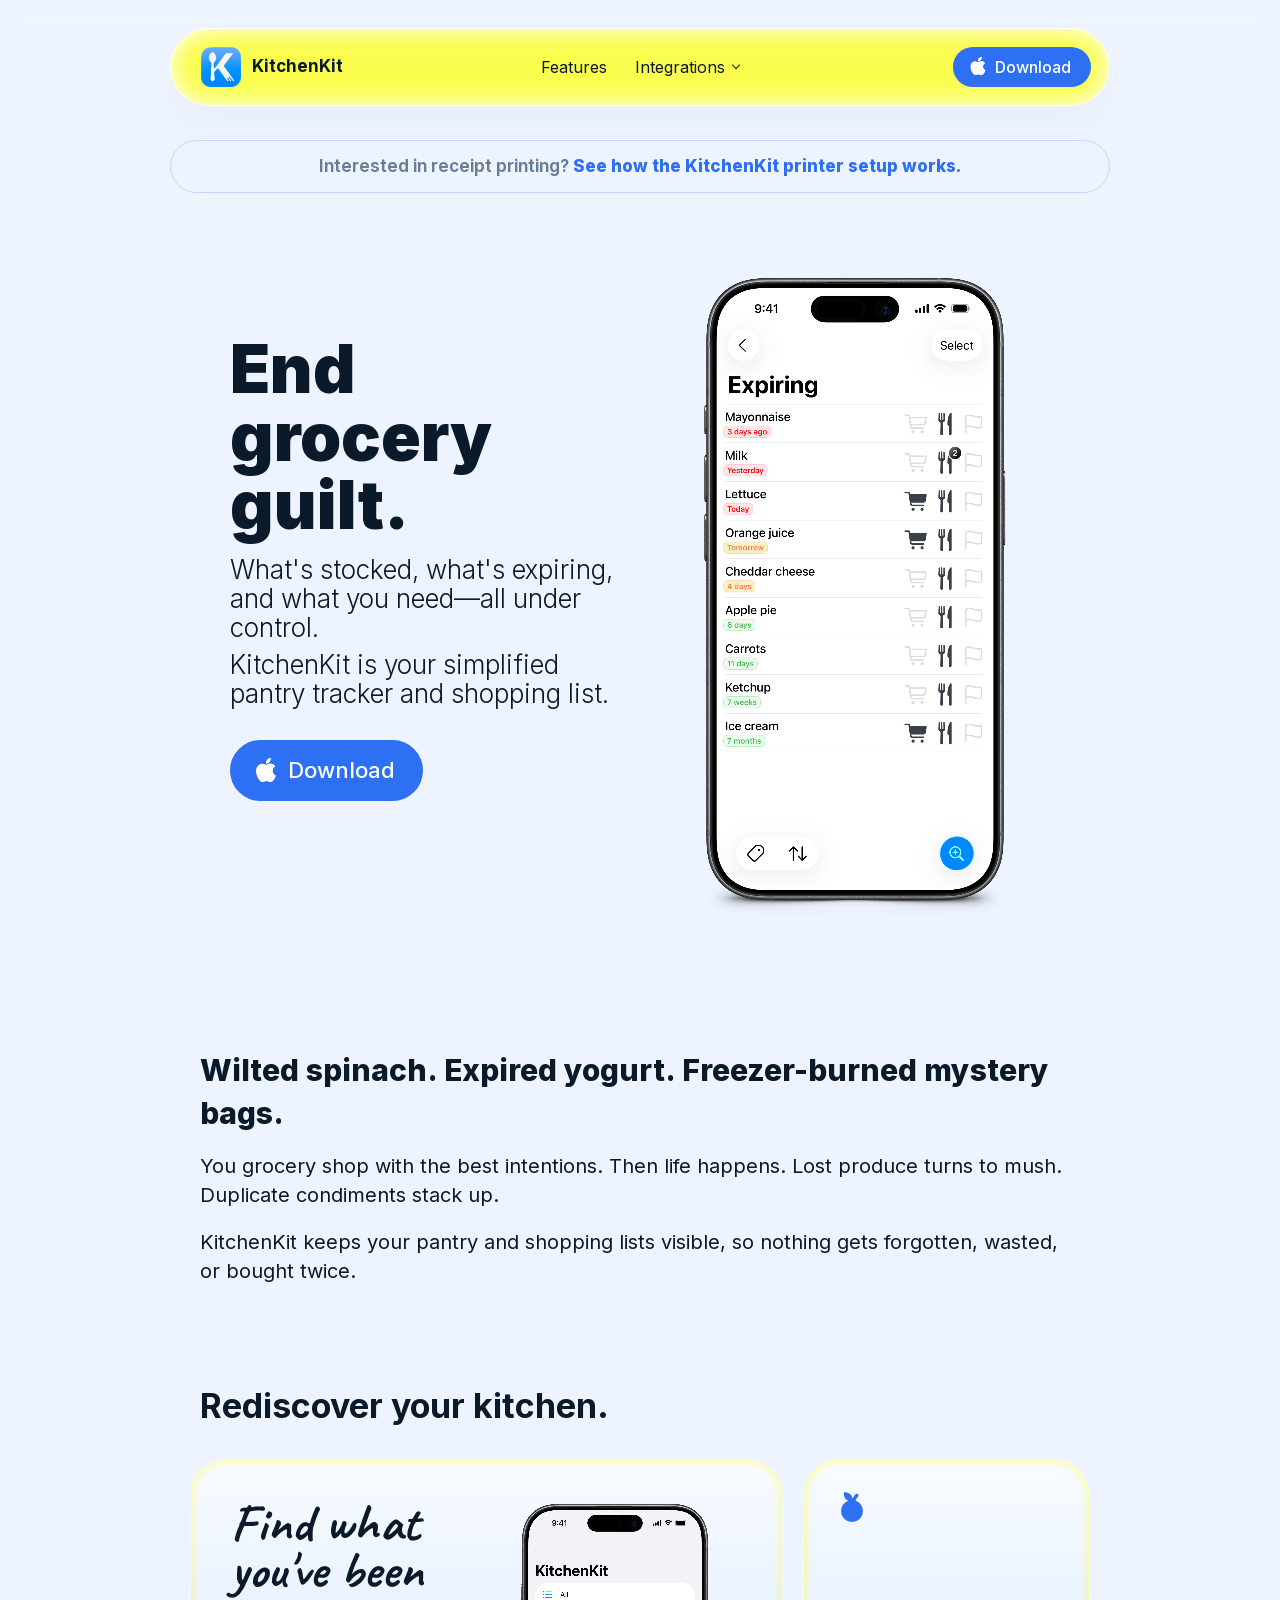
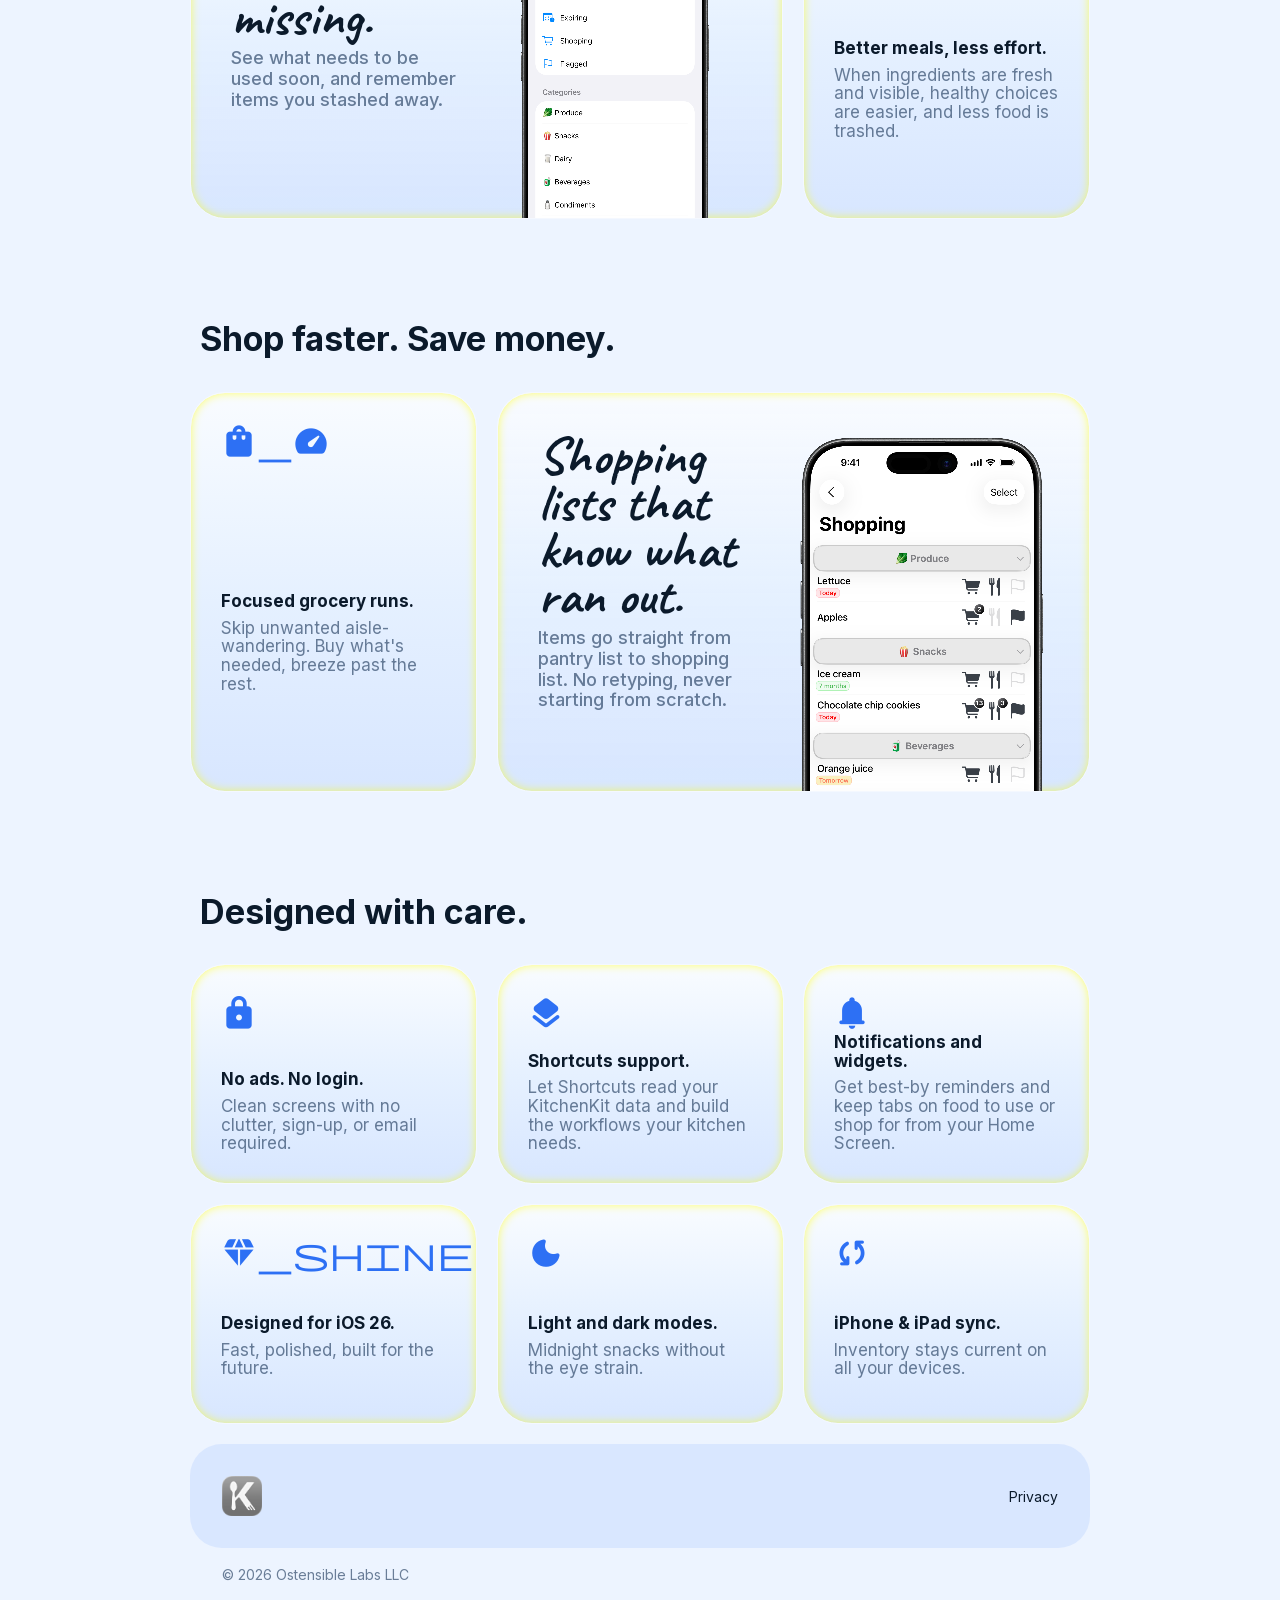
<file: index.html>
<!DOCTYPE html><html lang="en" data-theme="system"><head><meta charSet="utf-8"/><meta name="viewport" content="width=device-width, initial-scale=1"/><link rel="preload" href="/_next/static/media/406d3fc8d5ec9f59-s.p.06~5xv2ritwv5.woff2" as="font" crossorigin="" type="font/woff2"/><link rel="preload" href="/_next/static/media/83afe278b6a6bb3c-s.p.0q-301v4kxxnr.woff2" as="font" crossorigin="" type="font/woff2"/><link rel="preload" href="/_next/static/media/a85fe84266768609-s.p.05b418i5bs~lg.woff2" as="font" crossorigin="" type="font/woff2"/><link rel="stylesheet" href="/_next/static/chunks/15udtnmsn7o_5.css" data-precedence="next"/><link rel="stylesheet" href="/_next/static/chunks/0i_fiq9~obleo.css" data-precedence="next"/><link rel="preload" as="script" fetchPriority="low" href="/_next/static/chunks/0p48-riq~l20h.js"/><script src="/_next/static/chunks/0cjlq94ctcl~c.js" async=""></script><script src="/_next/static/chunks/0.nyih6t2owxs.js" async=""></script><script src="/_next/static/chunks/02fs2wyvw114e.js" async=""></script><script src="/_next/static/chunks/turbopack-04wsvopjh2ehg.js" async=""></script><script src="/_next/static/chunks/03.egb8qn_ih4.js" async=""></script><script src="/_next/static/chunks/0i71lkp~0_t5l.js" async=""></script><script src="/_next/static/chunks/0khyz.9a2lwzv.js" async=""></script><script src="/_next/static/chunks/17ot4vrs5p2jm.js" async=""></script><link rel="preload" href="https://fonts.googleapis.com/css2?family=Material+Symbols+Rounded:opsz,wght,FILL,GRAD@30,600,0..1,0&amp;icon_names=block,check_circle,close,dark_mode,diamond_shine,kitchen,layers,lock,mail,menu,notifications,nutrition,open_in_full,open_in_new,pause,play_arrow,savings,send,shopping_bag_speed,star,sync,target" as="style"/><meta name="apple-itunes-app" content="app-id=6754018760"/><link rel="icon" href="/favicon.png" type="image/png" sizes="48x48"/><meta name="next-size-adjust" content=""/><title>KitchenKit: Grocery Organizer App</title><meta name="description" content="Stop losing groceries in the fridge. KitchenKit helps you track what food you have, see what&#x27;s expiring soon, and shop without buying duplicates."/><meta property="og:title" content="KitchenKit: Grocery Organizer App"/><meta property="og:description" content="Stop losing groceries in the fridge. Track what food you have, see what&#x27;s expiring soon, and shop without buying duplicates."/><meta property="og:url" content="https://kitchenkitapp.com"/><meta property="og:site_name" content="KitchenKit"/><meta property="og:image" content="https://kitchenkitapp.com/assets/kitchenkit-og-1200x630.png"/><meta property="og:image:type" content="image/png"/><meta property="og:image:width" content="1200"/><meta property="og:image:height" content="630"/><meta property="og:image:alt" content="KitchenKit, the grocery organizer app, with its app icon."/><meta property="og:type" content="website"/><meta name="twitter:card" content="summary_large_image"/><meta name="twitter:title" content="KitchenKit: Grocery Organizer App"/><meta name="twitter:description" content="Stop losing groceries in the fridge. Track what food you have, see what&#x27;s expiring soon, and shop without buying duplicates."/><meta name="twitter:image" content="https://kitchenkitapp.com/assets/kitchenkit-og-1200x630.png"/><meta name="twitter:image:alt" content="KitchenKit, the grocery organizer app, with its app icon."/><style id="theme-style">
      :root,
      :root[data-theme="light"] {
        color-scheme: light;
        --color-scheme: light;
        --color-text-primary: oklch(21.42% 0.04 252.78deg);
--color-text-secondary: oklch(34.62% 0.07 256.04deg / 0.64);
--color-fill-0: oklch(100% 0 none);
--color-fill-1: oklch(96.58% 0.02 262.77deg);
--color-fill-2: oklch(92.63% 0.04 264.4deg);
--color-fill-3: oklch(87.94% 0.06 267.05deg);
--color-accent-brand: oklch(57.99% 0.21 262.05deg);
--color-accent-orange: oklch(75.33% 0.17 55.71deg);
--color-accent-green: oklch(73.03% 0.19 147.44deg);
--color-accent-red: oklch(65.42% 0.23 28.66deg);
--color-accent-blue: oklch(60.27% 0.22 257.42deg);
--color-accent-indigo: oklch(52.94% 0.19 278.34deg);
--color-accent-mint: oklch(74.81% 0.13 189.02deg);
--color-accent-purple: oklch(61.49% 0.21 312.42deg);
--color-accent-pink: oklch(64.97% 0.24 17.9deg);
--color-text-accent-brand: oklch(100% 0 none);
      }

      @media (prefers-color-scheme: dark) {
        :root {
          color-scheme: dark;
          --color-scheme: dark;
          --color-text-primary: oklch(97.27% 0.01 266.74deg);
--color-text-secondary: oklch(87.25% 0.05 261.35deg / 0.7);
--color-fill-0: oklch(18.31% 0.03 263.38deg);
--color-fill-1: oklch(20.13% 0.03 263.36deg);
--color-fill-2: oklch(27.42% 0.05 262.63deg);
--color-fill-3: oklch(32.5% 0.06 264.64deg);
--color-accent-brand: oklch(61.2% 0.17 258.48deg);
--color-accent-orange: oklch(76.19% 0.17 57.05deg);
--color-accent-green: oklch(75.55% 0.21 146.98deg);
--color-accent-red: oklch(66.33% 0.22 28.29deg);
--color-accent-blue: oklch(62.42% 0.21 255.48deg);
--color-accent-indigo: oklch(55.64% 0.2 278.15deg);
--color-accent-mint: oklch(85.14% 0.11 192.43deg);
--color-accent-purple: oklch(65.6% 0.23 312.43deg);
--color-accent-pink: oklch(65.77% 0.23 16.02deg);
--color-text-accent-brand: oklch(100% 0 none);
        }
      }

      :root[data-theme="dark"] {
        color-scheme: dark;
        --color-scheme: dark;
        --color-text-primary: oklch(97.27% 0.01 266.74deg);
--color-text-secondary: oklch(87.25% 0.05 261.35deg / 0.7);
--color-fill-0: oklch(18.31% 0.03 263.38deg);
--color-fill-1: oklch(20.13% 0.03 263.36deg);
--color-fill-2: oklch(27.42% 0.05 262.63deg);
--color-fill-3: oklch(32.5% 0.06 264.64deg);
--color-accent-brand: oklch(61.2% 0.17 258.48deg);
--color-accent-orange: oklch(76.19% 0.17 57.05deg);
--color-accent-green: oklch(75.55% 0.21 146.98deg);
--color-accent-red: oklch(66.33% 0.22 28.29deg);
--color-accent-blue: oklch(62.42% 0.21 255.48deg);
--color-accent-indigo: oklch(55.64% 0.2 278.15deg);
--color-accent-mint: oklch(85.14% 0.11 192.43deg);
--color-accent-purple: oklch(65.6% 0.23 312.43deg);
--color-accent-pink: oklch(65.77% 0.23 16.02deg);
--color-text-accent-brand: oklch(100% 0 none);
      }
    </style><link rel="stylesheet" href="https://fonts.googleapis.com/css2?family=Material+Symbols+Rounded:opsz,wght,FILL,GRAD@30,600,0..1,0&amp;icon_names=block,check_circle,close,dark_mode,diamond_shine,kitchen,layers,lock,mail,menu,notifications,nutrition,open_in_full,open_in_new,pause,play_arrow,savings,send,shopping_bag_speed,star,sync,target"/><script src="/_next/static/chunks/03~yq9q893hmn.js" noModule=""></script></head><body class="inter_5972bc34-module__OU16Qa__className"><div hidden=""><!--$--><!--/$--></div><div class="navbar-module__X2QfBG__spacer"></div><div class="navbar-module__X2QfBG__navbarContainer"><nav class="navbar-module__X2QfBG__navbar"><div class="navbar-module__X2QfBG__content"><a class="navbar-module__X2QfBG__appIdentity" href="/"><div class="navbar-module__X2QfBG__appIconContainer"></div><div class="navbar-module__X2QfBG__appName">KitchenKit</div></a><ul class="navbar-module__X2QfBG__navLinks"><li class="navbar-module__X2QfBG__navLinkItem"><a href="/">Features</a></li><li class="navbar-module__X2QfBG__navLinkItem"><details class="navbar-module__X2QfBG__navGroup"><summary>Integrations</summary><ul class="navbar-module__X2QfBG__navDropdown"><li><a href="/trmnl">TRMNL ePaper Display</a></li><li><a href="/printer">Receipt Printer</a></li></ul></details></li></ul><div class="navbar-module__X2QfBG__action"><a href="https://apps.apple.com/app/id6754018760" class="download_action_button-module__mjE9nq__downloadActionButton download_action_button-module__mjE9nq__small" target="_blank" rel="noopener"><div class="download_action_button-module__mjE9nq__label"><div class="download_action_button-module__mjE9nq__appleLogo"><svg xmlns="http://www.w3.org/2000/svg" width="18" height="18" fill="currentColor" viewBox="0 0 16 16"><path d="M11.182.008C11.148-.03 9.923.023 8.857 1.18c-1.066 1.156-.902 2.482-.878 2.516s1.52.087 2.475-1.258.762-2.391.728-2.43m3.314 11.733c-.048-.096-2.325-1.234-2.113-3.422s1.675-2.789 1.698-2.854-.597-.79-1.254-1.157a3.7 3.7 0 0 0-1.563-.434c-.108-.003-.483-.095-1.254.116-.508.139-1.653.589-1.968.607-.316.018-1.256-.522-2.267-.665-.647-.125-1.333.131-1.824.328-.49.196-1.422.754-2.074 2.237-.652 1.482-.311 3.83-.067 4.56s.625 1.924 1.273 2.796c.576.984 1.34 1.667 1.659 1.899s1.219.386 1.843.067c.502-.308 1.408-.485 1.766-.472.357.013 1.061.154 1.782.539.571.197 1.111.115 1.652-.105.541-.221 1.324-1.059 2.238-2.758q.52-1.185.473-1.282"></path><path d="M11.182.008C11.148-.03 9.923.023 8.857 1.18c-1.066 1.156-.902 2.482-.878 2.516s1.52.087 2.475-1.258.762-2.391.728-2.43m3.314 11.733c-.048-.096-2.325-1.234-2.113-3.422s1.675-2.789 1.698-2.854-.597-.79-1.254-1.157a3.7 3.7 0 0 0-1.563-.434c-.108-.003-.483-.095-1.254.116-.508.139-1.653.589-1.968.607-.316.018-1.256-.522-2.267-.665-.647-.125-1.333.131-1.824.328-.49.196-1.422.754-2.074 2.237-.652 1.482-.311 3.83-.067 4.56s.625 1.924 1.273 2.796c.576.984 1.34 1.667 1.659 1.899s1.219.386 1.843.067c.502-.308 1.408-.485 1.766-.472.357.013 1.061.154 1.782.539.571.197 1.111.115 1.652-.105.541-.221 1.324-1.059 2.238-2.758q.52-1.185.473-1.282"></path></svg></div><div class="download_action_button-module__mjE9nq__downloadLabel">Download</div></div></a></div><button type="button" class="navbar-module__X2QfBG__mobileMenuButton" aria-label="Open menu" aria-expanded="false" aria-controls="mobile-navigation-menu"><span class="material-symbols-rounded icon-module__fq8PUW__icon icon-module__fq8PUW__iconOutlined " style="font-size:24px">menu</span></button></div></nav></div><script type="application/ld+json">{"@context":"https://schema.org","@type":["SoftwareApplication","MobileApplication"],"name":"KitchenKit","description":"Stop losing groceries in the fridge. KitchenKit helps you track what food you have, see what's expiring soon, and shop without buying duplicates.","applicationCategory":"LifestyleApplication","operatingSystem":"iOS, iPadOS","url":"https://kitchenkitapp.com","downloadUrl":"https://apps.apple.com/app/id6754018760","offers":{"@type":"Offer","price":0,"priceCurrency":"USD"}}</script><section class="section-module__MNCEUG__section" style="padding-top:36px"><div class="page-module__LOFOpW__receiptBanner">Interested in receipt printing?<!-- --> <a href="/printer" class="page-module__LOFOpW__receiptBannerLink">See how the KitchenKit printer setup works.</a></div></section><section class="section-module__MNCEUG__section" style="margin-top:0;padding-top:56px"><div class="hero-module__C0jTtW__hero"><div class="hero-module__C0jTtW__content"><h1 class="hero-module__C0jTtW__title undefined">End grocery guilt.</h1><p class="hero-module__C0jTtW__subtitle">What&#x27;s stocked, what&#x27;s expiring, and what you need—all under control.<span style="display:block;margin-top:0.35em">KitchenKit is your simplified pantry tracker and shopping list.</span></p><div class="hero-module__C0jTtW__action"><a href="https://apps.apple.com/app/id6754018760" class="download_action_button-module__mjE9nq__downloadActionButton download_action_button-module__mjE9nq__large" target="_blank" rel="noopener"><div class="download_action_button-module__mjE9nq__label"><div class="download_action_button-module__mjE9nq__appleLogo"><svg xmlns="http://www.w3.org/2000/svg" width="24" height="24" fill="currentColor" viewBox="0 0 16 16"><path d="M11.182.008C11.148-.03 9.923.023 8.857 1.18c-1.066 1.156-.902 2.482-.878 2.516s1.52.087 2.475-1.258.762-2.391.728-2.43m3.314 11.733c-.048-.096-2.325-1.234-2.113-3.422s1.675-2.789 1.698-2.854-.597-.79-1.254-1.157a3.7 3.7 0 0 0-1.563-.434c-.108-.003-.483-.095-1.254.116-.508.139-1.653.589-1.968.607-.316.018-1.256-.522-2.267-.665-.647-.125-1.333.131-1.824.328-.49.196-1.422.754-2.074 2.237-.652 1.482-.311 3.83-.067 4.56s.625 1.924 1.273 2.796c.576.984 1.34 1.667 1.659 1.899s1.219.386 1.843.067c.502-.308 1.408-.485 1.766-.472.357.013 1.061.154 1.782.539.571.197 1.111.115 1.652-.105.541-.221 1.324-1.059 2.238-2.758q.52-1.185.473-1.282"></path><path d="M11.182.008C11.148-.03 9.923.023 8.857 1.18c-1.066 1.156-.902 2.482-.878 2.516s1.52.087 2.475-1.258.762-2.391.728-2.43m3.314 11.733c-.048-.096-2.325-1.234-2.113-3.422s1.675-2.789 1.698-2.854-.597-.79-1.254-1.157a3.7 3.7 0 0 0-1.563-.434c-.108-.003-.483-.095-1.254.116-.508.139-1.653.589-1.968.607-.316.018-1.256-.522-2.267-.665-.647-.125-1.333.131-1.824.328-.49.196-1.422.754-2.074 2.237-.652 1.482-.311 3.83-.067 4.56s.625 1.924 1.273 2.796c.576.984 1.34 1.667 1.659 1.899s1.219.386 1.843.067c.502-.308 1.408-.485 1.766-.472.357.013 1.061.154 1.782.539.571.197 1.111.115 1.652-.105.541-.221 1.324-1.059 2.238-2.758q.52-1.185.473-1.282"></path></svg></div><div class="download_action_button-module__mjE9nq__downloadLabel">Download</div></div></a></div></div><div class="hero-module__C0jTtW__media"><div class="hero_image-module__nOVdra__heroImage"><div class="hero_image-module__nOVdra__shadow" style="--bottom-offset:0px"><img alt="" loading="lazy" width="592" height="68" decoding="async" data-nimg="1" style="color:transparent;width:100%;height:auto" src="/app_view/iphone_shadow.png"/></div><canvas class="hero_image-module__nOVdra__imageCanvas" aria-label="KitchenKit iPhone app showing expiring food items organized by category with color-coded dates."></canvas></div></div></div></section><section class="section-module__MNCEUG__section"><div style="width:100%;padding:0 30px;font-size:20px;line-height:1.45"><p style="font-weight:800;font-size:30px">Wilted spinach. Expired yogurt. Freezer-burned mystery bags.</p><p style="margin-top:16px">You grocery shop with the best intentions. Then life happens. Lost produce turns to mush. Duplicate condiments stack up.</p><p style="margin-top:18px">KitchenKit keeps your pantry and shopping lists visible, so nothing gets forgotten, wasted, or bought twice.</p></div></section><section class="section-module__MNCEUG__section" id="features"><h2 class="section-module__MNCEUG__title">Rediscover your kitchen.</h2><div class="card_grid-module__MYVjaq__cardGrid" style="--card-height:360px"><figure class="shared-module__Prmz1W__gridCardItem shared-module__Prmz1W__twoThirds"><div class="stacked_card-module__vKp07a__content stacked_card-module__vKp07a__reverse"><div class="stacked_card-module__vKp07a__media"></div><div class="stacked_card-module__vKp07a__text stacked_card-module__vKp07a__reverse stacked_card-module__vKp07a__leading"><div class="stacked_card-module__vKp07a__textContent"><h2 class="stacked_card-module__vKp07a__title whimsicalFont caveat_79ef359-module__NsTana__className stacked_card-module__vKp07a__whimsical">Find what you&#x27;ve been missing.</h2><p class="stacked_card-module__vKp07a__description">See what needs to be used soon, and remember items you stashed away.</p></div></div></div></figure><figure class="shared-module__Prmz1W__gridCardItem shared-module__Prmz1W__third"><div class="icon_card-module__-dRvYq__iconCard"><div class="icon_card-module__-dRvYq__icon" aria-hidden="true"><span class="material-symbols-rounded icon-module__fq8PUW__icon icon-module__fq8PUW__iconFilled icon-module__fq8PUW__large">nutrition</span></div><div class="icon_card-module__-dRvYq__info"><h2 class="icon_card-module__-dRvYq__title ">Better meals, less effort.</h2><p class="icon_card-module__-dRvYq__description">When ingredients are fresh and visible, healthy choices are easier, and less food is trashed.</p></div></div></figure></div></section><section class="section-module__MNCEUG__section"><h2 class="section-module__MNCEUG__title">Shop faster. Save money.</h2><div class="card_grid-module__MYVjaq__cardGrid" style="--card-height:400px"><figure class="shared-module__Prmz1W__gridCardItem shared-module__Prmz1W__third"><div class="icon_card-module__-dRvYq__iconCard"><div class="icon_card-module__-dRvYq__icon" aria-hidden="true"><span class="material-symbols-rounded icon-module__fq8PUW__icon icon-module__fq8PUW__iconFilled icon-module__fq8PUW__large">shopping_bag_speed</span></div><div class="icon_card-module__-dRvYq__info"><h2 class="icon_card-module__-dRvYq__title ">Focused grocery runs.</h2><p class="icon_card-module__-dRvYq__description">Skip unwanted aisle-wandering. Buy what&#x27;s needed, breeze past the rest.</p></div></div></figure><figure class="shared-module__Prmz1W__gridCardItem shared-module__Prmz1W__twoThirds"><div class="stacked_card-module__vKp07a__content stacked_card-module__vKp07a__reverse"><div class="stacked_card-module__vKp07a__media"></div><div class="stacked_card-module__vKp07a__text stacked_card-module__vKp07a__reverse stacked_card-module__vKp07a__leading"><div class="stacked_card-module__vKp07a__textContent"><h2 class="stacked_card-module__vKp07a__title whimsicalFont caveat_79ef359-module__NsTana__className stacked_card-module__vKp07a__whimsical">Shopping lists that know what ran out.</h2><p class="stacked_card-module__vKp07a__description">Items go straight from pantry list to shopping list. No retyping, never starting from scratch.</p></div></div></div></figure></div></section><section class="section-module__MNCEUG__section"><h2 class="section-module__MNCEUG__title">Designed with care.</h2><div class="card_grid-module__MYVjaq__cardGrid" style="--card-height:220px"><figure class="shared-module__Prmz1W__gridCardItem shared-module__Prmz1W__third"><div class="icon_card-module__-dRvYq__iconCard"><div class="icon_card-module__-dRvYq__icon" aria-hidden="true"><span class="material-symbols-rounded icon-module__fq8PUW__icon icon-module__fq8PUW__iconFilled icon-module__fq8PUW__large">lock</span></div><div class="icon_card-module__-dRvYq__info"><h2 class="icon_card-module__-dRvYq__title ">No ads. No login.</h2><p class="icon_card-module__-dRvYq__description">Clean screens with no clutter, sign-up, or email required.</p></div></div></figure><figure class="shared-module__Prmz1W__gridCardItem shared-module__Prmz1W__third"><div class="icon_card-module__-dRvYq__iconCard"><div class="icon_card-module__-dRvYq__icon" aria-hidden="true"><span class="material-symbols-rounded icon-module__fq8PUW__icon icon-module__fq8PUW__iconFilled icon-module__fq8PUW__large">layers</span></div><div class="icon_card-module__-dRvYq__info"><h2 class="icon_card-module__-dRvYq__title ">Shortcuts support.</h2><p class="icon_card-module__-dRvYq__description">Let Shortcuts read your KitchenKit data and build the workflows your kitchen needs.</p></div></div></figure><figure class="shared-module__Prmz1W__gridCardItem shared-module__Prmz1W__third"><div class="icon_card-module__-dRvYq__iconCard"><div class="icon_card-module__-dRvYq__icon" aria-hidden="true"><span class="material-symbols-rounded icon-module__fq8PUW__icon icon-module__fq8PUW__iconFilled icon-module__fq8PUW__large">notifications</span></div><div class="icon_card-module__-dRvYq__info"><h2 class="icon_card-module__-dRvYq__title ">Notifications and widgets.</h2><p class="icon_card-module__-dRvYq__description">Get best-by reminders and keep tabs on food to use or shop for from your Home Screen.</p></div></div></figure><figure class="shared-module__Prmz1W__gridCardItem shared-module__Prmz1W__third"><div class="icon_card-module__-dRvYq__iconCard"><div class="icon_card-module__-dRvYq__icon" aria-hidden="true"><span class="material-symbols-rounded icon-module__fq8PUW__icon icon-module__fq8PUW__iconFilled icon-module__fq8PUW__large">diamond_shine</span></div><div class="icon_card-module__-dRvYq__info"><h2 class="icon_card-module__-dRvYq__title ">Designed for iOS 26.</h2><p class="icon_card-module__-dRvYq__description">Fast, polished, built for the future.</p></div></div></figure><figure class="shared-module__Prmz1W__gridCardItem shared-module__Prmz1W__third"><div class="icon_card-module__-dRvYq__iconCard"><div class="icon_card-module__-dRvYq__icon" aria-hidden="true"><span class="material-symbols-rounded icon-module__fq8PUW__icon icon-module__fq8PUW__iconFilled icon-module__fq8PUW__large">dark_mode</span></div><div class="icon_card-module__-dRvYq__info"><h2 class="icon_card-module__-dRvYq__title ">Light and dark modes.</h2><p class="icon_card-module__-dRvYq__description">Midnight snacks without the eye strain.</p></div></div></figure><figure class="shared-module__Prmz1W__gridCardItem shared-module__Prmz1W__third"><div class="icon_card-module__-dRvYq__iconCard"><div class="icon_card-module__-dRvYq__icon" aria-hidden="true"><span class="material-symbols-rounded icon-module__fq8PUW__icon icon-module__fq8PUW__iconFilled icon-module__fq8PUW__large">sync</span></div><div class="icon_card-module__-dRvYq__info"><h2 class="icon_card-module__-dRvYq__title ">iPhone &amp; iPad sync.</h2><p class="icon_card-module__-dRvYq__description">Inventory stays current on all your devices.</p></div></div></figure></div></section><!--$--><!--/$--><footer class="compact_footer-module__0-qQYW__compactFooter"><div class="compact_footer-module__0-qQYW__main"><div aria-hidden="true"></div><div class="compact_footer-module__0-qQYW__links"><ul class="compact_footer-module__0-qQYW__links"><li><a href="/privacy" class="compact_footer-module__0-qQYW__link" target="_self">Privacy</a></li></ul></div></div><div class="compact_footer-module__0-qQYW__footnotes"><div>© 2026 Ostensible Labs LLC</div><div></div></div></footer><script src="/_next/static/chunks/0p48-riq~l20h.js" id="_R_" async=""></script><script>(self.__next_f=self.__next_f||[]).push([0])</script><script>self.__next_f.push([1,"1:\"$Sreact.fragment\"\n2:I[63007,[\"/_next/static/chunks/03.egb8qn_ih4.js\",\"/_next/static/chunks/0i71lkp~0_t5l.js\"],\"default\"]\n3:I[27620,[\"/_next/static/chunks/03.egb8qn_ih4.js\",\"/_next/static/chunks/0i71lkp~0_t5l.js\"],\"default\"]\na:I[25559,[],\"default\",1]\n:HL[\"/_next/static/chunks/15udtnmsn7o_5.css\",\"style\"]\n:HL[\"/_next/static/chunks/0i_fiq9~obleo.css\",\"style\"]\n:HL[\"/_next/static/media/406d3fc8d5ec9f59-s.p.06~5xv2ritwv5.woff2\",\"font\",{\"crossOrigin\":\"\",\"type\":\"font/woff2\"}]\n:HL[\"/_next/static/media/83afe278b6a6bb3c-s.p.0q-301v4kxxnr.woff2\",\"font\",{\"crossOrigin\":\"\",\"type\":\"font/woff2\"}]\n:HL[\"/_next/static/media/a85fe84266768609-s.p.05b418i5bs~lg.woff2\",\"font\",{\"crossOrigin\":\"\",\"type\":\"font/woff2\"}]\n4:Tae2,"])</script><script>self.__next_f.push([1,"\n      :root,\n      :root[data-theme=\"light\"] {\n        color-scheme: light;\n        --color-scheme: light;\n        --color-text-primary: oklch(21.42% 0.04 252.78deg);\n--color-text-secondary: oklch(34.62% 0.07 256.04deg / 0.64);\n--color-fill-0: oklch(100% 0 none);\n--color-fill-1: oklch(96.58% 0.02 262.77deg);\n--color-fill-2: oklch(92.63% 0.04 264.4deg);\n--color-fill-3: oklch(87.94% 0.06 267.05deg);\n--color-accent-brand: oklch(57.99% 0.21 262.05deg);\n--color-accent-orange: oklch(75.33% 0.17 55.71deg);\n--color-accent-green: oklch(73.03% 0.19 147.44deg);\n--color-accent-red: oklch(65.42% 0.23 28.66deg);\n--color-accent-blue: oklch(60.27% 0.22 257.42deg);\n--color-accent-indigo: oklch(52.94% 0.19 278.34deg);\n--color-accent-mint: oklch(74.81% 0.13 189.02deg);\n--color-accent-purple: oklch(61.49% 0.21 312.42deg);\n--color-accent-pink: oklch(64.97% 0.24 17.9deg);\n--color-text-accent-brand: oklch(100% 0 none);\n      }\n\n      @media (prefers-color-scheme: dark) {\n        :root {\n          color-scheme: dark;\n          --color-scheme: dark;\n          --color-text-primary: oklch(97.27% 0.01 266.74deg);\n--color-text-secondary: oklch(87.25% 0.05 261.35deg / 0.7);\n--color-fill-0: oklch(18.31% 0.03 263.38deg);\n--color-fill-1: oklch(20.13% 0.03 263.36deg);\n--color-fill-2: oklch(27.42% 0.05 262.63deg);\n--color-fill-3: oklch(32.5% 0.06 264.64deg);\n--color-accent-brand: oklch(61.2% 0.17 258.48deg);\n--color-accent-orange: oklch(76.19% 0.17 57.05deg);\n--color-accent-green: oklch(75.55% 0.21 146.98deg);\n--color-accent-red: oklch(66.33% 0.22 28.29deg);\n--color-accent-blue: oklch(62.42% 0.21 255.48deg);\n--color-accent-indigo: oklch(55.64% 0.2 278.15deg);\n--color-accent-mint: oklch(85.14% 0.11 192.43deg);\n--color-accent-purple: oklch(65.6% 0.23 312.43deg);\n--color-accent-pink: oklch(65.77% 0.23 16.02deg);\n--color-text-accent-brand: oklch(100% 0 none);\n        }\n      }\n\n      :root[data-theme=\"dark\"] {\n        color-scheme: dark;\n        --color-scheme: dark;\n        --color-text-primary: oklch(97.27% 0.01 266.74deg);\n--color-text-secondary: oklch(87.25% 0.05 261.35deg / 0.7);\n--color-fill-0: oklch(18.31% 0.03 263.38deg);\n--color-fill-1: oklch(20.13% 0.03 263.36deg);\n--color-fill-2: oklch(27.42% 0.05 262.63deg);\n--color-fill-3: oklch(32.5% 0.06 264.64deg);\n--color-accent-brand: oklch(61.2% 0.17 258.48deg);\n--color-accent-orange: oklch(76.19% 0.17 57.05deg);\n--color-accent-green: oklch(75.55% 0.21 146.98deg);\n--color-accent-red: oklch(66.33% 0.22 28.29deg);\n--color-accent-blue: oklch(62.42% 0.21 255.48deg);\n--color-accent-indigo: oklch(55.64% 0.2 278.15deg);\n--color-accent-mint: oklch(85.14% 0.11 192.43deg);\n--color-accent-purple: oklch(65.6% 0.23 312.43deg);\n--color-accent-pink: oklch(65.77% 0.23 16.02deg);\n--color-text-accent-brand: oklch(100% 0 none);\n      }\n    "])</script><script>self.__next_f.push([1,"0:{\"P\":null,\"c\":[\"\",\"\"],\"q\":\"\",\"i\":false,\"f\":[[[\"\",{\"children\":[\"(main)\",{\"children\":[\"__PAGE__\",{}]},\"$undefined\",\"$undefined\",16]}],[[\"$\",\"$1\",\"c\",{\"children\":[null,[\"$\",\"$L2\",null,{\"parallelRouterKey\":\"children\",\"error\":\"$undefined\",\"errorStyles\":\"$undefined\",\"errorScripts\":\"$undefined\",\"template\":[\"$\",\"$L3\",null,{}],\"templateStyles\":\"$undefined\",\"templateScripts\":\"$undefined\",\"notFound\":[[[\"$\",\"title\",null,{\"children\":\"404: This page could not be found.\"}],[\"$\",\"div\",null,{\"style\":{\"fontFamily\":\"system-ui,\\\"Segoe UI\\\",Roboto,Helvetica,Arial,sans-serif,\\\"Apple Color Emoji\\\",\\\"Segoe UI Emoji\\\"\",\"height\":\"100vh\",\"textAlign\":\"center\",\"display\":\"flex\",\"flexDirection\":\"column\",\"alignItems\":\"center\",\"justifyContent\":\"center\"},\"children\":[\"$\",\"div\",null,{\"children\":[[\"$\",\"style\",null,{\"dangerouslySetInnerHTML\":{\"__html\":\"body{color:#000;background:#fff;margin:0}.next-error-h1{border-right:1px solid rgba(0,0,0,.3)}@media (prefers-color-scheme:dark){body{color:#fff;background:#000}.next-error-h1{border-right:1px solid rgba(255,255,255,.3)}}\"}}],[\"$\",\"h1\",null,{\"className\":\"next-error-h1\",\"style\":{\"display\":\"inline-block\",\"margin\":\"0 20px 0 0\",\"padding\":\"0 23px 0 0\",\"fontSize\":24,\"fontWeight\":500,\"verticalAlign\":\"top\",\"lineHeight\":\"49px\"},\"children\":404}],[\"$\",\"div\",null,{\"style\":{\"display\":\"inline-block\"},\"children\":[\"$\",\"h2\",null,{\"style\":{\"fontSize\":14,\"fontWeight\":400,\"lineHeight\":\"49px\",\"margin\":0},\"children\":\"This page could not be found.\"}]}]]}]}]],[]],\"forbidden\":\"$undefined\",\"unauthorized\":\"$undefined\"}]]}],{\"children\":[[\"$\",\"$1\",\"c\",{\"children\":[[[\"$\",\"link\",\"0\",{\"rel\":\"stylesheet\",\"href\":\"/_next/static/chunks/15udtnmsn7o_5.css\",\"precedence\":\"next\",\"crossOrigin\":\"$undefined\",\"nonce\":\"$undefined\"}],[\"$\",\"link\",\"1\",{\"rel\":\"stylesheet\",\"href\":\"/_next/static/chunks/0i_fiq9~obleo.css\",\"precedence\":\"next\",\"crossOrigin\":\"$undefined\",\"nonce\":\"$undefined\"}],[\"$\",\"script\",\"script-0\",{\"src\":\"/_next/static/chunks/0khyz.9a2lwzv.js\",\"async\":true,\"nonce\":\"$undefined\"}]],[\"$\",\"html\",null,{\"lang\":\"en\",\"data-theme\":\"system\",\"children\":[[\"$\",\"head\",null,{\"children\":[[\"$\",\"meta\",null,{\"name\":\"apple-itunes-app\",\"content\":\"app-id=6754018760\"}],[\"$\",\"link\",null,{\"rel\":\"icon\",\"href\":\"/favicon.png\",\"type\":\"image/png\",\"sizes\":\"48x48\"}],[\"$\",\"style\",null,{\"id\":\"theme-style\",\"suppressHydrationWarning\":true,\"children\":\"$4\"}],\"$L5\"]}],\"$L6\"]}]]}],{\"children\":[\"$L7\",{},null,false,null]},null,false,null]},null,false,\"$@8\"],\"$L9\",false]],\"m\":\"$undefined\",\"G\":[\"$a\",[]],\"S\":true,\"h\":null,\"s\":\"$undefined\",\"l\":\"$undefined\",\"p\":\"$undefined\",\"d\":\"$undefined\",\"b\":\"s0GFYqSsdE5pCLeGksAww\"}\n"])</script><script>self.__next_f.push([1,"b:I[96003,[\"/_next/static/chunks/0khyz.9a2lwzv.js\"],\"ThemeProvider\"]\nc:I[26007,[\"/_next/static/chunks/0khyz.9a2lwzv.js\"],\"Navbar\"]\nd:I[43038,[\"/_next/static/chunks/0khyz.9a2lwzv.js\"],\"AppIcon\"]\ne:I[37994,[\"/_next/static/chunks/0khyz.9a2lwzv.js\",\"/_next/static/chunks/17ot4vrs5p2jm.js\"],\"DownloadActionLink\"]\nf:I[60884,[\"/_next/static/chunks/0khyz.9a2lwzv.js\"],\"TelemetryDeckAnalytics\"]\n10:I[46960,[\"/_next/static/chunks/0khyz.9a2lwzv.js\",\"/_next/static/chunks/17ot4vrs5p2jm.js\"],\"HeroImage\"]\n11:I[42602,[\"/_next/static/chunks/0khyz.9a2lwzv.js\",\"/_next/static/chunks/17ot4vrs5p2jm.js\"],\"StackedCardImage\"]\n19:I[95932,[\"/_next/static/chunks/03.egb8qn_ih4.js\",\"/_next/static/chunks/0i71lkp~0_t5l.js\"],\"ViewportBoundary\"]\n1b:I[95932,[\"/_next/static/chunks/03.egb8qn_ih4.js\",\"/_next/static/chunks/0i71lkp~0_t5l.js\"],\"MetadataBoundary\"]\n1c:\"$Sreact.suspense\"\n:HL[\"https://fonts.googleapis.com/css2?family=Material+Symbols+Rounded:opsz,wght,FILL,GRAD@30,600,0..1,0\u0026icon_names=block,check_circle,close,dark_mode,diamond_shine,kitchen,layers,lock,mail,menu,notifications,nutrition,open_in_full,open_in_new,pause,play_arrow,savings,send,shopping_bag_speed,star,sync,target\",\"style\"]\n5:[\"$\",\"link\",null,{\"rel\":\"stylesheet\",\"href\":\"https://fonts.googleapis.com/css2?family=Material+Symbols+Rounded:opsz,wght,FILL,GRAD@30,600,0..1,0\u0026icon_names=block,check_circle,close,dark_mode,diamond_shine,kitchen,layers,lock,mail,menu,notifications,nutrition,open_in_full,open_in_new,pause,play_arrow,savings,send,shopping_bag_speed,star,sync,target\"}]\n"])</script><script>self.__next_f.push([1,"6:[\"$\",\"body\",null,{\"className\":\"inter_5972bc34-module__OU16Qa__className\",\"children\":[[\"$\",\"$Lb\",null,{\"children\":[[[\"$\",\"$Lc\",null,{\"icon\":[\"$\",\"$Ld\",null,{\"src\":\"/app_view/app-icon.png\"}],\"appName\":\"KitchenKit\",\"links\":[{\"label\":\"Features\",\"href\":\"/\"},{\"label\":\"Integrations\",\"links\":[{\"label\":\"TRMNL ePaper Display\",\"href\":\"/trmnl\"},{\"label\":\"Receipt Printer\",\"href\":\"/printer\"}]}],\"action\":[\"$\",\"$Le\",null,{\"href\":\"https://apps.apple.com/app/id6754018760\",\"label\":\"Download\",\"size\":\"small\",\"analyticsSource\":\"navbar\",\"appleLogoSize\":18,\"telemetryDeckAppID\":\"FBB99913-7A0A-473D-85CB-E30CD6250102\"}]}],[\"$\",\"$L2\",null,{\"parallelRouterKey\":\"children\",\"error\":\"$undefined\",\"errorStyles\":\"$undefined\",\"errorScripts\":\"$undefined\",\"template\":[\"$\",\"$L3\",null,{}],\"templateStyles\":\"$undefined\",\"templateScripts\":\"$undefined\",\"notFound\":[[[\"$\",\"title\",null,{\"children\":\"404: This page could not be found.\"}],[\"$\",\"div\",null,{\"style\":\"$0:f:0:1:0:props:children:1:props:notFound:0:1:props:style\",\"children\":[\"$\",\"div\",null,{\"children\":[[\"$\",\"style\",null,{\"dangerouslySetInnerHTML\":{\"__html\":\"body{color:#000;background:#fff;margin:0}.next-error-h1{border-right:1px solid rgba(0,0,0,.3)}@media (prefers-color-scheme:dark){body{color:#fff;background:#000}.next-error-h1{border-right:1px solid rgba(255,255,255,.3)}}\"}}],[\"$\",\"h1\",null,{\"className\":\"next-error-h1\",\"style\":\"$0:f:0:1:0:props:children:1:props:notFound:0:1:props:children:props:children:1:props:style\",\"children\":404}],[\"$\",\"div\",null,{\"style\":\"$0:f:0:1:0:props:children:1:props:notFound:0:1:props:children:props:children:2:props:style\",\"children\":[\"$\",\"h2\",null,{\"style\":\"$0:f:0:1:0:props:children:1:props:notFound:0:1:props:children:props:children:2:props:children:props:style\",\"children\":\"This page could not be found.\"}]}]]}]}]],[]],\"forbidden\":\"$undefined\",\"unauthorized\":\"$undefined\"}],[\"$\",\"footer\",null,{\"className\":\"compact_footer-module__0-qQYW__compactFooter\",\"children\":[[\"$\",\"div\",null,{\"className\":\"compact_footer-module__0-qQYW__main\",\"children\":[[\"$\",\"div\",null,{\"className\":\"$undefined\",\"aria-hidden\":\"true\",\"children\":[\"$\",\"$Ld\",null,{\"src\":\"/app_view/app-icon.png\",\"filter\":\"grayscale\"}]}],[\"$\",\"div\",null,{\"className\":\"compact_footer-module__0-qQYW__links\",\"children\":[\"$\",\"ul\",null,{\"className\":\"compact_footer-module__0-qQYW__links\",\"children\":[[\"$\",\"li\",\"/privacy\",{\"children\":[\"$\",\"a\",null,{\"href\":\"/privacy\",\"className\":\"compact_footer-module__0-qQYW__link\",\"target\":\"_self\",\"rel\":\"$undefined\",\"children\":\"Privacy\"}]}]]}]}]]}],[\"$\",\"div\",null,{\"className\":\"compact_footer-module__0-qQYW__footnotes\",\"children\":[[\"$\",\"div\",null,{\"className\":\"$undefined\",\"children\":\"© 2026 Ostensible Labs LLC\"}],[\"$\",\"div\",null,{\"className\":\"$undefined\",\"children\":\"$undefined\"}]]}]]}]],false]}],[\"$\",\"$Lf\",null,{\"appID\":\"FBB99913-7A0A-473D-85CB-E30CD6250102\"}]]}]\n"])</script><script>self.__next_f.push([1,"7:[\"$\",\"$1\",\"c\",{\"children\":[[[\"$\",\"script\",null,{\"type\":\"application/ld+json\",\"dangerouslySetInnerHTML\":{\"__html\":\"{\\\"@context\\\":\\\"https://schema.org\\\",\\\"@type\\\":[\\\"SoftwareApplication\\\",\\\"MobileApplication\\\"],\\\"name\\\":\\\"KitchenKit\\\",\\\"description\\\":\\\"Stop losing groceries in the fridge. KitchenKit helps you track what food you have, see what's expiring soon, and shop without buying duplicates.\\\",\\\"applicationCategory\\\":\\\"LifestyleApplication\\\",\\\"operatingSystem\\\":\\\"iOS, iPadOS\\\",\\\"url\\\":\\\"https://kitchenkitapp.com\\\",\\\"downloadUrl\\\":\\\"https://apps.apple.com/app/id6754018760\\\",\\\"offers\\\":{\\\"@type\\\":\\\"Offer\\\",\\\"price\\\":0,\\\"priceCurrency\\\":\\\"USD\\\"}}\"}}],[\"$\",\"section\",null,{\"className\":\"section-module__MNCEUG__section\",\"id\":\"$undefined\",\"style\":{\"marginTop\":\"$undefined\",\"paddingTop\":36,\"paddingBottom\":\"$undefined\"},\"children\":[\"$undefined\",[\"$\",\"div\",null,{\"className\":\"page-module__LOFOpW__receiptBanner\",\"children\":[\"Interested in receipt printing?\",\" \",[\"$\",\"a\",null,{\"href\":\"/printer\",\"className\":\"page-module__LOFOpW__receiptBannerLink\",\"children\":\"See how the KitchenKit printer setup works.\"}]]}]]}],[\"$\",\"section\",null,{\"className\":\"section-module__MNCEUG__section\",\"id\":\"$undefined\",\"style\":{\"marginTop\":0,\"paddingTop\":56,\"paddingBottom\":\"$undefined\"},\"children\":[\"$undefined\",[\"$\",\"div\",null,{\"className\":\"hero-module__C0jTtW__hero\",\"children\":[[\"$\",\"div\",null,{\"className\":\"hero-module__C0jTtW__content\",\"children\":[\"$undefined\",[\"$\",\"h1\",null,{\"className\":\"hero-module__C0jTtW__title undefined\",\"children\":\"End grocery guilt.\"}],[\"$\",\"p\",null,{\"className\":\"hero-module__C0jTtW__subtitle\",\"children\":[\"What's stocked, what's expiring, and what you need—all under control.\",[\"$\",\"span\",null,{\"style\":{\"display\":\"block\",\"marginTop\":\"0.35em\"},\"children\":\"KitchenKit is your simplified pantry tracker and shopping list.\"}]]}],[\"$\",\"div\",null,{\"className\":\"hero-module__C0jTtW__action\",\"children\":[\"$\",\"$Le\",null,{\"href\":\"https://apps.apple.com/app/id6754018760\",\"label\":\"Download\",\"size\":\"large\",\"analyticsSource\":\"homepageHero\",\"appleLogoSize\":24,\"telemetryDeckAppID\":\"FBB99913-7A0A-473D-85CB-E30CD6250102\"}]}]]}],[\"$\",\"div\",null,{\"className\":\"hero-module__C0jTtW__media\",\"children\":[\"$\",\"$L10\",null,{\"src\":\"/app_view/screenshots/Screenshot_8.png\",\"srcset\":[{\"src\":\"/app_view/screenshots/Screenshot_7.png\",\"theme\":\"dark\"}],\"bezel\":\"iPhone 17 Black\",\"alt\":\"KitchenKit iPhone app showing expiring food items organized by category with color-coded dates.\"}]}]]}]]}],[\"$\",\"section\",null,{\"className\":\"section-module__MNCEUG__section\",\"id\":\"$undefined\",\"style\":{\"marginTop\":\"$undefined\",\"paddingTop\":\"$undefined\",\"paddingBottom\":\"$undefined\"},\"children\":[\"$undefined\",[\"$\",\"div\",null,{\"style\":{\"width\":\"100%\",\"padding\":\"0 30px\",\"fontSize\":\"20px\",\"lineHeight\":1.45},\"children\":[[\"$\",\"p\",null,{\"style\":{\"fontWeight\":800,\"fontSize\":\"30px\"},\"children\":\"Wilted spinach. Expired yogurt. Freezer-burned mystery bags.\"}],[\"$\",\"p\",null,{\"style\":{\"marginTop\":\"16px\"},\"children\":\"You grocery shop with the best intentions. Then life happens. Lost produce turns to mush. Duplicate condiments stack up.\"}],[\"$\",\"p\",null,{\"style\":{\"marginTop\":\"18px\"},\"children\":\"KitchenKit keeps your pantry and shopping lists visible, so nothing gets forgotten, wasted, or bought twice.\"}]]}]]}],[\"$\",\"section\",null,{\"className\":\"section-module__MNCEUG__section\",\"id\":\"features\",\"style\":{\"marginTop\":\"$undefined\",\"paddingTop\":\"$undefined\",\"paddingBottom\":\"$undefined\"},\"children\":[[\"$\",\"h2\",null,{\"className\":\"section-module__MNCEUG__title\",\"children\":\"Rediscover your kitchen.\"}],[\"$\",\"div\",null,{\"className\":\"card_grid-module__MYVjaq__cardGrid\",\"style\":{\"--card-height\":\"360px\"},\"children\":[[\"$\",\"figure\",null,{\"className\":\"shared-module__Prmz1W__gridCardItem shared-module__Prmz1W__twoThirds\",\"children\":[\"$\",\"div\",null,{\"className\":\"stacked_card-module__vKp07a__content stacked_card-module__vKp07a__reverse\",\"children\":[[\"$\",\"div\",null,{\"className\":\"stacked_card-module__vKp07a__media\",\"children\":[\"$\",\"$L11\",null,{\"src\":\"/app_view/screenshots/Screenshot_18.png\",\"srcset\":[{\"src\":\"/app_view/screenshots/Screenshot_17.png\",\"theme\":\"dark\"}],\"bezel\":\"iPhone 17 Black\",\"alt\":\"KitchenKit iPhone app showing expiring food items organized by category with color-coded dates.\",\"bezelCrop\":{\"edge\":\"bottom\",\"croppedRatio\":0.2}}]}],\"$L12\"]}]}],\"$L13\"]}]]}],\"$L14\",\"$L15\"],[\"$L16\"],\"$L17\"]}]\n"])</script><script>self.__next_f.push([1,"18:[]\n8:\"$W18\"\n9:[\"$\",\"$1\",\"h\",{\"children\":[null,[\"$\",\"$L19\",null,{\"children\":\"$L1a\"}],[\"$\",\"div\",null,{\"hidden\":true,\"children\":[\"$\",\"$L1b\",null,{\"children\":[\"$\",\"$1c\",null,{\"name\":\"Next.Metadata\",\"children\":\"$L1d\"}]}]}],[\"$\",\"meta\",null,{\"name\":\"next-size-adjust\",\"content\":\"\"}]]}]\n"])</script><script>self.__next_f.push([1,"20:I[95932,[\"/_next/static/chunks/03.egb8qn_ih4.js\",\"/_next/static/chunks/0i71lkp~0_t5l.js\"],\"OutletBoundary\"]\n12:[\"$\",\"div\",null,{\"className\":\"stacked_card-module__vKp07a__text stacked_card-module__vKp07a__reverse stacked_card-module__vKp07a__leading\",\"children\":[\"$\",\"div\",null,{\"className\":\"stacked_card-module__vKp07a__textContent\",\"children\":[[\"$\",\"h2\",null,{\"className\":\"stacked_card-module__vKp07a__title whimsicalFont caveat_79ef359-module__NsTana__className stacked_card-module__vKp07a__whimsical\",\"children\":\"Find what you've been missing.\"}],[\"$\",\"p\",null,{\"className\":\"stacked_card-module__vKp07a__description\",\"children\":\"See what needs to be used soon, and remember items you stashed away.\"}]]}]}]\n13:[\"$\",\"figure\",null,{\"className\":\"shared-module__Prmz1W__gridCardItem shared-module__Prmz1W__third\",\"children\":[\"$\",\"div\",null,{\"className\":\"icon_card-module__-dRvYq__iconCard\",\"children\":[[\"$\",\"div\",null,{\"className\":\"icon_card-module__-dRvYq__icon\",\"aria-hidden\":\"true\",\"children\":[\"$\",\"span\",null,{\"className\":\"material-symbols-rounded icon-module__fq8PUW__icon icon-module__fq8PUW__iconFilled icon-module__fq8PUW__large\",\"style\":\"$undefined\",\"children\":\"nutrition\"}]}],[\"$\",\"div\",null,{\"className\":\"icon_card-module__-dRvYq__info\",\"children\":[[\"$\",\"h2\",null,{\"className\":\"icon_card-module__-dRvYq__title \",\"children\":\"Better meals, less effort.\"}],[\"$\",\"p\",null,{\"className\":\"icon_card-module__-dRvYq__description\",\"children\":\"When ingredients are fresh and visible, healthy choices are easier, and less food is trashed.\"}]]}]]}]}]\n"])</script><script>self.__next_f.push([1,"14:[\"$\",\"section\",null,{\"className\":\"section-module__MNCEUG__section\",\"id\":\"$undefined\",\"style\":{\"marginTop\":\"$undefined\",\"paddingTop\":\"$undefined\",\"paddingBottom\":\"$undefined\"},\"children\":[[\"$\",\"h2\",null,{\"className\":\"section-module__MNCEUG__title\",\"children\":\"Shop faster. Save money.\"}],[\"$\",\"div\",null,{\"className\":\"card_grid-module__MYVjaq__cardGrid\",\"style\":{\"--card-height\":\"400px\"},\"children\":[[\"$\",\"figure\",null,{\"className\":\"shared-module__Prmz1W__gridCardItem shared-module__Prmz1W__third\",\"children\":[\"$\",\"div\",null,{\"className\":\"icon_card-module__-dRvYq__iconCard\",\"children\":[[\"$\",\"div\",null,{\"className\":\"icon_card-module__-dRvYq__icon\",\"aria-hidden\":\"true\",\"children\":[\"$\",\"span\",null,{\"className\":\"material-symbols-rounded icon-module__fq8PUW__icon icon-module__fq8PUW__iconFilled icon-module__fq8PUW__large\",\"style\":\"$undefined\",\"children\":\"shopping_bag_speed\"}]}],[\"$\",\"div\",null,{\"className\":\"icon_card-module__-dRvYq__info\",\"children\":[[\"$\",\"h2\",null,{\"className\":\"icon_card-module__-dRvYq__title \",\"children\":\"Focused grocery runs.\"}],[\"$\",\"p\",null,{\"className\":\"icon_card-module__-dRvYq__description\",\"children\":\"Skip unwanted aisle-wandering. Buy what's needed, breeze past the rest.\"}]]}]]}]}],[\"$\",\"figure\",null,{\"className\":\"shared-module__Prmz1W__gridCardItem shared-module__Prmz1W__twoThirds\",\"children\":[\"$\",\"div\",null,{\"className\":\"stacked_card-module__vKp07a__content stacked_card-module__vKp07a__reverse\",\"children\":[[\"$\",\"div\",null,{\"className\":\"stacked_card-module__vKp07a__media\",\"children\":[\"$\",\"$L11\",null,{\"src\":\"/app_view/screenshots/Screenshot_23.png\",\"srcset\":[{\"src\":\"/app_view/screenshots/Screenshot_24.png\",\"theme\":\"dark\"}],\"bezel\":\"iPhone 17 Black\",\"alt\":\"KitchenKit pantry inventory and grocery list on a single screen.\",\"bezelCrop\":{\"edge\":\"bottom\",\"croppedRatio\":0.3}}]}],[\"$\",\"div\",null,{\"className\":\"stacked_card-module__vKp07a__text stacked_card-module__vKp07a__reverse stacked_card-module__vKp07a__leading\",\"children\":[\"$\",\"div\",null,{\"className\":\"stacked_card-module__vKp07a__textContent\",\"children\":[[\"$\",\"h2\",null,{\"className\":\"stacked_card-module__vKp07a__title whimsicalFont caveat_79ef359-module__NsTana__className stacked_card-module__vKp07a__whimsical\",\"children\":\"Shopping lists that know what ran out.\"}],[\"$\",\"p\",null,{\"className\":\"stacked_card-module__vKp07a__description\",\"children\":\"Items go straight from pantry list to shopping list. No retyping, never starting from scratch.\"}]]}]}]]}]}]]}]]}]\n"])</script><script>self.__next_f.push([1,"15:[\"$\",\"section\",null,{\"className\":\"section-module__MNCEUG__section\",\"id\":\"$undefined\",\"style\":{\"marginTop\":\"$undefined\",\"paddingTop\":\"$undefined\",\"paddingBottom\":\"$undefined\"},\"children\":[[\"$\",\"h2\",null,{\"className\":\"section-module__MNCEUG__title\",\"children\":\"Designed with care.\"}],[\"$\",\"div\",null,{\"className\":\"card_grid-module__MYVjaq__cardGrid\",\"style\":{\"--card-height\":\"220px\"},\"children\":[[\"$\",\"figure\",null,{\"className\":\"shared-module__Prmz1W__gridCardItem shared-module__Prmz1W__third\",\"children\":[\"$\",\"div\",null,{\"className\":\"icon_card-module__-dRvYq__iconCard\",\"children\":[[\"$\",\"div\",null,{\"className\":\"icon_card-module__-dRvYq__icon\",\"aria-hidden\":\"true\",\"children\":[\"$\",\"span\",null,{\"className\":\"material-symbols-rounded icon-module__fq8PUW__icon icon-module__fq8PUW__iconFilled icon-module__fq8PUW__large\",\"style\":\"$undefined\",\"children\":\"lock\"}]}],[\"$\",\"div\",null,{\"className\":\"icon_card-module__-dRvYq__info\",\"children\":[[\"$\",\"h2\",null,{\"className\":\"icon_card-module__-dRvYq__title \",\"children\":\"No ads. No login.\"}],[\"$\",\"p\",null,{\"className\":\"icon_card-module__-dRvYq__description\",\"children\":\"Clean screens with no clutter, sign-up, or email required.\"}]]}]]}]}],[\"$\",\"figure\",null,{\"className\":\"shared-module__Prmz1W__gridCardItem shared-module__Prmz1W__third\",\"children\":[\"$\",\"div\",null,{\"className\":\"icon_card-module__-dRvYq__iconCard\",\"children\":[[\"$\",\"div\",null,{\"className\":\"icon_card-module__-dRvYq__icon\",\"aria-hidden\":\"true\",\"children\":[\"$\",\"span\",null,{\"className\":\"material-symbols-rounded icon-module__fq8PUW__icon icon-module__fq8PUW__iconFilled icon-module__fq8PUW__large\",\"style\":\"$undefined\",\"children\":\"layers\"}]}],[\"$\",\"div\",null,{\"className\":\"icon_card-module__-dRvYq__info\",\"children\":[[\"$\",\"h2\",null,{\"className\":\"icon_card-module__-dRvYq__title \",\"children\":\"Shortcuts support.\"}],[\"$\",\"p\",null,{\"className\":\"icon_card-module__-dRvYq__description\",\"children\":\"Let Shortcuts read your KitchenKit data and build the workflows your kitchen needs.\"}]]}]]}]}],[\"$\",\"figure\",null,{\"className\":\"shared-module__Prmz1W__gridCardItem shared-module__Prmz1W__third\",\"children\":[\"$\",\"div\",null,{\"className\":\"icon_card-module__-dRvYq__iconCard\",\"children\":[[\"$\",\"div\",null,{\"className\":\"icon_card-module__-dRvYq__icon\",\"aria-hidden\":\"true\",\"children\":[\"$\",\"span\",null,{\"className\":\"material-symbols-rounded icon-module__fq8PUW__icon icon-module__fq8PUW__iconFilled icon-module__fq8PUW__large\",\"style\":\"$undefined\",\"children\":\"notifications\"}]}],[\"$\",\"div\",null,{\"className\":\"icon_card-module__-dRvYq__info\",\"children\":[[\"$\",\"h2\",null,{\"className\":\"icon_card-module__-dRvYq__title \",\"children\":\"Notifications and widgets.\"}],[\"$\",\"p\",null,{\"className\":\"icon_card-module__-dRvYq__description\",\"children\":\"Get best-by reminders and keep tabs on food to use or shop for from your Home Screen.\"}]]}]]}]}],[\"$\",\"figure\",null,{\"className\":\"shared-module__Prmz1W__gridCardItem shared-module__Prmz1W__third\",\"children\":[\"$\",\"div\",null,{\"className\":\"icon_card-module__-dRvYq__iconCard\",\"children\":[[\"$\",\"div\",null,{\"className\":\"icon_card-module__-dRvYq__icon\",\"aria-hidden\":\"true\",\"children\":[\"$\",\"span\",null,{\"className\":\"material-symbols-rounded icon-module__fq8PUW__icon icon-module__fq8PUW__iconFilled icon-module__fq8PUW__large\",\"style\":\"$undefined\",\"children\":\"diamond_shine\"}]}],[\"$\",\"div\",null,{\"className\":\"icon_card-module__-dRvYq__info\",\"children\":[[\"$\",\"h2\",null,{\"className\":\"icon_card-module__-dRvYq__title \",\"children\":\"Designed for iOS 26.\"}],[\"$\",\"p\",null,{\"className\":\"icon_card-module__-dRvYq__description\",\"children\":\"Fast, polished, built for the future.\"}]]}]]}]}],[\"$\",\"figure\",null,{\"className\":\"shared-module__Prmz1W__gridCardItem shared-module__Prmz1W__third\",\"children\":[\"$\",\"div\",null,{\"className\":\"icon_card-module__-dRvYq__iconCard\",\"children\":[[\"$\",\"div\",null,{\"className\":\"icon_card-module__-dRvYq__icon\",\"aria-hidden\":\"true\",\"children\":[\"$\",\"span\",null,{\"className\":\"material-symbols-rounded icon-module__fq8PUW__icon icon-module__fq8PUW__iconFilled icon-module__fq8PUW__large\",\"style\":\"$undefined\",\"children\":\"dark_mode\"}]}],[\"$\",\"div\",null,{\"className\":\"icon_card-module__-dRvYq__info\",\"children\":[[\"$\",\"h2\",null,{\"className\":\"icon_card-module__-dRvYq__title \",\"children\":\"Light and dark modes.\"}],\"$L1e\"]}]]}]}],\"$L1f\"]}]]}]\n"])</script><script>self.__next_f.push([1,"16:[\"$\",\"script\",\"script-0\",{\"src\":\"/_next/static/chunks/17ot4vrs5p2jm.js\",\"async\":true,\"nonce\":\"$undefined\"}]\n17:[\"$\",\"$L20\",null,{\"children\":[\"$\",\"$1c\",null,{\"name\":\"Next.MetadataOutlet\",\"children\":\"$@21\"}]}]\n"])</script><script>self.__next_f.push([1,"1e:[\"$\",\"p\",null,{\"className\":\"icon_card-module__-dRvYq__description\",\"children\":\"Midnight snacks without the eye strain.\"}]\n1f:[\"$\",\"figure\",null,{\"className\":\"shared-module__Prmz1W__gridCardItem shared-module__Prmz1W__third\",\"children\":[\"$\",\"div\",null,{\"className\":\"icon_card-module__-dRvYq__iconCard\",\"children\":[[\"$\",\"div\",null,{\"className\":\"icon_card-module__-dRvYq__icon\",\"aria-hidden\":\"true\",\"children\":[\"$\",\"span\",null,{\"className\":\"material-symbols-rounded icon-module__fq8PUW__icon icon-module__fq8PUW__iconFilled icon-module__fq8PUW__large\",\"style\":\"$undefined\",\"children\":\"sync\"}]}],[\"$\",\"div\",null,{\"className\":\"icon_card-module__-dRvYq__info\",\"children\":[[\"$\",\"h2\",null,{\"className\":\"icon_card-module__-dRvYq__title \",\"children\":\"iPhone \u0026 iPad sync.\"}],[\"$\",\"p\",null,{\"className\":\"icon_card-module__-dRvYq__description\",\"children\":\"Inventory stays current on all your devices.\"}]]}]]}]}]\n"])</script><script>self.__next_f.push([1,"1a:[[\"$\",\"meta\",\"0\",{\"charSet\":\"utf-8\"}],[\"$\",\"meta\",\"1\",{\"name\":\"viewport\",\"content\":\"width=device-width, initial-scale=1\"}]]\n"])</script><script>self.__next_f.push([1,"1d:[[\"$\",\"title\",\"0\",{\"children\":\"KitchenKit: Grocery Organizer App\"}],[\"$\",\"meta\",\"1\",{\"name\":\"description\",\"content\":\"Stop losing groceries in the fridge. KitchenKit helps you track what food you have, see what's expiring soon, and shop without buying duplicates.\"}],[\"$\",\"meta\",\"2\",{\"property\":\"og:title\",\"content\":\"KitchenKit: Grocery Organizer App\"}],[\"$\",\"meta\",\"3\",{\"property\":\"og:description\",\"content\":\"Stop losing groceries in the fridge. Track what food you have, see what's expiring soon, and shop without buying duplicates.\"}],[\"$\",\"meta\",\"4\",{\"property\":\"og:url\",\"content\":\"https://kitchenkitapp.com\"}],[\"$\",\"meta\",\"5\",{\"property\":\"og:site_name\",\"content\":\"KitchenKit\"}],[\"$\",\"meta\",\"6\",{\"property\":\"og:image\",\"content\":\"https://kitchenkitapp.com/assets/kitchenkit-og-1200x630.png\"}],[\"$\",\"meta\",\"7\",{\"property\":\"og:image:type\",\"content\":\"image/png\"}],[\"$\",\"meta\",\"8\",{\"property\":\"og:image:width\",\"content\":\"1200\"}],[\"$\",\"meta\",\"9\",{\"property\":\"og:image:height\",\"content\":\"630\"}],[\"$\",\"meta\",\"10\",{\"property\":\"og:image:alt\",\"content\":\"KitchenKit, the grocery organizer app, with its app icon.\"}],[\"$\",\"meta\",\"11\",{\"property\":\"og:type\",\"content\":\"website\"}],[\"$\",\"meta\",\"12\",{\"name\":\"twitter:card\",\"content\":\"summary_large_image\"}],[\"$\",\"meta\",\"13\",{\"name\":\"twitter:title\",\"content\":\"KitchenKit: Grocery Organizer App\"}],[\"$\",\"meta\",\"14\",{\"name\":\"twitter:description\",\"content\":\"Stop losing groceries in the fridge. Track what food you have, see what's expiring soon, and shop without buying duplicates.\"}],[\"$\",\"meta\",\"15\",{\"name\":\"twitter:image\",\"content\":\"https://kitchenkitapp.com/assets/kitchenkit-og-1200x630.png\"}],[\"$\",\"meta\",\"16\",{\"name\":\"twitter:image:alt\",\"content\":\"KitchenKit, the grocery organizer app, with its app icon.\"}]]\n"])</script><script>self.__next_f.push([1,"21:null\n"])</script></body></html>
</file>
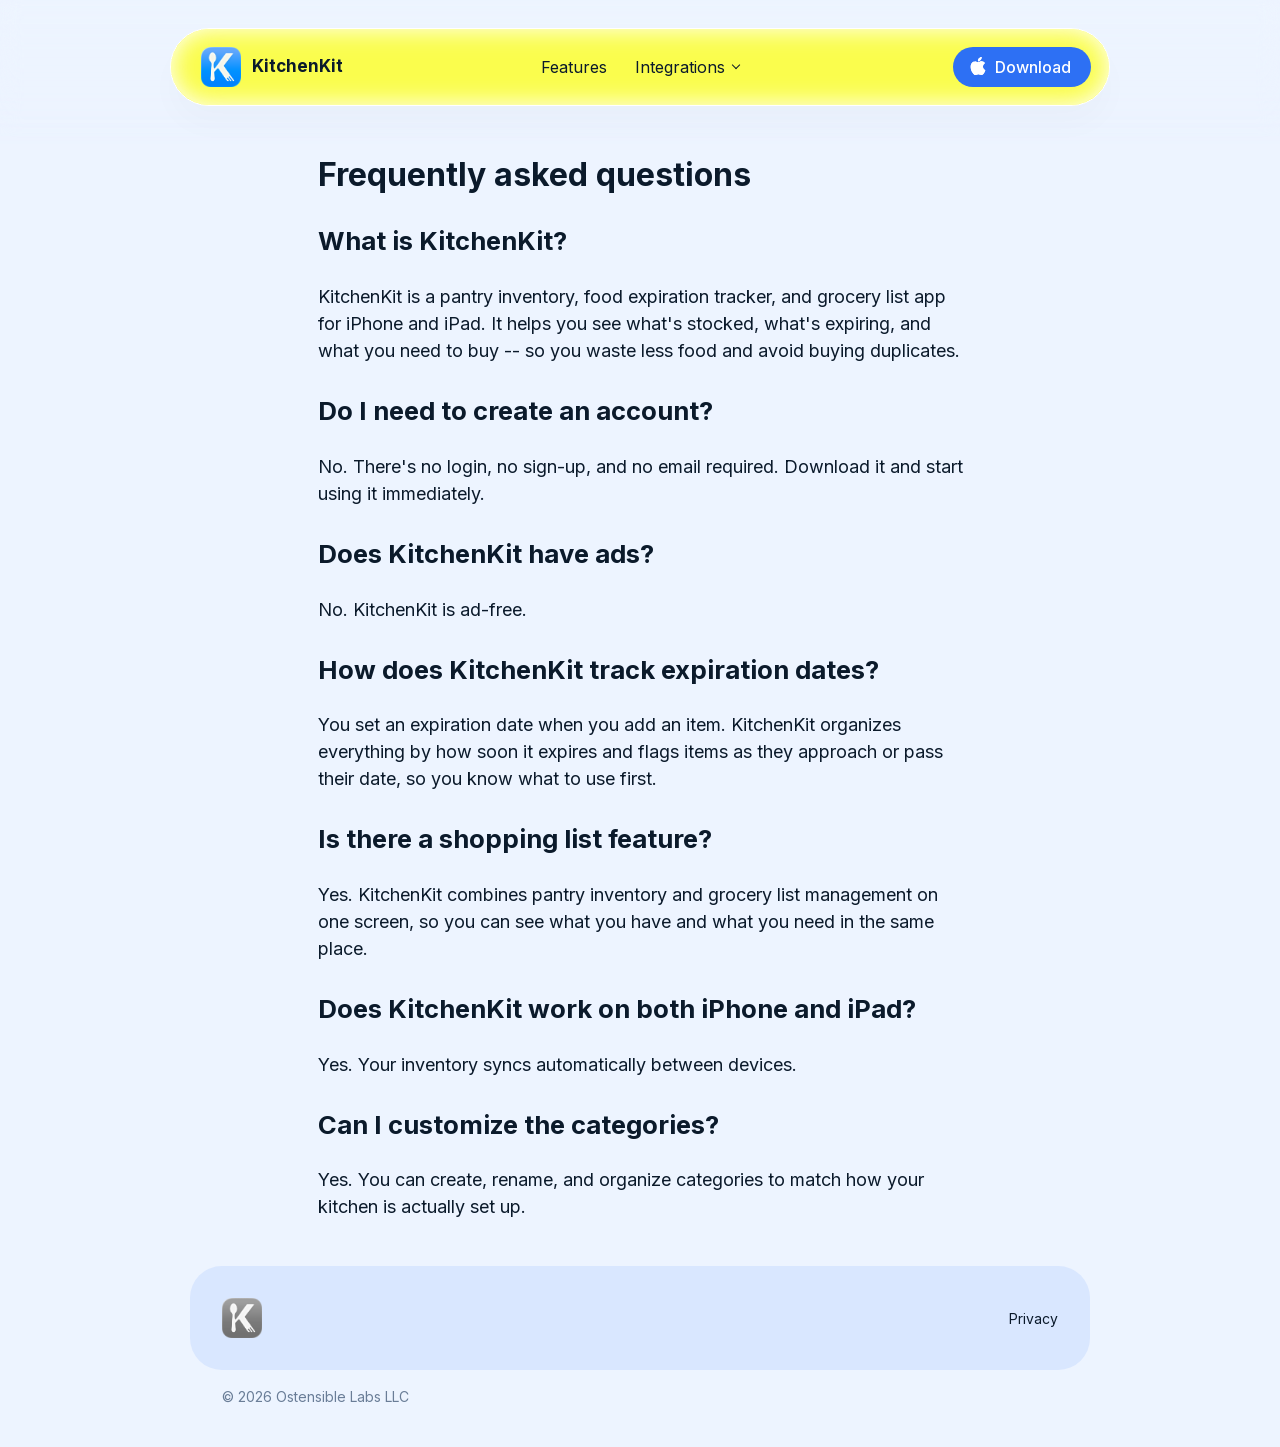
<file: faq.html>
<!DOCTYPE html><html lang="en" data-theme="system"><head><meta charSet="utf-8"/><meta name="viewport" content="width=device-width, initial-scale=1"/><link rel="preload" href="/_next/static/media/406d3fc8d5ec9f59-s.p.06~5xv2ritwv5.woff2" as="font" crossorigin="" type="font/woff2"/><link rel="preload" href="/_next/static/media/83afe278b6a6bb3c-s.p.0q-301v4kxxnr.woff2" as="font" crossorigin="" type="font/woff2"/><link rel="preload" href="/_next/static/media/a85fe84266768609-s.p.05b418i5bs~lg.woff2" as="font" crossorigin="" type="font/woff2"/><link rel="stylesheet" href="/_next/static/chunks/15udtnmsn7o_5.css" data-precedence="next"/><link rel="stylesheet" href="/_next/static/chunks/0i_fiq9~obleo.css" data-precedence="next"/><link rel="stylesheet" href="/_next/static/chunks/107vbaqnajemn.css" data-precedence="next"/><link rel="preload" as="script" fetchPriority="low" href="/_next/static/chunks/0p48-riq~l20h.js"/><script src="/_next/static/chunks/0cjlq94ctcl~c.js" async=""></script><script src="/_next/static/chunks/0.nyih6t2owxs.js" async=""></script><script src="/_next/static/chunks/02fs2wyvw114e.js" async=""></script><script src="/_next/static/chunks/turbopack-04wsvopjh2ehg.js" async=""></script><script src="/_next/static/chunks/03.egb8qn_ih4.js" async=""></script><script src="/_next/static/chunks/0i71lkp~0_t5l.js" async=""></script><script src="/_next/static/chunks/0khyz.9a2lwzv.js" async=""></script><link rel="preload" href="https://fonts.googleapis.com/css2?family=Material+Symbols+Rounded:opsz,wght,FILL,GRAD@30,600,0..1,0&amp;icon_names=block,check_circle,close,dark_mode,diamond_shine,kitchen,layers,lock,mail,menu,notifications,nutrition,open_in_full,open_in_new,pause,play_arrow,savings,send,shopping_bag_speed,star,sync,target" as="style"/><meta name="apple-itunes-app" content="app-id=6754018760"/><link rel="icon" href="/favicon.png" type="image/png" sizes="48x48"/><meta name="next-size-adjust" content=""/><title>KitchenKit: Grocery Organizer App</title><meta name="description" content="Stop losing groceries in the fridge. KitchenKit helps you track what food you have, see what&#x27;s expiring soon, and shop without buying duplicates."/><meta property="og:title" content="KitchenKit: Grocery Organizer App"/><meta property="og:description" content="Stop losing groceries in the fridge. Track what food you have, see what&#x27;s expiring soon, and shop without buying duplicates."/><meta property="og:url" content="https://kitchenkitapp.com"/><meta property="og:site_name" content="KitchenKit"/><meta property="og:image" content="https://kitchenkitapp.com/assets/kitchenkit-og-1200x630.png"/><meta property="og:image:type" content="image/png"/><meta property="og:image:width" content="1200"/><meta property="og:image:height" content="630"/><meta property="og:image:alt" content="KitchenKit, the grocery organizer app, with its app icon."/><meta property="og:type" content="website"/><meta name="twitter:card" content="summary_large_image"/><meta name="twitter:title" content="KitchenKit: Grocery Organizer App"/><meta name="twitter:description" content="Stop losing groceries in the fridge. Track what food you have, see what&#x27;s expiring soon, and shop without buying duplicates."/><meta name="twitter:image" content="https://kitchenkitapp.com/assets/kitchenkit-og-1200x630.png"/><meta name="twitter:image:alt" content="KitchenKit, the grocery organizer app, with its app icon."/><style id="theme-style">
      :root,
      :root[data-theme="light"] {
        color-scheme: light;
        --color-scheme: light;
        --color-text-primary: oklch(21.42% 0.04 252.78deg);
--color-text-secondary: oklch(34.62% 0.07 256.04deg / 0.64);
--color-fill-0: oklch(100% 0 none);
--color-fill-1: oklch(96.58% 0.02 262.77deg);
--color-fill-2: oklch(92.63% 0.04 264.4deg);
--color-fill-3: oklch(87.94% 0.06 267.05deg);
--color-accent-brand: oklch(57.99% 0.21 262.05deg);
--color-accent-orange: oklch(75.33% 0.17 55.71deg);
--color-accent-green: oklch(73.03% 0.19 147.44deg);
--color-accent-red: oklch(65.42% 0.23 28.66deg);
--color-accent-blue: oklch(60.27% 0.22 257.42deg);
--color-accent-indigo: oklch(52.94% 0.19 278.34deg);
--color-accent-mint: oklch(74.81% 0.13 189.02deg);
--color-accent-purple: oklch(61.49% 0.21 312.42deg);
--color-accent-pink: oklch(64.97% 0.24 17.9deg);
--color-text-accent-brand: oklch(100% 0 none);
      }

      @media (prefers-color-scheme: dark) {
        :root {
          color-scheme: dark;
          --color-scheme: dark;
          --color-text-primary: oklch(97.27% 0.01 266.74deg);
--color-text-secondary: oklch(87.25% 0.05 261.35deg / 0.7);
--color-fill-0: oklch(18.31% 0.03 263.38deg);
--color-fill-1: oklch(20.13% 0.03 263.36deg);
--color-fill-2: oklch(27.42% 0.05 262.63deg);
--color-fill-3: oklch(32.5% 0.06 264.64deg);
--color-accent-brand: oklch(61.2% 0.17 258.48deg);
--color-accent-orange: oklch(76.19% 0.17 57.05deg);
--color-accent-green: oklch(75.55% 0.21 146.98deg);
--color-accent-red: oklch(66.33% 0.22 28.29deg);
--color-accent-blue: oklch(62.42% 0.21 255.48deg);
--color-accent-indigo: oklch(55.64% 0.2 278.15deg);
--color-accent-mint: oklch(85.14% 0.11 192.43deg);
--color-accent-purple: oklch(65.6% 0.23 312.43deg);
--color-accent-pink: oklch(65.77% 0.23 16.02deg);
--color-text-accent-brand: oklch(100% 0 none);
        }
      }

      :root[data-theme="dark"] {
        color-scheme: dark;
        --color-scheme: dark;
        --color-text-primary: oklch(97.27% 0.01 266.74deg);
--color-text-secondary: oklch(87.25% 0.05 261.35deg / 0.7);
--color-fill-0: oklch(18.31% 0.03 263.38deg);
--color-fill-1: oklch(20.13% 0.03 263.36deg);
--color-fill-2: oklch(27.42% 0.05 262.63deg);
--color-fill-3: oklch(32.5% 0.06 264.64deg);
--color-accent-brand: oklch(61.2% 0.17 258.48deg);
--color-accent-orange: oklch(76.19% 0.17 57.05deg);
--color-accent-green: oklch(75.55% 0.21 146.98deg);
--color-accent-red: oklch(66.33% 0.22 28.29deg);
--color-accent-blue: oklch(62.42% 0.21 255.48deg);
--color-accent-indigo: oklch(55.64% 0.2 278.15deg);
--color-accent-mint: oklch(85.14% 0.11 192.43deg);
--color-accent-purple: oklch(65.6% 0.23 312.43deg);
--color-accent-pink: oklch(65.77% 0.23 16.02deg);
--color-text-accent-brand: oklch(100% 0 none);
      }
    </style><link rel="stylesheet" href="https://fonts.googleapis.com/css2?family=Material+Symbols+Rounded:opsz,wght,FILL,GRAD@30,600,0..1,0&amp;icon_names=block,check_circle,close,dark_mode,diamond_shine,kitchen,layers,lock,mail,menu,notifications,nutrition,open_in_full,open_in_new,pause,play_arrow,savings,send,shopping_bag_speed,star,sync,target"/><script src="/_next/static/chunks/03~yq9q893hmn.js" noModule=""></script></head><body class="inter_5972bc34-module__OU16Qa__className"><div hidden=""><!--$--><!--/$--></div><div class="navbar-module__X2QfBG__spacer"></div><div class="navbar-module__X2QfBG__navbarContainer"><nav class="navbar-module__X2QfBG__navbar"><div class="navbar-module__X2QfBG__content"><a class="navbar-module__X2QfBG__appIdentity" href="/"><div class="navbar-module__X2QfBG__appIconContainer"></div><div class="navbar-module__X2QfBG__appName">KitchenKit</div></a><ul class="navbar-module__X2QfBG__navLinks"><li class="navbar-module__X2QfBG__navLinkItem"><a href="/">Features</a></li><li class="navbar-module__X2QfBG__navLinkItem"><details class="navbar-module__X2QfBG__navGroup"><summary>Integrations</summary><ul class="navbar-module__X2QfBG__navDropdown"><li><a href="/trmnl">TRMNL ePaper Display</a></li><li><a href="/printer">Receipt Printer</a></li></ul></details></li></ul><div class="navbar-module__X2QfBG__action"><a href="https://apps.apple.com/app/id6754018760" class="download_action_button-module__mjE9nq__downloadActionButton download_action_button-module__mjE9nq__small" target="_blank" rel="noopener"><div class="download_action_button-module__mjE9nq__label"><div class="download_action_button-module__mjE9nq__appleLogo"><svg xmlns="http://www.w3.org/2000/svg" width="18" height="18" fill="currentColor" viewBox="0 0 16 16"><path d="M11.182.008C11.148-.03 9.923.023 8.857 1.18c-1.066 1.156-.902 2.482-.878 2.516s1.52.087 2.475-1.258.762-2.391.728-2.43m3.314 11.733c-.048-.096-2.325-1.234-2.113-3.422s1.675-2.789 1.698-2.854-.597-.79-1.254-1.157a3.7 3.7 0 0 0-1.563-.434c-.108-.003-.483-.095-1.254.116-.508.139-1.653.589-1.968.607-.316.018-1.256-.522-2.267-.665-.647-.125-1.333.131-1.824.328-.49.196-1.422.754-2.074 2.237-.652 1.482-.311 3.83-.067 4.56s.625 1.924 1.273 2.796c.576.984 1.34 1.667 1.659 1.899s1.219.386 1.843.067c.502-.308 1.408-.485 1.766-.472.357.013 1.061.154 1.782.539.571.197 1.111.115 1.652-.105.541-.221 1.324-1.059 2.238-2.758q.52-1.185.473-1.282"></path><path d="M11.182.008C11.148-.03 9.923.023 8.857 1.18c-1.066 1.156-.902 2.482-.878 2.516s1.52.087 2.475-1.258.762-2.391.728-2.43m3.314 11.733c-.048-.096-2.325-1.234-2.113-3.422s1.675-2.789 1.698-2.854-.597-.79-1.254-1.157a3.7 3.7 0 0 0-1.563-.434c-.108-.003-.483-.095-1.254.116-.508.139-1.653.589-1.968.607-.316.018-1.256-.522-2.267-.665-.647-.125-1.333.131-1.824.328-.49.196-1.422.754-2.074 2.237-.652 1.482-.311 3.83-.067 4.56s.625 1.924 1.273 2.796c.576.984 1.34 1.667 1.659 1.899s1.219.386 1.843.067c.502-.308 1.408-.485 1.766-.472.357.013 1.061.154 1.782.539.571.197 1.111.115 1.652-.105.541-.221 1.324-1.059 2.238-2.758q.52-1.185.473-1.282"></path></svg></div><div class="download_action_button-module__mjE9nq__downloadLabel">Download</div></div></a></div><button type="button" class="navbar-module__X2QfBG__mobileMenuButton" aria-label="Open menu" aria-expanded="false" aria-controls="mobile-navigation-menu"><span class="material-symbols-rounded icon-module__fq8PUW__icon icon-module__fq8PUW__iconOutlined " style="font-size:24px">menu</span></button></div></nav></div><article class="article-module__YzHWya__article "><h2>Frequently asked questions</h2>
<h3>What is KitchenKit?</h3>
<p>KitchenKit is a pantry inventory, food expiration tracker, and grocery list app for iPhone and iPad. It helps you see what&#x27;s stocked, what&#x27;s expiring, and what you need to buy -- so you waste less food and avoid buying duplicates.</p>
<h3>Do I need to create an account?</h3>
<p>No. There&#x27;s no login, no sign-up, and no email required. Download it and start using it immediately.</p>
<h3>Does KitchenKit have ads?</h3>
<p>No. KitchenKit is ad-free.</p>
<h3>How does KitchenKit track expiration dates?</h3>
<p>You set an expiration date when you add an item. KitchenKit organizes everything by how soon it expires and flags items as they approach or pass their date, so you know what to use first.</p>
<h3>Is there a shopping list feature?</h3>
<p>Yes. KitchenKit combines pantry inventory and grocery list management on one screen, so you can see what you have and what you need in the same place.</p>
<h3>Does KitchenKit work on both iPhone and iPad?</h3>
<p>Yes. Your inventory syncs automatically between devices.</p>
<h3>Can I customize the categories?</h3>
<p>Yes. You can create, rename, and organize categories to match how your kitchen is actually set up.</p><!--$--><!--/$--></article><footer class="compact_footer-module__0-qQYW__compactFooter"><div class="compact_footer-module__0-qQYW__main"><div aria-hidden="true"></div><div class="compact_footer-module__0-qQYW__links"><ul class="compact_footer-module__0-qQYW__links"><li><a href="/privacy" class="compact_footer-module__0-qQYW__link" target="_self">Privacy</a></li></ul></div></div><div class="compact_footer-module__0-qQYW__footnotes"><div>© 2026 Ostensible Labs LLC</div><div></div></div></footer><script src="/_next/static/chunks/0p48-riq~l20h.js" id="_R_" async=""></script><script>(self.__next_f=self.__next_f||[]).push([0])</script><script>self.__next_f.push([1,"1:\"$Sreact.fragment\"\n2:I[63007,[\"/_next/static/chunks/03.egb8qn_ih4.js\",\"/_next/static/chunks/0i71lkp~0_t5l.js\"],\"default\"]\n3:I[27620,[\"/_next/static/chunks/03.egb8qn_ih4.js\",\"/_next/static/chunks/0i71lkp~0_t5l.js\"],\"default\"]\nb:I[25559,[],\"default\",1]\n:HL[\"/_next/static/chunks/15udtnmsn7o_5.css\",\"style\"]\n:HL[\"/_next/static/chunks/0i_fiq9~obleo.css\",\"style\"]\n:HL[\"/_next/static/chunks/107vbaqnajemn.css\",\"style\"]\n:HL[\"/_next/static/media/406d3fc8d5ec9f59-s.p.06~5xv2ritwv5.woff2\",\"font\",{\"crossOrigin\":\"\",\"type\":\"font/woff2\"}]\n:HL[\"/_next/static/media/83afe278b6a6bb3c-s.p.0q-301v4kxxnr.woff2\",\"font\",{\"crossOrigin\":\"\",\"type\":\"font/woff2\"}]\n:HL[\"/_next/static/media/a85fe84266768609-s.p.05b418i5bs~lg.woff2\",\"font\",{\"crossOrigin\":\"\",\"type\":\"font/woff2\"}]\n4:Tae2,"])</script><script>self.__next_f.push([1,"\n      :root,\n      :root[data-theme=\"light\"] {\n        color-scheme: light;\n        --color-scheme: light;\n        --color-text-primary: oklch(21.42% 0.04 252.78deg);\n--color-text-secondary: oklch(34.62% 0.07 256.04deg / 0.64);\n--color-fill-0: oklch(100% 0 none);\n--color-fill-1: oklch(96.58% 0.02 262.77deg);\n--color-fill-2: oklch(92.63% 0.04 264.4deg);\n--color-fill-3: oklch(87.94% 0.06 267.05deg);\n--color-accent-brand: oklch(57.99% 0.21 262.05deg);\n--color-accent-orange: oklch(75.33% 0.17 55.71deg);\n--color-accent-green: oklch(73.03% 0.19 147.44deg);\n--color-accent-red: oklch(65.42% 0.23 28.66deg);\n--color-accent-blue: oklch(60.27% 0.22 257.42deg);\n--color-accent-indigo: oklch(52.94% 0.19 278.34deg);\n--color-accent-mint: oklch(74.81% 0.13 189.02deg);\n--color-accent-purple: oklch(61.49% 0.21 312.42deg);\n--color-accent-pink: oklch(64.97% 0.24 17.9deg);\n--color-text-accent-brand: oklch(100% 0 none);\n      }\n\n      @media (prefers-color-scheme: dark) {\n        :root {\n          color-scheme: dark;\n          --color-scheme: dark;\n          --color-text-primary: oklch(97.27% 0.01 266.74deg);\n--color-text-secondary: oklch(87.25% 0.05 261.35deg / 0.7);\n--color-fill-0: oklch(18.31% 0.03 263.38deg);\n--color-fill-1: oklch(20.13% 0.03 263.36deg);\n--color-fill-2: oklch(27.42% 0.05 262.63deg);\n--color-fill-3: oklch(32.5% 0.06 264.64deg);\n--color-accent-brand: oklch(61.2% 0.17 258.48deg);\n--color-accent-orange: oklch(76.19% 0.17 57.05deg);\n--color-accent-green: oklch(75.55% 0.21 146.98deg);\n--color-accent-red: oklch(66.33% 0.22 28.29deg);\n--color-accent-blue: oklch(62.42% 0.21 255.48deg);\n--color-accent-indigo: oklch(55.64% 0.2 278.15deg);\n--color-accent-mint: oklch(85.14% 0.11 192.43deg);\n--color-accent-purple: oklch(65.6% 0.23 312.43deg);\n--color-accent-pink: oklch(65.77% 0.23 16.02deg);\n--color-text-accent-brand: oklch(100% 0 none);\n        }\n      }\n\n      :root[data-theme=\"dark\"] {\n        color-scheme: dark;\n        --color-scheme: dark;\n        --color-text-primary: oklch(97.27% 0.01 266.74deg);\n--color-text-secondary: oklch(87.25% 0.05 261.35deg / 0.7);\n--color-fill-0: oklch(18.31% 0.03 263.38deg);\n--color-fill-1: oklch(20.13% 0.03 263.36deg);\n--color-fill-2: oklch(27.42% 0.05 262.63deg);\n--color-fill-3: oklch(32.5% 0.06 264.64deg);\n--color-accent-brand: oklch(61.2% 0.17 258.48deg);\n--color-accent-orange: oklch(76.19% 0.17 57.05deg);\n--color-accent-green: oklch(75.55% 0.21 146.98deg);\n--color-accent-red: oklch(66.33% 0.22 28.29deg);\n--color-accent-blue: oklch(62.42% 0.21 255.48deg);\n--color-accent-indigo: oklch(55.64% 0.2 278.15deg);\n--color-accent-mint: oklch(85.14% 0.11 192.43deg);\n--color-accent-purple: oklch(65.6% 0.23 312.43deg);\n--color-accent-pink: oklch(65.77% 0.23 16.02deg);\n--color-text-accent-brand: oklch(100% 0 none);\n      }\n    "])</script><script>self.__next_f.push([1,"0:{\"P\":null,\"c\":[\"\",\"faq\"],\"q\":\"\",\"i\":false,\"f\":[[[\"\",{\"children\":[\"(main)\",{\"children\":[\"faq\",{\"children\":[\"__PAGE__\",{}]}]},\"$undefined\",\"$undefined\",16]}],[[\"$\",\"$1\",\"c\",{\"children\":[null,[\"$\",\"$L2\",null,{\"parallelRouterKey\":\"children\",\"error\":\"$undefined\",\"errorStyles\":\"$undefined\",\"errorScripts\":\"$undefined\",\"template\":[\"$\",\"$L3\",null,{}],\"templateStyles\":\"$undefined\",\"templateScripts\":\"$undefined\",\"notFound\":[[[\"$\",\"title\",null,{\"children\":\"404: This page could not be found.\"}],[\"$\",\"div\",null,{\"style\":{\"fontFamily\":\"system-ui,\\\"Segoe UI\\\",Roboto,Helvetica,Arial,sans-serif,\\\"Apple Color Emoji\\\",\\\"Segoe UI Emoji\\\"\",\"height\":\"100vh\",\"textAlign\":\"center\",\"display\":\"flex\",\"flexDirection\":\"column\",\"alignItems\":\"center\",\"justifyContent\":\"center\"},\"children\":[\"$\",\"div\",null,{\"children\":[[\"$\",\"style\",null,{\"dangerouslySetInnerHTML\":{\"__html\":\"body{color:#000;background:#fff;margin:0}.next-error-h1{border-right:1px solid rgba(0,0,0,.3)}@media (prefers-color-scheme:dark){body{color:#fff;background:#000}.next-error-h1{border-right:1px solid rgba(255,255,255,.3)}}\"}}],[\"$\",\"h1\",null,{\"className\":\"next-error-h1\",\"style\":{\"display\":\"inline-block\",\"margin\":\"0 20px 0 0\",\"padding\":\"0 23px 0 0\",\"fontSize\":24,\"fontWeight\":500,\"verticalAlign\":\"top\",\"lineHeight\":\"49px\"},\"children\":404}],[\"$\",\"div\",null,{\"style\":{\"display\":\"inline-block\"},\"children\":[\"$\",\"h2\",null,{\"style\":{\"fontSize\":14,\"fontWeight\":400,\"lineHeight\":\"49px\",\"margin\":0},\"children\":\"This page could not be found.\"}]}]]}]}]],[]],\"forbidden\":\"$undefined\",\"unauthorized\":\"$undefined\"}]]}],{\"children\":[[\"$\",\"$1\",\"c\",{\"children\":[[[\"$\",\"link\",\"0\",{\"rel\":\"stylesheet\",\"href\":\"/_next/static/chunks/15udtnmsn7o_5.css\",\"precedence\":\"next\",\"crossOrigin\":\"$undefined\",\"nonce\":\"$undefined\"}],[\"$\",\"link\",\"1\",{\"rel\":\"stylesheet\",\"href\":\"/_next/static/chunks/0i_fiq9~obleo.css\",\"precedence\":\"next\",\"crossOrigin\":\"$undefined\",\"nonce\":\"$undefined\"}],[\"$\",\"script\",\"script-0\",{\"src\":\"/_next/static/chunks/0khyz.9a2lwzv.js\",\"async\":true,\"nonce\":\"$undefined\"}]],[\"$\",\"html\",null,{\"lang\":\"en\",\"data-theme\":\"system\",\"children\":[[\"$\",\"head\",null,{\"children\":[[\"$\",\"meta\",null,{\"name\":\"apple-itunes-app\",\"content\":\"app-id=6754018760\"}],[\"$\",\"link\",null,{\"rel\":\"icon\",\"href\":\"/favicon.png\",\"type\":\"image/png\",\"sizes\":\"48x48\"}],[\"$\",\"style\",null,{\"id\":\"theme-style\",\"suppressHydrationWarning\":true,\"children\":\"$4\"}],\"$L5\"]}],\"$L6\"]}]]}],{\"children\":[\"$L7\",{\"children\":[\"$L8\",{},null,false,null]},null,false,null]},null,false,null]},null,false,\"$@9\"],\"$La\",false]],\"m\":\"$undefined\",\"G\":[\"$b\",[]],\"S\":true,\"h\":null,\"s\":\"$undefined\",\"l\":\"$undefined\",\"p\":\"$undefined\",\"d\":\"$undefined\",\"b\":\"s0GFYqSsdE5pCLeGksAww\"}\n"])</script><script>self.__next_f.push([1,"c:I[96003,[\"/_next/static/chunks/0khyz.9a2lwzv.js\"],\"ThemeProvider\"]\nd:I[26007,[\"/_next/static/chunks/0khyz.9a2lwzv.js\"],\"Navbar\"]\ne:I[43038,[\"/_next/static/chunks/0khyz.9a2lwzv.js\"],\"AppIcon\"]\nf:I[37994,[\"/_next/static/chunks/0khyz.9a2lwzv.js\"],\"DownloadActionLink\"]\n10:I[60884,[\"/_next/static/chunks/0khyz.9a2lwzv.js\"],\"TelemetryDeckAnalytics\"]\n11:I[95932,[\"/_next/static/chunks/03.egb8qn_ih4.js\",\"/_next/static/chunks/0i71lkp~0_t5l.js\"],\"OutletBoundary\"]\n12:\"$Sreact.suspense\"\n15:I[95932,[\"/_next/static/chunks/03.egb8qn_ih4.js\",\"/_next/static/chunks/0i71lkp~0_t5l.js\"],\"ViewportBoundary\"]\n17:I[95932,[\"/_next/static/chunks/03.egb8qn_ih4.js\",\"/_next/static/chunks/0i71lkp~0_t5l.js\"],\"MetadataBoundary\"]\n:HL[\"https://fonts.googleapis.com/css2?family=Material+Symbols+Rounded:opsz,wght,FILL,GRAD@30,600,0..1,0\u0026icon_names=block,check_circle,close,dark_mode,diamond_shine,kitchen,layers,lock,mail,menu,notifications,nutrition,open_in_full,open_in_new,pause,play_arrow,savings,send,shopping_bag_speed,star,sync,target\",\"style\"]\n5:[\"$\",\"link\",null,{\"rel\":\"stylesheet\",\"href\":\"https://fonts.googleapis.com/css2?family=Material+Symbols+Rounded:opsz,wght,FILL,GRAD@30,600,0..1,0\u0026icon_names=block,check_circle,close,dark_mode,diamond_shine,kitchen,layers,lock,mail,menu,notifications,nutrition,open_in_full,open_in_new,pause,play_arrow,savings,send,shopping_bag_speed,star,sync,target\"}]\n"])</script><script>self.__next_f.push([1,"6:[\"$\",\"body\",null,{\"className\":\"inter_5972bc34-module__OU16Qa__className\",\"children\":[[\"$\",\"$Lc\",null,{\"children\":[[[\"$\",\"$Ld\",null,{\"icon\":[\"$\",\"$Le\",null,{\"src\":\"/app_view/app-icon.png\"}],\"appName\":\"KitchenKit\",\"links\":[{\"label\":\"Features\",\"href\":\"/\"},{\"label\":\"Integrations\",\"links\":[{\"label\":\"TRMNL ePaper Display\",\"href\":\"/trmnl\"},{\"label\":\"Receipt Printer\",\"href\":\"/printer\"}]}],\"action\":[\"$\",\"$Lf\",null,{\"href\":\"https://apps.apple.com/app/id6754018760\",\"label\":\"Download\",\"size\":\"small\",\"analyticsSource\":\"navbar\",\"appleLogoSize\":18,\"telemetryDeckAppID\":\"FBB99913-7A0A-473D-85CB-E30CD6250102\"}]}],[\"$\",\"$L2\",null,{\"parallelRouterKey\":\"children\",\"error\":\"$undefined\",\"errorStyles\":\"$undefined\",\"errorScripts\":\"$undefined\",\"template\":[\"$\",\"$L3\",null,{}],\"templateStyles\":\"$undefined\",\"templateScripts\":\"$undefined\",\"notFound\":[[[\"$\",\"title\",null,{\"children\":\"404: This page could not be found.\"}],[\"$\",\"div\",null,{\"style\":\"$0:f:0:1:0:props:children:1:props:notFound:0:1:props:style\",\"children\":[\"$\",\"div\",null,{\"children\":[[\"$\",\"style\",null,{\"dangerouslySetInnerHTML\":{\"__html\":\"body{color:#000;background:#fff;margin:0}.next-error-h1{border-right:1px solid rgba(0,0,0,.3)}@media (prefers-color-scheme:dark){body{color:#fff;background:#000}.next-error-h1{border-right:1px solid rgba(255,255,255,.3)}}\"}}],[\"$\",\"h1\",null,{\"className\":\"next-error-h1\",\"style\":\"$0:f:0:1:0:props:children:1:props:notFound:0:1:props:children:props:children:1:props:style\",\"children\":404}],[\"$\",\"div\",null,{\"style\":\"$0:f:0:1:0:props:children:1:props:notFound:0:1:props:children:props:children:2:props:style\",\"children\":[\"$\",\"h2\",null,{\"style\":\"$0:f:0:1:0:props:children:1:props:notFound:0:1:props:children:props:children:2:props:children:props:style\",\"children\":\"This page could not be found.\"}]}]]}]}]],[]],\"forbidden\":\"$undefined\",\"unauthorized\":\"$undefined\"}],[\"$\",\"footer\",null,{\"className\":\"compact_footer-module__0-qQYW__compactFooter\",\"children\":[[\"$\",\"div\",null,{\"className\":\"compact_footer-module__0-qQYW__main\",\"children\":[[\"$\",\"div\",null,{\"className\":\"$undefined\",\"aria-hidden\":\"true\",\"children\":[\"$\",\"$Le\",null,{\"src\":\"/app_view/app-icon.png\",\"filter\":\"grayscale\"}]}],[\"$\",\"div\",null,{\"className\":\"compact_footer-module__0-qQYW__links\",\"children\":[\"$\",\"ul\",null,{\"className\":\"compact_footer-module__0-qQYW__links\",\"children\":[[\"$\",\"li\",\"/privacy\",{\"children\":[\"$\",\"a\",null,{\"href\":\"/privacy\",\"className\":\"compact_footer-module__0-qQYW__link\",\"target\":\"_self\",\"rel\":\"$undefined\",\"children\":\"Privacy\"}]}]]}]}]]}],[\"$\",\"div\",null,{\"className\":\"compact_footer-module__0-qQYW__footnotes\",\"children\":[[\"$\",\"div\",null,{\"className\":\"$undefined\",\"children\":\"© 2026 Ostensible Labs LLC\"}],[\"$\",\"div\",null,{\"className\":\"$undefined\",\"children\":\"$undefined\"}]]}]]}]],false]}],[\"$\",\"$L10\",null,{\"appID\":\"FBB99913-7A0A-473D-85CB-E30CD6250102\"}]]}]\n"])</script><script>self.__next_f.push([1,"7:[\"$\",\"$1\",\"c\",{\"children\":[[[\"$\",\"link\",\"0\",{\"rel\":\"stylesheet\",\"href\":\"/_next/static/chunks/107vbaqnajemn.css\",\"precedence\":\"next\",\"crossOrigin\":\"$undefined\",\"nonce\":\"$undefined\"}]],[\"$\",\"article\",null,{\"className\":\"article-module__YzHWya__article \",\"children\":[\"$\",\"$L2\",null,{\"parallelRouterKey\":\"children\",\"error\":\"$undefined\",\"errorStyles\":\"$undefined\",\"errorScripts\":\"$undefined\",\"template\":[\"$\",\"$L3\",null,{}],\"templateStyles\":\"$undefined\",\"templateScripts\":\"$undefined\",\"notFound\":\"$undefined\",\"forbidden\":\"$undefined\",\"unauthorized\":\"$undefined\"}]}]]}]\n"])</script><script>self.__next_f.push([1,"8:[\"$\",\"$1\",\"c\",{\"children\":[[[\"$\",\"h2\",null,{\"children\":\"Frequently asked questions\"}],\"\\n\",[\"$\",\"h3\",null,{\"children\":\"What is KitchenKit?\"}],\"\\n\",[\"$\",\"p\",null,{\"children\":\"KitchenKit is a pantry inventory, food expiration tracker, and grocery list app for iPhone and iPad. It helps you see what's stocked, what's expiring, and what you need to buy -- so you waste less food and avoid buying duplicates.\"}],\"\\n\",[\"$\",\"h3\",null,{\"children\":\"Do I need to create an account?\"}],\"\\n\",[\"$\",\"p\",null,{\"children\":\"No. There's no login, no sign-up, and no email required. Download it and start using it immediately.\"}],\"\\n\",[\"$\",\"h3\",null,{\"children\":\"Does KitchenKit have ads?\"}],\"\\n\",[\"$\",\"p\",null,{\"children\":\"No. KitchenKit is ad-free.\"}],\"\\n\",[\"$\",\"h3\",null,{\"children\":\"How does KitchenKit track expiration dates?\"}],\"\\n\",[\"$\",\"p\",null,{\"children\":\"You set an expiration date when you add an item. KitchenKit organizes everything by how soon it expires and flags items as they approach or pass their date, so you know what to use first.\"}],\"\\n\",[\"$\",\"h3\",null,{\"children\":\"Is there a shopping list feature?\"}],\"\\n\",[\"$\",\"p\",null,{\"children\":\"Yes. KitchenKit combines pantry inventory and grocery list management on one screen, so you can see what you have and what you need in the same place.\"}],\"\\n\",[\"$\",\"h3\",null,{\"children\":\"Does KitchenKit work on both iPhone and iPad?\"}],\"\\n\",[\"$\",\"p\",null,{\"children\":\"Yes. Your inventory syncs automatically between devices.\"}],\"\\n\",[\"$\",\"h3\",null,{\"children\":\"Can I customize the categories?\"}],\"\\n\",[\"$\",\"p\",null,{\"children\":\"Yes. You can create, rename, and organize categories to match how your kitchen is actually set up.\"}]],null,[\"$\",\"$L11\",null,{\"children\":[\"$\",\"$12\",null,{\"name\":\"Next.MetadataOutlet\",\"children\":\"$@13\"}]}]]}]\n"])</script><script>self.__next_f.push([1,"14:[]\n9:\"$W14\"\na:[\"$\",\"$1\",\"h\",{\"children\":[null,[\"$\",\"$L15\",null,{\"children\":\"$L16\"}],[\"$\",\"div\",null,{\"hidden\":true,\"children\":[\"$\",\"$L17\",null,{\"children\":[\"$\",\"$12\",null,{\"name\":\"Next.Metadata\",\"children\":\"$L18\"}]}]}],[\"$\",\"meta\",null,{\"name\":\"next-size-adjust\",\"content\":\"\"}]]}]\n"])</script><script>self.__next_f.push([1,"16:[[\"$\",\"meta\",\"0\",{\"charSet\":\"utf-8\"}],[\"$\",\"meta\",\"1\",{\"name\":\"viewport\",\"content\":\"width=device-width, initial-scale=1\"}]]\n"])</script><script>self.__next_f.push([1,"13:null\n"])</script><script>self.__next_f.push([1,"18:[[\"$\",\"title\",\"0\",{\"children\":\"KitchenKit: Grocery Organizer App\"}],[\"$\",\"meta\",\"1\",{\"name\":\"description\",\"content\":\"Stop losing groceries in the fridge. KitchenKit helps you track what food you have, see what's expiring soon, and shop without buying duplicates.\"}],[\"$\",\"meta\",\"2\",{\"property\":\"og:title\",\"content\":\"KitchenKit: Grocery Organizer App\"}],[\"$\",\"meta\",\"3\",{\"property\":\"og:description\",\"content\":\"Stop losing groceries in the fridge. Track what food you have, see what's expiring soon, and shop without buying duplicates.\"}],[\"$\",\"meta\",\"4\",{\"property\":\"og:url\",\"content\":\"https://kitchenkitapp.com\"}],[\"$\",\"meta\",\"5\",{\"property\":\"og:site_name\",\"content\":\"KitchenKit\"}],[\"$\",\"meta\",\"6\",{\"property\":\"og:image\",\"content\":\"https://kitchenkitapp.com/assets/kitchenkit-og-1200x630.png\"}],[\"$\",\"meta\",\"7\",{\"property\":\"og:image:type\",\"content\":\"image/png\"}],[\"$\",\"meta\",\"8\",{\"property\":\"og:image:width\",\"content\":\"1200\"}],[\"$\",\"meta\",\"9\",{\"property\":\"og:image:height\",\"content\":\"630\"}],[\"$\",\"meta\",\"10\",{\"property\":\"og:image:alt\",\"content\":\"KitchenKit, the grocery organizer app, with its app icon.\"}],[\"$\",\"meta\",\"11\",{\"property\":\"og:type\",\"content\":\"website\"}],[\"$\",\"meta\",\"12\",{\"name\":\"twitter:card\",\"content\":\"summary_large_image\"}],[\"$\",\"meta\",\"13\",{\"name\":\"twitter:title\",\"content\":\"KitchenKit: Grocery Organizer App\"}],[\"$\",\"meta\",\"14\",{\"name\":\"twitter:description\",\"content\":\"Stop losing groceries in the fridge. Track what food you have, see what's expiring soon, and shop without buying duplicates.\"}],[\"$\",\"meta\",\"15\",{\"name\":\"twitter:image\",\"content\":\"https://kitchenkitapp.com/assets/kitchenkit-og-1200x630.png\"}],[\"$\",\"meta\",\"16\",{\"name\":\"twitter:image:alt\",\"content\":\"KitchenKit, the grocery organizer app, with its app icon.\"}]]\n"])</script></body></html>
</file>
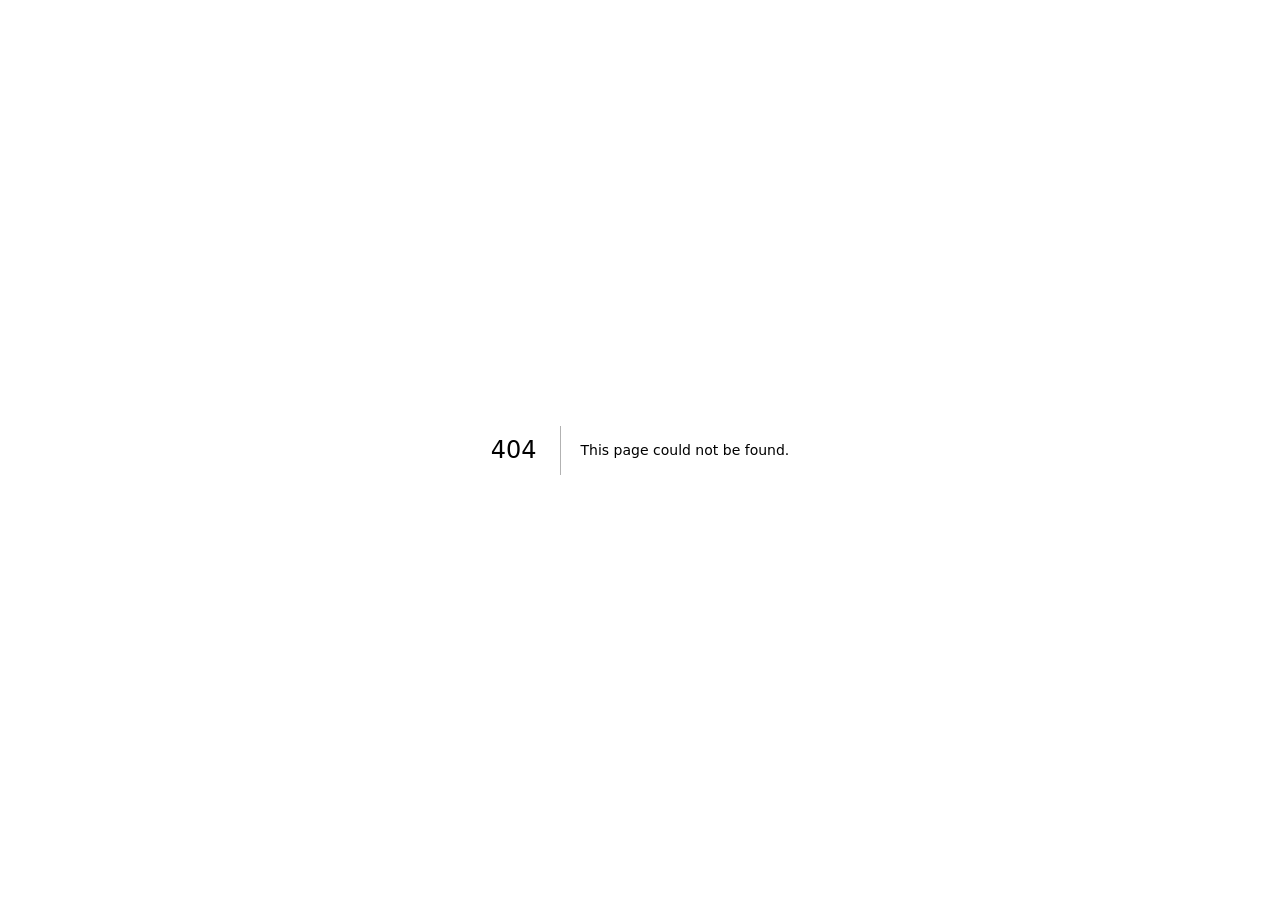
<file: open-graph-builder.html>
<!DOCTYPE html><html id="__next_error__"><head><meta charSet="utf-8"/><meta name="viewport" content="width=device-width, initial-scale=1"/><link rel="preload" as="script" fetchPriority="low" href="/_next/static/chunks/0p48-riq~l20h.js"/><script src="/_next/static/chunks/0cjlq94ctcl~c.js" async=""></script><script src="/_next/static/chunks/0.nyih6t2owxs.js" async=""></script><script src="/_next/static/chunks/02fs2wyvw114e.js" async=""></script><script src="/_next/static/chunks/turbopack-04wsvopjh2ehg.js" async=""></script><script src="/_next/static/chunks/03.egb8qn_ih4.js" async=""></script><script src="/_next/static/chunks/0i71lkp~0_t5l.js" async=""></script><meta name="robots" content="noindex"/><title>Open Graph Generator - Dev Tool</title><meta name="description" content="Internal tool for generating Open Graph image visible when your app&#x27;s website is shared on social media."/><script src="/_next/static/chunks/03~yq9q893hmn.js" noModule=""></script></head><body><div hidden=""><!--$--><!--/$--></div><script src="/_next/static/chunks/0p48-riq~l20h.js" id="_R_" async=""></script><script>(self.__next_f=self.__next_f||[]).push([0])</script><script>self.__next_f.push([1,"1:\"$Sreact.fragment\"\n2:I[63007,[\"/_next/static/chunks/03.egb8qn_ih4.js\",\"/_next/static/chunks/0i71lkp~0_t5l.js\"],\"default\"]\n3:I[27620,[\"/_next/static/chunks/03.egb8qn_ih4.js\",\"/_next/static/chunks/0i71lkp~0_t5l.js\"],\"default\"]\n5:I[88503,[\"/_next/static/chunks/0mk5o8af_sy9u.js\"],\"OpenGraphPreview\"]\nd:I[25559,[],\"default\",1]\n:HL[\"/_next/static/chunks/15udtnmsn7o_5.css\",\"style\"]\n:HL[\"/_next/static/chunks/0i_fiq9~obleo.css\",\"style\"]\n:HL[\"/_next/static/media/406d3fc8d5ec9f59-s.p.06~5xv2ritwv5.woff2\",\"font\",{\"crossOrigin\":\"\",\"type\":\"font/woff2\"}]\n:HL[\"/_next/static/media/83afe278b6a6bb3c-s.p.0q-301v4kxxnr.woff2\",\"font\",{\"crossOrigin\":\"\",\"type\":\"font/woff2\"}]\n:HL[\"/_next/static/media/a85fe84266768609-s.p.05b418i5bs~lg.woff2\",\"font\",{\"crossOrigin\":\"\",\"type\":\"font/woff2\"}]\n"])</script><script>self.__next_f.push([1,"0:{\"P\":null,\"c\":[\"\",\"open-graph-builder\"],\"q\":\"\",\"i\":false,\"f\":[[[\"\",{\"children\":[\"(dev-tools)\",{\"children\":[\"open-graph-builder\",{\"children\":[\"__PAGE__\",{}]},\"$undefined\",\"$undefined\",16]}]}],[[\"$\",\"$1\",\"c\",{\"children\":[null,[\"$\",\"$L2\",null,{\"parallelRouterKey\":\"children\",\"error\":\"$undefined\",\"errorStyles\":\"$undefined\",\"errorScripts\":\"$undefined\",\"template\":[\"$\",\"$L3\",null,{}],\"templateStyles\":\"$undefined\",\"templateScripts\":\"$undefined\",\"notFound\":[[[\"$\",\"title\",null,{\"children\":\"404: This page could not be found.\"}],[\"$\",\"div\",null,{\"style\":{\"fontFamily\":\"system-ui,\\\"Segoe UI\\\",Roboto,Helvetica,Arial,sans-serif,\\\"Apple Color Emoji\\\",\\\"Segoe UI Emoji\\\"\",\"height\":\"100vh\",\"textAlign\":\"center\",\"display\":\"flex\",\"flexDirection\":\"column\",\"alignItems\":\"center\",\"justifyContent\":\"center\"},\"children\":[\"$\",\"div\",null,{\"children\":[[\"$\",\"style\",null,{\"dangerouslySetInnerHTML\":{\"__html\":\"body{color:#000;background:#fff;margin:0}.next-error-h1{border-right:1px solid rgba(0,0,0,.3)}@media (prefers-color-scheme:dark){body{color:#fff;background:#000}.next-error-h1{border-right:1px solid rgba(255,255,255,.3)}}\"}}],[\"$\",\"h1\",null,{\"className\":\"next-error-h1\",\"style\":{\"display\":\"inline-block\",\"margin\":\"0 20px 0 0\",\"padding\":\"0 23px 0 0\",\"fontSize\":24,\"fontWeight\":500,\"verticalAlign\":\"top\",\"lineHeight\":\"49px\"},\"children\":404}],[\"$\",\"div\",null,{\"style\":{\"display\":\"inline-block\"},\"children\":[\"$\",\"h2\",null,{\"style\":{\"fontSize\":14,\"fontWeight\":400,\"lineHeight\":\"49px\",\"margin\":0},\"children\":\"This page could not be found.\"}]}]]}]}]],[]],\"forbidden\":\"$undefined\",\"unauthorized\":\"$undefined\"}]]}],{\"children\":[[\"$\",\"$1\",\"c\",{\"children\":[null,[\"$\",\"$L2\",null,{\"parallelRouterKey\":\"children\",\"error\":\"$undefined\",\"errorStyles\":\"$undefined\",\"errorScripts\":\"$undefined\",\"template\":[\"$\",\"$L3\",null,{}],\"templateStyles\":\"$undefined\",\"templateScripts\":\"$undefined\",\"notFound\":[[[\"$\",\"title\",null,{\"children\":\"404: This page could not be found.\"}],[\"$\",\"div\",null,{\"style\":\"$0:f:0:1:0:props:children:1:props:notFound:0:1:props:style\",\"children\":[\"$\",\"div\",null,{\"children\":[[\"$\",\"style\",null,{\"dangerouslySetInnerHTML\":{\"__html\":\"body{color:#000;background:#fff;margin:0}.next-error-h1{border-right:1px solid rgba(0,0,0,.3)}@media (prefers-color-scheme:dark){body{color:#fff;background:#000}.next-error-h1{border-right:1px solid rgba(255,255,255,.3)}}\"}}],[\"$\",\"h1\",null,{\"className\":\"next-error-h1\",\"style\":\"$0:f:0:1:0:props:children:1:props:notFound:0:1:props:children:props:children:1:props:style\",\"children\":404}],[\"$\",\"div\",null,{\"style\":\"$0:f:0:1:0:props:children:1:props:notFound:0:1:props:children:props:children:2:props:style\",\"children\":[\"$\",\"h2\",null,{\"style\":\"$0:f:0:1:0:props:children:1:props:notFound:0:1:props:children:props:children:2:props:children:props:style\",\"children\":\"This page could not be found.\"}]}]]}]}]],[]],\"forbidden\":\"$undefined\",\"unauthorized\":\"$undefined\"}]]}],{\"children\":[[\"$\",\"$1\",\"c\",{\"children\":[[[\"$\",\"link\",\"0\",{\"rel\":\"stylesheet\",\"href\":\"/_next/static/chunks/15udtnmsn7o_5.css\",\"precedence\":\"next\",\"crossOrigin\":\"$undefined\",\"nonce\":\"$undefined\"}],[\"$\",\"link\",\"1\",{\"rel\":\"stylesheet\",\"href\":\"/_next/static/chunks/0i_fiq9~obleo.css\",\"precedence\":\"next\",\"crossOrigin\":\"$undefined\",\"nonce\":\"$undefined\"}],[\"$\",\"script\",\"script-0\",{\"src\":\"/_next/static/chunks/0mk5o8af_sy9u.js\",\"async\":true,\"nonce\":\"$undefined\"}]],\"$L4\"]}],{\"children\":[[\"$\",\"$1\",\"c\",{\"children\":[[\"$\",\"div\",null,{\"className\":\"page-module__7wan7G__ogBuilder\",\"children\":[[\"$\",\"h2\",null,{\"className\":\"page-module__7wan7G__sectionTitle\",\"children\":\"Preview\"}],[\"$\",\"div\",null,{\"className\":\"ogBuilderPreview page-module__7wan7G__preview\",\"children\":[\"$\",\"$L5\",null,{\"title\":\"App Title\",\"iconSrc\":\"/app_view/app-icon.png\",\"screenshotSrc\":\"/app_view/screenshots/Screenshot_21.png\",\"bezel\":\"iPhone 17 Black\",\"bezelCrop\":{\"edge\":\"bottom\",\"croppedRatio\":0.35},\"theme\":\"light\"}]}],[\"$\",\"h2\",null,{\"className\":\"page-module__7wan7G__sectionTitle\",\"children\":\"Instructions\"}],[\"$\",\"div\",null,{\"className\":\"page-module__7wan7G__instructions\",\"children\":[\"$\",\"article\",null,{\"className\":\"instructions-module__YqqWKq__instructions\",\"children\":[[\"$\",\"p\",null,{\"children\":\"This tool lets you quickly create a good looking Open Graph image for you app's website. Open Graph images are the previews that social media platforms show when someone shares a link.\"}],[\"$\",\"p\",null,{\"children\":\"It's important to have these previews and make them look good as it's often the first thing new users see about your app.\"}],[\"$\",\"p\",null,{\"children\":\"Above is the preview of your Open Graph image. Follow these steps to customize it and generate the final PNG.\"}],[\"$\",\"ol\",null,{\"children\":[[\"$\",\"li\",null,{\"children\":[\"Open \",[\"$\",\"code\",null,{\"children\":\"app/(dev-tools)/open-graph-builder/page.tsx\"}],\" file an customize parameters of the \",[\"$\",\"code\",null,{\"children\":\"\u003cOpenGraphPreview\u003e\"}],\" \",\"component. The preview above will reflect all your changes.\"]}],\"$L6\",\"$L7\",\"$L8\",\"$L9\"]}]]}]}]]}],null,\"$La\"]}],{},null,false,null]},null,false,null]},null,false,\"$@b\"]},null,false,\"$@b\"],\"$Lc\",false]],\"m\":\"$undefined\",\"G\":[\"$d\",[]],\"S\":true,\"h\":null,\"s\":\"$undefined\",\"l\":\"$undefined\",\"p\":\"$undefined\",\"d\":\"$undefined\",\"b\":\"s0GFYqSsdE5pCLeGksAww\"}\n"])</script><script>self.__next_f.push([1,"4:E{\"digest\":\"NEXT_HTTP_ERROR_FALLBACK;404\"}\n"])</script><script>self.__next_f.push([1,"e:I[95932,[\"/_next/static/chunks/03.egb8qn_ih4.js\",\"/_next/static/chunks/0i71lkp~0_t5l.js\"],\"OutletBoundary\"]\nf:\"$Sreact.suspense\"\n12:I[95932,[\"/_next/static/chunks/03.egb8qn_ih4.js\",\"/_next/static/chunks/0i71lkp~0_t5l.js\"],\"ViewportBoundary\"]\n14:I[95932,[\"/_next/static/chunks/03.egb8qn_ih4.js\",\"/_next/static/chunks/0i71lkp~0_t5l.js\"],\"MetadataBoundary\"]\n6:[\"$\",\"li\",null,{\"children\":[\"Once you are happy with the preview, open new tab in your terminal (make sure to keep the dev server running), go to the root folder of the project and run \",[\"$\",\"code\",null,{\"children\":\"npm run take-og-snapshot\"}],\".\"]}]\n7:[\"$\",\"li\",null,{\"children\":[\"The command will download dependencies and save the the PNG snapshot of the preview into \",[\"$\",\"code\",null,{\"children\":\"public/og-preview.png\"}],\" file. AppView is pre-configured to look for that file and use it as your Open Graph preview.\"]}]\n8:[\"$\",\"li\",null,{\"children\":[\"Go to \",[\"$\",\"code\",null,{\"children\":\"app/(main)/layout.tsx\"}],\" file and adjust metadata about your app inside the \",[\"$\",\"code\",null,{\"children\":\"metadata.openGraph\"}],\" and\",\" \",[\"$\",\"code\",null,{\"children\":\"metadata.twitter\"}],\" objects.\"]}]\n9:[\"$\",\"li\",null,{\"children\":\"That's it 🎉\"}]\na:[\"$\",\"$Le\",null,{\"children\":[\"$\",\"$f\",null,{\"name\":\"Next.MetadataOutlet\",\"children\":\"$@10\"}]}]\n11:[]\nb:\"$W11\"\nc:[\"$\",\"$1\",\"h\",{\"children\":[null,[\"$\",\"$L12\",null,{\"children\":\"$L13\"}],[\"$\",\"div\",null,{\"hidden\":true,\"children\":[\"$\",\"$L14\",null,{\"children\":[\"$\",\"$f\",null,{\"name\":\"Next.Metadata\",\"children\":\"$L15\"}]}]}],[\"$\",\"meta\",null,{\"name\":\"next-size-adjust\",\"content\":\"\"}]]}]\n"])</script><script>self.__next_f.push([1,"13:[[\"$\",\"meta\",\"0\",{\"charSet\":\"utf-8\"}],[\"$\",\"meta\",\"1\",{\"name\":\"viewport\",\"content\":\"width=device-width, initial-scale=1\"}]]\n"])</script><script>self.__next_f.push([1,"10:null\n15:[[\"$\",\"title\",\"0\",{\"children\":\"Open Graph Generator - Dev Tool\"}],[\"$\",\"meta\",\"1\",{\"name\":\"description\",\"content\":\"Internal tool for generating Open Graph image visible when your app's website is shared on social media.\"}]]\n"])</script></body></html>
</file>
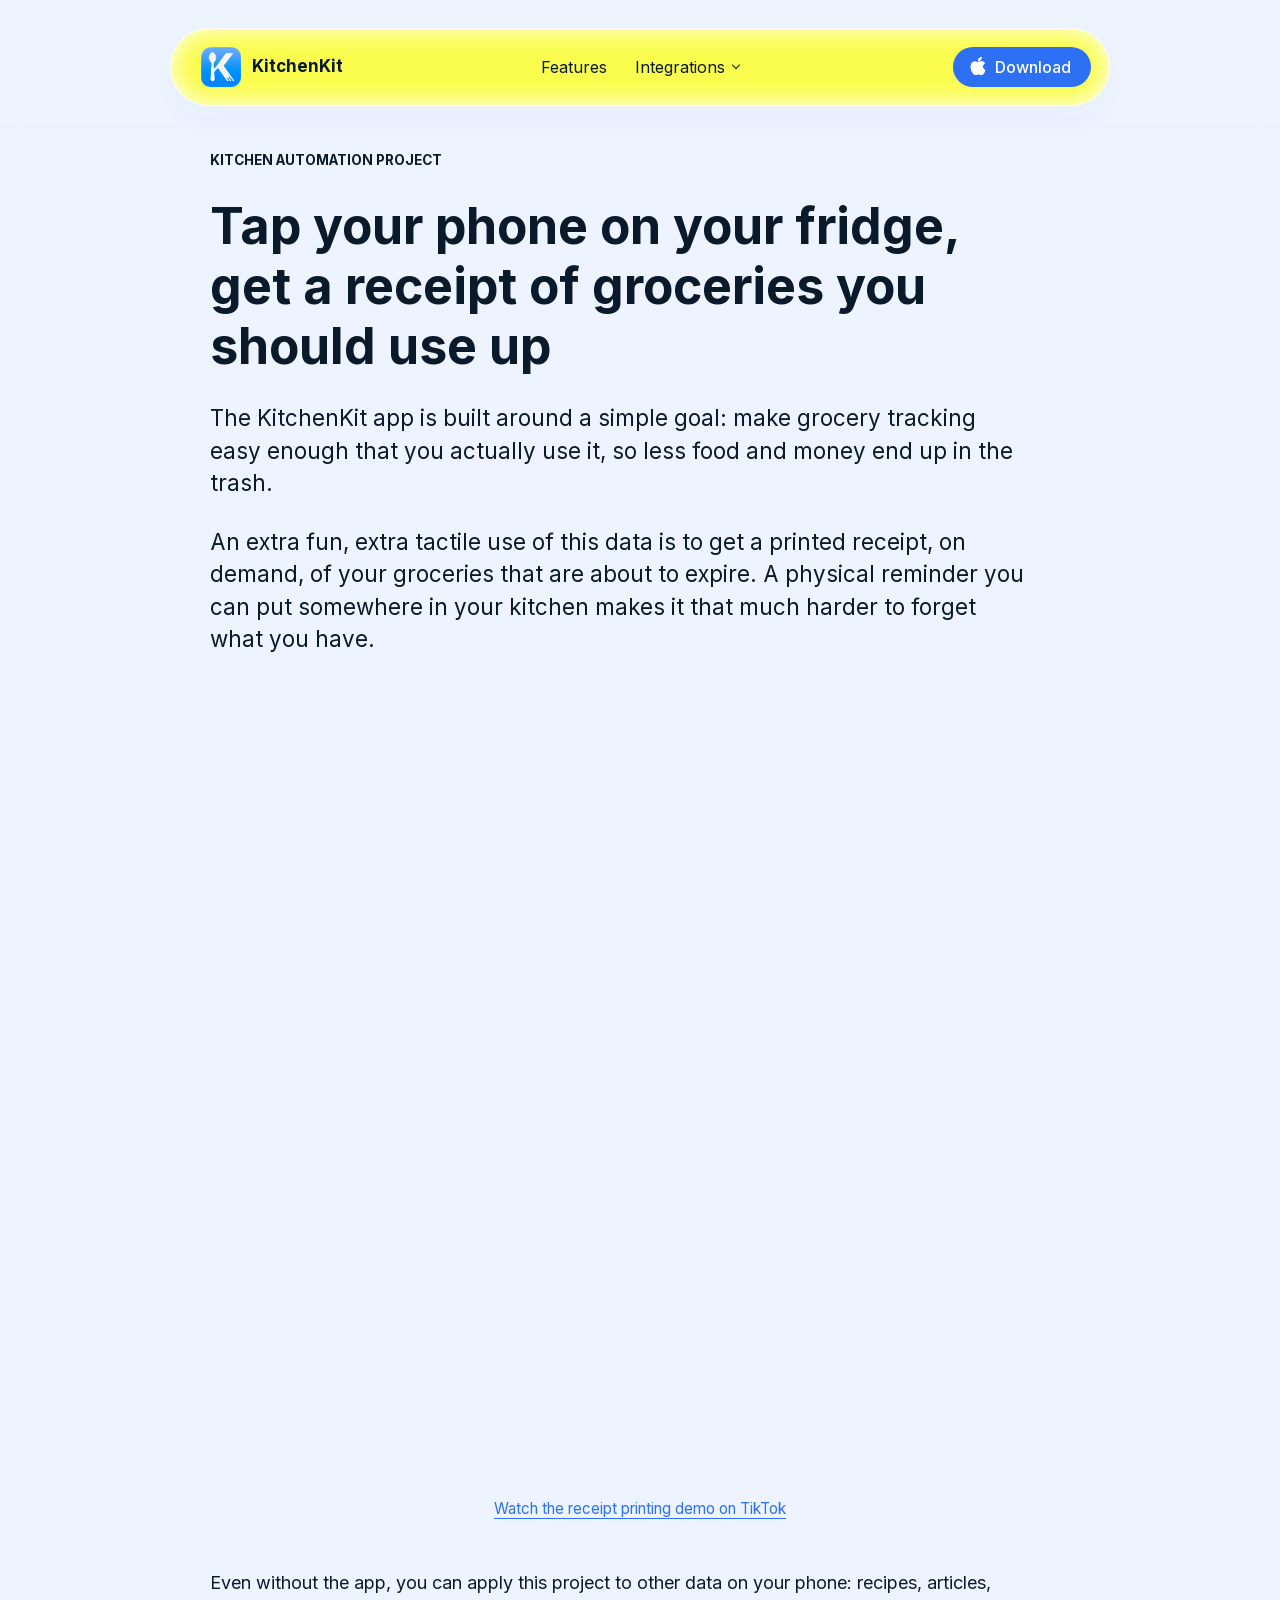
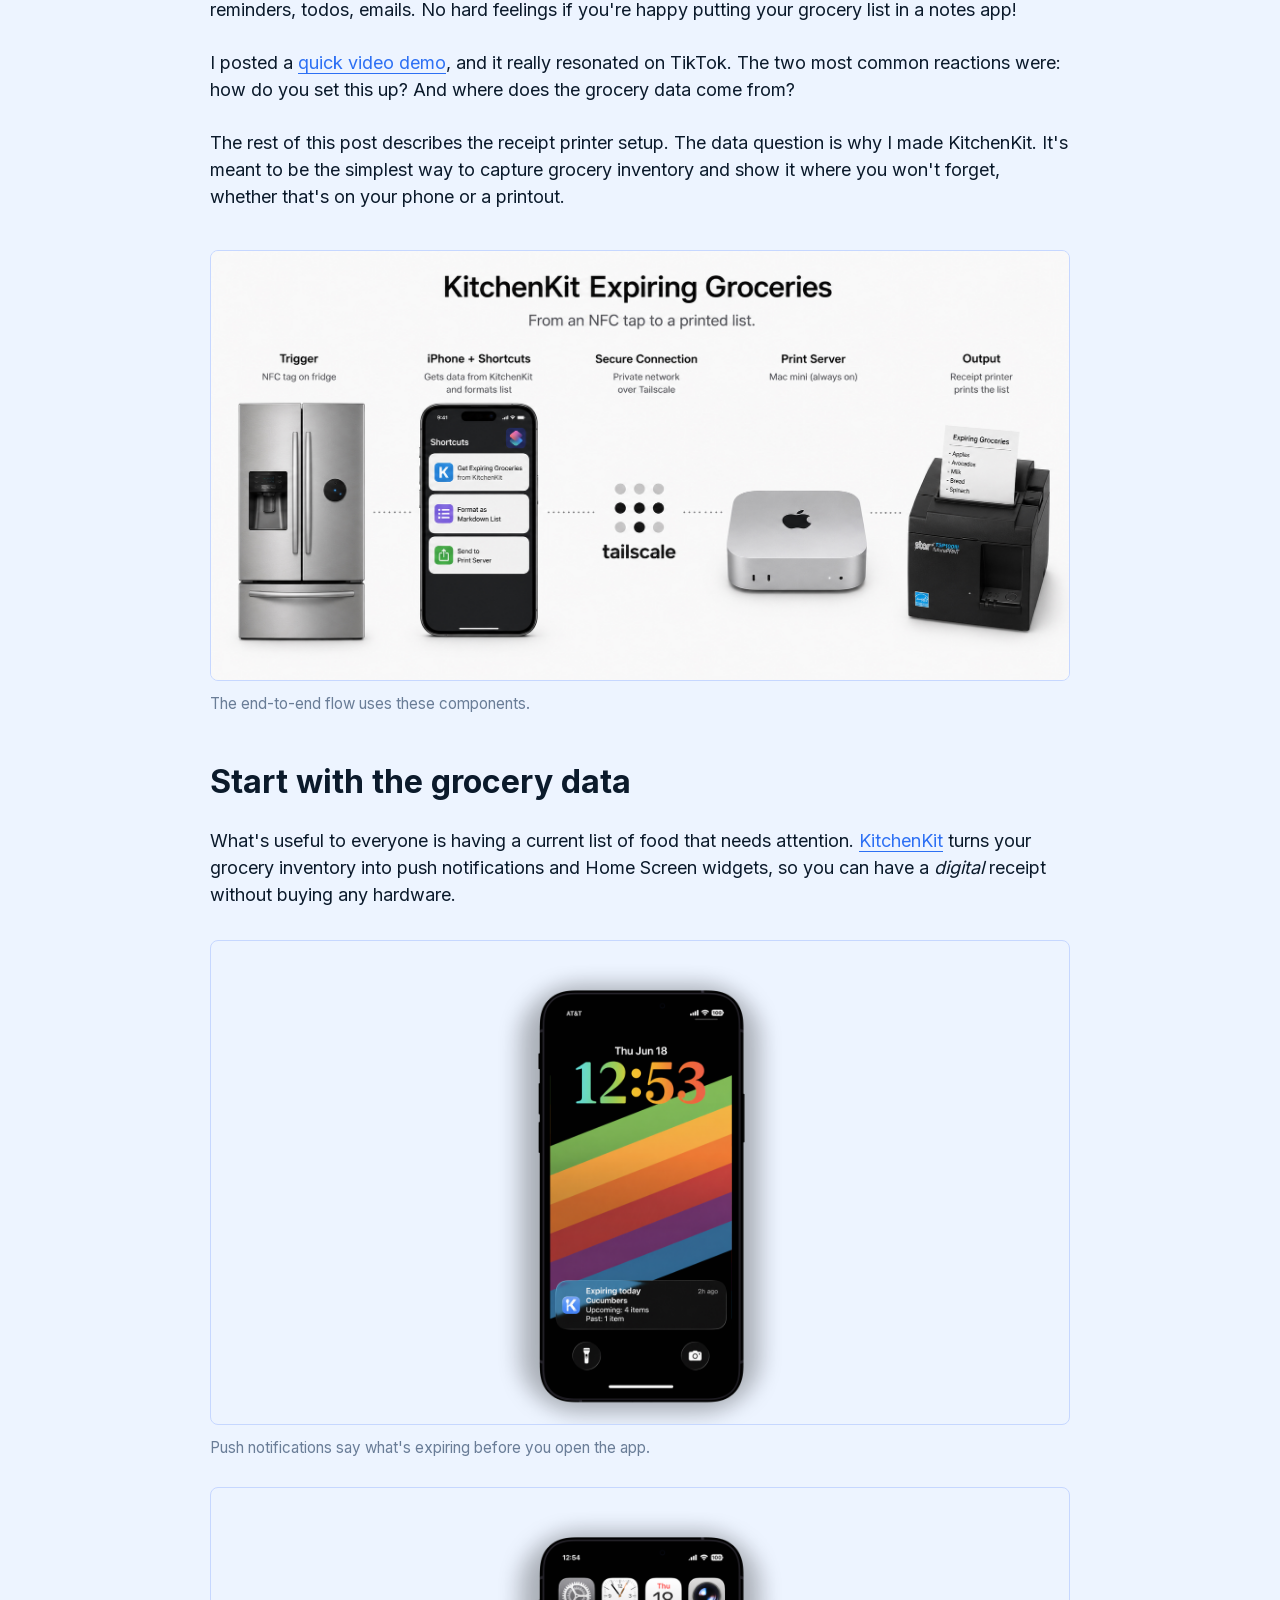
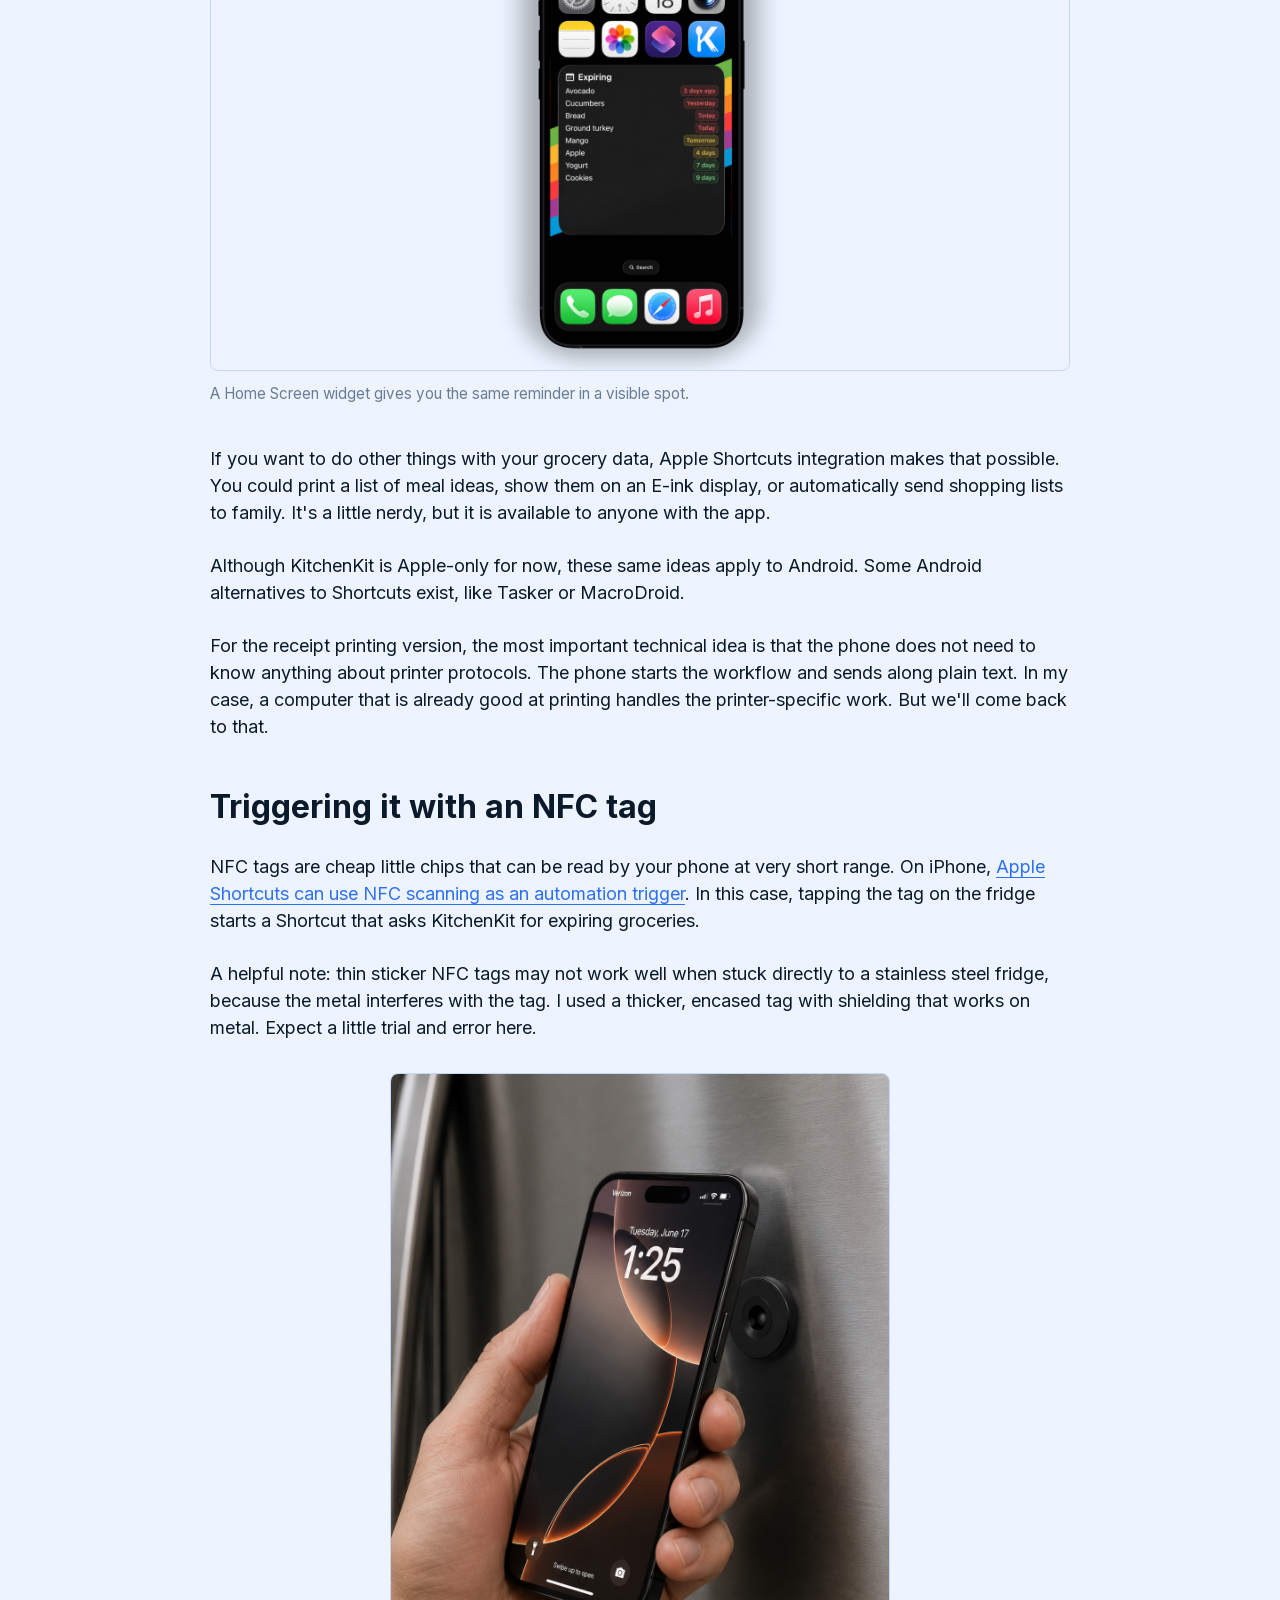
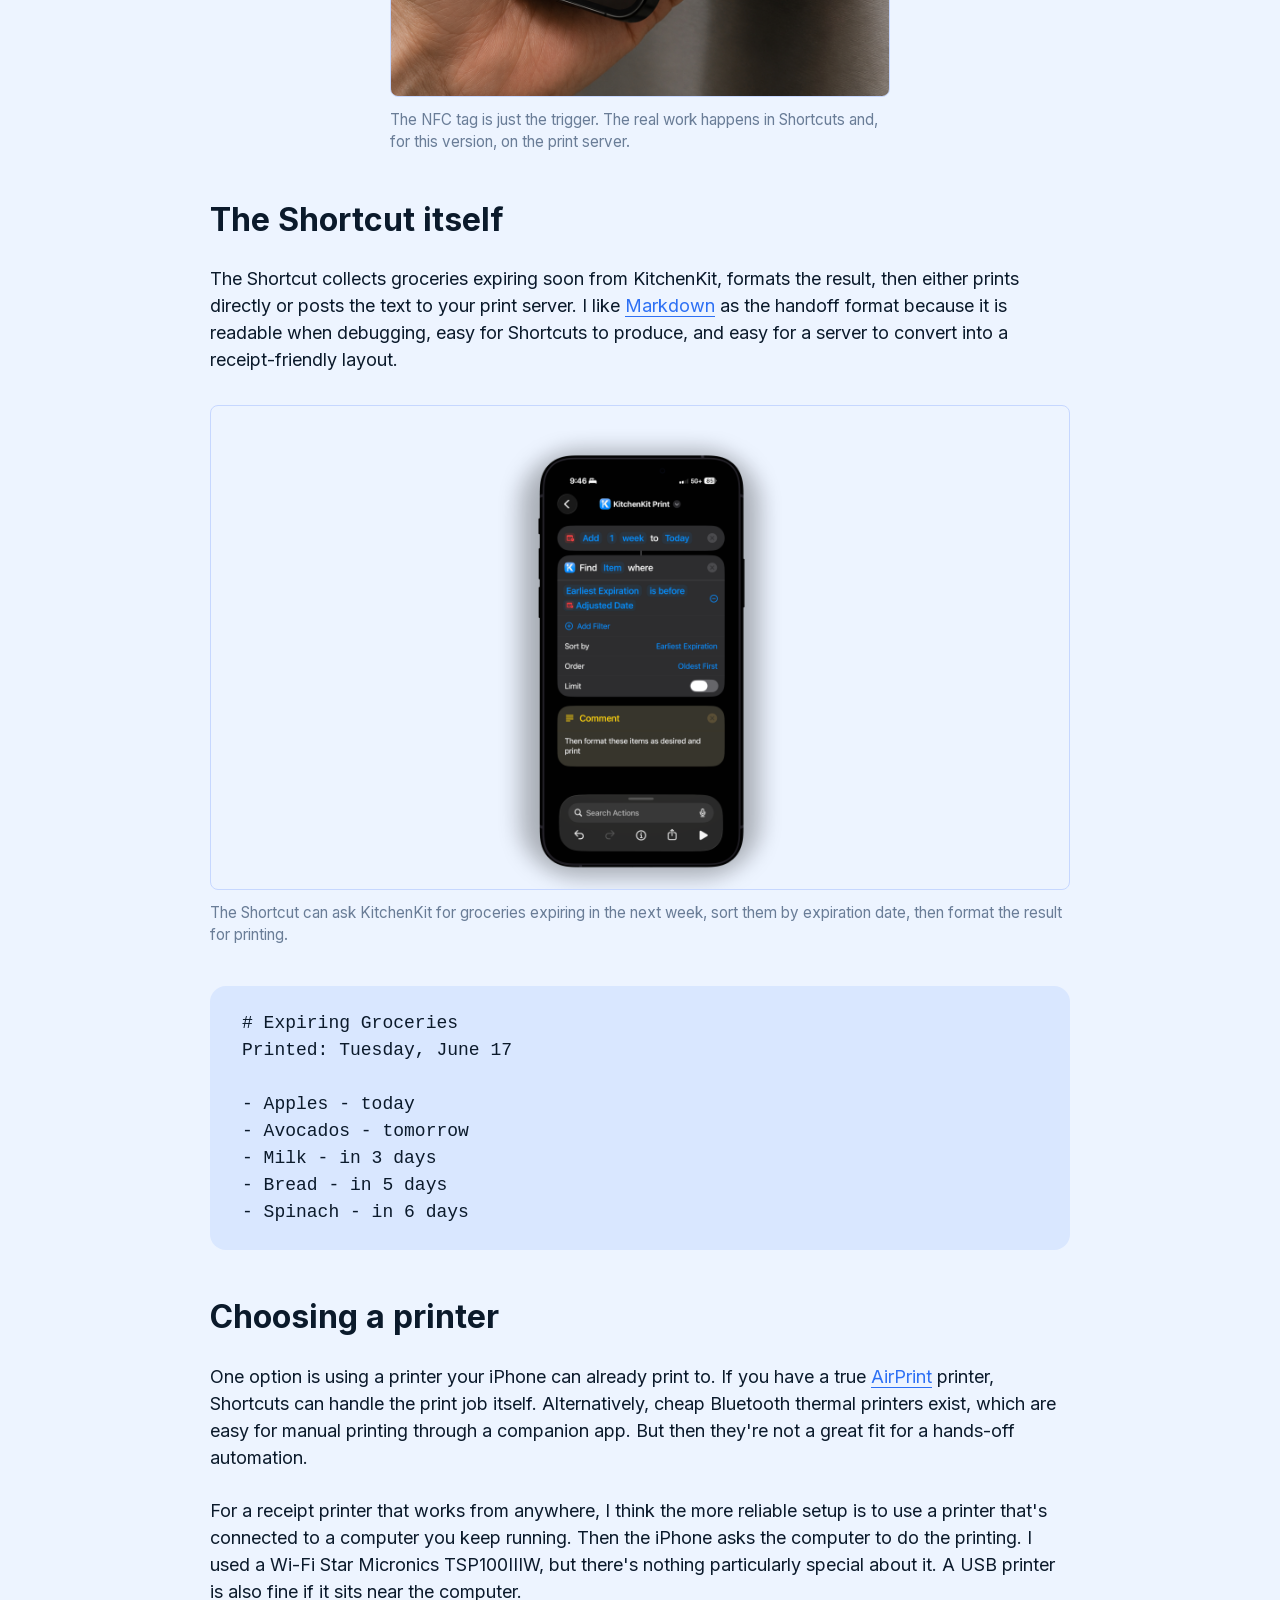
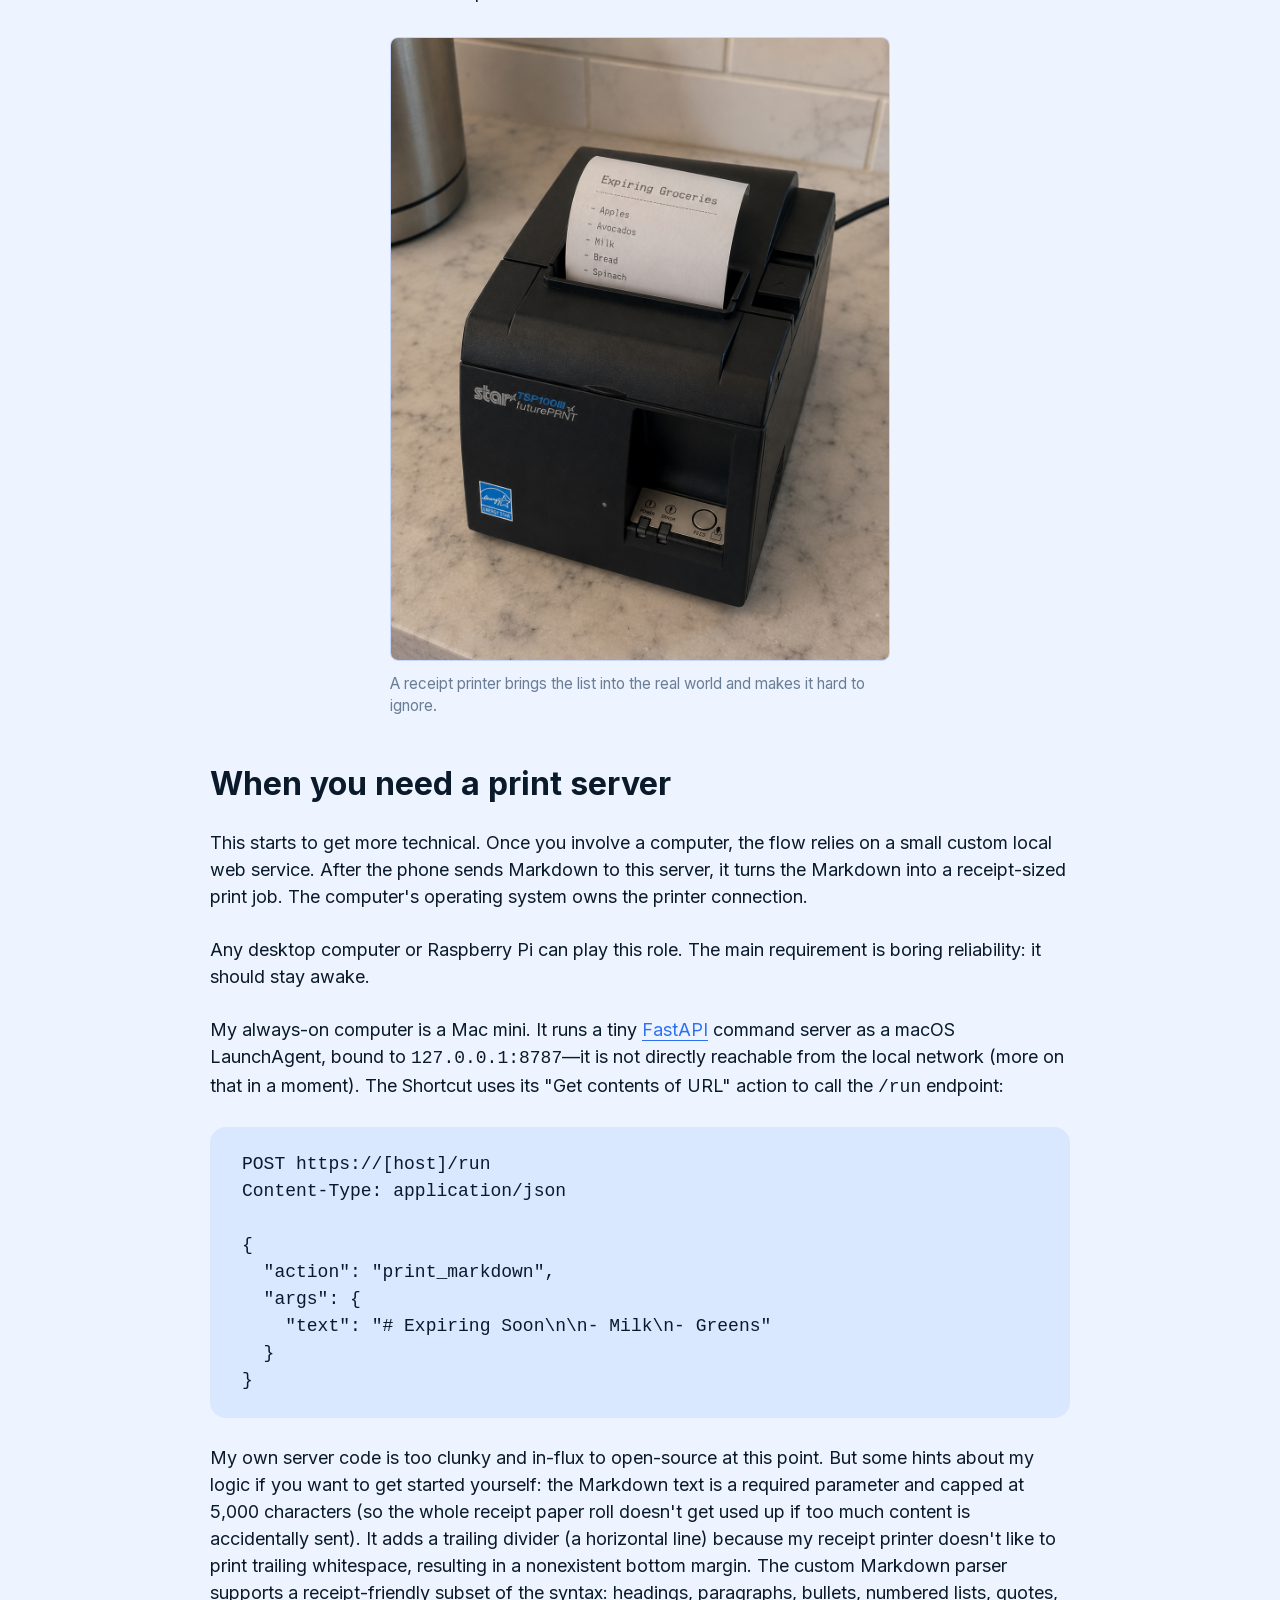
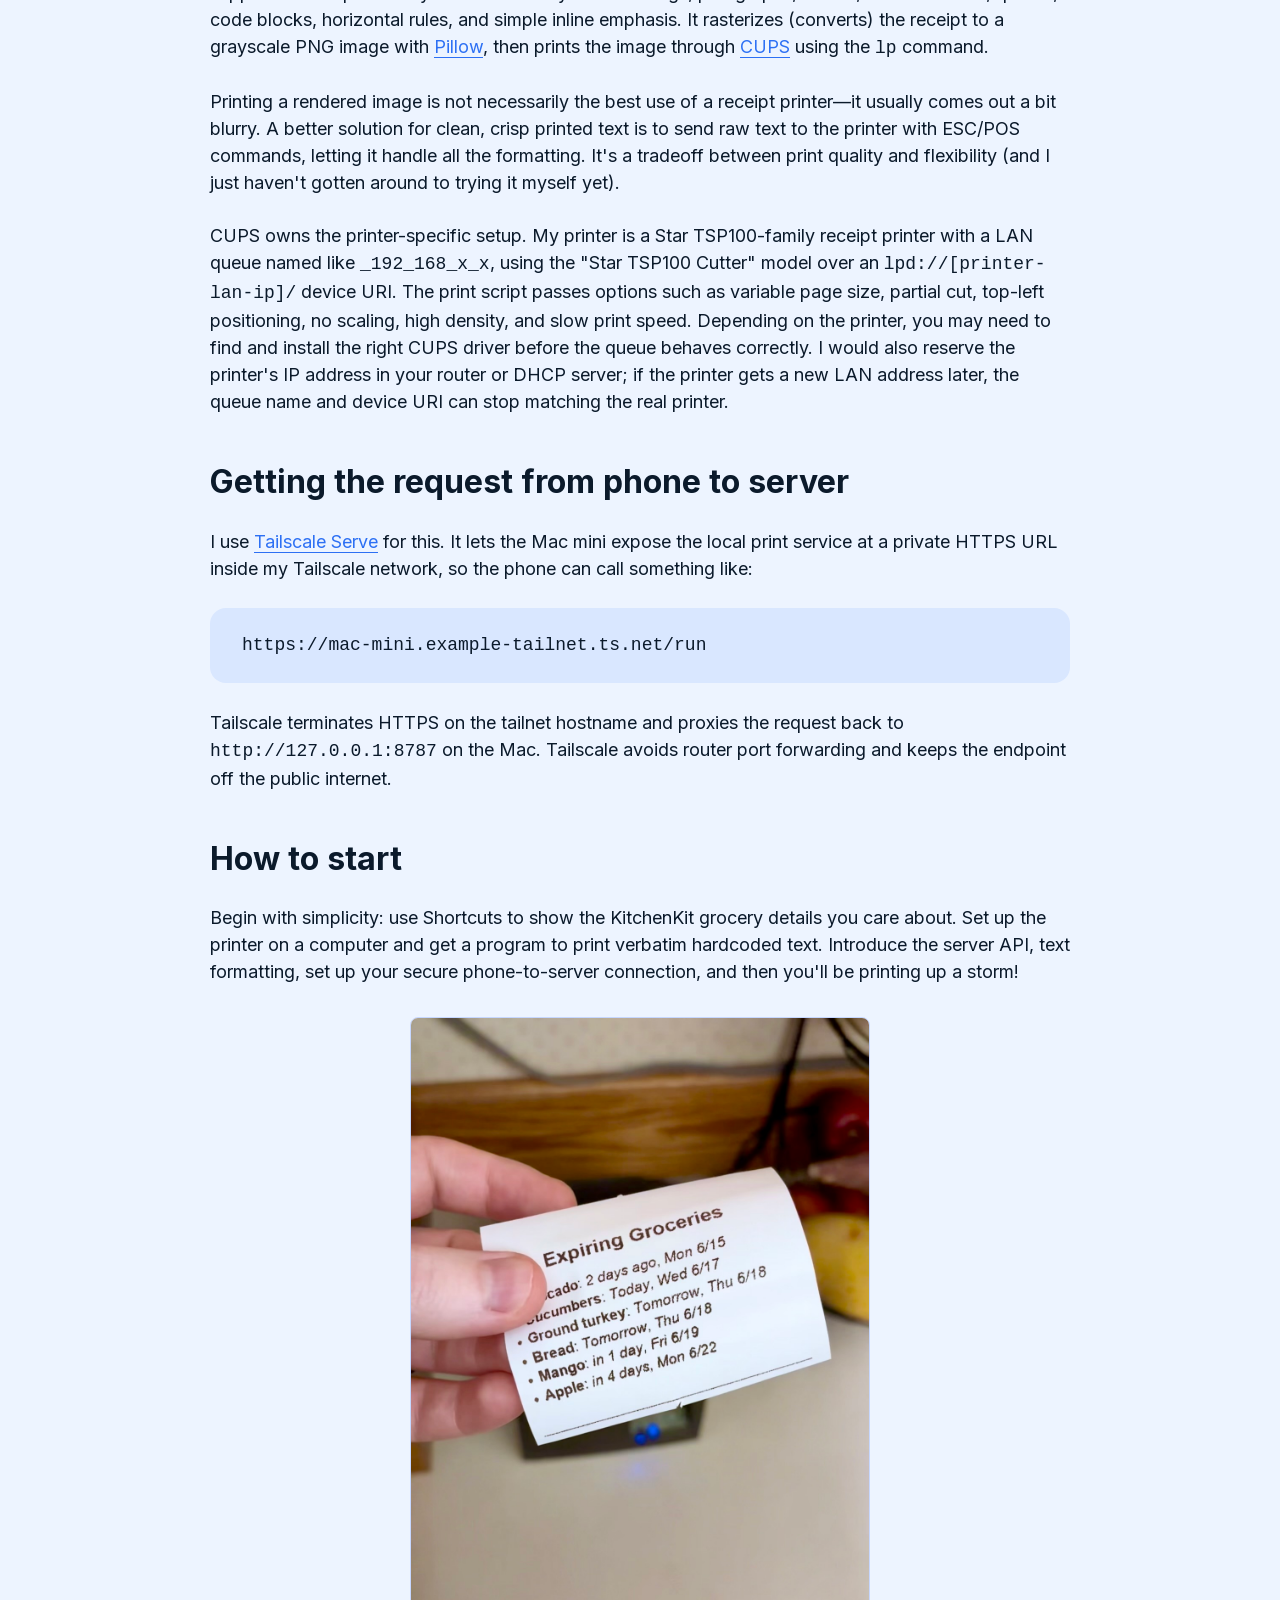
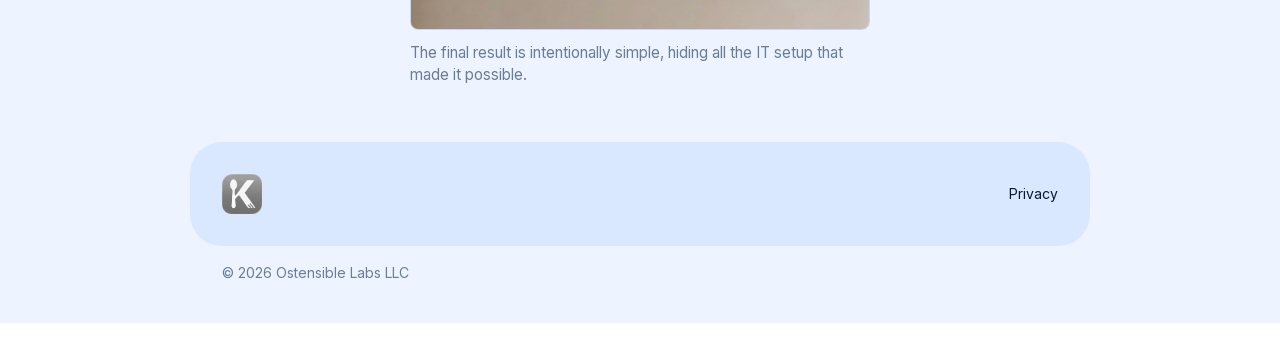
<file: printer.html>
<!DOCTYPE html><html lang="en" data-theme="system"><head><meta charSet="utf-8"/><meta name="viewport" content="width=device-width, initial-scale=1"/><link rel="preload" href="/_next/static/media/406d3fc8d5ec9f59-s.p.06~5xv2ritwv5.woff2" as="font" crossorigin="" type="font/woff2"/><link rel="preload" href="/_next/static/media/83afe278b6a6bb3c-s.p.0q-301v4kxxnr.woff2" as="font" crossorigin="" type="font/woff2"/><link rel="preload" href="/_next/static/media/a85fe84266768609-s.p.05b418i5bs~lg.woff2" as="font" crossorigin="" type="font/woff2"/><link rel="preload" href="/printer/tiktok-demo-poster.png" as="image"/><link rel="preload" href="/printer/workflow-diagram.jpg" as="image"/><link rel="preload" href="/printer/notification-lock-screen.png" as="image"/><link rel="preload" href="/printer/home-screen-widget.png" as="image"/><link rel="preload" href="/printer/nfc-fridge.jpg" as="image"/><link rel="preload" href="/printer/shortcut-print-flow.png" as="image"/><link rel="preload" href="/printer/receipt-printer.jpg" as="image"/><link rel="preload" href="/printer/printed-receipt-closeup.jpg" as="image"/><link rel="stylesheet" href="/_next/static/chunks/15udtnmsn7o_5.css" data-precedence="next"/><link rel="stylesheet" href="/_next/static/chunks/0i_fiq9~obleo.css" data-precedence="next"/><link rel="stylesheet" href="/_next/static/chunks/107vbaqnajemn.css" data-precedence="next"/><link rel="preload" as="script" fetchPriority="low" href="/_next/static/chunks/0p48-riq~l20h.js"/><script src="/_next/static/chunks/0cjlq94ctcl~c.js" async=""></script><script src="/_next/static/chunks/0.nyih6t2owxs.js" async=""></script><script src="/_next/static/chunks/02fs2wyvw114e.js" async=""></script><script src="/_next/static/chunks/turbopack-04wsvopjh2ehg.js" async=""></script><script src="/_next/static/chunks/03.egb8qn_ih4.js" async=""></script><script src="/_next/static/chunks/0i71lkp~0_t5l.js" async=""></script><script src="/_next/static/chunks/0khyz.9a2lwzv.js" async=""></script><link rel="preload" href="https://fonts.googleapis.com/css2?family=Material+Symbols+Rounded:opsz,wght,FILL,GRAD@30,600,0..1,0&amp;icon_names=block,check_circle,close,dark_mode,diamond_shine,kitchen,layers,lock,mail,menu,notifications,nutrition,open_in_full,open_in_new,pause,play_arrow,savings,send,shopping_bag_speed,star,sync,target" as="style"/><meta name="apple-itunes-app" content="app-id=6754018760"/><link rel="icon" href="/favicon.png" type="image/png" sizes="48x48"/><meta name="next-size-adjust" content=""/><title>Use a Receipt Printer to Rescue Groceries Before They Go Bad</title><meta name="description" content="A practical home automation guide to printing grocery lists from an iPhone using Apple Shortcuts, a home server, and a receipt printer."/><meta property="og:title" content="Use a Receipt Printer to Rescue Groceries Before They Go Bad"/><meta property="og:description" content="A practical home automation guide to printing grocery lists from an iPhone using Apple Shortcuts, a home server, and a receipt printer."/><meta property="og:url" content="https://kitchenkitapp.com/printer"/><meta property="og:site_name" content="KitchenKit"/><meta property="og:image" content="https://kitchenkitapp.com/assets/kitchenkit-og-1200x630.png"/><meta property="og:image:type" content="image/png"/><meta property="og:image:width" content="1200"/><meta property="og:image:height" content="630"/><meta property="og:image:alt" content="KitchenKit, the grocery organizer app, with its app icon."/><meta property="og:type" content="article"/><meta name="twitter:card" content="summary_large_image"/><meta name="twitter:title" content="Use a Receipt Printer to Rescue Groceries Before They Go Bad"/><meta name="twitter:description" content="A practical home automation guide to printing grocery lists from an iPhone using Apple Shortcuts, a home server, and a receipt printer."/><meta name="twitter:image" content="https://kitchenkitapp.com/assets/kitchenkit-og-1200x630.png"/><meta name="twitter:image:alt" content="KitchenKit, the grocery organizer app, with its app icon."/><style id="theme-style">
      :root,
      :root[data-theme="light"] {
        color-scheme: light;
        --color-scheme: light;
        --color-text-primary: oklch(21.42% 0.04 252.78deg);
--color-text-secondary: oklch(34.62% 0.07 256.04deg / 0.64);
--color-fill-0: oklch(100% 0 none);
--color-fill-1: oklch(96.58% 0.02 262.77deg);
--color-fill-2: oklch(92.63% 0.04 264.4deg);
--color-fill-3: oklch(87.94% 0.06 267.05deg);
--color-accent-brand: oklch(57.99% 0.21 262.05deg);
--color-accent-orange: oklch(75.33% 0.17 55.71deg);
--color-accent-green: oklch(73.03% 0.19 147.44deg);
--color-accent-red: oklch(65.42% 0.23 28.66deg);
--color-accent-blue: oklch(60.27% 0.22 257.42deg);
--color-accent-indigo: oklch(52.94% 0.19 278.34deg);
--color-accent-mint: oklch(74.81% 0.13 189.02deg);
--color-accent-purple: oklch(61.49% 0.21 312.42deg);
--color-accent-pink: oklch(64.97% 0.24 17.9deg);
--color-text-accent-brand: oklch(100% 0 none);
      }

      @media (prefers-color-scheme: dark) {
        :root {
          color-scheme: dark;
          --color-scheme: dark;
          --color-text-primary: oklch(97.27% 0.01 266.74deg);
--color-text-secondary: oklch(87.25% 0.05 261.35deg / 0.7);
--color-fill-0: oklch(18.31% 0.03 263.38deg);
--color-fill-1: oklch(20.13% 0.03 263.36deg);
--color-fill-2: oklch(27.42% 0.05 262.63deg);
--color-fill-3: oklch(32.5% 0.06 264.64deg);
--color-accent-brand: oklch(61.2% 0.17 258.48deg);
--color-accent-orange: oklch(76.19% 0.17 57.05deg);
--color-accent-green: oklch(75.55% 0.21 146.98deg);
--color-accent-red: oklch(66.33% 0.22 28.29deg);
--color-accent-blue: oklch(62.42% 0.21 255.48deg);
--color-accent-indigo: oklch(55.64% 0.2 278.15deg);
--color-accent-mint: oklch(85.14% 0.11 192.43deg);
--color-accent-purple: oklch(65.6% 0.23 312.43deg);
--color-accent-pink: oklch(65.77% 0.23 16.02deg);
--color-text-accent-brand: oklch(100% 0 none);
        }
      }

      :root[data-theme="dark"] {
        color-scheme: dark;
        --color-scheme: dark;
        --color-text-primary: oklch(97.27% 0.01 266.74deg);
--color-text-secondary: oklch(87.25% 0.05 261.35deg / 0.7);
--color-fill-0: oklch(18.31% 0.03 263.38deg);
--color-fill-1: oklch(20.13% 0.03 263.36deg);
--color-fill-2: oklch(27.42% 0.05 262.63deg);
--color-fill-3: oklch(32.5% 0.06 264.64deg);
--color-accent-brand: oklch(61.2% 0.17 258.48deg);
--color-accent-orange: oklch(76.19% 0.17 57.05deg);
--color-accent-green: oklch(75.55% 0.21 146.98deg);
--color-accent-red: oklch(66.33% 0.22 28.29deg);
--color-accent-blue: oklch(62.42% 0.21 255.48deg);
--color-accent-indigo: oklch(55.64% 0.2 278.15deg);
--color-accent-mint: oklch(85.14% 0.11 192.43deg);
--color-accent-purple: oklch(65.6% 0.23 312.43deg);
--color-accent-pink: oklch(65.77% 0.23 16.02deg);
--color-text-accent-brand: oklch(100% 0 none);
      }
    </style><link rel="stylesheet" href="https://fonts.googleapis.com/css2?family=Material+Symbols+Rounded:opsz,wght,FILL,GRAD@30,600,0..1,0&amp;icon_names=block,check_circle,close,dark_mode,diamond_shine,kitchen,layers,lock,mail,menu,notifications,nutrition,open_in_full,open_in_new,pause,play_arrow,savings,send,shopping_bag_speed,star,sync,target"/><script src="/_next/static/chunks/03~yq9q893hmn.js" noModule=""></script></head><body class="inter_5972bc34-module__OU16Qa__className"><div hidden=""><!--$--><!--/$--></div><div class="navbar-module__X2QfBG__spacer"></div><div class="navbar-module__X2QfBG__navbarContainer"><nav class="navbar-module__X2QfBG__navbar"><div class="navbar-module__X2QfBG__content"><a class="navbar-module__X2QfBG__appIdentity" href="/"><div class="navbar-module__X2QfBG__appIconContainer"></div><div class="navbar-module__X2QfBG__appName">KitchenKit</div></a><ul class="navbar-module__X2QfBG__navLinks"><li class="navbar-module__X2QfBG__navLinkItem"><a href="/">Features</a></li><li class="navbar-module__X2QfBG__navLinkItem"><details class="navbar-module__X2QfBG__navGroup"><summary>Integrations</summary><ul class="navbar-module__X2QfBG__navDropdown"><li><a href="/trmnl">TRMNL ePaper Display</a></li><li><a href="/printer">Receipt Printer</a></li></ul></details></li></ul><div class="navbar-module__X2QfBG__action"><a href="https://apps.apple.com/app/id6754018760" class="download_action_button-module__mjE9nq__downloadActionButton download_action_button-module__mjE9nq__small" target="_blank" rel="noopener"><div class="download_action_button-module__mjE9nq__label"><div class="download_action_button-module__mjE9nq__appleLogo"><svg xmlns="http://www.w3.org/2000/svg" width="18" height="18" fill="currentColor" viewBox="0 0 16 16"><path d="M11.182.008C11.148-.03 9.923.023 8.857 1.18c-1.066 1.156-.902 2.482-.878 2.516s1.52.087 2.475-1.258.762-2.391.728-2.43m3.314 11.733c-.048-.096-2.325-1.234-2.113-3.422s1.675-2.789 1.698-2.854-.597-.79-1.254-1.157a3.7 3.7 0 0 0-1.563-.434c-.108-.003-.483-.095-1.254.116-.508.139-1.653.589-1.968.607-.316.018-1.256-.522-2.267-.665-.647-.125-1.333.131-1.824.328-.49.196-1.422.754-2.074 2.237-.652 1.482-.311 3.83-.067 4.56s.625 1.924 1.273 2.796c.576.984 1.34 1.667 1.659 1.899s1.219.386 1.843.067c.502-.308 1.408-.485 1.766-.472.357.013 1.061.154 1.782.539.571.197 1.111.115 1.652-.105.541-.221 1.324-1.059 2.238-2.758q.52-1.185.473-1.282"></path><path d="M11.182.008C11.148-.03 9.923.023 8.857 1.18c-1.066 1.156-.902 2.482-.878 2.516s1.52.087 2.475-1.258.762-2.391.728-2.43m3.314 11.733c-.048-.096-2.325-1.234-2.113-3.422s1.675-2.789 1.698-2.854-.597-.79-1.254-1.157a3.7 3.7 0 0 0-1.563-.434c-.108-.003-.483-.095-1.254.116-.508.139-1.653.589-1.968.607-.316.018-1.256-.522-2.267-.665-.647-.125-1.333.131-1.824.328-.49.196-1.422.754-2.074 2.237-.652 1.482-.311 3.83-.067 4.56s.625 1.924 1.273 2.796c.576.984 1.34 1.667 1.659 1.899s1.219.386 1.843.067c.502-.308 1.408-.485 1.766-.472.357.013 1.061.154 1.782.539.571.197 1.111.115 1.652-.105.541-.221 1.324-1.059 2.238-2.758q.52-1.185.473-1.282"></path></svg></div><div class="download_action_button-module__mjE9nq__downloadLabel">Download</div></div></a></div><button type="button" class="navbar-module__X2QfBG__mobileMenuButton" aria-label="Open menu" aria-expanded="false" aria-controls="mobile-navigation-menu"><span class="material-symbols-rounded icon-module__fq8PUW__icon icon-module__fq8PUW__iconOutlined " style="font-size:24px">menu</span></button></div></nav></div><article class="article-module__YzHWya__article page-module__iJxYBq__printerArticle"><script type="application/ld+json">{"@context":"https://schema.org","@type":"BlogPosting","headline":"Use a Receipt Printer to Rescue Groceries Before They Go Bad","description":"A practical home automation guide to printing grocery lists from an iPhone using Apple Shortcuts, a home server, and a receipt printer.","image":["https://kitchenkitapp.com/printer/receipt-printer.jpg"],"datePublished":"2026-06-18T00:18:58-07:00","dateModified":"2026-06-23T00:00:00-07:00","author":{"@type":"Organization","name":"KitchenKit","url":"https://kitchenkitapp.com"},"publisher":{"@type":"Organization","name":"KitchenKit","url":"https://kitchenkitapp.com"},"mainEntityOfPage":{"@type":"WebPage","@id":"https://kitchenkitapp.com/printer"}}</script><p class="page-module__iJxYBq__eyebrow">Kitchen automation project</p><h1>Tap your phone on your fridge, get a receipt of groceries you should use up</h1><p class="page-module__iJxYBq__lede">The KitchenKit app is built around a simple goal: make grocery tracking easy enough that you actually use it, so less food and money end up in the trash.</p><p class="page-module__iJxYBq__lede">An extra fun, extra tactile use of this data is to get a printed receipt, on demand, of your groceries that are about to expire. A physical reminder you can put somewhere in your kitchen makes it that much harder to forget what you have.</p><section class="page-module__iJxYBq__videoSection" aria-labelledby="demo-video"><div class="page-module__iJxYBq__tiktokEmbed"><iframe title="KitchenKit receipt printer demo on TikTok" src="https://www.tiktok.com/embed/v2/7651900986713279774" allow="encrypted-media; fullscreen; picture-in-picture" allowFullScreen=""></iframe></div><a class="page-module__iJxYBq__mobileVideoLink" href="https://www.tiktok.com/@kitchenkit29/video/7651900986713279774" target="_blank" rel="noreferrer"><img src="/printer/tiktok-demo-poster.png" alt="" aria-hidden="true"/><span class="page-module__iJxYBq__mobileVideoPlayIcon" aria-hidden="true">▶</span><span class="page-module__iJxYBq__mobileVideoLabel">Watch the receipt printing demo on TikTok</span></a><p class="page-module__iJxYBq__videoFallback"><a href="https://www.tiktok.com/@kitchenkit29/video/7651900986713279774" target="_blank" rel="noreferrer">Watch the receipt printing demo on TikTok</a></p></section><p>Even without the app, you can apply this project to other data on your phone: recipes, articles, reminders, todos, emails. No hard feelings if you&#x27;re happy putting your grocery list in a notes app!</p><p>I posted a<!-- --> <a href="https://www.tiktok.com/@kitchenkit29/video/7651900986713279774" target="_blank" rel="noreferrer">quick video demo</a>, and it really resonated on TikTok. The two most common reactions were: how do you set this up? And where does the grocery data come from?</p><p>The rest of this post describes the receipt printer setup. The data question is why I made KitchenKit. It&#x27;s meant to be the simplest way to capture grocery inventory and show it where you won&#x27;t forget, whether that&#x27;s on your phone or a printout.</p><figure class="page-module__iJxYBq__workflowDiagram"><img src="/printer/workflow-diagram.jpg" alt="Diagram showing the KitchenKit expiring groceries flow: NFC tag trigger, iPhone and Shortcuts, Tailscale connection, Mac mini print server, and receipt-printer output."/><figcaption>The end-to-end flow uses these components.</figcaption></figure><h2>Start with the grocery data</h2><p>What&#x27;s useful to everyone is having a current list of food that needs attention.<!-- --> <a href="/">KitchenKit</a> turns your grocery inventory into push notifications and Home Screen widgets, so you can have a <i>digital</i> <!-- -->receipt without buying any hardware.</p><div class="page-module__iJxYBq__digitalMediaGrid"><figure><img src="/printer/notification-lock-screen.png" alt="An iPhone lock screen showing a KitchenKit notification for groceries expiring today."/><figcaption>Push notifications say what&#x27;s expiring before you open the app.</figcaption></figure><figure><img src="/printer/home-screen-widget.png" alt="An iPhone home screen showing a KitchenKit widget with expiring groceries and dates."/><figcaption>A Home Screen widget gives you the same reminder in a visible spot.</figcaption></figure></div><p>If you want to do other things with your grocery data, Apple Shortcuts integration makes that possible. You could print a list of meal ideas, show them on an E-ink display, or automatically send shopping lists to family. It&#x27;s a little nerdy, but it is available to anyone with the app.</p><p>Although KitchenKit is Apple-only for now, these same ideas apply to Android. Some Android alternatives to Shortcuts exist, like Tasker or MacroDroid.</p><p>For the receipt printing version, the most important technical idea is that the phone does not need to know anything about printer protocols. The phone starts the workflow and sends along plain text. In my case, a computer that is already good at printing handles the printer-specific work. But we&#x27;ll come back to that.</p><h2>Triggering it with an NFC tag</h2><p>NFC tags are cheap little chips that can be read by your phone at very short range. On iPhone,<!-- --> <a href="https://support.apple.com/guide/shortcuts/setting-triggers-apde31e9638b/ios" target="_blank" rel="noreferrer">Apple Shortcuts can use NFC scanning as an automation trigger</a>. In this case, tapping the tag on the fridge starts a Shortcut that asks KitchenKit for expiring groceries.</p><p>A helpful note: thin sticker NFC tags may not work well when stuck directly to a stainless steel fridge, because the metal interferes with the tag. I used a thicker, encased tag with shielding that works on metal. Expect a little trial and error here.</p><figure class="page-module__iJxYBq__sectionFigure"><img src="/printer/nfc-fridge.jpg" alt="An iPhone held near an NFC tag mounted on a refrigerator."/><figcaption>The NFC tag is just the trigger. The real work happens in Shortcuts and, for this version, on the print server.</figcaption></figure><h2>The Shortcut itself</h2><p>The Shortcut collects groceries expiring soon from KitchenKit, formats the result, then either prints directly or posts the text to your print server. I like<!-- --> <a href="https://www.markdownguide.org/cheat-sheet/" target="_blank" rel="noreferrer">Markdown</a> <!-- -->as the handoff format because it is readable when debugging, easy for Shortcuts to produce, and easy for a server to convert into a receipt-friendly layout.</p><figure class="page-module__iJxYBq__shortcutFigure"><img src="/printer/shortcut-print-flow.png" alt="An iPhone showing an Apple Shortcut named KitchenKit Print that finds KitchenKit items expiring before an adjusted date."/><figcaption>The Shortcut can ask KitchenKit for groceries expiring in the next week, sort them by expiration date, then format the result for printing.</figcaption></figure><pre aria-label="Example Markdown payload"><code># Expiring Groceries
Printed: Tuesday, June 17

- Apples - today
- Avocados - tomorrow
- Milk - in 3 days
- Bread - in 5 days
- Spinach - in 6 days
</code></pre><h2>Choosing a printer</h2><p>One option is using a printer your iPhone can already print to. If you have a true<!-- --> <a href="https://support.apple.com/en-us/102895" target="_blank" rel="noreferrer">AirPrint</a> <!-- -->printer, Shortcuts can handle the print job itself. Alternatively, cheap Bluetooth thermal printers exist, which are easy for manual printing through a companion app. But then they&#x27;re not a great fit for a hands-off automation.</p><p>For a receipt printer that works from anywhere, I think the more reliable setup is to use a printer that&#x27;s connected to a computer you keep running. Then the iPhone asks the computer to do the printing. I used a Wi-Fi Star Micronics TSP100IIIW, but there&#x27;s nothing particularly special about it. A USB printer is also fine if it sits near the computer.</p><figure class="page-module__iJxYBq__sectionFigure"><img src="/printer/receipt-printer.jpg" alt="A Star Micronics receipt printer printing a list of expiring groceries."/><figcaption>A receipt printer brings the list into the real world and makes it hard to ignore.</figcaption></figure><h2>When you need a print server</h2><p>This starts to get more technical. Once you involve a computer, the flow relies on a small custom local web service. After the phone sends Markdown to this server, it turns the Markdown into a receipt-sized print job. The computer&#x27;s operating system owns the printer connection.</p><p>Any desktop computer or Raspberry Pi can play this role. The main requirement is boring reliability: it should stay awake.</p><p>My always-on computer is a Mac mini. It runs a tiny<!-- --> <a href="https://en.wikipedia.org/wiki/FastAPI" target="_blank" rel="noreferrer">FastAPI</a> <!-- -->command server as a macOS LaunchAgent, bound to<!-- --> <code>127.0.0.1:8787</code>—it is not directly reachable from the local network (more on that in a moment). The Shortcut uses its &quot;Get contents of URL&quot; action to call the <code>/run</code> endpoint:</p><pre aria-label="Example print server request"><code>POST https://[host]/run
Content-Type: application/json

{
  &quot;action&quot;: &quot;print_markdown&quot;,
  &quot;args&quot;: {
    &quot;text&quot;: &quot;# Expiring Soon\n\n- Milk\n- Greens&quot;
  }
}
</code></pre><p>My own server code is too clunky and in-flux to open-source at this point. But some hints about my logic if you want to get started yourself: the Markdown text is a required parameter and capped at 5,000 characters (so the whole receipt paper roll doesn&#x27;t get used up if too much content is accidentally sent). It adds a trailing divider (a horizontal line) because my receipt printer doesn&#x27;t like to print trailing whitespace, resulting in a nonexistent bottom margin. The custom Markdown parser supports a receipt-friendly subset of the syntax: headings, paragraphs, bullets, numbered lists, quotes, code blocks, horizontal rules, and simple inline emphasis. It rasterizes (converts) the receipt to a grayscale PNG image with<!-- --> <a href="https://pillow.readthedocs.io/en/stable/index.html" target="_blank" rel="noreferrer">Pillow</a>, <!-- -->then prints the image through<!-- --> <a href="https://en.wikipedia.org/wiki/CUPS" target="_blank" rel="noreferrer">CUPS</a> <!-- -->using the <code>lp</code> command.</p><p>Printing a rendered image is not necessarily the best use of a receipt printer—it usually comes out a bit blurry. A better solution for clean, crisp printed text is to send raw text to the printer with ESC/POS commands, letting it handle all the formatting. It&#x27;s a tradeoff between print quality and flexibility (and I just haven&#x27;t gotten around to trying it myself yet).</p><p>CUPS owns the printer-specific setup. My printer is a Star TSP100-family receipt printer with a LAN queue named like<!-- --> <code>_192_168_x_x</code>, using the &quot;Star TSP100 Cutter&quot; model over an<!-- --> <code>lpd://[printer-lan-ip]/</code> device URI. The print script passes options such as variable page size, partial cut, top-left positioning, no scaling, high density, and slow print speed. Depending on the printer, you may need to find and install the right CUPS driver before the queue behaves correctly. I would also reserve the printer&#x27;s IP address in your router or DHCP server; if the printer gets a new LAN address later, the queue name and device URI can stop matching the real printer.</p><h2>Getting the request from phone to server</h2><p>I use<!-- --> <a href="https://tailscale.com/docs/features/tailscale-serve" target="_blank" rel="noreferrer">Tailscale Serve</a> <!-- -->for this. It lets the Mac mini expose the local print service at a private HTTPS URL inside my Tailscale network, so the phone can call something like:</p><pre aria-label="Example Tailscale Serve URL"><code>https://mac-mini.example-tailnet.ts.net/run
</code></pre><p>Tailscale terminates HTTPS on the tailnet hostname and proxies the request back to <code>http://127.0.0.1:8787</code> on the Mac. Tailscale avoids router port forwarding and keeps the endpoint off the public internet.</p><h2>How to start</h2><p>Begin with simplicity: use Shortcuts to show the KitchenKit grocery details you care about. Set up the printer on a computer and get a program to print verbatim hardcoded text. Introduce the server API, text formatting, set up your secure phone-to-server connection, and then you&#x27;ll be printing up a storm!</p><figure class="page-module__iJxYBq__resultFigure"><img src="/printer/printed-receipt-closeup.jpg" alt="A hand holding a printed receipt titled Expiring Groceries with items and dates."/><figcaption>The final result is intentionally simple, hiding all the IT setup that made it possible.</figcaption></figure></article><!--$--><!--/$--><footer class="compact_footer-module__0-qQYW__compactFooter"><div class="compact_footer-module__0-qQYW__main"><div aria-hidden="true"></div><div class="compact_footer-module__0-qQYW__links"><ul class="compact_footer-module__0-qQYW__links"><li><a href="/privacy" class="compact_footer-module__0-qQYW__link" target="_self">Privacy</a></li></ul></div></div><div class="compact_footer-module__0-qQYW__footnotes"><div>© 2026 Ostensible Labs LLC</div><div></div></div></footer><script src="/_next/static/chunks/0p48-riq~l20h.js" id="_R_" async=""></script><script>(self.__next_f=self.__next_f||[]).push([0])</script><script>self.__next_f.push([1,"1:\"$Sreact.fragment\"\n2:I[63007,[\"/_next/static/chunks/03.egb8qn_ih4.js\",\"/_next/static/chunks/0i71lkp~0_t5l.js\"],\"default\"]\n3:I[27620,[\"/_next/static/chunks/03.egb8qn_ih4.js\",\"/_next/static/chunks/0i71lkp~0_t5l.js\"],\"default\"]\nb:I[25559,[],\"default\",1]\n:HL[\"/_next/static/chunks/15udtnmsn7o_5.css\",\"style\"]\n:HL[\"/_next/static/chunks/0i_fiq9~obleo.css\",\"style\"]\n:HL[\"/_next/static/media/406d3fc8d5ec9f59-s.p.06~5xv2ritwv5.woff2\",\"font\",{\"crossOrigin\":\"\",\"type\":\"font/woff2\"}]\n:HL[\"/_next/static/media/83afe278b6a6bb3c-s.p.0q-301v4kxxnr.woff2\",\"font\",{\"crossOrigin\":\"\",\"type\":\"font/woff2\"}]\n:HL[\"/_next/static/media/a85fe84266768609-s.p.05b418i5bs~lg.woff2\",\"font\",{\"crossOrigin\":\"\",\"type\":\"font/woff2\"}]\n:HL[\"/_next/static/chunks/107vbaqnajemn.css\",\"style\"]\n4:Tae2,"])</script><script>self.__next_f.push([1,"\n      :root,\n      :root[data-theme=\"light\"] {\n        color-scheme: light;\n        --color-scheme: light;\n        --color-text-primary: oklch(21.42% 0.04 252.78deg);\n--color-text-secondary: oklch(34.62% 0.07 256.04deg / 0.64);\n--color-fill-0: oklch(100% 0 none);\n--color-fill-1: oklch(96.58% 0.02 262.77deg);\n--color-fill-2: oklch(92.63% 0.04 264.4deg);\n--color-fill-3: oklch(87.94% 0.06 267.05deg);\n--color-accent-brand: oklch(57.99% 0.21 262.05deg);\n--color-accent-orange: oklch(75.33% 0.17 55.71deg);\n--color-accent-green: oklch(73.03% 0.19 147.44deg);\n--color-accent-red: oklch(65.42% 0.23 28.66deg);\n--color-accent-blue: oklch(60.27% 0.22 257.42deg);\n--color-accent-indigo: oklch(52.94% 0.19 278.34deg);\n--color-accent-mint: oklch(74.81% 0.13 189.02deg);\n--color-accent-purple: oklch(61.49% 0.21 312.42deg);\n--color-accent-pink: oklch(64.97% 0.24 17.9deg);\n--color-text-accent-brand: oklch(100% 0 none);\n      }\n\n      @media (prefers-color-scheme: dark) {\n        :root {\n          color-scheme: dark;\n          --color-scheme: dark;\n          --color-text-primary: oklch(97.27% 0.01 266.74deg);\n--color-text-secondary: oklch(87.25% 0.05 261.35deg / 0.7);\n--color-fill-0: oklch(18.31% 0.03 263.38deg);\n--color-fill-1: oklch(20.13% 0.03 263.36deg);\n--color-fill-2: oklch(27.42% 0.05 262.63deg);\n--color-fill-3: oklch(32.5% 0.06 264.64deg);\n--color-accent-brand: oklch(61.2% 0.17 258.48deg);\n--color-accent-orange: oklch(76.19% 0.17 57.05deg);\n--color-accent-green: oklch(75.55% 0.21 146.98deg);\n--color-accent-red: oklch(66.33% 0.22 28.29deg);\n--color-accent-blue: oklch(62.42% 0.21 255.48deg);\n--color-accent-indigo: oklch(55.64% 0.2 278.15deg);\n--color-accent-mint: oklch(85.14% 0.11 192.43deg);\n--color-accent-purple: oklch(65.6% 0.23 312.43deg);\n--color-accent-pink: oklch(65.77% 0.23 16.02deg);\n--color-text-accent-brand: oklch(100% 0 none);\n        }\n      }\n\n      :root[data-theme=\"dark\"] {\n        color-scheme: dark;\n        --color-scheme: dark;\n        --color-text-primary: oklch(97.27% 0.01 266.74deg);\n--color-text-secondary: oklch(87.25% 0.05 261.35deg / 0.7);\n--color-fill-0: oklch(18.31% 0.03 263.38deg);\n--color-fill-1: oklch(20.13% 0.03 263.36deg);\n--color-fill-2: oklch(27.42% 0.05 262.63deg);\n--color-fill-3: oklch(32.5% 0.06 264.64deg);\n--color-accent-brand: oklch(61.2% 0.17 258.48deg);\n--color-accent-orange: oklch(76.19% 0.17 57.05deg);\n--color-accent-green: oklch(75.55% 0.21 146.98deg);\n--color-accent-red: oklch(66.33% 0.22 28.29deg);\n--color-accent-blue: oklch(62.42% 0.21 255.48deg);\n--color-accent-indigo: oklch(55.64% 0.2 278.15deg);\n--color-accent-mint: oklch(85.14% 0.11 192.43deg);\n--color-accent-purple: oklch(65.6% 0.23 312.43deg);\n--color-accent-pink: oklch(65.77% 0.23 16.02deg);\n--color-text-accent-brand: oklch(100% 0 none);\n      }\n    "])</script><script>self.__next_f.push([1,"0:{\"P\":null,\"c\":[\"\",\"printer\"],\"q\":\"\",\"i\":false,\"f\":[[[\"\",{\"children\":[\"(main)\",{\"children\":[\"printer\",{\"children\":[\"__PAGE__\",{}]}]},\"$undefined\",\"$undefined\",16]}],[[\"$\",\"$1\",\"c\",{\"children\":[null,[\"$\",\"$L2\",null,{\"parallelRouterKey\":\"children\",\"error\":\"$undefined\",\"errorStyles\":\"$undefined\",\"errorScripts\":\"$undefined\",\"template\":[\"$\",\"$L3\",null,{}],\"templateStyles\":\"$undefined\",\"templateScripts\":\"$undefined\",\"notFound\":[[[\"$\",\"title\",null,{\"children\":\"404: This page could not be found.\"}],[\"$\",\"div\",null,{\"style\":{\"fontFamily\":\"system-ui,\\\"Segoe UI\\\",Roboto,Helvetica,Arial,sans-serif,\\\"Apple Color Emoji\\\",\\\"Segoe UI Emoji\\\"\",\"height\":\"100vh\",\"textAlign\":\"center\",\"display\":\"flex\",\"flexDirection\":\"column\",\"alignItems\":\"center\",\"justifyContent\":\"center\"},\"children\":[\"$\",\"div\",null,{\"children\":[[\"$\",\"style\",null,{\"dangerouslySetInnerHTML\":{\"__html\":\"body{color:#000;background:#fff;margin:0}.next-error-h1{border-right:1px solid rgba(0,0,0,.3)}@media (prefers-color-scheme:dark){body{color:#fff;background:#000}.next-error-h1{border-right:1px solid rgba(255,255,255,.3)}}\"}}],[\"$\",\"h1\",null,{\"className\":\"next-error-h1\",\"style\":{\"display\":\"inline-block\",\"margin\":\"0 20px 0 0\",\"padding\":\"0 23px 0 0\",\"fontSize\":24,\"fontWeight\":500,\"verticalAlign\":\"top\",\"lineHeight\":\"49px\"},\"children\":404}],[\"$\",\"div\",null,{\"style\":{\"display\":\"inline-block\"},\"children\":[\"$\",\"h2\",null,{\"style\":{\"fontSize\":14,\"fontWeight\":400,\"lineHeight\":\"49px\",\"margin\":0},\"children\":\"This page could not be found.\"}]}]]}]}]],[]],\"forbidden\":\"$undefined\",\"unauthorized\":\"$undefined\"}]]}],{\"children\":[[\"$\",\"$1\",\"c\",{\"children\":[[[\"$\",\"link\",\"0\",{\"rel\":\"stylesheet\",\"href\":\"/_next/static/chunks/15udtnmsn7o_5.css\",\"precedence\":\"next\",\"crossOrigin\":\"$undefined\",\"nonce\":\"$undefined\"}],[\"$\",\"link\",\"1\",{\"rel\":\"stylesheet\",\"href\":\"/_next/static/chunks/0i_fiq9~obleo.css\",\"precedence\":\"next\",\"crossOrigin\":\"$undefined\",\"nonce\":\"$undefined\"}],[\"$\",\"script\",\"script-0\",{\"src\":\"/_next/static/chunks/0khyz.9a2lwzv.js\",\"async\":true,\"nonce\":\"$undefined\"}]],[\"$\",\"html\",null,{\"lang\":\"en\",\"data-theme\":\"system\",\"children\":[[\"$\",\"head\",null,{\"children\":[[\"$\",\"meta\",null,{\"name\":\"apple-itunes-app\",\"content\":\"app-id=6754018760\"}],[\"$\",\"link\",null,{\"rel\":\"icon\",\"href\":\"/favicon.png\",\"type\":\"image/png\",\"sizes\":\"48x48\"}],[\"$\",\"style\",null,{\"id\":\"theme-style\",\"suppressHydrationWarning\":true,\"children\":\"$4\"}],\"$L5\"]}],\"$L6\"]}]]}],{\"children\":[\"$L7\",{\"children\":[\"$L8\",{},null,false,null]},null,false,\"$@9\"]},null,false,null]},null,false,\"$@9\"],\"$La\",false]],\"m\":\"$undefined\",\"G\":[\"$b\",[]],\"S\":true,\"h\":null,\"s\":\"$undefined\",\"l\":\"$undefined\",\"p\":\"$undefined\",\"d\":\"$undefined\",\"b\":\"s0GFYqSsdE5pCLeGksAww\"}\n"])</script><script>self.__next_f.push([1,"c:I[96003,[\"/_next/static/chunks/0khyz.9a2lwzv.js\"],\"ThemeProvider\"]\nd:I[26007,[\"/_next/static/chunks/0khyz.9a2lwzv.js\"],\"Navbar\"]\ne:I[43038,[\"/_next/static/chunks/0khyz.9a2lwzv.js\"],\"AppIcon\"]\nf:I[37994,[\"/_next/static/chunks/0khyz.9a2lwzv.js\"],\"DownloadActionLink\"]\n10:I[60884,[\"/_next/static/chunks/0khyz.9a2lwzv.js\"],\"TelemetryDeckAnalytics\"]\n37:I[95932,[\"/_next/static/chunks/03.egb8qn_ih4.js\",\"/_next/static/chunks/0i71lkp~0_t5l.js\"],\"ViewportBoundary\"]\n39:I[95932,[\"/_next/static/chunks/03.egb8qn_ih4.js\",\"/_next/static/chunks/0i71lkp~0_t5l.js\"],\"MetadataBoundary\"]\n3a:\"$Sreact.suspense\"\n:HL[\"https://fonts.googleapis.com/css2?family=Material+Symbols+Rounded:opsz,wght,FILL,GRAD@30,600,0..1,0\u0026icon_names=block,check_circle,close,dark_mode,diamond_shine,kitchen,layers,lock,mail,menu,notifications,nutrition,open_in_full,open_in_new,pause,play_arrow,savings,send,shopping_bag_speed,star,sync,target\",\"style\"]\n:HL[\"/printer/tiktok-demo-poster.png\",\"image\"]\n5:[\"$\",\"link\",null,{\"rel\":\"stylesheet\",\"href\":\"https://fonts.googleapis.com/css2?family=Material+Symbols+Rounded:opsz,wght,FILL,GRAD@30,600,0..1,0\u0026icon_names=block,check_circle,close,dark_mode,diamond_shine,kitchen,layers,lock,mail,menu,notifications,nutrition,open_in_full,open_in_new,pause,play_arrow,savings,send,shopping_bag_speed,star,sync,target\"}]\n"])</script><script>self.__next_f.push([1,"6:[\"$\",\"body\",null,{\"className\":\"inter_5972bc34-module__OU16Qa__className\",\"children\":[[\"$\",\"$Lc\",null,{\"children\":[[[\"$\",\"$Ld\",null,{\"icon\":[\"$\",\"$Le\",null,{\"src\":\"/app_view/app-icon.png\"}],\"appName\":\"KitchenKit\",\"links\":[{\"label\":\"Features\",\"href\":\"/\"},{\"label\":\"Integrations\",\"links\":[{\"label\":\"TRMNL ePaper Display\",\"href\":\"/trmnl\"},{\"label\":\"Receipt Printer\",\"href\":\"/printer\"}]}],\"action\":[\"$\",\"$Lf\",null,{\"href\":\"https://apps.apple.com/app/id6754018760\",\"label\":\"Download\",\"size\":\"small\",\"analyticsSource\":\"navbar\",\"appleLogoSize\":18,\"telemetryDeckAppID\":\"FBB99913-7A0A-473D-85CB-E30CD6250102\"}]}],[\"$\",\"$L2\",null,{\"parallelRouterKey\":\"children\",\"error\":\"$undefined\",\"errorStyles\":\"$undefined\",\"errorScripts\":\"$undefined\",\"template\":[\"$\",\"$L3\",null,{}],\"templateStyles\":\"$undefined\",\"templateScripts\":\"$undefined\",\"notFound\":[[[\"$\",\"title\",null,{\"children\":\"404: This page could not be found.\"}],[\"$\",\"div\",null,{\"style\":\"$0:f:0:1:0:props:children:1:props:notFound:0:1:props:style\",\"children\":[\"$\",\"div\",null,{\"children\":[[\"$\",\"style\",null,{\"dangerouslySetInnerHTML\":{\"__html\":\"body{color:#000;background:#fff;margin:0}.next-error-h1{border-right:1px solid rgba(0,0,0,.3)}@media (prefers-color-scheme:dark){body{color:#fff;background:#000}.next-error-h1{border-right:1px solid rgba(255,255,255,.3)}}\"}}],[\"$\",\"h1\",null,{\"className\":\"next-error-h1\",\"style\":\"$0:f:0:1:0:props:children:1:props:notFound:0:1:props:children:props:children:1:props:style\",\"children\":404}],[\"$\",\"div\",null,{\"style\":\"$0:f:0:1:0:props:children:1:props:notFound:0:1:props:children:props:children:2:props:style\",\"children\":[\"$\",\"h2\",null,{\"style\":\"$0:f:0:1:0:props:children:1:props:notFound:0:1:props:children:props:children:2:props:children:props:style\",\"children\":\"This page could not be found.\"}]}]]}]}]],[]],\"forbidden\":\"$undefined\",\"unauthorized\":\"$undefined\"}],[\"$\",\"footer\",null,{\"className\":\"compact_footer-module__0-qQYW__compactFooter\",\"children\":[[\"$\",\"div\",null,{\"className\":\"compact_footer-module__0-qQYW__main\",\"children\":[[\"$\",\"div\",null,{\"className\":\"$undefined\",\"aria-hidden\":\"true\",\"children\":[\"$\",\"$Le\",null,{\"src\":\"/app_view/app-icon.png\",\"filter\":\"grayscale\"}]}],[\"$\",\"div\",null,{\"className\":\"compact_footer-module__0-qQYW__links\",\"children\":[\"$\",\"ul\",null,{\"className\":\"compact_footer-module__0-qQYW__links\",\"children\":[[\"$\",\"li\",\"/privacy\",{\"children\":[\"$\",\"a\",null,{\"href\":\"/privacy\",\"className\":\"compact_footer-module__0-qQYW__link\",\"target\":\"_self\",\"rel\":\"$undefined\",\"children\":\"Privacy\"}]}]]}]}]]}],[\"$\",\"div\",null,{\"className\":\"compact_footer-module__0-qQYW__footnotes\",\"children\":[[\"$\",\"div\",null,{\"className\":\"$undefined\",\"children\":\"© 2026 Ostensible Labs LLC\"}],[\"$\",\"div\",null,{\"className\":\"$undefined\",\"children\":\"$undefined\"}]]}]]}]],false]}],[\"$\",\"$L10\",null,{\"appID\":\"FBB99913-7A0A-473D-85CB-E30CD6250102\"}]]}]\n"])</script><script>self.__next_f.push([1,"7:[\"$\",\"$1\",\"c\",{\"children\":[null,[\"$\",\"$L2\",null,{\"parallelRouterKey\":\"children\",\"error\":\"$undefined\",\"errorStyles\":\"$undefined\",\"errorScripts\":\"$undefined\",\"template\":[\"$\",\"$L3\",null,{}],\"templateStyles\":\"$undefined\",\"templateScripts\":\"$undefined\",\"notFound\":\"$undefined\",\"forbidden\":\"$undefined\",\"unauthorized\":\"$undefined\"}]]}]\n"])</script><script>self.__next_f.push([1,"8:[\"$\",\"$1\",\"c\",{\"children\":[[\"$\",\"article\",null,{\"className\":\"article-module__YzHWya__article page-module__iJxYBq__printerArticle\",\"children\":[[\"$\",\"script\",null,{\"type\":\"application/ld+json\",\"dangerouslySetInnerHTML\":{\"__html\":\"{\\\"@context\\\":\\\"https://schema.org\\\",\\\"@type\\\":\\\"BlogPosting\\\",\\\"headline\\\":\\\"Use a Receipt Printer to Rescue Groceries Before They Go Bad\\\",\\\"description\\\":\\\"A practical home automation guide to printing grocery lists from an iPhone using Apple Shortcuts, a home server, and a receipt printer.\\\",\\\"image\\\":[\\\"https://kitchenkitapp.com/printer/receipt-printer.jpg\\\"],\\\"datePublished\\\":\\\"2026-06-18T00:18:58-07:00\\\",\\\"dateModified\\\":\\\"2026-06-23T00:00:00-07:00\\\",\\\"author\\\":{\\\"@type\\\":\\\"Organization\\\",\\\"name\\\":\\\"KitchenKit\\\",\\\"url\\\":\\\"https://kitchenkitapp.com\\\"},\\\"publisher\\\":{\\\"@type\\\":\\\"Organization\\\",\\\"name\\\":\\\"KitchenKit\\\",\\\"url\\\":\\\"https://kitchenkitapp.com\\\"},\\\"mainEntityOfPage\\\":{\\\"@type\\\":\\\"WebPage\\\",\\\"@id\\\":\\\"https://kitchenkitapp.com/printer\\\"}}\"}}],[\"$\",\"p\",null,{\"className\":\"page-module__iJxYBq__eyebrow\",\"children\":\"Kitchen automation project\"}],[\"$\",\"h1\",null,{\"children\":\"Tap your phone on your fridge, get a receipt of groceries you should use up\"}],[\"$\",\"p\",null,{\"className\":\"page-module__iJxYBq__lede\",\"children\":\"The KitchenKit app is built around a simple goal: make grocery tracking easy enough that you actually use it, so less food and money end up in the trash.\"}],[\"$\",\"p\",null,{\"className\":\"page-module__iJxYBq__lede\",\"children\":\"An extra fun, extra tactile use of this data is to get a printed receipt, on demand, of your groceries that are about to expire. A physical reminder you can put somewhere in your kitchen makes it that much harder to forget what you have.\"}],[\"$\",\"section\",null,{\"className\":\"page-module__iJxYBq__videoSection\",\"aria-labelledby\":\"demo-video\",\"children\":[[\"$\",\"div\",null,{\"className\":\"page-module__iJxYBq__tiktokEmbed\",\"children\":[\"$\",\"iframe\",null,{\"title\":\"KitchenKit receipt printer demo on TikTok\",\"src\":\"https://www.tiktok.com/embed/v2/7651900986713279774\",\"allow\":\"encrypted-media; fullscreen; picture-in-picture\",\"allowFullScreen\":true}]}],[\"$\",\"a\",null,{\"className\":\"page-module__iJxYBq__mobileVideoLink\",\"href\":\"https://www.tiktok.com/@kitchenkit29/video/7651900986713279774\",\"target\":\"_blank\",\"rel\":\"noreferrer\",\"children\":[[\"$\",\"img\",null,{\"src\":\"/printer/tiktok-demo-poster.png\",\"alt\":\"\",\"aria-hidden\":\"true\"}],[\"$\",\"span\",null,{\"className\":\"page-module__iJxYBq__mobileVideoPlayIcon\",\"aria-hidden\":\"true\",\"children\":\"▶\"}],[\"$\",\"span\",null,{\"className\":\"page-module__iJxYBq__mobileVideoLabel\",\"children\":\"Watch the receipt printing demo on TikTok\"}]]}],[\"$\",\"p\",null,{\"className\":\"page-module__iJxYBq__videoFallback\",\"children\":[\"$\",\"a\",null,{\"href\":\"https://www.tiktok.com/@kitchenkit29/video/7651900986713279774\",\"target\":\"_blank\",\"rel\":\"noreferrer\",\"children\":\"Watch the receipt printing demo on TikTok\"}]}]]}],[\"$\",\"p\",null,{\"children\":\"Even without the app, you can apply this project to other data on your phone: recipes, articles, reminders, todos, emails. No hard feelings if you're happy putting your grocery list in a notes app!\"}],[\"$\",\"p\",null,{\"children\":[\"I posted a\",\" \",[\"$\",\"a\",null,{\"href\":\"https://www.tiktok.com/@kitchenkit29/video/7651900986713279774\",\"target\":\"_blank\",\"rel\":\"noreferrer\",\"children\":\"quick video demo\"}],\", and it really resonated on TikTok. The two most common reactions were: how do you set this up? And where does the grocery data come from?\"]}],[\"$\",\"p\",null,{\"children\":\"The rest of this post describes the receipt printer setup. The data question is why I made KitchenKit. It's meant to be the simplest way to capture grocery inventory and show it where you won't forget, whether that's on your phone or a printout.\"}],[\"$\",\"figure\",null,{\"className\":\"page-module__iJxYBq__workflowDiagram\",\"children\":[\"$L11\",\"$L12\"]}],\"$L13\",\"$L14\",\"$L15\",\"$L16\",\"$L17\",\"$L18\",\"$L19\",\"$L1a\",\"$L1b\",\"$L1c\",\"$L1d\",\"$L1e\",\"$L1f\",\"$L20\",\"$L21\",\"$L22\",\"$L23\",\"$L24\",\"$L25\",\"$L26\",\"$L27\",\"$L28\",\"$L29\",\"$L2a\",\"$L2b\",\"$L2c\",\"$L2d\",\"$L2e\",\"$L2f\",\"$L30\",\"$L31\",\"$L32\",\"$L33\"]}],[\"$L34\"],\"$L35\"]}]\n"])</script><script>self.__next_f.push([1,"36:[]\n9:\"$W36\"\na:[\"$\",\"$1\",\"h\",{\"children\":[null,[\"$\",\"$L37\",null,{\"children\":\"$L38\"}],[\"$\",\"div\",null,{\"hidden\":true,\"children\":[\"$\",\"$L39\",null,{\"children\":[\"$\",\"$3a\",null,{\"name\":\"Next.Metadata\",\"children\":\"$L3b\"}]}]}],[\"$\",\"meta\",null,{\"name\":\"next-size-adjust\",\"content\":\"\"}]]}]\n"])</script><script>self.__next_f.push([1,"3c:I[95932,[\"/_next/static/chunks/03.egb8qn_ih4.js\",\"/_next/static/chunks/0i71lkp~0_t5l.js\"],\"OutletBoundary\"]\n:HL[\"/printer/workflow-diagram.jpg\",\"image\"]\n:HL[\"/printer/notification-lock-screen.png\",\"image\"]\n:HL[\"/printer/home-screen-widget.png\",\"image\"]\n:HL[\"/printer/nfc-fridge.jpg\",\"image\"]\n:HL[\"/printer/shortcut-print-flow.png\",\"image\"]\n:HL[\"/printer/receipt-printer.jpg\",\"image\"]\n:HL[\"/printer/printed-receipt-closeup.jpg\",\"image\"]\n11:[\"$\",\"img\",null,{\"src\":\"/printer/workflow-diagram.jpg\",\"alt\":\"Diagram showing the KitchenKit expiring groceries flow: NFC tag trigger, iPhone and Shortcuts, Tailscale connection, Mac mini print server, and receipt-printer output.\"}]\n12:[\"$\",\"figcaption\",null,{\"children\":\"The end-to-end flow uses these components.\"}]\n13:[\"$\",\"h2\",null,{\"children\":\"Start with the grocery data\"}]\n14:[\"$\",\"p\",null,{\"children\":[\"What's useful to everyone is having a current list of food that needs attention.\",\" \",[\"$\",\"a\",null,{\"href\":\"/\",\"children\":\"KitchenKit\"}],\" turns your grocery inventory into push notifications and Home Screen widgets, so you can have a \",[\"$\",\"i\",null,{\"children\":\"digital\"}],\" \",\"receipt without buying any hardware.\"]}]\n15:[\"$\",\"div\",null,{\"className\":\"page-module__iJxYBq__digitalMediaGrid\",\"children\":[[\"$\",\"figure\",null,{\"children\":[[\"$\",\"img\",null,{\"src\":\"/printer/notification-lock-screen.png\",\"alt\":\"An iPhone lock screen showing a KitchenKit notification for groceries expiring today.\"}],[\"$\",\"figcaption\",null,{\"children\":\"Push notifications say what's expiring before you open the app.\"}]]}],[\"$\",\"figure\",null,{\"children\":[[\"$\",\"img\",null,{\"src\":\"/printer/home-screen-widget.png\",\"alt\":\"An iPhone home screen showing a KitchenKit widget with expiring groceries and dates.\"}],[\"$\",\"figcaption\",null,{\"children\":\"A Home Screen widget gives you the same reminder in a visible spot.\"}]]}]]}]\n16:[\"$\",\"p\",null,{\"children\":\"If you want to do other things with your grocery data, Apple Shortcuts integration makes that possible. You could print a list of meal ideas, show them on an E-ink display, or automatically send shopping lists to family. It's a little nerdy, but it is available to anyone with the app.\"}]\n17:[\"$\",\"p\",null,{\"children\":\"Although KitchenKit is Apple-only for now, these same ideas apply to Android. Some Android alternatives to Shortcuts exist, like Tasker or MacroDroid.\"}]\n18:[\"$\",\"p\",null,{\"children\":\"For the receipt printing version, the most important technical idea is that the phone does not need to know anything about printer protocols. The phone starts the workflow and sends along plain text. In my case, a computer that is already good at printing handles the printer-specific work. But we'll come back to that.\"}]\n19:[\"$\",\"h2\",null,{\"children\":\"Triggering it with an NFC tag\"}]\n1a:[\"$\",\"p\",null,{\"children\":[\"NFC tags are cheap little chips that can be read by your phone at very short range. On iPhone,\",\" \",[\"$\",\"a\",null,{\"href\":\"https://support.apple.com/guide/shortcuts/setting-triggers-apde31e9638b/ios\",\"target\":\"_blank\",\"rel\":\"noreferrer\",\"children\":\"Apple Shortcuts can use NFC scanning as an automation trigger\"}],\". In this case, tapping the tag on the fridge starts a Shortcut that asks KitchenKit for expiring groceries.\"]}]\n1b:[\"$\",\"p\",null,{\"children\":\"A helpful note: thin sticker NFC tags may not work well when stuck directly to a stainless steel fridge, because the metal interferes with the tag. I used a thicker, encased tag with shielding that works on metal. Expect a little trial and error here.\"}]\n1c:[\"$\",\"figure\",null,{\"className\":\"page-module__iJxYBq__sectionFigure\",\"children\":[[\"$\",\"img\",null,{\"src\":\"/printer/nfc-fridge.jpg\",\"alt\":\"An iPhone held near an NFC tag mounted on a refrigerator.\"}],[\"$\",\"figcaption\",null,{\"children\":\"The NFC tag is just the trigger. The real work happens in Shortcuts and, for this version, on the print server.\"}]]}]\n1d:[\"$\",\"h2\",null,{\"children\":\"The Shortcut itself\"}]\n1e:[\"$\",\"p\",null,{\"children\":[\"The Shortcut collects groceries expiring soon from KitchenKit, formats the result, then either prints directly or posts the text to your pr"])</script><script>self.__next_f.push([1,"int server. I like\",\" \",[\"$\",\"a\",null,{\"href\":\"https://www.markdownguide.org/cheat-sheet/\",\"target\":\"_blank\",\"rel\":\"noreferrer\",\"children\":\"Markdown\"}],\" \",\"as the handoff format because it is readable when debugging, easy for Shortcuts to produce, and easy for a server to convert into a receipt-friendly layout.\"]}]\n1f:[\"$\",\"figure\",null,{\"className\":\"page-module__iJxYBq__shortcutFigure\",\"children\":[[\"$\",\"img\",null,{\"src\":\"/printer/shortcut-print-flow.png\",\"alt\":\"An iPhone showing an Apple Shortcut named KitchenKit Print that finds KitchenKit items expiring before an adjusted date.\"}],[\"$\",\"figcaption\",null,{\"children\":\"The Shortcut can ask KitchenKit for groceries expiring in the next week, sort them by expiration date, then format the result for printing.\"}]]}]\n20:[\"$\",\"pre\",null,{\"aria-label\":\"Example Markdown payload\",\"children\":[\"$\",\"code\",null,{\"children\":\"# Expiring Groceries\\nPrinted: Tuesday, June 17\\n\\n- Apples - today\\n- Avocados - tomorrow\\n- Milk - in 3 days\\n- Bread - in 5 days\\n- Spinach - in 6 days\\n\"}]}]\n21:[\"$\",\"h2\",null,{\"children\":\"Choosing a printer\"}]\n22:[\"$\",\"p\",null,{\"children\":[\"One option is using a printer your iPhone can already print to. If you have a true\",\" \",[\"$\",\"a\",null,{\"href\":\"https://support.apple.com/en-us/102895\",\"target\":\"_blank\",\"rel\":\"noreferrer\",\"children\":\"AirPrint\"}],\" \",\"printer, Shortcuts can handle the print job itself. Alternatively, cheap Bluetooth thermal printers exist, which are easy for manual printing through a companion app. But then they're not a great fit for a hands-off automation.\"]}]\n23:[\"$\",\"p\",null,{\"children\":\"For a receipt printer that works from anywhere, I think the more reliable setup is to use a printer that's connected to a computer you keep running. Then the iPhone asks the computer to do the printing. I used a Wi-Fi Star Micronics TSP100IIIW, but there's nothing particularly special about it. A USB printer is also fine if it sits near the computer.\"}]\n24:[\"$\",\"figure\",null,{\"className\":\"page-module__iJxYBq__sectionFigure\",\"children\":[[\"$\",\"img\",null,{\"src\":\"/printer/receipt-printer.jpg\",\"alt\":\"A Star Micronics receipt printer printing a list of expiring groceries.\"}],[\"$\",\"figcaption\",null,{\"children\":\"A receipt printer brings the list into the real world and makes it hard to ignore.\"}]]}]\n25:[\"$\",\"h2\",null,{\"children\":\"When you need a print server\"}]\n26:[\"$\",\"p\",null,{\"children\":\"This starts to get more technical. Once you involve a computer, the flow relies on a small custom local web service. After the phone sends Markdown to this server, it turns the Markdown into a receipt-sized print job. The computer's operating system owns the printer connection.\"}]\n27:[\"$\",\"p\",null,{\"children\":\"Any desktop computer or Raspberry Pi can play this role. The main requirement is boring reliability: it should stay awake.\"}]\n28:[\"$\",\"p\",null,{\"children\":[\"My always-on computer is a Mac mini. It runs a tiny\",\" \",[\"$\",\"a\",null,{\"href\":\"https://en.wikipedia.org/wiki/FastAPI\",\"target\":\"_blank\",\"rel\":\"noreferrer\",\"children\":\"FastAPI\"}],\" \",\"command server as a macOS LaunchAgent, bound to\",\" \",[\"$\",\"code\",null,{\"children\":\"127.0.0.1:8787\"}],\"—it is not directly reachable from the local network (more on that in a moment). The Shortcut uses its \\\"Get contents of URL\\\" action to call the \",[\"$\",\"code\",null,{\"children\":\"/run\"}],\" endpoint:\"]}]\n29:[\"$\",\"pre\",null,{\"aria-label\":\"Example print server request\",\"children\":[\"$\",\"code\",null,{\"children\":\"POST https://[host]/run\\nContent-Type: application/json\\n\\n{\\n  \\\"action\\\": \\\"print_markdown\\\",\\n  \\\"args\\\": {\\n    \\\"text\\\": \\\"# Expiring Soon\\\\n\\\\n- Milk\\\\n- Greens\\\"\\n  }\\n}\\n\"}]}]\n2a:[\"$\",\"p\",null,{\"children\":[\"My own server code is too clunky and in-flux to open-source at this point. But some hints about my logic if you want to get started yourself: the Markdown text is a required parameter and capped at 5,000 characters (so the whole receipt paper roll doesn't get used up if too much content is accidentally sent). It adds a trailing divider (a horizontal line) because my receipt printer doesn't like to print trailing whitesp"])</script><script>self.__next_f.push([1,"ace, resulting in a nonexistent bottom margin. The custom Markdown parser supports a receipt-friendly subset of the syntax: headings, paragraphs, bullets, numbered lists, quotes, code blocks, horizontal rules, and simple inline emphasis. It rasterizes (converts) the receipt to a grayscale PNG image with\",\" \",[\"$\",\"a\",null,{\"href\":\"https://pillow.readthedocs.io/en/stable/index.html\",\"target\":\"_blank\",\"rel\":\"noreferrer\",\"children\":\"Pillow\"}],\", \",\"then prints the image through\",\" \",[\"$\",\"a\",null,{\"href\":\"https://en.wikipedia.org/wiki/CUPS\",\"target\":\"_blank\",\"rel\":\"noreferrer\",\"children\":\"CUPS\"}],\" \",\"using the \",[\"$\",\"code\",null,{\"children\":\"lp\"}],\" command.\"]}]\n2b:[\"$\",\"p\",null,{\"children\":\"Printing a rendered image is not necessarily the best use of a receipt printer—it usually comes out a bit blurry. A better solution for clean, crisp printed text is to send raw text to the printer with ESC/POS commands, letting it handle all the formatting. It's a tradeoff between print quality and flexibility (and I just haven't gotten around to trying it myself yet).\"}]\n2c:[\"$\",\"p\",null,{\"children\":[\"CUPS owns the printer-specific setup. My printer is a Star TSP100-family receipt printer with a LAN queue named like\",\" \",[\"$\",\"code\",null,{\"children\":\"_192_168_x_x\"}],\", using the \\\"Star TSP100 Cutter\\\" model over an\",\" \",[\"$\",\"code\",null,{\"children\":\"lpd://[printer-lan-ip]/\"}],\" device URI. The print script passes options such as variable page size, partial cut, top-left positioning, no scaling, high density, and slow print speed. Depending on the printer, you may need to find and install the right CUPS driver before the queue behaves correctly. I would also reserve the printer's IP address in your router or DHCP server; if the printer gets a new LAN address later, the queue name and device URI can stop matching the real printer.\"]}]\n2d:[\"$\",\"h2\",null,{\"children\":\"Getting the request from phone to server\"}]\n2e:[\"$\",\"p\",null,{\"children\":[\"I use\",\" \",[\"$\",\"a\",null,{\"href\":\"https://tailscale.com/docs/features/tailscale-serve\",\"target\":\"_blank\",\"rel\":\"noreferrer\",\"children\":\"Tailscale Serve\"}],\" \",\"for this. It lets the Mac mini expose the local print service at a private HTTPS URL inside my Tailscale network, so the phone can call something like:\"]}]\n2f:[\"$\",\"pre\",null,{\"aria-label\":\"Example Tailscale Serve URL\",\"children\":[\"$\",\"code\",null,{\"children\":\"https://mac-mini.example-tailnet.ts.net/run\\n\"}]}]\n30:[\"$\",\"p\",null,{\"children\":[\"Tailscale terminates HTTPS on the tailnet hostname and proxies the request back to \",[\"$\",\"code\",null,{\"children\":\"http://127.0.0.1:8787\"}],\" on the Mac. Tailscale avoids router port forwarding and keeps the endpoint off the public internet.\"]}]\n31:[\"$\",\"h2\",null,{\"children\":\"How to start\"}]\n32:[\"$\",\"p\",null,{\"children\":\"Begin with simplicity: use Shortcuts to show the KitchenKit grocery details you care about. Set up the printer on a computer and get a program to print verbatim hardcoded text. Introduce the server API, text formatting, set up your secure phone-to-server connection, and then you'll be printing up a storm!\"}]\n33:[\"$\",\"figure\",null,{\"className\":\"page-module__iJxYBq__resultFigure\",\"children\":[[\"$\",\"img\",null,{\"src\":\"/printer/printed-receipt-closeup.jpg\",\"alt\":\"A hand holding a printed receipt titled Expiring Groceries with items and dates.\"}],[\"$\",\"figcaption\",null,{\"children\":\"The final result is intentionally simple, hiding all the IT setup that made it possible.\"}]]}]\n34:[\"$\",\"link\",\"0\",{\"rel\":\"stylesheet\",\"href\":\"/_next/static/chunks/107vbaqnajemn.css\",\"precedence\":\"next\",\"crossOrigin\":\"$undefined\",\"nonce\":\"$undefined\"}]\n35:[\"$\",\"$L3c\",null,{\"children\":[\"$\",\"$3a\",null,{\"name\":\"Next.MetadataOutlet\",\"children\":\"$@3d\"}]}]\n"])</script><script>self.__next_f.push([1,"38:[[\"$\",\"meta\",\"0\",{\"charSet\":\"utf-8\"}],[\"$\",\"meta\",\"1\",{\"name\":\"viewport\",\"content\":\"width=device-width, initial-scale=1\"}]]\n"])</script><script>self.__next_f.push([1,"3b:[[\"$\",\"title\",\"0\",{\"children\":\"Use a Receipt Printer to Rescue Groceries Before They Go Bad\"}],[\"$\",\"meta\",\"1\",{\"name\":\"description\",\"content\":\"A practical home automation guide to printing grocery lists from an iPhone using Apple Shortcuts, a home server, and a receipt printer.\"}],[\"$\",\"meta\",\"2\",{\"property\":\"og:title\",\"content\":\"Use a Receipt Printer to Rescue Groceries Before They Go Bad\"}],[\"$\",\"meta\",\"3\",{\"property\":\"og:description\",\"content\":\"A practical home automation guide to printing grocery lists from an iPhone using Apple Shortcuts, a home server, and a receipt printer.\"}],[\"$\",\"meta\",\"4\",{\"property\":\"og:url\",\"content\":\"https://kitchenkitapp.com/printer\"}],[\"$\",\"meta\",\"5\",{\"property\":\"og:site_name\",\"content\":\"KitchenKit\"}],[\"$\",\"meta\",\"6\",{\"property\":\"og:image\",\"content\":\"https://kitchenkitapp.com/assets/kitchenkit-og-1200x630.png\"}],[\"$\",\"meta\",\"7\",{\"property\":\"og:image:type\",\"content\":\"image/png\"}],[\"$\",\"meta\",\"8\",{\"property\":\"og:image:width\",\"content\":\"1200\"}],[\"$\",\"meta\",\"9\",{\"property\":\"og:image:height\",\"content\":\"630\"}],[\"$\",\"meta\",\"10\",{\"property\":\"og:image:alt\",\"content\":\"KitchenKit, the grocery organizer app, with its app icon.\"}],[\"$\",\"meta\",\"11\",{\"property\":\"og:type\",\"content\":\"article\"}],[\"$\",\"meta\",\"12\",{\"name\":\"twitter:card\",\"content\":\"summary_large_image\"}],[\"$\",\"meta\",\"13\",{\"name\":\"twitter:title\",\"content\":\"Use a Receipt Printer to Rescue Groceries Before They Go Bad\"}],[\"$\",\"meta\",\"14\",{\"name\":\"twitter:description\",\"content\":\"A practical home automation guide to printing grocery lists from an iPhone using Apple Shortcuts, a home server, and a receipt printer.\"}],[\"$\",\"meta\",\"15\",{\"name\":\"twitter:image\",\"content\":\"https://kitchenkitapp.com/assets/kitchenkit-og-1200x630.png\"}],[\"$\",\"meta\",\"16\",{\"name\":\"twitter:image:alt\",\"content\":\"KitchenKit, the grocery organizer app, with its app icon.\"}]]\n"])</script><script>self.__next_f.push([1,"3d:null\n"])</script></body></html>
</file>
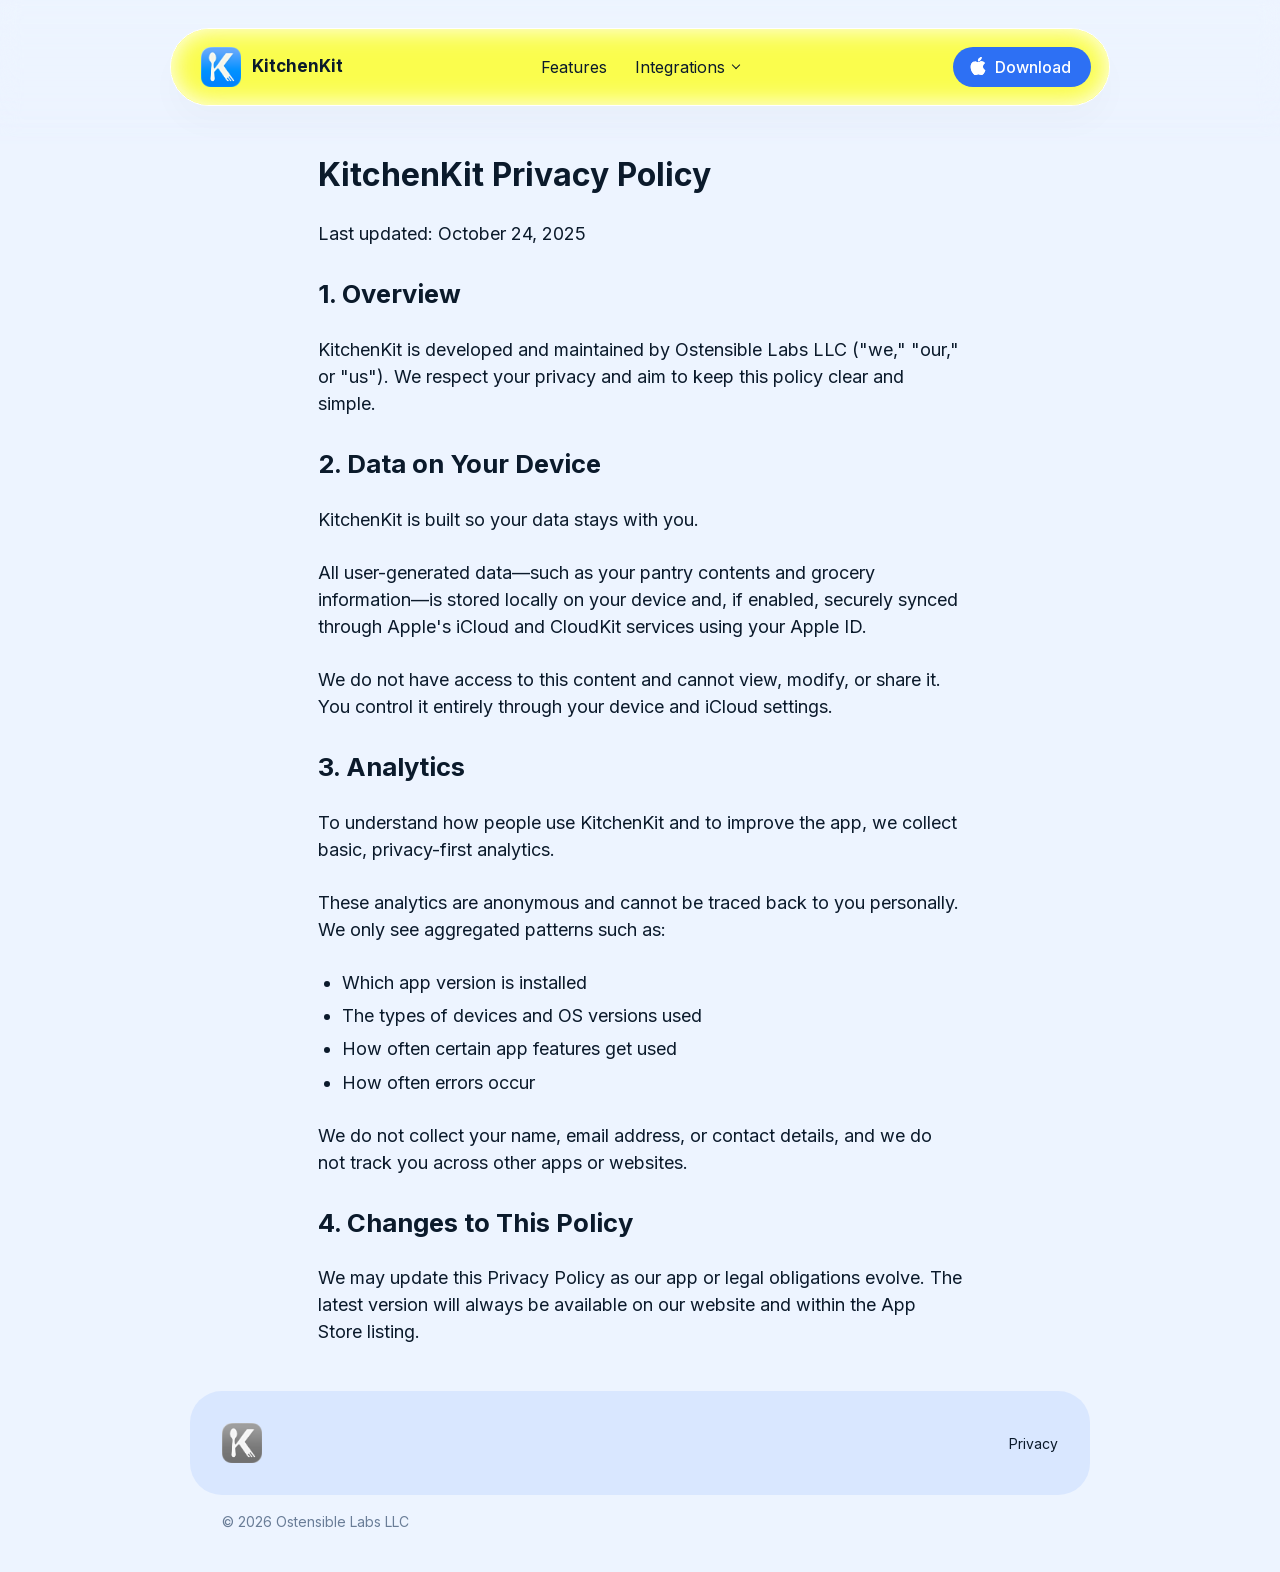
<file: privacy.html>
<!DOCTYPE html><html lang="en" data-theme="system"><head><meta charSet="utf-8"/><meta name="viewport" content="width=device-width, initial-scale=1"/><link rel="preload" href="/_next/static/media/406d3fc8d5ec9f59-s.p.06~5xv2ritwv5.woff2" as="font" crossorigin="" type="font/woff2"/><link rel="preload" href="/_next/static/media/83afe278b6a6bb3c-s.p.0q-301v4kxxnr.woff2" as="font" crossorigin="" type="font/woff2"/><link rel="preload" href="/_next/static/media/a85fe84266768609-s.p.05b418i5bs~lg.woff2" as="font" crossorigin="" type="font/woff2"/><link rel="stylesheet" href="/_next/static/chunks/15udtnmsn7o_5.css" data-precedence="next"/><link rel="stylesheet" href="/_next/static/chunks/0i_fiq9~obleo.css" data-precedence="next"/><link rel="stylesheet" href="/_next/static/chunks/107vbaqnajemn.css" data-precedence="next"/><link rel="preload" as="script" fetchPriority="low" href="/_next/static/chunks/0p48-riq~l20h.js"/><script src="/_next/static/chunks/0cjlq94ctcl~c.js" async=""></script><script src="/_next/static/chunks/0.nyih6t2owxs.js" async=""></script><script src="/_next/static/chunks/02fs2wyvw114e.js" async=""></script><script src="/_next/static/chunks/turbopack-04wsvopjh2ehg.js" async=""></script><script src="/_next/static/chunks/03.egb8qn_ih4.js" async=""></script><script src="/_next/static/chunks/0i71lkp~0_t5l.js" async=""></script><script src="/_next/static/chunks/0khyz.9a2lwzv.js" async=""></script><link rel="preload" href="https://fonts.googleapis.com/css2?family=Material+Symbols+Rounded:opsz,wght,FILL,GRAD@30,600,0..1,0&amp;icon_names=block,check_circle,close,dark_mode,diamond_shine,kitchen,layers,lock,mail,menu,notifications,nutrition,open_in_full,open_in_new,pause,play_arrow,savings,send,shopping_bag_speed,star,sync,target" as="style"/><meta name="apple-itunes-app" content="app-id=6754018760"/><link rel="icon" href="/favicon.png" type="image/png" sizes="48x48"/><meta name="next-size-adjust" content=""/><title>KitchenKit: Grocery Organizer App</title><meta name="description" content="Stop losing groceries in the fridge. KitchenKit helps you track what food you have, see what&#x27;s expiring soon, and shop without buying duplicates."/><meta property="og:title" content="KitchenKit: Grocery Organizer App"/><meta property="og:description" content="Stop losing groceries in the fridge. Track what food you have, see what&#x27;s expiring soon, and shop without buying duplicates."/><meta property="og:url" content="https://kitchenkitapp.com"/><meta property="og:site_name" content="KitchenKit"/><meta property="og:image" content="https://kitchenkitapp.com/assets/kitchenkit-og-1200x630.png"/><meta property="og:image:type" content="image/png"/><meta property="og:image:width" content="1200"/><meta property="og:image:height" content="630"/><meta property="og:image:alt" content="KitchenKit, the grocery organizer app, with its app icon."/><meta property="og:type" content="website"/><meta name="twitter:card" content="summary_large_image"/><meta name="twitter:title" content="KitchenKit: Grocery Organizer App"/><meta name="twitter:description" content="Stop losing groceries in the fridge. Track what food you have, see what&#x27;s expiring soon, and shop without buying duplicates."/><meta name="twitter:image" content="https://kitchenkitapp.com/assets/kitchenkit-og-1200x630.png"/><meta name="twitter:image:alt" content="KitchenKit, the grocery organizer app, with its app icon."/><style id="theme-style">
      :root,
      :root[data-theme="light"] {
        color-scheme: light;
        --color-scheme: light;
        --color-text-primary: oklch(21.42% 0.04 252.78deg);
--color-text-secondary: oklch(34.62% 0.07 256.04deg / 0.64);
--color-fill-0: oklch(100% 0 none);
--color-fill-1: oklch(96.58% 0.02 262.77deg);
--color-fill-2: oklch(92.63% 0.04 264.4deg);
--color-fill-3: oklch(87.94% 0.06 267.05deg);
--color-accent-brand: oklch(57.99% 0.21 262.05deg);
--color-accent-orange: oklch(75.33% 0.17 55.71deg);
--color-accent-green: oklch(73.03% 0.19 147.44deg);
--color-accent-red: oklch(65.42% 0.23 28.66deg);
--color-accent-blue: oklch(60.27% 0.22 257.42deg);
--color-accent-indigo: oklch(52.94% 0.19 278.34deg);
--color-accent-mint: oklch(74.81% 0.13 189.02deg);
--color-accent-purple: oklch(61.49% 0.21 312.42deg);
--color-accent-pink: oklch(64.97% 0.24 17.9deg);
--color-text-accent-brand: oklch(100% 0 none);
      }

      @media (prefers-color-scheme: dark) {
        :root {
          color-scheme: dark;
          --color-scheme: dark;
          --color-text-primary: oklch(97.27% 0.01 266.74deg);
--color-text-secondary: oklch(87.25% 0.05 261.35deg / 0.7);
--color-fill-0: oklch(18.31% 0.03 263.38deg);
--color-fill-1: oklch(20.13% 0.03 263.36deg);
--color-fill-2: oklch(27.42% 0.05 262.63deg);
--color-fill-3: oklch(32.5% 0.06 264.64deg);
--color-accent-brand: oklch(61.2% 0.17 258.48deg);
--color-accent-orange: oklch(76.19% 0.17 57.05deg);
--color-accent-green: oklch(75.55% 0.21 146.98deg);
--color-accent-red: oklch(66.33% 0.22 28.29deg);
--color-accent-blue: oklch(62.42% 0.21 255.48deg);
--color-accent-indigo: oklch(55.64% 0.2 278.15deg);
--color-accent-mint: oklch(85.14% 0.11 192.43deg);
--color-accent-purple: oklch(65.6% 0.23 312.43deg);
--color-accent-pink: oklch(65.77% 0.23 16.02deg);
--color-text-accent-brand: oklch(100% 0 none);
        }
      }

      :root[data-theme="dark"] {
        color-scheme: dark;
        --color-scheme: dark;
        --color-text-primary: oklch(97.27% 0.01 266.74deg);
--color-text-secondary: oklch(87.25% 0.05 261.35deg / 0.7);
--color-fill-0: oklch(18.31% 0.03 263.38deg);
--color-fill-1: oklch(20.13% 0.03 263.36deg);
--color-fill-2: oklch(27.42% 0.05 262.63deg);
--color-fill-3: oklch(32.5% 0.06 264.64deg);
--color-accent-brand: oklch(61.2% 0.17 258.48deg);
--color-accent-orange: oklch(76.19% 0.17 57.05deg);
--color-accent-green: oklch(75.55% 0.21 146.98deg);
--color-accent-red: oklch(66.33% 0.22 28.29deg);
--color-accent-blue: oklch(62.42% 0.21 255.48deg);
--color-accent-indigo: oklch(55.64% 0.2 278.15deg);
--color-accent-mint: oklch(85.14% 0.11 192.43deg);
--color-accent-purple: oklch(65.6% 0.23 312.43deg);
--color-accent-pink: oklch(65.77% 0.23 16.02deg);
--color-text-accent-brand: oklch(100% 0 none);
      }
    </style><link rel="stylesheet" href="https://fonts.googleapis.com/css2?family=Material+Symbols+Rounded:opsz,wght,FILL,GRAD@30,600,0..1,0&amp;icon_names=block,check_circle,close,dark_mode,diamond_shine,kitchen,layers,lock,mail,menu,notifications,nutrition,open_in_full,open_in_new,pause,play_arrow,savings,send,shopping_bag_speed,star,sync,target"/><script src="/_next/static/chunks/03~yq9q893hmn.js" noModule=""></script></head><body class="inter_5972bc34-module__OU16Qa__className"><div hidden=""><!--$--><!--/$--></div><div class="navbar-module__X2QfBG__spacer"></div><div class="navbar-module__X2QfBG__navbarContainer"><nav class="navbar-module__X2QfBG__navbar"><div class="navbar-module__X2QfBG__content"><a class="navbar-module__X2QfBG__appIdentity" href="/"><div class="navbar-module__X2QfBG__appIconContainer"></div><div class="navbar-module__X2QfBG__appName">KitchenKit</div></a><ul class="navbar-module__X2QfBG__navLinks"><li class="navbar-module__X2QfBG__navLinkItem"><a href="/">Features</a></li><li class="navbar-module__X2QfBG__navLinkItem"><details class="navbar-module__X2QfBG__navGroup"><summary>Integrations</summary><ul class="navbar-module__X2QfBG__navDropdown"><li><a href="/trmnl">TRMNL ePaper Display</a></li><li><a href="/printer">Receipt Printer</a></li></ul></details></li></ul><div class="navbar-module__X2QfBG__action"><a href="https://apps.apple.com/app/id6754018760" class="download_action_button-module__mjE9nq__downloadActionButton download_action_button-module__mjE9nq__small" target="_blank" rel="noopener"><div class="download_action_button-module__mjE9nq__label"><div class="download_action_button-module__mjE9nq__appleLogo"><svg xmlns="http://www.w3.org/2000/svg" width="18" height="18" fill="currentColor" viewBox="0 0 16 16"><path d="M11.182.008C11.148-.03 9.923.023 8.857 1.18c-1.066 1.156-.902 2.482-.878 2.516s1.52.087 2.475-1.258.762-2.391.728-2.43m3.314 11.733c-.048-.096-2.325-1.234-2.113-3.422s1.675-2.789 1.698-2.854-.597-.79-1.254-1.157a3.7 3.7 0 0 0-1.563-.434c-.108-.003-.483-.095-1.254.116-.508.139-1.653.589-1.968.607-.316.018-1.256-.522-2.267-.665-.647-.125-1.333.131-1.824.328-.49.196-1.422.754-2.074 2.237-.652 1.482-.311 3.83-.067 4.56s.625 1.924 1.273 2.796c.576.984 1.34 1.667 1.659 1.899s1.219.386 1.843.067c.502-.308 1.408-.485 1.766-.472.357.013 1.061.154 1.782.539.571.197 1.111.115 1.652-.105.541-.221 1.324-1.059 2.238-2.758q.52-1.185.473-1.282"></path><path d="M11.182.008C11.148-.03 9.923.023 8.857 1.18c-1.066 1.156-.902 2.482-.878 2.516s1.52.087 2.475-1.258.762-2.391.728-2.43m3.314 11.733c-.048-.096-2.325-1.234-2.113-3.422s1.675-2.789 1.698-2.854-.597-.79-1.254-1.157a3.7 3.7 0 0 0-1.563-.434c-.108-.003-.483-.095-1.254.116-.508.139-1.653.589-1.968.607-.316.018-1.256-.522-2.267-.665-.647-.125-1.333.131-1.824.328-.49.196-1.422.754-2.074 2.237-.652 1.482-.311 3.83-.067 4.56s.625 1.924 1.273 2.796c.576.984 1.34 1.667 1.659 1.899s1.219.386 1.843.067c.502-.308 1.408-.485 1.766-.472.357.013 1.061.154 1.782.539.571.197 1.111.115 1.652-.105.541-.221 1.324-1.059 2.238-2.758q.52-1.185.473-1.282"></path></svg></div><div class="download_action_button-module__mjE9nq__downloadLabel">Download</div></div></a></div><button type="button" class="navbar-module__X2QfBG__mobileMenuButton" aria-label="Open menu" aria-expanded="false" aria-controls="mobile-navigation-menu"><span class="material-symbols-rounded icon-module__fq8PUW__icon icon-module__fq8PUW__iconOutlined " style="font-size:24px">menu</span></button></div></nav></div><article class="article-module__YzHWya__article "><h2>KitchenKit Privacy Policy</h2>
<p>Last updated: October 24, 2025</p>
<h3>1. Overview</h3>
<p>KitchenKit is developed and maintained by Ostensible Labs LLC (&quot;we,&quot; &quot;our,&quot; or &quot;us&quot;). We respect your privacy and aim to keep this policy clear and simple.</p>
<h3>2. Data on Your Device</h3>
<p>KitchenKit is built so your data stays with you.</p>
<p>All user-generated data—such as your pantry contents and grocery information—is stored locally on your device and, if enabled, securely synced through Apple&#x27;s iCloud and CloudKit services using your Apple ID.</p>
<p>We do not have access to this content and cannot view, modify, or share it. You control it entirely through your device and iCloud settings.</p>
<h3>3. Analytics</h3>
<p>To understand how people use KitchenKit and to improve the app, we collect basic, privacy-first analytics.</p>
<p>These analytics are anonymous and cannot be traced back to you personally. We only see aggregated patterns such as:</p>
<ul>
<li>Which app version is installed</li>
<li>The types of devices and OS versions used</li>
<li>How often certain app features get used</li>
<li>How often errors occur</li>
</ul>
<p>We do not collect your name, email address, or contact details, and we do not track you across other apps or websites.</p>
<h3>4. Changes to This Policy</h3>
<p>We may update this Privacy Policy as our app or legal obligations evolve. The latest version will always be available on our website and within the App Store listing.</p><!--$--><!--/$--></article><footer class="compact_footer-module__0-qQYW__compactFooter"><div class="compact_footer-module__0-qQYW__main"><div aria-hidden="true"></div><div class="compact_footer-module__0-qQYW__links"><ul class="compact_footer-module__0-qQYW__links"><li><a href="/privacy" class="compact_footer-module__0-qQYW__link" target="_self">Privacy</a></li></ul></div></div><div class="compact_footer-module__0-qQYW__footnotes"><div>© 2026 Ostensible Labs LLC</div><div></div></div></footer><script src="/_next/static/chunks/0p48-riq~l20h.js" id="_R_" async=""></script><script>(self.__next_f=self.__next_f||[]).push([0])</script><script>self.__next_f.push([1,"1:\"$Sreact.fragment\"\n2:I[63007,[\"/_next/static/chunks/03.egb8qn_ih4.js\",\"/_next/static/chunks/0i71lkp~0_t5l.js\"],\"default\"]\n3:I[27620,[\"/_next/static/chunks/03.egb8qn_ih4.js\",\"/_next/static/chunks/0i71lkp~0_t5l.js\"],\"default\"]\nb:I[25559,[],\"default\",1]\n:HL[\"/_next/static/chunks/15udtnmsn7o_5.css\",\"style\"]\n:HL[\"/_next/static/chunks/0i_fiq9~obleo.css\",\"style\"]\n:HL[\"/_next/static/chunks/107vbaqnajemn.css\",\"style\"]\n:HL[\"/_next/static/media/406d3fc8d5ec9f59-s.p.06~5xv2ritwv5.woff2\",\"font\",{\"crossOrigin\":\"\",\"type\":\"font/woff2\"}]\n:HL[\"/_next/static/media/83afe278b6a6bb3c-s.p.0q-301v4kxxnr.woff2\",\"font\",{\"crossOrigin\":\"\",\"type\":\"font/woff2\"}]\n:HL[\"/_next/static/media/a85fe84266768609-s.p.05b418i5bs~lg.woff2\",\"font\",{\"crossOrigin\":\"\",\"type\":\"font/woff2\"}]\n4:Tae2,"])</script><script>self.__next_f.push([1,"\n      :root,\n      :root[data-theme=\"light\"] {\n        color-scheme: light;\n        --color-scheme: light;\n        --color-text-primary: oklch(21.42% 0.04 252.78deg);\n--color-text-secondary: oklch(34.62% 0.07 256.04deg / 0.64);\n--color-fill-0: oklch(100% 0 none);\n--color-fill-1: oklch(96.58% 0.02 262.77deg);\n--color-fill-2: oklch(92.63% 0.04 264.4deg);\n--color-fill-3: oklch(87.94% 0.06 267.05deg);\n--color-accent-brand: oklch(57.99% 0.21 262.05deg);\n--color-accent-orange: oklch(75.33% 0.17 55.71deg);\n--color-accent-green: oklch(73.03% 0.19 147.44deg);\n--color-accent-red: oklch(65.42% 0.23 28.66deg);\n--color-accent-blue: oklch(60.27% 0.22 257.42deg);\n--color-accent-indigo: oklch(52.94% 0.19 278.34deg);\n--color-accent-mint: oklch(74.81% 0.13 189.02deg);\n--color-accent-purple: oklch(61.49% 0.21 312.42deg);\n--color-accent-pink: oklch(64.97% 0.24 17.9deg);\n--color-text-accent-brand: oklch(100% 0 none);\n      }\n\n      @media (prefers-color-scheme: dark) {\n        :root {\n          color-scheme: dark;\n          --color-scheme: dark;\n          --color-text-primary: oklch(97.27% 0.01 266.74deg);\n--color-text-secondary: oklch(87.25% 0.05 261.35deg / 0.7);\n--color-fill-0: oklch(18.31% 0.03 263.38deg);\n--color-fill-1: oklch(20.13% 0.03 263.36deg);\n--color-fill-2: oklch(27.42% 0.05 262.63deg);\n--color-fill-3: oklch(32.5% 0.06 264.64deg);\n--color-accent-brand: oklch(61.2% 0.17 258.48deg);\n--color-accent-orange: oklch(76.19% 0.17 57.05deg);\n--color-accent-green: oklch(75.55% 0.21 146.98deg);\n--color-accent-red: oklch(66.33% 0.22 28.29deg);\n--color-accent-blue: oklch(62.42% 0.21 255.48deg);\n--color-accent-indigo: oklch(55.64% 0.2 278.15deg);\n--color-accent-mint: oklch(85.14% 0.11 192.43deg);\n--color-accent-purple: oklch(65.6% 0.23 312.43deg);\n--color-accent-pink: oklch(65.77% 0.23 16.02deg);\n--color-text-accent-brand: oklch(100% 0 none);\n        }\n      }\n\n      :root[data-theme=\"dark\"] {\n        color-scheme: dark;\n        --color-scheme: dark;\n        --color-text-primary: oklch(97.27% 0.01 266.74deg);\n--color-text-secondary: oklch(87.25% 0.05 261.35deg / 0.7);\n--color-fill-0: oklch(18.31% 0.03 263.38deg);\n--color-fill-1: oklch(20.13% 0.03 263.36deg);\n--color-fill-2: oklch(27.42% 0.05 262.63deg);\n--color-fill-3: oklch(32.5% 0.06 264.64deg);\n--color-accent-brand: oklch(61.2% 0.17 258.48deg);\n--color-accent-orange: oklch(76.19% 0.17 57.05deg);\n--color-accent-green: oklch(75.55% 0.21 146.98deg);\n--color-accent-red: oklch(66.33% 0.22 28.29deg);\n--color-accent-blue: oklch(62.42% 0.21 255.48deg);\n--color-accent-indigo: oklch(55.64% 0.2 278.15deg);\n--color-accent-mint: oklch(85.14% 0.11 192.43deg);\n--color-accent-purple: oklch(65.6% 0.23 312.43deg);\n--color-accent-pink: oklch(65.77% 0.23 16.02deg);\n--color-text-accent-brand: oklch(100% 0 none);\n      }\n    "])</script><script>self.__next_f.push([1,"0:{\"P\":null,\"c\":[\"\",\"privacy\"],\"q\":\"\",\"i\":false,\"f\":[[[\"\",{\"children\":[\"(main)\",{\"children\":[\"privacy\",{\"children\":[\"__PAGE__\",{}]}]},\"$undefined\",\"$undefined\",16]}],[[\"$\",\"$1\",\"c\",{\"children\":[null,[\"$\",\"$L2\",null,{\"parallelRouterKey\":\"children\",\"error\":\"$undefined\",\"errorStyles\":\"$undefined\",\"errorScripts\":\"$undefined\",\"template\":[\"$\",\"$L3\",null,{}],\"templateStyles\":\"$undefined\",\"templateScripts\":\"$undefined\",\"notFound\":[[[\"$\",\"title\",null,{\"children\":\"404: This page could not be found.\"}],[\"$\",\"div\",null,{\"style\":{\"fontFamily\":\"system-ui,\\\"Segoe UI\\\",Roboto,Helvetica,Arial,sans-serif,\\\"Apple Color Emoji\\\",\\\"Segoe UI Emoji\\\"\",\"height\":\"100vh\",\"textAlign\":\"center\",\"display\":\"flex\",\"flexDirection\":\"column\",\"alignItems\":\"center\",\"justifyContent\":\"center\"},\"children\":[\"$\",\"div\",null,{\"children\":[[\"$\",\"style\",null,{\"dangerouslySetInnerHTML\":{\"__html\":\"body{color:#000;background:#fff;margin:0}.next-error-h1{border-right:1px solid rgba(0,0,0,.3)}@media (prefers-color-scheme:dark){body{color:#fff;background:#000}.next-error-h1{border-right:1px solid rgba(255,255,255,.3)}}\"}}],[\"$\",\"h1\",null,{\"className\":\"next-error-h1\",\"style\":{\"display\":\"inline-block\",\"margin\":\"0 20px 0 0\",\"padding\":\"0 23px 0 0\",\"fontSize\":24,\"fontWeight\":500,\"verticalAlign\":\"top\",\"lineHeight\":\"49px\"},\"children\":404}],[\"$\",\"div\",null,{\"style\":{\"display\":\"inline-block\"},\"children\":[\"$\",\"h2\",null,{\"style\":{\"fontSize\":14,\"fontWeight\":400,\"lineHeight\":\"49px\",\"margin\":0},\"children\":\"This page could not be found.\"}]}]]}]}]],[]],\"forbidden\":\"$undefined\",\"unauthorized\":\"$undefined\"}]]}],{\"children\":[[\"$\",\"$1\",\"c\",{\"children\":[[[\"$\",\"link\",\"0\",{\"rel\":\"stylesheet\",\"href\":\"/_next/static/chunks/15udtnmsn7o_5.css\",\"precedence\":\"next\",\"crossOrigin\":\"$undefined\",\"nonce\":\"$undefined\"}],[\"$\",\"link\",\"1\",{\"rel\":\"stylesheet\",\"href\":\"/_next/static/chunks/0i_fiq9~obleo.css\",\"precedence\":\"next\",\"crossOrigin\":\"$undefined\",\"nonce\":\"$undefined\"}],[\"$\",\"script\",\"script-0\",{\"src\":\"/_next/static/chunks/0khyz.9a2lwzv.js\",\"async\":true,\"nonce\":\"$undefined\"}]],[\"$\",\"html\",null,{\"lang\":\"en\",\"data-theme\":\"system\",\"children\":[[\"$\",\"head\",null,{\"children\":[[\"$\",\"meta\",null,{\"name\":\"apple-itunes-app\",\"content\":\"app-id=6754018760\"}],[\"$\",\"link\",null,{\"rel\":\"icon\",\"href\":\"/favicon.png\",\"type\":\"image/png\",\"sizes\":\"48x48\"}],[\"$\",\"style\",null,{\"id\":\"theme-style\",\"suppressHydrationWarning\":true,\"children\":\"$4\"}],\"$L5\"]}],\"$L6\"]}]]}],{\"children\":[\"$L7\",{\"children\":[\"$L8\",{},null,false,null]},null,false,null]},null,false,null]},null,false,\"$@9\"],\"$La\",false]],\"m\":\"$undefined\",\"G\":[\"$b\",[]],\"S\":true,\"h\":null,\"s\":\"$undefined\",\"l\":\"$undefined\",\"p\":\"$undefined\",\"d\":\"$undefined\",\"b\":\"s0GFYqSsdE5pCLeGksAww\"}\n"])</script><script>self.__next_f.push([1,"c:I[96003,[\"/_next/static/chunks/0khyz.9a2lwzv.js\"],\"ThemeProvider\"]\nd:I[26007,[\"/_next/static/chunks/0khyz.9a2lwzv.js\"],\"Navbar\"]\ne:I[43038,[\"/_next/static/chunks/0khyz.9a2lwzv.js\"],\"AppIcon\"]\nf:I[37994,[\"/_next/static/chunks/0khyz.9a2lwzv.js\"],\"DownloadActionLink\"]\n10:I[60884,[\"/_next/static/chunks/0khyz.9a2lwzv.js\"],\"TelemetryDeckAnalytics\"]\n11:I[95932,[\"/_next/static/chunks/03.egb8qn_ih4.js\",\"/_next/static/chunks/0i71lkp~0_t5l.js\"],\"OutletBoundary\"]\n12:\"$Sreact.suspense\"\n15:I[95932,[\"/_next/static/chunks/03.egb8qn_ih4.js\",\"/_next/static/chunks/0i71lkp~0_t5l.js\"],\"ViewportBoundary\"]\n17:I[95932,[\"/_next/static/chunks/03.egb8qn_ih4.js\",\"/_next/static/chunks/0i71lkp~0_t5l.js\"],\"MetadataBoundary\"]\n:HL[\"https://fonts.googleapis.com/css2?family=Material+Symbols+Rounded:opsz,wght,FILL,GRAD@30,600,0..1,0\u0026icon_names=block,check_circle,close,dark_mode,diamond_shine,kitchen,layers,lock,mail,menu,notifications,nutrition,open_in_full,open_in_new,pause,play_arrow,savings,send,shopping_bag_speed,star,sync,target\",\"style\"]\n5:[\"$\",\"link\",null,{\"rel\":\"stylesheet\",\"href\":\"https://fonts.googleapis.com/css2?family=Material+Symbols+Rounded:opsz,wght,FILL,GRAD@30,600,0..1,0\u0026icon_names=block,check_circle,close,dark_mode,diamond_shine,kitchen,layers,lock,mail,menu,notifications,nutrition,open_in_full,open_in_new,pause,play_arrow,savings,send,shopping_bag_speed,star,sync,target\"}]\n"])</script><script>self.__next_f.push([1,"6:[\"$\",\"body\",null,{\"className\":\"inter_5972bc34-module__OU16Qa__className\",\"children\":[[\"$\",\"$Lc\",null,{\"children\":[[[\"$\",\"$Ld\",null,{\"icon\":[\"$\",\"$Le\",null,{\"src\":\"/app_view/app-icon.png\"}],\"appName\":\"KitchenKit\",\"links\":[{\"label\":\"Features\",\"href\":\"/\"},{\"label\":\"Integrations\",\"links\":[{\"label\":\"TRMNL ePaper Display\",\"href\":\"/trmnl\"},{\"label\":\"Receipt Printer\",\"href\":\"/printer\"}]}],\"action\":[\"$\",\"$Lf\",null,{\"href\":\"https://apps.apple.com/app/id6754018760\",\"label\":\"Download\",\"size\":\"small\",\"analyticsSource\":\"navbar\",\"appleLogoSize\":18,\"telemetryDeckAppID\":\"FBB99913-7A0A-473D-85CB-E30CD6250102\"}]}],[\"$\",\"$L2\",null,{\"parallelRouterKey\":\"children\",\"error\":\"$undefined\",\"errorStyles\":\"$undefined\",\"errorScripts\":\"$undefined\",\"template\":[\"$\",\"$L3\",null,{}],\"templateStyles\":\"$undefined\",\"templateScripts\":\"$undefined\",\"notFound\":[[[\"$\",\"title\",null,{\"children\":\"404: This page could not be found.\"}],[\"$\",\"div\",null,{\"style\":\"$0:f:0:1:0:props:children:1:props:notFound:0:1:props:style\",\"children\":[\"$\",\"div\",null,{\"children\":[[\"$\",\"style\",null,{\"dangerouslySetInnerHTML\":{\"__html\":\"body{color:#000;background:#fff;margin:0}.next-error-h1{border-right:1px solid rgba(0,0,0,.3)}@media (prefers-color-scheme:dark){body{color:#fff;background:#000}.next-error-h1{border-right:1px solid rgba(255,255,255,.3)}}\"}}],[\"$\",\"h1\",null,{\"className\":\"next-error-h1\",\"style\":\"$0:f:0:1:0:props:children:1:props:notFound:0:1:props:children:props:children:1:props:style\",\"children\":404}],[\"$\",\"div\",null,{\"style\":\"$0:f:0:1:0:props:children:1:props:notFound:0:1:props:children:props:children:2:props:style\",\"children\":[\"$\",\"h2\",null,{\"style\":\"$0:f:0:1:0:props:children:1:props:notFound:0:1:props:children:props:children:2:props:children:props:style\",\"children\":\"This page could not be found.\"}]}]]}]}]],[]],\"forbidden\":\"$undefined\",\"unauthorized\":\"$undefined\"}],[\"$\",\"footer\",null,{\"className\":\"compact_footer-module__0-qQYW__compactFooter\",\"children\":[[\"$\",\"div\",null,{\"className\":\"compact_footer-module__0-qQYW__main\",\"children\":[[\"$\",\"div\",null,{\"className\":\"$undefined\",\"aria-hidden\":\"true\",\"children\":[\"$\",\"$Le\",null,{\"src\":\"/app_view/app-icon.png\",\"filter\":\"grayscale\"}]}],[\"$\",\"div\",null,{\"className\":\"compact_footer-module__0-qQYW__links\",\"children\":[\"$\",\"ul\",null,{\"className\":\"compact_footer-module__0-qQYW__links\",\"children\":[[\"$\",\"li\",\"/privacy\",{\"children\":[\"$\",\"a\",null,{\"href\":\"/privacy\",\"className\":\"compact_footer-module__0-qQYW__link\",\"target\":\"_self\",\"rel\":\"$undefined\",\"children\":\"Privacy\"}]}]]}]}]]}],[\"$\",\"div\",null,{\"className\":\"compact_footer-module__0-qQYW__footnotes\",\"children\":[[\"$\",\"div\",null,{\"className\":\"$undefined\",\"children\":\"© 2026 Ostensible Labs LLC\"}],[\"$\",\"div\",null,{\"className\":\"$undefined\",\"children\":\"$undefined\"}]]}]]}]],false]}],[\"$\",\"$L10\",null,{\"appID\":\"FBB99913-7A0A-473D-85CB-E30CD6250102\"}]]}]\n"])</script><script>self.__next_f.push([1,"7:[\"$\",\"$1\",\"c\",{\"children\":[[[\"$\",\"link\",\"0\",{\"rel\":\"stylesheet\",\"href\":\"/_next/static/chunks/107vbaqnajemn.css\",\"precedence\":\"next\",\"crossOrigin\":\"$undefined\",\"nonce\":\"$undefined\"}]],[\"$\",\"article\",null,{\"className\":\"article-module__YzHWya__article \",\"children\":[\"$\",\"$L2\",null,{\"parallelRouterKey\":\"children\",\"error\":\"$undefined\",\"errorStyles\":\"$undefined\",\"errorScripts\":\"$undefined\",\"template\":[\"$\",\"$L3\",null,{}],\"templateStyles\":\"$undefined\",\"templateScripts\":\"$undefined\",\"notFound\":\"$undefined\",\"forbidden\":\"$undefined\",\"unauthorized\":\"$undefined\"}]}]]}]\n"])</script><script>self.__next_f.push([1,"8:[\"$\",\"$1\",\"c\",{\"children\":[[[\"$\",\"h2\",null,{\"children\":\"KitchenKit Privacy Policy\"}],\"\\n\",[\"$\",\"p\",null,{\"children\":\"Last updated: October 24, 2025\"}],\"\\n\",[\"$\",\"h3\",null,{\"children\":\"1. Overview\"}],\"\\n\",[\"$\",\"p\",null,{\"children\":\"KitchenKit is developed and maintained by Ostensible Labs LLC (\\\"we,\\\" \\\"our,\\\" or \\\"us\\\"). We respect your privacy and aim to keep this policy clear and simple.\"}],\"\\n\",[\"$\",\"h3\",null,{\"children\":\"2. Data on Your Device\"}],\"\\n\",[\"$\",\"p\",null,{\"children\":\"KitchenKit is built so your data stays with you.\"}],\"\\n\",[\"$\",\"p\",null,{\"children\":\"All user-generated data—such as your pantry contents and grocery information—is stored locally on your device and, if enabled, securely synced through Apple's iCloud and CloudKit services using your Apple ID.\"}],\"\\n\",[\"$\",\"p\",null,{\"children\":\"We do not have access to this content and cannot view, modify, or share it. You control it entirely through your device and iCloud settings.\"}],\"\\n\",[\"$\",\"h3\",null,{\"children\":\"3. Analytics\"}],\"\\n\",[\"$\",\"p\",null,{\"children\":\"To understand how people use KitchenKit and to improve the app, we collect basic, privacy-first analytics.\"}],\"\\n\",[\"$\",\"p\",null,{\"children\":\"These analytics are anonymous and cannot be traced back to you personally. We only see aggregated patterns such as:\"}],\"\\n\",[\"$\",\"ul\",null,{\"children\":[\"\\n\",[\"$\",\"li\",null,{\"children\":\"Which app version is installed\"}],\"\\n\",[\"$\",\"li\",null,{\"children\":\"The types of devices and OS versions used\"}],\"\\n\",[\"$\",\"li\",null,{\"children\":\"How often certain app features get used\"}],\"\\n\",[\"$\",\"li\",null,{\"children\":\"How often errors occur\"}],\"\\n\"]}],\"\\n\",[\"$\",\"p\",null,{\"children\":\"We do not collect your name, email address, or contact details, and we do not track you across other apps or websites.\"}],\"\\n\",[\"$\",\"h3\",null,{\"children\":\"4. Changes to This Policy\"}],\"\\n\",[\"$\",\"p\",null,{\"children\":\"We may update this Privacy Policy as our app or legal obligations evolve. The latest version will always be available on our website and within the App Store listing.\"}]],null,[\"$\",\"$L11\",null,{\"children\":[\"$\",\"$12\",null,{\"name\":\"Next.MetadataOutlet\",\"children\":\"$@13\"}]}]]}]\n"])</script><script>self.__next_f.push([1,"14:[]\n9:\"$W14\"\na:[\"$\",\"$1\",\"h\",{\"children\":[null,[\"$\",\"$L15\",null,{\"children\":\"$L16\"}],[\"$\",\"div\",null,{\"hidden\":true,\"children\":[\"$\",\"$L17\",null,{\"children\":[\"$\",\"$12\",null,{\"name\":\"Next.Metadata\",\"children\":\"$L18\"}]}]}],[\"$\",\"meta\",null,{\"name\":\"next-size-adjust\",\"content\":\"\"}]]}]\n"])</script><script>self.__next_f.push([1,"16:[[\"$\",\"meta\",\"0\",{\"charSet\":\"utf-8\"}],[\"$\",\"meta\",\"1\",{\"name\":\"viewport\",\"content\":\"width=device-width, initial-scale=1\"}]]\n"])</script><script>self.__next_f.push([1,"13:null\n"])</script><script>self.__next_f.push([1,"18:[[\"$\",\"title\",\"0\",{\"children\":\"KitchenKit: Grocery Organizer App\"}],[\"$\",\"meta\",\"1\",{\"name\":\"description\",\"content\":\"Stop losing groceries in the fridge. KitchenKit helps you track what food you have, see what's expiring soon, and shop without buying duplicates.\"}],[\"$\",\"meta\",\"2\",{\"property\":\"og:title\",\"content\":\"KitchenKit: Grocery Organizer App\"}],[\"$\",\"meta\",\"3\",{\"property\":\"og:description\",\"content\":\"Stop losing groceries in the fridge. Track what food you have, see what's expiring soon, and shop without buying duplicates.\"}],[\"$\",\"meta\",\"4\",{\"property\":\"og:url\",\"content\":\"https://kitchenkitapp.com\"}],[\"$\",\"meta\",\"5\",{\"property\":\"og:site_name\",\"content\":\"KitchenKit\"}],[\"$\",\"meta\",\"6\",{\"property\":\"og:image\",\"content\":\"https://kitchenkitapp.com/assets/kitchenkit-og-1200x630.png\"}],[\"$\",\"meta\",\"7\",{\"property\":\"og:image:type\",\"content\":\"image/png\"}],[\"$\",\"meta\",\"8\",{\"property\":\"og:image:width\",\"content\":\"1200\"}],[\"$\",\"meta\",\"9\",{\"property\":\"og:image:height\",\"content\":\"630\"}],[\"$\",\"meta\",\"10\",{\"property\":\"og:image:alt\",\"content\":\"KitchenKit, the grocery organizer app, with its app icon.\"}],[\"$\",\"meta\",\"11\",{\"property\":\"og:type\",\"content\":\"website\"}],[\"$\",\"meta\",\"12\",{\"name\":\"twitter:card\",\"content\":\"summary_large_image\"}],[\"$\",\"meta\",\"13\",{\"name\":\"twitter:title\",\"content\":\"KitchenKit: Grocery Organizer App\"}],[\"$\",\"meta\",\"14\",{\"name\":\"twitter:description\",\"content\":\"Stop losing groceries in the fridge. Track what food you have, see what's expiring soon, and shop without buying duplicates.\"}],[\"$\",\"meta\",\"15\",{\"name\":\"twitter:image\",\"content\":\"https://kitchenkitapp.com/assets/kitchenkit-og-1200x630.png\"}],[\"$\",\"meta\",\"16\",{\"name\":\"twitter:image:alt\",\"content\":\"KitchenKit, the grocery organizer app, with its app icon.\"}]]\n"])</script></body></html>
</file>
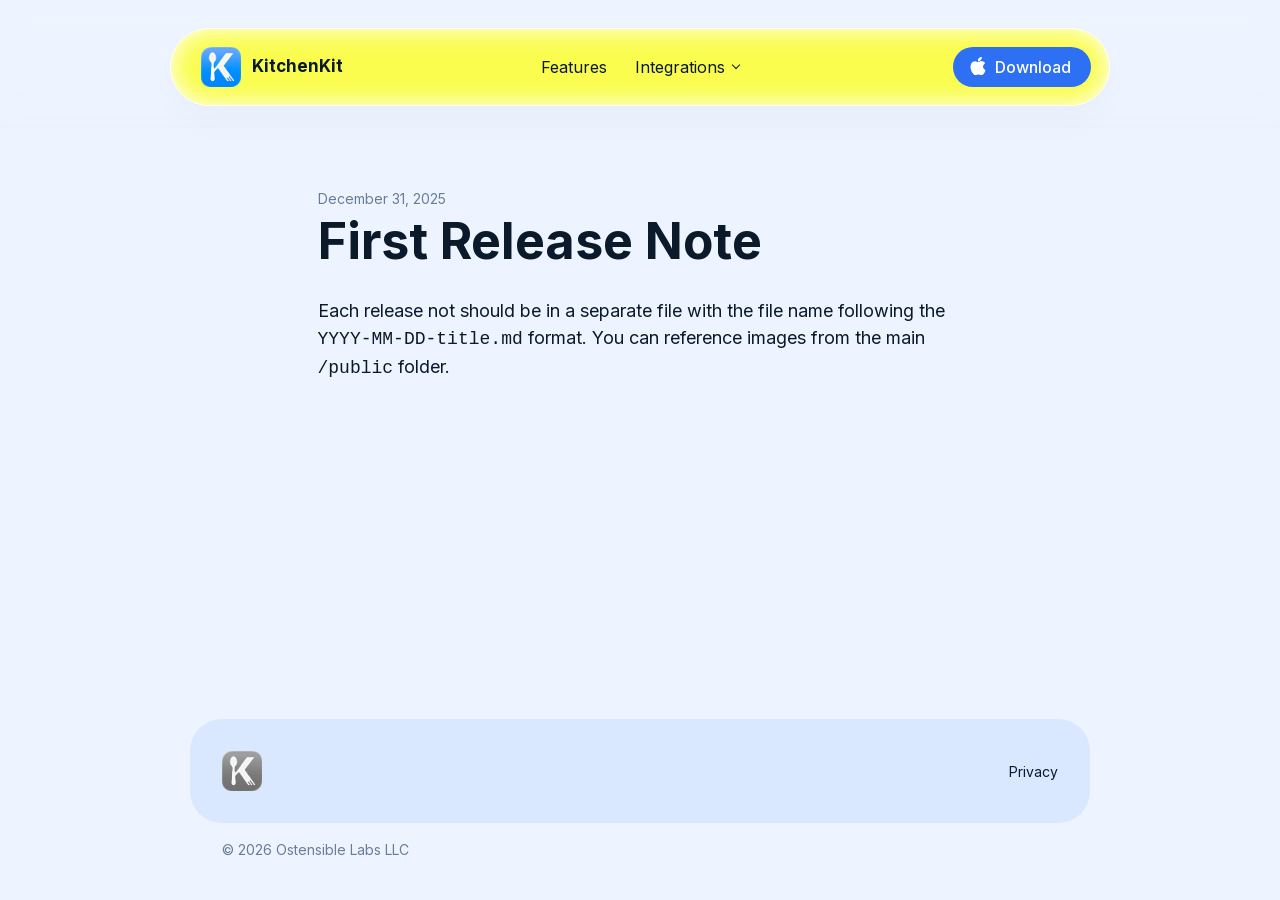
<file: release-notes.html>
<!DOCTYPE html><html lang="en" data-theme="system"><head><meta charSet="utf-8"/><meta name="viewport" content="width=device-width, initial-scale=1"/><link rel="preload" href="/_next/static/media/406d3fc8d5ec9f59-s.p.06~5xv2ritwv5.woff2" as="font" crossorigin="" type="font/woff2"/><link rel="preload" href="/_next/static/media/83afe278b6a6bb3c-s.p.0q-301v4kxxnr.woff2" as="font" crossorigin="" type="font/woff2"/><link rel="preload" href="/_next/static/media/a85fe84266768609-s.p.05b418i5bs~lg.woff2" as="font" crossorigin="" type="font/woff2"/><link rel="stylesheet" href="/_next/static/chunks/15udtnmsn7o_5.css" data-precedence="next"/><link rel="stylesheet" href="/_next/static/chunks/0i_fiq9~obleo.css" data-precedence="next"/><link rel="stylesheet" href="/_next/static/chunks/107vbaqnajemn.css" data-precedence="next"/><link rel="preload" as="script" fetchPriority="low" href="/_next/static/chunks/0p48-riq~l20h.js"/><script src="/_next/static/chunks/0cjlq94ctcl~c.js" async=""></script><script src="/_next/static/chunks/0.nyih6t2owxs.js" async=""></script><script src="/_next/static/chunks/02fs2wyvw114e.js" async=""></script><script src="/_next/static/chunks/turbopack-04wsvopjh2ehg.js" async=""></script><script src="/_next/static/chunks/03.egb8qn_ih4.js" async=""></script><script src="/_next/static/chunks/0i71lkp~0_t5l.js" async=""></script><script src="/_next/static/chunks/0khyz.9a2lwzv.js" async=""></script><link rel="preload" href="https://fonts.googleapis.com/css2?family=Material+Symbols+Rounded:opsz,wght,FILL,GRAD@30,600,0..1,0&amp;icon_names=block,check_circle,close,dark_mode,diamond_shine,kitchen,layers,lock,mail,menu,notifications,nutrition,open_in_full,open_in_new,pause,play_arrow,savings,send,shopping_bag_speed,star,sync,target" as="style"/><meta name="apple-itunes-app" content="app-id=6754018760"/><link rel="icon" href="/favicon.png" type="image/png" sizes="48x48"/><meta name="next-size-adjust" content=""/><title>KitchenKit: Grocery Organizer App</title><meta name="description" content="Stop losing groceries in the fridge. KitchenKit helps you track what food you have, see what&#x27;s expiring soon, and shop without buying duplicates."/><meta property="og:title" content="KitchenKit: Grocery Organizer App"/><meta property="og:description" content="Stop losing groceries in the fridge. Track what food you have, see what&#x27;s expiring soon, and shop without buying duplicates."/><meta property="og:url" content="https://kitchenkitapp.com"/><meta property="og:site_name" content="KitchenKit"/><meta property="og:image" content="https://kitchenkitapp.com/assets/kitchenkit-og-1200x630.png"/><meta property="og:image:type" content="image/png"/><meta property="og:image:width" content="1200"/><meta property="og:image:height" content="630"/><meta property="og:image:alt" content="KitchenKit, the grocery organizer app, with its app icon."/><meta property="og:type" content="website"/><meta name="twitter:card" content="summary_large_image"/><meta name="twitter:title" content="KitchenKit: Grocery Organizer App"/><meta name="twitter:description" content="Stop losing groceries in the fridge. Track what food you have, see what&#x27;s expiring soon, and shop without buying duplicates."/><meta name="twitter:image" content="https://kitchenkitapp.com/assets/kitchenkit-og-1200x630.png"/><meta name="twitter:image:alt" content="KitchenKit, the grocery organizer app, with its app icon."/><style id="theme-style">
      :root,
      :root[data-theme="light"] {
        color-scheme: light;
        --color-scheme: light;
        --color-text-primary: oklch(21.42% 0.04 252.78deg);
--color-text-secondary: oklch(34.62% 0.07 256.04deg / 0.64);
--color-fill-0: oklch(100% 0 none);
--color-fill-1: oklch(96.58% 0.02 262.77deg);
--color-fill-2: oklch(92.63% 0.04 264.4deg);
--color-fill-3: oklch(87.94% 0.06 267.05deg);
--color-accent-brand: oklch(57.99% 0.21 262.05deg);
--color-accent-orange: oklch(75.33% 0.17 55.71deg);
--color-accent-green: oklch(73.03% 0.19 147.44deg);
--color-accent-red: oklch(65.42% 0.23 28.66deg);
--color-accent-blue: oklch(60.27% 0.22 257.42deg);
--color-accent-indigo: oklch(52.94% 0.19 278.34deg);
--color-accent-mint: oklch(74.81% 0.13 189.02deg);
--color-accent-purple: oklch(61.49% 0.21 312.42deg);
--color-accent-pink: oklch(64.97% 0.24 17.9deg);
--color-text-accent-brand: oklch(100% 0 none);
      }

      @media (prefers-color-scheme: dark) {
        :root {
          color-scheme: dark;
          --color-scheme: dark;
          --color-text-primary: oklch(97.27% 0.01 266.74deg);
--color-text-secondary: oklch(87.25% 0.05 261.35deg / 0.7);
--color-fill-0: oklch(18.31% 0.03 263.38deg);
--color-fill-1: oklch(20.13% 0.03 263.36deg);
--color-fill-2: oklch(27.42% 0.05 262.63deg);
--color-fill-3: oklch(32.5% 0.06 264.64deg);
--color-accent-brand: oklch(61.2% 0.17 258.48deg);
--color-accent-orange: oklch(76.19% 0.17 57.05deg);
--color-accent-green: oklch(75.55% 0.21 146.98deg);
--color-accent-red: oklch(66.33% 0.22 28.29deg);
--color-accent-blue: oklch(62.42% 0.21 255.48deg);
--color-accent-indigo: oklch(55.64% 0.2 278.15deg);
--color-accent-mint: oklch(85.14% 0.11 192.43deg);
--color-accent-purple: oklch(65.6% 0.23 312.43deg);
--color-accent-pink: oklch(65.77% 0.23 16.02deg);
--color-text-accent-brand: oklch(100% 0 none);
        }
      }

      :root[data-theme="dark"] {
        color-scheme: dark;
        --color-scheme: dark;
        --color-text-primary: oklch(97.27% 0.01 266.74deg);
--color-text-secondary: oklch(87.25% 0.05 261.35deg / 0.7);
--color-fill-0: oklch(18.31% 0.03 263.38deg);
--color-fill-1: oklch(20.13% 0.03 263.36deg);
--color-fill-2: oklch(27.42% 0.05 262.63deg);
--color-fill-3: oklch(32.5% 0.06 264.64deg);
--color-accent-brand: oklch(61.2% 0.17 258.48deg);
--color-accent-orange: oklch(76.19% 0.17 57.05deg);
--color-accent-green: oklch(75.55% 0.21 146.98deg);
--color-accent-red: oklch(66.33% 0.22 28.29deg);
--color-accent-blue: oklch(62.42% 0.21 255.48deg);
--color-accent-indigo: oklch(55.64% 0.2 278.15deg);
--color-accent-mint: oklch(85.14% 0.11 192.43deg);
--color-accent-purple: oklch(65.6% 0.23 312.43deg);
--color-accent-pink: oklch(65.77% 0.23 16.02deg);
--color-text-accent-brand: oklch(100% 0 none);
      }
    </style><link rel="stylesheet" href="https://fonts.googleapis.com/css2?family=Material+Symbols+Rounded:opsz,wght,FILL,GRAD@30,600,0..1,0&amp;icon_names=block,check_circle,close,dark_mode,diamond_shine,kitchen,layers,lock,mail,menu,notifications,nutrition,open_in_full,open_in_new,pause,play_arrow,savings,send,shopping_bag_speed,star,sync,target"/><script src="/_next/static/chunks/03~yq9q893hmn.js" noModule=""></script></head><body class="inter_5972bc34-module__OU16Qa__className"><div hidden=""><!--$--><!--/$--></div><div class="navbar-module__X2QfBG__spacer"></div><div class="navbar-module__X2QfBG__navbarContainer"><nav class="navbar-module__X2QfBG__navbar"><div class="navbar-module__X2QfBG__content"><a class="navbar-module__X2QfBG__appIdentity" href="/"><div class="navbar-module__X2QfBG__appIconContainer"></div><div class="navbar-module__X2QfBG__appName">KitchenKit</div></a><ul class="navbar-module__X2QfBG__navLinks"><li class="navbar-module__X2QfBG__navLinkItem"><a href="/">Features</a></li><li class="navbar-module__X2QfBG__navLinkItem"><details class="navbar-module__X2QfBG__navGroup"><summary>Integrations</summary><ul class="navbar-module__X2QfBG__navDropdown"><li><a href="/trmnl">TRMNL ePaper Display</a></li><li><a href="/printer">Receipt Printer</a></li></ul></details></li></ul><div class="navbar-module__X2QfBG__action"><a href="https://apps.apple.com/app/id6754018760" class="download_action_button-module__mjE9nq__downloadActionButton download_action_button-module__mjE9nq__small" target="_blank" rel="noopener"><div class="download_action_button-module__mjE9nq__label"><div class="download_action_button-module__mjE9nq__appleLogo"><svg xmlns="http://www.w3.org/2000/svg" width="18" height="18" fill="currentColor" viewBox="0 0 16 16"><path d="M11.182.008C11.148-.03 9.923.023 8.857 1.18c-1.066 1.156-.902 2.482-.878 2.516s1.52.087 2.475-1.258.762-2.391.728-2.43m3.314 11.733c-.048-.096-2.325-1.234-2.113-3.422s1.675-2.789 1.698-2.854-.597-.79-1.254-1.157a3.7 3.7 0 0 0-1.563-.434c-.108-.003-.483-.095-1.254.116-.508.139-1.653.589-1.968.607-.316.018-1.256-.522-2.267-.665-.647-.125-1.333.131-1.824.328-.49.196-1.422.754-2.074 2.237-.652 1.482-.311 3.83-.067 4.56s.625 1.924 1.273 2.796c.576.984 1.34 1.667 1.659 1.899s1.219.386 1.843.067c.502-.308 1.408-.485 1.766-.472.357.013 1.061.154 1.782.539.571.197 1.111.115 1.652-.105.541-.221 1.324-1.059 2.238-2.758q.52-1.185.473-1.282"></path><path d="M11.182.008C11.148-.03 9.923.023 8.857 1.18c-1.066 1.156-.902 2.482-.878 2.516s1.52.087 2.475-1.258.762-2.391.728-2.43m3.314 11.733c-.048-.096-2.325-1.234-2.113-3.422s1.675-2.789 1.698-2.854-.597-.79-1.254-1.157a3.7 3.7 0 0 0-1.563-.434c-.108-.003-.483-.095-1.254.116-.508.139-1.653.589-1.968.607-.316.018-1.256-.522-2.267-.665-.647-.125-1.333.131-1.824.328-.49.196-1.422.754-2.074 2.237-.652 1.482-.311 3.83-.067 4.56s.625 1.924 1.273 2.796c.576.984 1.34 1.667 1.659 1.899s1.219.386 1.843.067c.502-.308 1.408-.485 1.766-.472.357.013 1.061.154 1.782.539.571.197 1.111.115 1.652-.105.541-.221 1.324-1.059 2.238-2.758q.52-1.185.473-1.282"></path></svg></div><div class="download_action_button-module__mjE9nq__downloadLabel">Download</div></div></a></div><button type="button" class="navbar-module__X2QfBG__mobileMenuButton" aria-label="Open menu" aria-expanded="false" aria-controls="mobile-navigation-menu"><span class="material-symbols-rounded icon-module__fq8PUW__icon icon-module__fq8PUW__iconOutlined " style="font-size:24px">menu</span></button></div></nav></div><article class="article-module__YzHWya__article release_note-module__-MVzlW__releaseNote"><span class="release_note-module__-MVzlW__publishDate">December 31, 2025</span><h1 class="release_note-module__-MVzlW__title">First Release Note</h1><p>Each release not should be in a separate file with the file name following the <code>YYYY-MM-DD-title.md</code> format. You can reference images from the main <code>/public</code> folder.</p></article><!--$--><!--/$--><footer class="compact_footer-module__0-qQYW__compactFooter"><div class="compact_footer-module__0-qQYW__main"><div aria-hidden="true"></div><div class="compact_footer-module__0-qQYW__links"><ul class="compact_footer-module__0-qQYW__links"><li><a href="/privacy" class="compact_footer-module__0-qQYW__link" target="_self">Privacy</a></li></ul></div></div><div class="compact_footer-module__0-qQYW__footnotes"><div>© 2026 Ostensible Labs LLC</div><div></div></div></footer><script src="/_next/static/chunks/0p48-riq~l20h.js" id="_R_" async=""></script><script>(self.__next_f=self.__next_f||[]).push([0])</script><script>self.__next_f.push([1,"1:\"$Sreact.fragment\"\n2:I[63007,[\"/_next/static/chunks/03.egb8qn_ih4.js\",\"/_next/static/chunks/0i71lkp~0_t5l.js\"],\"default\"]\n3:I[27620,[\"/_next/static/chunks/03.egb8qn_ih4.js\",\"/_next/static/chunks/0i71lkp~0_t5l.js\"],\"default\"]\nb:I[25559,[],\"default\",1]\n:HL[\"/_next/static/chunks/15udtnmsn7o_5.css\",\"style\"]\n:HL[\"/_next/static/chunks/0i_fiq9~obleo.css\",\"style\"]\n:HL[\"/_next/static/media/406d3fc8d5ec9f59-s.p.06~5xv2ritwv5.woff2\",\"font\",{\"crossOrigin\":\"\",\"type\":\"font/woff2\"}]\n:HL[\"/_next/static/media/83afe278b6a6bb3c-s.p.0q-301v4kxxnr.woff2\",\"font\",{\"crossOrigin\":\"\",\"type\":\"font/woff2\"}]\n:HL[\"/_next/static/media/a85fe84266768609-s.p.05b418i5bs~lg.woff2\",\"font\",{\"crossOrigin\":\"\",\"type\":\"font/woff2\"}]\n:HL[\"/_next/static/chunks/107vbaqnajemn.css\",\"style\"]\n4:Tae2,"])</script><script>self.__next_f.push([1,"\n      :root,\n      :root[data-theme=\"light\"] {\n        color-scheme: light;\n        --color-scheme: light;\n        --color-text-primary: oklch(21.42% 0.04 252.78deg);\n--color-text-secondary: oklch(34.62% 0.07 256.04deg / 0.64);\n--color-fill-0: oklch(100% 0 none);\n--color-fill-1: oklch(96.58% 0.02 262.77deg);\n--color-fill-2: oklch(92.63% 0.04 264.4deg);\n--color-fill-3: oklch(87.94% 0.06 267.05deg);\n--color-accent-brand: oklch(57.99% 0.21 262.05deg);\n--color-accent-orange: oklch(75.33% 0.17 55.71deg);\n--color-accent-green: oklch(73.03% 0.19 147.44deg);\n--color-accent-red: oklch(65.42% 0.23 28.66deg);\n--color-accent-blue: oklch(60.27% 0.22 257.42deg);\n--color-accent-indigo: oklch(52.94% 0.19 278.34deg);\n--color-accent-mint: oklch(74.81% 0.13 189.02deg);\n--color-accent-purple: oklch(61.49% 0.21 312.42deg);\n--color-accent-pink: oklch(64.97% 0.24 17.9deg);\n--color-text-accent-brand: oklch(100% 0 none);\n      }\n\n      @media (prefers-color-scheme: dark) {\n        :root {\n          color-scheme: dark;\n          --color-scheme: dark;\n          --color-text-primary: oklch(97.27% 0.01 266.74deg);\n--color-text-secondary: oklch(87.25% 0.05 261.35deg / 0.7);\n--color-fill-0: oklch(18.31% 0.03 263.38deg);\n--color-fill-1: oklch(20.13% 0.03 263.36deg);\n--color-fill-2: oklch(27.42% 0.05 262.63deg);\n--color-fill-3: oklch(32.5% 0.06 264.64deg);\n--color-accent-brand: oklch(61.2% 0.17 258.48deg);\n--color-accent-orange: oklch(76.19% 0.17 57.05deg);\n--color-accent-green: oklch(75.55% 0.21 146.98deg);\n--color-accent-red: oklch(66.33% 0.22 28.29deg);\n--color-accent-blue: oklch(62.42% 0.21 255.48deg);\n--color-accent-indigo: oklch(55.64% 0.2 278.15deg);\n--color-accent-mint: oklch(85.14% 0.11 192.43deg);\n--color-accent-purple: oklch(65.6% 0.23 312.43deg);\n--color-accent-pink: oklch(65.77% 0.23 16.02deg);\n--color-text-accent-brand: oklch(100% 0 none);\n        }\n      }\n\n      :root[data-theme=\"dark\"] {\n        color-scheme: dark;\n        --color-scheme: dark;\n        --color-text-primary: oklch(97.27% 0.01 266.74deg);\n--color-text-secondary: oklch(87.25% 0.05 261.35deg / 0.7);\n--color-fill-0: oklch(18.31% 0.03 263.38deg);\n--color-fill-1: oklch(20.13% 0.03 263.36deg);\n--color-fill-2: oklch(27.42% 0.05 262.63deg);\n--color-fill-3: oklch(32.5% 0.06 264.64deg);\n--color-accent-brand: oklch(61.2% 0.17 258.48deg);\n--color-accent-orange: oklch(76.19% 0.17 57.05deg);\n--color-accent-green: oklch(75.55% 0.21 146.98deg);\n--color-accent-red: oklch(66.33% 0.22 28.29deg);\n--color-accent-blue: oklch(62.42% 0.21 255.48deg);\n--color-accent-indigo: oklch(55.64% 0.2 278.15deg);\n--color-accent-mint: oklch(85.14% 0.11 192.43deg);\n--color-accent-purple: oklch(65.6% 0.23 312.43deg);\n--color-accent-pink: oklch(65.77% 0.23 16.02deg);\n--color-text-accent-brand: oklch(100% 0 none);\n      }\n    "])</script><script>self.__next_f.push([1,"0:{\"P\":null,\"c\":[\"\",\"release-notes\"],\"q\":\"\",\"i\":false,\"f\":[[[\"\",{\"children\":[\"(main)\",{\"children\":[\"release-notes\",{\"children\":[\"__PAGE__\",{}]}]},\"$undefined\",\"$undefined\",16]}],[[\"$\",\"$1\",\"c\",{\"children\":[null,[\"$\",\"$L2\",null,{\"parallelRouterKey\":\"children\",\"error\":\"$undefined\",\"errorStyles\":\"$undefined\",\"errorScripts\":\"$undefined\",\"template\":[\"$\",\"$L3\",null,{}],\"templateStyles\":\"$undefined\",\"templateScripts\":\"$undefined\",\"notFound\":[[[\"$\",\"title\",null,{\"children\":\"404: This page could not be found.\"}],[\"$\",\"div\",null,{\"style\":{\"fontFamily\":\"system-ui,\\\"Segoe UI\\\",Roboto,Helvetica,Arial,sans-serif,\\\"Apple Color Emoji\\\",\\\"Segoe UI Emoji\\\"\",\"height\":\"100vh\",\"textAlign\":\"center\",\"display\":\"flex\",\"flexDirection\":\"column\",\"alignItems\":\"center\",\"justifyContent\":\"center\"},\"children\":[\"$\",\"div\",null,{\"children\":[[\"$\",\"style\",null,{\"dangerouslySetInnerHTML\":{\"__html\":\"body{color:#000;background:#fff;margin:0}.next-error-h1{border-right:1px solid rgba(0,0,0,.3)}@media (prefers-color-scheme:dark){body{color:#fff;background:#000}.next-error-h1{border-right:1px solid rgba(255,255,255,.3)}}\"}}],[\"$\",\"h1\",null,{\"className\":\"next-error-h1\",\"style\":{\"display\":\"inline-block\",\"margin\":\"0 20px 0 0\",\"padding\":\"0 23px 0 0\",\"fontSize\":24,\"fontWeight\":500,\"verticalAlign\":\"top\",\"lineHeight\":\"49px\"},\"children\":404}],[\"$\",\"div\",null,{\"style\":{\"display\":\"inline-block\"},\"children\":[\"$\",\"h2\",null,{\"style\":{\"fontSize\":14,\"fontWeight\":400,\"lineHeight\":\"49px\",\"margin\":0},\"children\":\"This page could not be found.\"}]}]]}]}]],[]],\"forbidden\":\"$undefined\",\"unauthorized\":\"$undefined\"}]]}],{\"children\":[[\"$\",\"$1\",\"c\",{\"children\":[[[\"$\",\"link\",\"0\",{\"rel\":\"stylesheet\",\"href\":\"/_next/static/chunks/15udtnmsn7o_5.css\",\"precedence\":\"next\",\"crossOrigin\":\"$undefined\",\"nonce\":\"$undefined\"}],[\"$\",\"link\",\"1\",{\"rel\":\"stylesheet\",\"href\":\"/_next/static/chunks/0i_fiq9~obleo.css\",\"precedence\":\"next\",\"crossOrigin\":\"$undefined\",\"nonce\":\"$undefined\"}],[\"$\",\"script\",\"script-0\",{\"src\":\"/_next/static/chunks/0khyz.9a2lwzv.js\",\"async\":true,\"nonce\":\"$undefined\"}]],[\"$\",\"html\",null,{\"lang\":\"en\",\"data-theme\":\"system\",\"children\":[[\"$\",\"head\",null,{\"children\":[[\"$\",\"meta\",null,{\"name\":\"apple-itunes-app\",\"content\":\"app-id=6754018760\"}],[\"$\",\"link\",null,{\"rel\":\"icon\",\"href\":\"/favicon.png\",\"type\":\"image/png\",\"sizes\":\"48x48\"}],[\"$\",\"style\",null,{\"id\":\"theme-style\",\"suppressHydrationWarning\":true,\"children\":\"$4\"}],\"$L5\"]}],\"$L6\"]}]]}],{\"children\":[\"$L7\",{\"children\":[\"$L8\",{},null,false,null]},null,false,\"$@9\"]},null,false,null]},null,false,\"$@9\"],\"$La\",false]],\"m\":\"$undefined\",\"G\":[\"$b\",[]],\"S\":true,\"h\":null,\"s\":\"$undefined\",\"l\":\"$undefined\",\"p\":\"$undefined\",\"d\":\"$undefined\",\"b\":\"s0GFYqSsdE5pCLeGksAww\"}\n"])</script><script>self.__next_f.push([1,"c:I[96003,[\"/_next/static/chunks/0khyz.9a2lwzv.js\"],\"ThemeProvider\"]\nd:I[26007,[\"/_next/static/chunks/0khyz.9a2lwzv.js\"],\"Navbar\"]\ne:I[43038,[\"/_next/static/chunks/0khyz.9a2lwzv.js\"],\"AppIcon\"]\nf:I[37994,[\"/_next/static/chunks/0khyz.9a2lwzv.js\"],\"DownloadActionLink\"]\n10:I[60884,[\"/_next/static/chunks/0khyz.9a2lwzv.js\"],\"TelemetryDeckAnalytics\"]\n12:I[95932,[\"/_next/static/chunks/03.egb8qn_ih4.js\",\"/_next/static/chunks/0i71lkp~0_t5l.js\"],\"OutletBoundary\"]\n13:\"$Sreact.suspense\"\n16:I[95932,[\"/_next/static/chunks/03.egb8qn_ih4.js\",\"/_next/static/chunks/0i71lkp~0_t5l.js\"],\"ViewportBoundary\"]\n18:I[95932,[\"/_next/static/chunks/03.egb8qn_ih4.js\",\"/_next/static/chunks/0i71lkp~0_t5l.js\"],\"MetadataBoundary\"]\n:HL[\"https://fonts.googleapis.com/css2?family=Material+Symbols+Rounded:opsz,wght,FILL,GRAD@30,600,0..1,0\u0026icon_names=block,check_circle,close,dark_mode,diamond_shine,kitchen,layers,lock,mail,menu,notifications,nutrition,open_in_full,open_in_new,pause,play_arrow,savings,send,shopping_bag_speed,star,sync,target\",\"style\"]\n5:[\"$\",\"link\",null,{\"rel\":\"stylesheet\",\"href\":\"https://fonts.googleapis.com/css2?family=Material+Symbols+Rounded:opsz,wght,FILL,GRAD@30,600,0..1,0\u0026icon_names=block,check_circle,close,dark_mode,diamond_shine,kitchen,layers,lock,mail,menu,notifications,nutrition,open_in_full,open_in_new,pause,play_arrow,savings,send,shopping_bag_speed,star,sync,target\"}]\n"])</script><script>self.__next_f.push([1,"6:[\"$\",\"body\",null,{\"className\":\"inter_5972bc34-module__OU16Qa__className\",\"children\":[[\"$\",\"$Lc\",null,{\"children\":[[[\"$\",\"$Ld\",null,{\"icon\":[\"$\",\"$Le\",null,{\"src\":\"/app_view/app-icon.png\"}],\"appName\":\"KitchenKit\",\"links\":[{\"label\":\"Features\",\"href\":\"/\"},{\"label\":\"Integrations\",\"links\":[{\"label\":\"TRMNL ePaper Display\",\"href\":\"/trmnl\"},{\"label\":\"Receipt Printer\",\"href\":\"/printer\"}]}],\"action\":[\"$\",\"$Lf\",null,{\"href\":\"https://apps.apple.com/app/id6754018760\",\"label\":\"Download\",\"size\":\"small\",\"analyticsSource\":\"navbar\",\"appleLogoSize\":18,\"telemetryDeckAppID\":\"FBB99913-7A0A-473D-85CB-E30CD6250102\"}]}],[\"$\",\"$L2\",null,{\"parallelRouterKey\":\"children\",\"error\":\"$undefined\",\"errorStyles\":\"$undefined\",\"errorScripts\":\"$undefined\",\"template\":[\"$\",\"$L3\",null,{}],\"templateStyles\":\"$undefined\",\"templateScripts\":\"$undefined\",\"notFound\":[[[\"$\",\"title\",null,{\"children\":\"404: This page could not be found.\"}],[\"$\",\"div\",null,{\"style\":\"$0:f:0:1:0:props:children:1:props:notFound:0:1:props:style\",\"children\":[\"$\",\"div\",null,{\"children\":[[\"$\",\"style\",null,{\"dangerouslySetInnerHTML\":{\"__html\":\"body{color:#000;background:#fff;margin:0}.next-error-h1{border-right:1px solid rgba(0,0,0,.3)}@media (prefers-color-scheme:dark){body{color:#fff;background:#000}.next-error-h1{border-right:1px solid rgba(255,255,255,.3)}}\"}}],[\"$\",\"h1\",null,{\"className\":\"next-error-h1\",\"style\":\"$0:f:0:1:0:props:children:1:props:notFound:0:1:props:children:props:children:1:props:style\",\"children\":404}],[\"$\",\"div\",null,{\"style\":\"$0:f:0:1:0:props:children:1:props:notFound:0:1:props:children:props:children:2:props:style\",\"children\":[\"$\",\"h2\",null,{\"style\":\"$0:f:0:1:0:props:children:1:props:notFound:0:1:props:children:props:children:2:props:children:props:style\",\"children\":\"This page could not be found.\"}]}]]}]}]],[]],\"forbidden\":\"$undefined\",\"unauthorized\":\"$undefined\"}],[\"$\",\"footer\",null,{\"className\":\"compact_footer-module__0-qQYW__compactFooter\",\"children\":[[\"$\",\"div\",null,{\"className\":\"compact_footer-module__0-qQYW__main\",\"children\":[[\"$\",\"div\",null,{\"className\":\"$undefined\",\"aria-hidden\":\"true\",\"children\":[\"$\",\"$Le\",null,{\"src\":\"/app_view/app-icon.png\",\"filter\":\"grayscale\"}]}],[\"$\",\"div\",null,{\"className\":\"compact_footer-module__0-qQYW__links\",\"children\":[\"$\",\"ul\",null,{\"className\":\"compact_footer-module__0-qQYW__links\",\"children\":[[\"$\",\"li\",\"/privacy\",{\"children\":[\"$\",\"a\",null,{\"href\":\"/privacy\",\"className\":\"compact_footer-module__0-qQYW__link\",\"target\":\"_self\",\"rel\":\"$undefined\",\"children\":\"Privacy\"}]}]]}]}]]}],[\"$\",\"div\",null,{\"className\":\"compact_footer-module__0-qQYW__footnotes\",\"children\":[[\"$\",\"div\",null,{\"className\":\"$undefined\",\"children\":\"© 2026 Ostensible Labs LLC\"}],[\"$\",\"div\",null,{\"className\":\"$undefined\",\"children\":\"$undefined\"}]]}]]}]],false]}],[\"$\",\"$L10\",null,{\"appID\":\"FBB99913-7A0A-473D-85CB-E30CD6250102\"}]]}]\n"])</script><script>self.__next_f.push([1,"7:[\"$\",\"$1\",\"c\",{\"children\":[null,[\"$\",\"$L2\",null,{\"parallelRouterKey\":\"children\",\"error\":\"$undefined\",\"errorStyles\":\"$undefined\",\"errorScripts\":\"$undefined\",\"template\":[\"$\",\"$L3\",null,{}],\"templateStyles\":\"$undefined\",\"templateScripts\":\"$undefined\",\"notFound\":\"$undefined\",\"forbidden\":\"$undefined\",\"unauthorized\":\"$undefined\"}]]}]\n8:[\"$\",\"$1\",\"c\",{\"children\":[\"$L11\",[[\"$\",\"link\",\"0\",{\"rel\":\"stylesheet\",\"href\":\"/_next/static/chunks/107vbaqnajemn.css\",\"precedence\":\"next\",\"crossOrigin\":\"$undefined\",\"nonce\":\"$undefined\"}]],[\"$\",\"$L12\",null,{\"children\":[\"$\",\"$13\",null,{\"name\":\"Next.MetadataOutlet\",\"children\":\"$@14\"}]}]]}]\n15:[]\n9:\"$W15\"\na:[\"$\",\"$1\",\"h\",{\"children\":[null,[\"$\",\"$L16\",null,{\"children\":\"$L17\"}],[\"$\",\"div\",null,{\"hidden\":true,\"children\":[\"$\",\"$L18\",null,{\"children\":[\"$\",\"$13\",null,{\"name\":\"Next.Metadata\",\"children\":\"$L19\"}]}]}],[\"$\",\"meta\",null,{\"name\":\"next-size-adjust\",\"content\":\"\"}]]}]\n"])</script><script>self.__next_f.push([1,"17:[[\"$\",\"meta\",\"0\",{\"charSet\":\"utf-8\"}],[\"$\",\"meta\",\"1\",{\"name\":\"viewport\",\"content\":\"width=device-width, initial-scale=1\"}]]\n"])</script><script>self.__next_f.push([1,"14:null\n"])</script><script>self.__next_f.push([1,"19:[[\"$\",\"title\",\"0\",{\"children\":\"KitchenKit: Grocery Organizer App\"}],[\"$\",\"meta\",\"1\",{\"name\":\"description\",\"content\":\"Stop losing groceries in the fridge. KitchenKit helps you track what food you have, see what's expiring soon, and shop without buying duplicates.\"}],[\"$\",\"meta\",\"2\",{\"property\":\"og:title\",\"content\":\"KitchenKit: Grocery Organizer App\"}],[\"$\",\"meta\",\"3\",{\"property\":\"og:description\",\"content\":\"Stop losing groceries in the fridge. Track what food you have, see what's expiring soon, and shop without buying duplicates.\"}],[\"$\",\"meta\",\"4\",{\"property\":\"og:url\",\"content\":\"https://kitchenkitapp.com\"}],[\"$\",\"meta\",\"5\",{\"property\":\"og:site_name\",\"content\":\"KitchenKit\"}],[\"$\",\"meta\",\"6\",{\"property\":\"og:image\",\"content\":\"https://kitchenkitapp.com/assets/kitchenkit-og-1200x630.png\"}],[\"$\",\"meta\",\"7\",{\"property\":\"og:image:type\",\"content\":\"image/png\"}],[\"$\",\"meta\",\"8\",{\"property\":\"og:image:width\",\"content\":\"1200\"}],[\"$\",\"meta\",\"9\",{\"property\":\"og:image:height\",\"content\":\"630\"}],[\"$\",\"meta\",\"10\",{\"property\":\"og:image:alt\",\"content\":\"KitchenKit, the grocery organizer app, with its app icon.\"}],[\"$\",\"meta\",\"11\",{\"property\":\"og:type\",\"content\":\"website\"}],[\"$\",\"meta\",\"12\",{\"name\":\"twitter:card\",\"content\":\"summary_large_image\"}],[\"$\",\"meta\",\"13\",{\"name\":\"twitter:title\",\"content\":\"KitchenKit: Grocery Organizer App\"}],[\"$\",\"meta\",\"14\",{\"name\":\"twitter:description\",\"content\":\"Stop losing groceries in the fridge. Track what food you have, see what's expiring soon, and shop without buying duplicates.\"}],[\"$\",\"meta\",\"15\",{\"name\":\"twitter:image\",\"content\":\"https://kitchenkitapp.com/assets/kitchenkit-og-1200x630.png\"}],[\"$\",\"meta\",\"16\",{\"name\":\"twitter:image:alt\",\"content\":\"KitchenKit, the grocery organizer app, with its app icon.\"}]]\n"])</script><script>self.__next_f.push([1,"11:[[[\"$\",\"article\",\"hello\",{\"className\":\"article-module__YzHWya__article release_note-module__-MVzlW__releaseNote\",\"children\":[[\"$\",\"span\",null,{\"className\":\"release_note-module__-MVzlW__publishDate\",\"children\":\"December 31, 2025\"}],[\"$\",\"h1\",null,{\"className\":\"release_note-module__-MVzlW__title\",\"children\":\"First Release Note\"}],[\"$\",\"p\",null,{\"children\":[\"Each release not should be in a separate file with the file name following the \",[\"$\",\"code\",null,{\"children\":\"YYYY-MM-DD-title.md\"}],\" format. You can reference images from the main \",[\"$\",\"code\",null,{\"children\":\"/public\"}],\" folder.\"]}]]}]],false]\n"])</script></body></html>
</file>
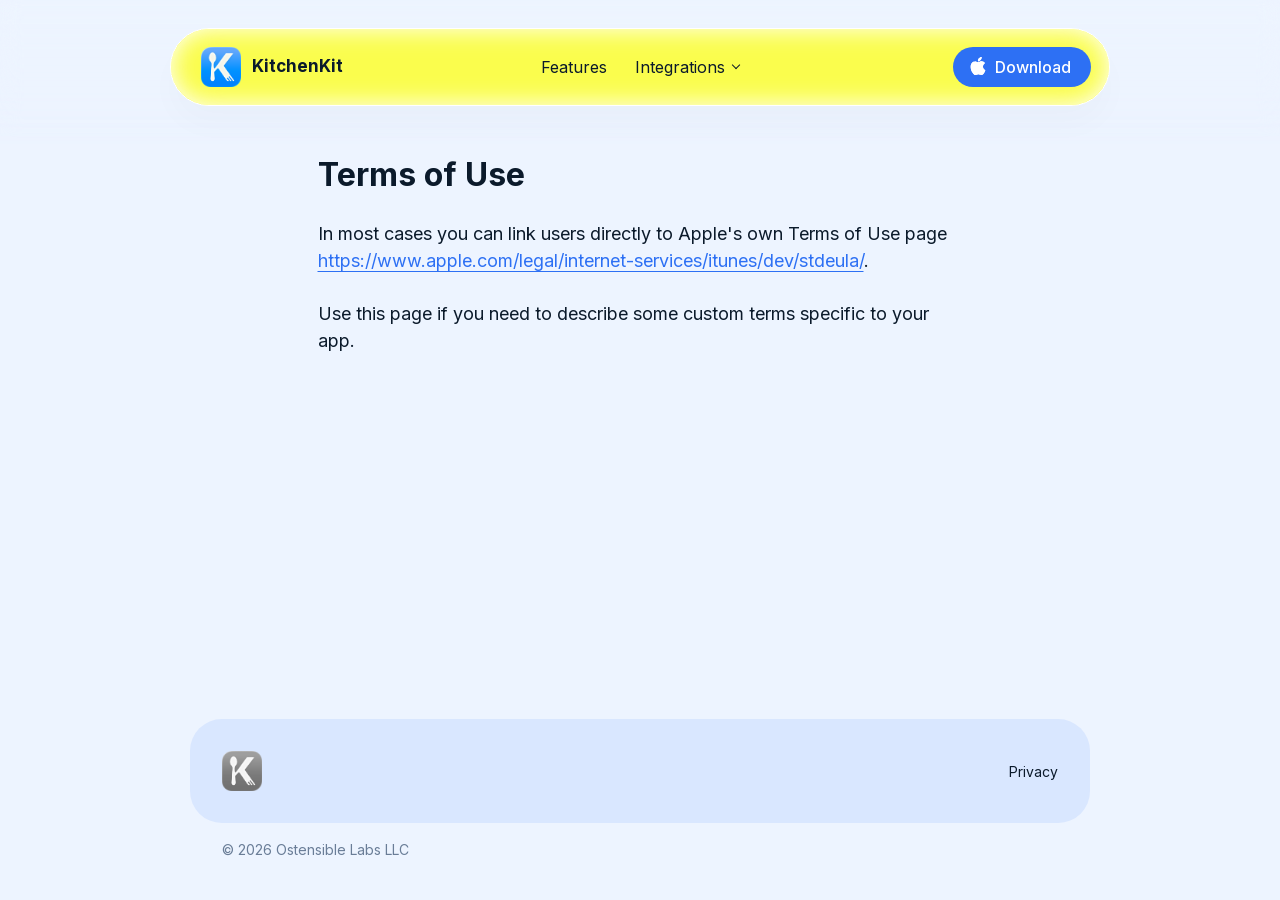
<file: terms.html>
<!DOCTYPE html><html lang="en" data-theme="system"><head><meta charSet="utf-8"/><meta name="viewport" content="width=device-width, initial-scale=1"/><link rel="preload" href="/_next/static/media/406d3fc8d5ec9f59-s.p.06~5xv2ritwv5.woff2" as="font" crossorigin="" type="font/woff2"/><link rel="preload" href="/_next/static/media/83afe278b6a6bb3c-s.p.0q-301v4kxxnr.woff2" as="font" crossorigin="" type="font/woff2"/><link rel="preload" href="/_next/static/media/a85fe84266768609-s.p.05b418i5bs~lg.woff2" as="font" crossorigin="" type="font/woff2"/><link rel="stylesheet" href="/_next/static/chunks/15udtnmsn7o_5.css" data-precedence="next"/><link rel="stylesheet" href="/_next/static/chunks/0i_fiq9~obleo.css" data-precedence="next"/><link rel="stylesheet" href="/_next/static/chunks/107vbaqnajemn.css" data-precedence="next"/><link rel="preload" as="script" fetchPriority="low" href="/_next/static/chunks/0p48-riq~l20h.js"/><script src="/_next/static/chunks/0cjlq94ctcl~c.js" async=""></script><script src="/_next/static/chunks/0.nyih6t2owxs.js" async=""></script><script src="/_next/static/chunks/02fs2wyvw114e.js" async=""></script><script src="/_next/static/chunks/turbopack-04wsvopjh2ehg.js" async=""></script><script src="/_next/static/chunks/03.egb8qn_ih4.js" async=""></script><script src="/_next/static/chunks/0i71lkp~0_t5l.js" async=""></script><script src="/_next/static/chunks/0khyz.9a2lwzv.js" async=""></script><link rel="preload" href="https://fonts.googleapis.com/css2?family=Material+Symbols+Rounded:opsz,wght,FILL,GRAD@30,600,0..1,0&amp;icon_names=block,check_circle,close,dark_mode,diamond_shine,kitchen,layers,lock,mail,menu,notifications,nutrition,open_in_full,open_in_new,pause,play_arrow,savings,send,shopping_bag_speed,star,sync,target" as="style"/><meta name="apple-itunes-app" content="app-id=6754018760"/><link rel="icon" href="/favicon.png" type="image/png" sizes="48x48"/><meta name="next-size-adjust" content=""/><title>KitchenKit: Grocery Organizer App</title><meta name="description" content="Stop losing groceries in the fridge. KitchenKit helps you track what food you have, see what&#x27;s expiring soon, and shop without buying duplicates."/><meta property="og:title" content="KitchenKit: Grocery Organizer App"/><meta property="og:description" content="Stop losing groceries in the fridge. Track what food you have, see what&#x27;s expiring soon, and shop without buying duplicates."/><meta property="og:url" content="https://kitchenkitapp.com"/><meta property="og:site_name" content="KitchenKit"/><meta property="og:image" content="https://kitchenkitapp.com/assets/kitchenkit-og-1200x630.png"/><meta property="og:image:type" content="image/png"/><meta property="og:image:width" content="1200"/><meta property="og:image:height" content="630"/><meta property="og:image:alt" content="KitchenKit, the grocery organizer app, with its app icon."/><meta property="og:type" content="website"/><meta name="twitter:card" content="summary_large_image"/><meta name="twitter:title" content="KitchenKit: Grocery Organizer App"/><meta name="twitter:description" content="Stop losing groceries in the fridge. Track what food you have, see what&#x27;s expiring soon, and shop without buying duplicates."/><meta name="twitter:image" content="https://kitchenkitapp.com/assets/kitchenkit-og-1200x630.png"/><meta name="twitter:image:alt" content="KitchenKit, the grocery organizer app, with its app icon."/><style id="theme-style">
      :root,
      :root[data-theme="light"] {
        color-scheme: light;
        --color-scheme: light;
        --color-text-primary: oklch(21.42% 0.04 252.78deg);
--color-text-secondary: oklch(34.62% 0.07 256.04deg / 0.64);
--color-fill-0: oklch(100% 0 none);
--color-fill-1: oklch(96.58% 0.02 262.77deg);
--color-fill-2: oklch(92.63% 0.04 264.4deg);
--color-fill-3: oklch(87.94% 0.06 267.05deg);
--color-accent-brand: oklch(57.99% 0.21 262.05deg);
--color-accent-orange: oklch(75.33% 0.17 55.71deg);
--color-accent-green: oklch(73.03% 0.19 147.44deg);
--color-accent-red: oklch(65.42% 0.23 28.66deg);
--color-accent-blue: oklch(60.27% 0.22 257.42deg);
--color-accent-indigo: oklch(52.94% 0.19 278.34deg);
--color-accent-mint: oklch(74.81% 0.13 189.02deg);
--color-accent-purple: oklch(61.49% 0.21 312.42deg);
--color-accent-pink: oklch(64.97% 0.24 17.9deg);
--color-text-accent-brand: oklch(100% 0 none);
      }

      @media (prefers-color-scheme: dark) {
        :root {
          color-scheme: dark;
          --color-scheme: dark;
          --color-text-primary: oklch(97.27% 0.01 266.74deg);
--color-text-secondary: oklch(87.25% 0.05 261.35deg / 0.7);
--color-fill-0: oklch(18.31% 0.03 263.38deg);
--color-fill-1: oklch(20.13% 0.03 263.36deg);
--color-fill-2: oklch(27.42% 0.05 262.63deg);
--color-fill-3: oklch(32.5% 0.06 264.64deg);
--color-accent-brand: oklch(61.2% 0.17 258.48deg);
--color-accent-orange: oklch(76.19% 0.17 57.05deg);
--color-accent-green: oklch(75.55% 0.21 146.98deg);
--color-accent-red: oklch(66.33% 0.22 28.29deg);
--color-accent-blue: oklch(62.42% 0.21 255.48deg);
--color-accent-indigo: oklch(55.64% 0.2 278.15deg);
--color-accent-mint: oklch(85.14% 0.11 192.43deg);
--color-accent-purple: oklch(65.6% 0.23 312.43deg);
--color-accent-pink: oklch(65.77% 0.23 16.02deg);
--color-text-accent-brand: oklch(100% 0 none);
        }
      }

      :root[data-theme="dark"] {
        color-scheme: dark;
        --color-scheme: dark;
        --color-text-primary: oklch(97.27% 0.01 266.74deg);
--color-text-secondary: oklch(87.25% 0.05 261.35deg / 0.7);
--color-fill-0: oklch(18.31% 0.03 263.38deg);
--color-fill-1: oklch(20.13% 0.03 263.36deg);
--color-fill-2: oklch(27.42% 0.05 262.63deg);
--color-fill-3: oklch(32.5% 0.06 264.64deg);
--color-accent-brand: oklch(61.2% 0.17 258.48deg);
--color-accent-orange: oklch(76.19% 0.17 57.05deg);
--color-accent-green: oklch(75.55% 0.21 146.98deg);
--color-accent-red: oklch(66.33% 0.22 28.29deg);
--color-accent-blue: oklch(62.42% 0.21 255.48deg);
--color-accent-indigo: oklch(55.64% 0.2 278.15deg);
--color-accent-mint: oklch(85.14% 0.11 192.43deg);
--color-accent-purple: oklch(65.6% 0.23 312.43deg);
--color-accent-pink: oklch(65.77% 0.23 16.02deg);
--color-text-accent-brand: oklch(100% 0 none);
      }
    </style><link rel="stylesheet" href="https://fonts.googleapis.com/css2?family=Material+Symbols+Rounded:opsz,wght,FILL,GRAD@30,600,0..1,0&amp;icon_names=block,check_circle,close,dark_mode,diamond_shine,kitchen,layers,lock,mail,menu,notifications,nutrition,open_in_full,open_in_new,pause,play_arrow,savings,send,shopping_bag_speed,star,sync,target"/><script src="/_next/static/chunks/03~yq9q893hmn.js" noModule=""></script></head><body class="inter_5972bc34-module__OU16Qa__className"><div hidden=""><!--$--><!--/$--></div><div class="navbar-module__X2QfBG__spacer"></div><div class="navbar-module__X2QfBG__navbarContainer"><nav class="navbar-module__X2QfBG__navbar"><div class="navbar-module__X2QfBG__content"><a class="navbar-module__X2QfBG__appIdentity" href="/"><div class="navbar-module__X2QfBG__appIconContainer"></div><div class="navbar-module__X2QfBG__appName">KitchenKit</div></a><ul class="navbar-module__X2QfBG__navLinks"><li class="navbar-module__X2QfBG__navLinkItem"><a href="/">Features</a></li><li class="navbar-module__X2QfBG__navLinkItem"><details class="navbar-module__X2QfBG__navGroup"><summary>Integrations</summary><ul class="navbar-module__X2QfBG__navDropdown"><li><a href="/trmnl">TRMNL ePaper Display</a></li><li><a href="/printer">Receipt Printer</a></li></ul></details></li></ul><div class="navbar-module__X2QfBG__action"><a href="https://apps.apple.com/app/id6754018760" class="download_action_button-module__mjE9nq__downloadActionButton download_action_button-module__mjE9nq__small" target="_blank" rel="noopener"><div class="download_action_button-module__mjE9nq__label"><div class="download_action_button-module__mjE9nq__appleLogo"><svg xmlns="http://www.w3.org/2000/svg" width="18" height="18" fill="currentColor" viewBox="0 0 16 16"><path d="M11.182.008C11.148-.03 9.923.023 8.857 1.18c-1.066 1.156-.902 2.482-.878 2.516s1.52.087 2.475-1.258.762-2.391.728-2.43m3.314 11.733c-.048-.096-2.325-1.234-2.113-3.422s1.675-2.789 1.698-2.854-.597-.79-1.254-1.157a3.7 3.7 0 0 0-1.563-.434c-.108-.003-.483-.095-1.254.116-.508.139-1.653.589-1.968.607-.316.018-1.256-.522-2.267-.665-.647-.125-1.333.131-1.824.328-.49.196-1.422.754-2.074 2.237-.652 1.482-.311 3.83-.067 4.56s.625 1.924 1.273 2.796c.576.984 1.34 1.667 1.659 1.899s1.219.386 1.843.067c.502-.308 1.408-.485 1.766-.472.357.013 1.061.154 1.782.539.571.197 1.111.115 1.652-.105.541-.221 1.324-1.059 2.238-2.758q.52-1.185.473-1.282"></path><path d="M11.182.008C11.148-.03 9.923.023 8.857 1.18c-1.066 1.156-.902 2.482-.878 2.516s1.52.087 2.475-1.258.762-2.391.728-2.43m3.314 11.733c-.048-.096-2.325-1.234-2.113-3.422s1.675-2.789 1.698-2.854-.597-.79-1.254-1.157a3.7 3.7 0 0 0-1.563-.434c-.108-.003-.483-.095-1.254.116-.508.139-1.653.589-1.968.607-.316.018-1.256-.522-2.267-.665-.647-.125-1.333.131-1.824.328-.49.196-1.422.754-2.074 2.237-.652 1.482-.311 3.83-.067 4.56s.625 1.924 1.273 2.796c.576.984 1.34 1.667 1.659 1.899s1.219.386 1.843.067c.502-.308 1.408-.485 1.766-.472.357.013 1.061.154 1.782.539.571.197 1.111.115 1.652-.105.541-.221 1.324-1.059 2.238-2.758q.52-1.185.473-1.282"></path></svg></div><div class="download_action_button-module__mjE9nq__downloadLabel">Download</div></div></a></div><button type="button" class="navbar-module__X2QfBG__mobileMenuButton" aria-label="Open menu" aria-expanded="false" aria-controls="mobile-navigation-menu"><span class="material-symbols-rounded icon-module__fq8PUW__icon icon-module__fq8PUW__iconOutlined " style="font-size:24px">menu</span></button></div></nav></div><article class="article-module__YzHWya__article "><h2>Terms of Use</h2>
<p>In most cases you can link users directly to Apple&#x27;s own Terms of Use page <a href="https://www.apple.com/legal/internet-services/itunes/dev/stdeula/">https://www.apple.com/legal/internet-services/itunes/dev/stdeula/</a>.</p>
<p>Use this page if you need to describe some custom terms specific to your app.</p><!--$--><!--/$--></article><footer class="compact_footer-module__0-qQYW__compactFooter"><div class="compact_footer-module__0-qQYW__main"><div aria-hidden="true"></div><div class="compact_footer-module__0-qQYW__links"><ul class="compact_footer-module__0-qQYW__links"><li><a href="/privacy" class="compact_footer-module__0-qQYW__link" target="_self">Privacy</a></li></ul></div></div><div class="compact_footer-module__0-qQYW__footnotes"><div>© 2026 Ostensible Labs LLC</div><div></div></div></footer><script src="/_next/static/chunks/0p48-riq~l20h.js" id="_R_" async=""></script><script>(self.__next_f=self.__next_f||[]).push([0])</script><script>self.__next_f.push([1,"1:\"$Sreact.fragment\"\n2:I[63007,[\"/_next/static/chunks/03.egb8qn_ih4.js\",\"/_next/static/chunks/0i71lkp~0_t5l.js\"],\"default\"]\n3:I[27620,[\"/_next/static/chunks/03.egb8qn_ih4.js\",\"/_next/static/chunks/0i71lkp~0_t5l.js\"],\"default\"]\nb:I[25559,[],\"default\",1]\n:HL[\"/_next/static/chunks/15udtnmsn7o_5.css\",\"style\"]\n:HL[\"/_next/static/chunks/0i_fiq9~obleo.css\",\"style\"]\n:HL[\"/_next/static/chunks/107vbaqnajemn.css\",\"style\"]\n:HL[\"/_next/static/media/406d3fc8d5ec9f59-s.p.06~5xv2ritwv5.woff2\",\"font\",{\"crossOrigin\":\"\",\"type\":\"font/woff2\"}]\n:HL[\"/_next/static/media/83afe278b6a6bb3c-s.p.0q-301v4kxxnr.woff2\",\"font\",{\"crossOrigin\":\"\",\"type\":\"font/woff2\"}]\n:HL[\"/_next/static/media/a85fe84266768609-s.p.05b418i5bs~lg.woff2\",\"font\",{\"crossOrigin\":\"\",\"type\":\"font/woff2\"}]\n4:Tae2,"])</script><script>self.__next_f.push([1,"\n      :root,\n      :root[data-theme=\"light\"] {\n        color-scheme: light;\n        --color-scheme: light;\n        --color-text-primary: oklch(21.42% 0.04 252.78deg);\n--color-text-secondary: oklch(34.62% 0.07 256.04deg / 0.64);\n--color-fill-0: oklch(100% 0 none);\n--color-fill-1: oklch(96.58% 0.02 262.77deg);\n--color-fill-2: oklch(92.63% 0.04 264.4deg);\n--color-fill-3: oklch(87.94% 0.06 267.05deg);\n--color-accent-brand: oklch(57.99% 0.21 262.05deg);\n--color-accent-orange: oklch(75.33% 0.17 55.71deg);\n--color-accent-green: oklch(73.03% 0.19 147.44deg);\n--color-accent-red: oklch(65.42% 0.23 28.66deg);\n--color-accent-blue: oklch(60.27% 0.22 257.42deg);\n--color-accent-indigo: oklch(52.94% 0.19 278.34deg);\n--color-accent-mint: oklch(74.81% 0.13 189.02deg);\n--color-accent-purple: oklch(61.49% 0.21 312.42deg);\n--color-accent-pink: oklch(64.97% 0.24 17.9deg);\n--color-text-accent-brand: oklch(100% 0 none);\n      }\n\n      @media (prefers-color-scheme: dark) {\n        :root {\n          color-scheme: dark;\n          --color-scheme: dark;\n          --color-text-primary: oklch(97.27% 0.01 266.74deg);\n--color-text-secondary: oklch(87.25% 0.05 261.35deg / 0.7);\n--color-fill-0: oklch(18.31% 0.03 263.38deg);\n--color-fill-1: oklch(20.13% 0.03 263.36deg);\n--color-fill-2: oklch(27.42% 0.05 262.63deg);\n--color-fill-3: oklch(32.5% 0.06 264.64deg);\n--color-accent-brand: oklch(61.2% 0.17 258.48deg);\n--color-accent-orange: oklch(76.19% 0.17 57.05deg);\n--color-accent-green: oklch(75.55% 0.21 146.98deg);\n--color-accent-red: oklch(66.33% 0.22 28.29deg);\n--color-accent-blue: oklch(62.42% 0.21 255.48deg);\n--color-accent-indigo: oklch(55.64% 0.2 278.15deg);\n--color-accent-mint: oklch(85.14% 0.11 192.43deg);\n--color-accent-purple: oklch(65.6% 0.23 312.43deg);\n--color-accent-pink: oklch(65.77% 0.23 16.02deg);\n--color-text-accent-brand: oklch(100% 0 none);\n        }\n      }\n\n      :root[data-theme=\"dark\"] {\n        color-scheme: dark;\n        --color-scheme: dark;\n        --color-text-primary: oklch(97.27% 0.01 266.74deg);\n--color-text-secondary: oklch(87.25% 0.05 261.35deg / 0.7);\n--color-fill-0: oklch(18.31% 0.03 263.38deg);\n--color-fill-1: oklch(20.13% 0.03 263.36deg);\n--color-fill-2: oklch(27.42% 0.05 262.63deg);\n--color-fill-3: oklch(32.5% 0.06 264.64deg);\n--color-accent-brand: oklch(61.2% 0.17 258.48deg);\n--color-accent-orange: oklch(76.19% 0.17 57.05deg);\n--color-accent-green: oklch(75.55% 0.21 146.98deg);\n--color-accent-red: oklch(66.33% 0.22 28.29deg);\n--color-accent-blue: oklch(62.42% 0.21 255.48deg);\n--color-accent-indigo: oklch(55.64% 0.2 278.15deg);\n--color-accent-mint: oklch(85.14% 0.11 192.43deg);\n--color-accent-purple: oklch(65.6% 0.23 312.43deg);\n--color-accent-pink: oklch(65.77% 0.23 16.02deg);\n--color-text-accent-brand: oklch(100% 0 none);\n      }\n    "])</script><script>self.__next_f.push([1,"0:{\"P\":null,\"c\":[\"\",\"terms\"],\"q\":\"\",\"i\":false,\"f\":[[[\"\",{\"children\":[\"(main)\",{\"children\":[\"terms\",{\"children\":[\"__PAGE__\",{}]}]},\"$undefined\",\"$undefined\",16]}],[[\"$\",\"$1\",\"c\",{\"children\":[null,[\"$\",\"$L2\",null,{\"parallelRouterKey\":\"children\",\"error\":\"$undefined\",\"errorStyles\":\"$undefined\",\"errorScripts\":\"$undefined\",\"template\":[\"$\",\"$L3\",null,{}],\"templateStyles\":\"$undefined\",\"templateScripts\":\"$undefined\",\"notFound\":[[[\"$\",\"title\",null,{\"children\":\"404: This page could not be found.\"}],[\"$\",\"div\",null,{\"style\":{\"fontFamily\":\"system-ui,\\\"Segoe UI\\\",Roboto,Helvetica,Arial,sans-serif,\\\"Apple Color Emoji\\\",\\\"Segoe UI Emoji\\\"\",\"height\":\"100vh\",\"textAlign\":\"center\",\"display\":\"flex\",\"flexDirection\":\"column\",\"alignItems\":\"center\",\"justifyContent\":\"center\"},\"children\":[\"$\",\"div\",null,{\"children\":[[\"$\",\"style\",null,{\"dangerouslySetInnerHTML\":{\"__html\":\"body{color:#000;background:#fff;margin:0}.next-error-h1{border-right:1px solid rgba(0,0,0,.3)}@media (prefers-color-scheme:dark){body{color:#fff;background:#000}.next-error-h1{border-right:1px solid rgba(255,255,255,.3)}}\"}}],[\"$\",\"h1\",null,{\"className\":\"next-error-h1\",\"style\":{\"display\":\"inline-block\",\"margin\":\"0 20px 0 0\",\"padding\":\"0 23px 0 0\",\"fontSize\":24,\"fontWeight\":500,\"verticalAlign\":\"top\",\"lineHeight\":\"49px\"},\"children\":404}],[\"$\",\"div\",null,{\"style\":{\"display\":\"inline-block\"},\"children\":[\"$\",\"h2\",null,{\"style\":{\"fontSize\":14,\"fontWeight\":400,\"lineHeight\":\"49px\",\"margin\":0},\"children\":\"This page could not be found.\"}]}]]}]}]],[]],\"forbidden\":\"$undefined\",\"unauthorized\":\"$undefined\"}]]}],{\"children\":[[\"$\",\"$1\",\"c\",{\"children\":[[[\"$\",\"link\",\"0\",{\"rel\":\"stylesheet\",\"href\":\"/_next/static/chunks/15udtnmsn7o_5.css\",\"precedence\":\"next\",\"crossOrigin\":\"$undefined\",\"nonce\":\"$undefined\"}],[\"$\",\"link\",\"1\",{\"rel\":\"stylesheet\",\"href\":\"/_next/static/chunks/0i_fiq9~obleo.css\",\"precedence\":\"next\",\"crossOrigin\":\"$undefined\",\"nonce\":\"$undefined\"}],[\"$\",\"script\",\"script-0\",{\"src\":\"/_next/static/chunks/0khyz.9a2lwzv.js\",\"async\":true,\"nonce\":\"$undefined\"}]],[\"$\",\"html\",null,{\"lang\":\"en\",\"data-theme\":\"system\",\"children\":[[\"$\",\"head\",null,{\"children\":[[\"$\",\"meta\",null,{\"name\":\"apple-itunes-app\",\"content\":\"app-id=6754018760\"}],[\"$\",\"link\",null,{\"rel\":\"icon\",\"href\":\"/favicon.png\",\"type\":\"image/png\",\"sizes\":\"48x48\"}],[\"$\",\"style\",null,{\"id\":\"theme-style\",\"suppressHydrationWarning\":true,\"children\":\"$4\"}],\"$L5\"]}],\"$L6\"]}]]}],{\"children\":[\"$L7\",{\"children\":[\"$L8\",{},null,false,null]},null,false,null]},null,false,null]},null,false,\"$@9\"],\"$La\",false]],\"m\":\"$undefined\",\"G\":[\"$b\",[]],\"S\":true,\"h\":null,\"s\":\"$undefined\",\"l\":\"$undefined\",\"p\":\"$undefined\",\"d\":\"$undefined\",\"b\":\"s0GFYqSsdE5pCLeGksAww\"}\n"])</script><script>self.__next_f.push([1,"c:I[96003,[\"/_next/static/chunks/0khyz.9a2lwzv.js\"],\"ThemeProvider\"]\nd:I[26007,[\"/_next/static/chunks/0khyz.9a2lwzv.js\"],\"Navbar\"]\ne:I[43038,[\"/_next/static/chunks/0khyz.9a2lwzv.js\"],\"AppIcon\"]\nf:I[37994,[\"/_next/static/chunks/0khyz.9a2lwzv.js\"],\"DownloadActionLink\"]\n10:I[60884,[\"/_next/static/chunks/0khyz.9a2lwzv.js\"],\"TelemetryDeckAnalytics\"]\n11:I[95932,[\"/_next/static/chunks/03.egb8qn_ih4.js\",\"/_next/static/chunks/0i71lkp~0_t5l.js\"],\"OutletBoundary\"]\n12:\"$Sreact.suspense\"\n15:I[95932,[\"/_next/static/chunks/03.egb8qn_ih4.js\",\"/_next/static/chunks/0i71lkp~0_t5l.js\"],\"ViewportBoundary\"]\n17:I[95932,[\"/_next/static/chunks/03.egb8qn_ih4.js\",\"/_next/static/chunks/0i71lkp~0_t5l.js\"],\"MetadataBoundary\"]\n:HL[\"https://fonts.googleapis.com/css2?family=Material+Symbols+Rounded:opsz,wght,FILL,GRAD@30,600,0..1,0\u0026icon_names=block,check_circle,close,dark_mode,diamond_shine,kitchen,layers,lock,mail,menu,notifications,nutrition,open_in_full,open_in_new,pause,play_arrow,savings,send,shopping_bag_speed,star,sync,target\",\"style\"]\n5:[\"$\",\"link\",null,{\"rel\":\"stylesheet\",\"href\":\"https://fonts.googleapis.com/css2?family=Material+Symbols+Rounded:opsz,wght,FILL,GRAD@30,600,0..1,0\u0026icon_names=block,check_circle,close,dark_mode,diamond_shine,kitchen,layers,lock,mail,menu,notifications,nutrition,open_in_full,open_in_new,pause,play_arrow,savings,send,shopping_bag_speed,star,sync,target\"}]\n"])</script><script>self.__next_f.push([1,"6:[\"$\",\"body\",null,{\"className\":\"inter_5972bc34-module__OU16Qa__className\",\"children\":[[\"$\",\"$Lc\",null,{\"children\":[[[\"$\",\"$Ld\",null,{\"icon\":[\"$\",\"$Le\",null,{\"src\":\"/app_view/app-icon.png\"}],\"appName\":\"KitchenKit\",\"links\":[{\"label\":\"Features\",\"href\":\"/\"},{\"label\":\"Integrations\",\"links\":[{\"label\":\"TRMNL ePaper Display\",\"href\":\"/trmnl\"},{\"label\":\"Receipt Printer\",\"href\":\"/printer\"}]}],\"action\":[\"$\",\"$Lf\",null,{\"href\":\"https://apps.apple.com/app/id6754018760\",\"label\":\"Download\",\"size\":\"small\",\"analyticsSource\":\"navbar\",\"appleLogoSize\":18,\"telemetryDeckAppID\":\"FBB99913-7A0A-473D-85CB-E30CD6250102\"}]}],[\"$\",\"$L2\",null,{\"parallelRouterKey\":\"children\",\"error\":\"$undefined\",\"errorStyles\":\"$undefined\",\"errorScripts\":\"$undefined\",\"template\":[\"$\",\"$L3\",null,{}],\"templateStyles\":\"$undefined\",\"templateScripts\":\"$undefined\",\"notFound\":[[[\"$\",\"title\",null,{\"children\":\"404: This page could not be found.\"}],[\"$\",\"div\",null,{\"style\":\"$0:f:0:1:0:props:children:1:props:notFound:0:1:props:style\",\"children\":[\"$\",\"div\",null,{\"children\":[[\"$\",\"style\",null,{\"dangerouslySetInnerHTML\":{\"__html\":\"body{color:#000;background:#fff;margin:0}.next-error-h1{border-right:1px solid rgba(0,0,0,.3)}@media (prefers-color-scheme:dark){body{color:#fff;background:#000}.next-error-h1{border-right:1px solid rgba(255,255,255,.3)}}\"}}],[\"$\",\"h1\",null,{\"className\":\"next-error-h1\",\"style\":\"$0:f:0:1:0:props:children:1:props:notFound:0:1:props:children:props:children:1:props:style\",\"children\":404}],[\"$\",\"div\",null,{\"style\":\"$0:f:0:1:0:props:children:1:props:notFound:0:1:props:children:props:children:2:props:style\",\"children\":[\"$\",\"h2\",null,{\"style\":\"$0:f:0:1:0:props:children:1:props:notFound:0:1:props:children:props:children:2:props:children:props:style\",\"children\":\"This page could not be found.\"}]}]]}]}]],[]],\"forbidden\":\"$undefined\",\"unauthorized\":\"$undefined\"}],[\"$\",\"footer\",null,{\"className\":\"compact_footer-module__0-qQYW__compactFooter\",\"children\":[[\"$\",\"div\",null,{\"className\":\"compact_footer-module__0-qQYW__main\",\"children\":[[\"$\",\"div\",null,{\"className\":\"$undefined\",\"aria-hidden\":\"true\",\"children\":[\"$\",\"$Le\",null,{\"src\":\"/app_view/app-icon.png\",\"filter\":\"grayscale\"}]}],[\"$\",\"div\",null,{\"className\":\"compact_footer-module__0-qQYW__links\",\"children\":[\"$\",\"ul\",null,{\"className\":\"compact_footer-module__0-qQYW__links\",\"children\":[[\"$\",\"li\",\"/privacy\",{\"children\":[\"$\",\"a\",null,{\"href\":\"/privacy\",\"className\":\"compact_footer-module__0-qQYW__link\",\"target\":\"_self\",\"rel\":\"$undefined\",\"children\":\"Privacy\"}]}]]}]}]]}],[\"$\",\"div\",null,{\"className\":\"compact_footer-module__0-qQYW__footnotes\",\"children\":[[\"$\",\"div\",null,{\"className\":\"$undefined\",\"children\":\"© 2026 Ostensible Labs LLC\"}],[\"$\",\"div\",null,{\"className\":\"$undefined\",\"children\":\"$undefined\"}]]}]]}]],false]}],[\"$\",\"$L10\",null,{\"appID\":\"FBB99913-7A0A-473D-85CB-E30CD6250102\"}]]}]\n"])</script><script>self.__next_f.push([1,"7:[\"$\",\"$1\",\"c\",{\"children\":[[[\"$\",\"link\",\"0\",{\"rel\":\"stylesheet\",\"href\":\"/_next/static/chunks/107vbaqnajemn.css\",\"precedence\":\"next\",\"crossOrigin\":\"$undefined\",\"nonce\":\"$undefined\"}]],[\"$\",\"article\",null,{\"className\":\"article-module__YzHWya__article \",\"children\":[\"$\",\"$L2\",null,{\"parallelRouterKey\":\"children\",\"error\":\"$undefined\",\"errorStyles\":\"$undefined\",\"errorScripts\":\"$undefined\",\"template\":[\"$\",\"$L3\",null,{}],\"templateStyles\":\"$undefined\",\"templateScripts\":\"$undefined\",\"notFound\":\"$undefined\",\"forbidden\":\"$undefined\",\"unauthorized\":\"$undefined\"}]}]]}]\n8:[\"$\",\"$1\",\"c\",{\"children\":[[[\"$\",\"h2\",null,{\"children\":\"Terms of Use\"}],\"\\n\",[\"$\",\"p\",null,{\"children\":[\"In most cases you can link users directly to Apple's own Terms of Use page \",[\"$\",\"a\",null,{\"href\":\"https://www.apple.com/legal/internet-services/itunes/dev/stdeula/\",\"children\":\"https://www.apple.com/legal/internet-services/itunes/dev/stdeula/\"}],\".\"]}],\"\\n\",[\"$\",\"p\",null,{\"children\":\"Use this page if you need to describe some custom terms specific to your app.\"}]],null,[\"$\",\"$L11\",null,{\"children\":[\"$\",\"$12\",null,{\"name\":\"Next.MetadataOutlet\",\"children\":\"$@13\"}]}]]}]\n14:[]\n9:\"$W14\"\na:[\"$\",\"$1\",\"h\",{\"children\":[null,[\"$\",\"$L15\",null,{\"children\":\"$L16\"}],[\"$\",\"div\",null,{\"hidden\":true,\"children\":[\"$\",\"$L17\",null,{\"children\":[\"$\",\"$12\",null,{\"name\":\"Next.Metadata\",\"children\":\"$L18\"}]}]}],[\"$\",\"meta\",null,{\"name\":\"next-size-adjust\",\"content\":\"\"}]]}]\n"])</script><script>self.__next_f.push([1,"16:[[\"$\",\"meta\",\"0\",{\"charSet\":\"utf-8\"}],[\"$\",\"meta\",\"1\",{\"name\":\"viewport\",\"content\":\"width=device-width, initial-scale=1\"}]]\n"])</script><script>self.__next_f.push([1,"13:null\n"])</script><script>self.__next_f.push([1,"18:[[\"$\",\"title\",\"0\",{\"children\":\"KitchenKit: Grocery Organizer App\"}],[\"$\",\"meta\",\"1\",{\"name\":\"description\",\"content\":\"Stop losing groceries in the fridge. KitchenKit helps you track what food you have, see what's expiring soon, and shop without buying duplicates.\"}],[\"$\",\"meta\",\"2\",{\"property\":\"og:title\",\"content\":\"KitchenKit: Grocery Organizer App\"}],[\"$\",\"meta\",\"3\",{\"property\":\"og:description\",\"content\":\"Stop losing groceries in the fridge. Track what food you have, see what's expiring soon, and shop without buying duplicates.\"}],[\"$\",\"meta\",\"4\",{\"property\":\"og:url\",\"content\":\"https://kitchenkitapp.com\"}],[\"$\",\"meta\",\"5\",{\"property\":\"og:site_name\",\"content\":\"KitchenKit\"}],[\"$\",\"meta\",\"6\",{\"property\":\"og:image\",\"content\":\"https://kitchenkitapp.com/assets/kitchenkit-og-1200x630.png\"}],[\"$\",\"meta\",\"7\",{\"property\":\"og:image:type\",\"content\":\"image/png\"}],[\"$\",\"meta\",\"8\",{\"property\":\"og:image:width\",\"content\":\"1200\"}],[\"$\",\"meta\",\"9\",{\"property\":\"og:image:height\",\"content\":\"630\"}],[\"$\",\"meta\",\"10\",{\"property\":\"og:image:alt\",\"content\":\"KitchenKit, the grocery organizer app, with its app icon.\"}],[\"$\",\"meta\",\"11\",{\"property\":\"og:type\",\"content\":\"website\"}],[\"$\",\"meta\",\"12\",{\"name\":\"twitter:card\",\"content\":\"summary_large_image\"}],[\"$\",\"meta\",\"13\",{\"name\":\"twitter:title\",\"content\":\"KitchenKit: Grocery Organizer App\"}],[\"$\",\"meta\",\"14\",{\"name\":\"twitter:description\",\"content\":\"Stop losing groceries in the fridge. Track what food you have, see what's expiring soon, and shop without buying duplicates.\"}],[\"$\",\"meta\",\"15\",{\"name\":\"twitter:image\",\"content\":\"https://kitchenkitapp.com/assets/kitchenkit-og-1200x630.png\"}],[\"$\",\"meta\",\"16\",{\"name\":\"twitter:image:alt\",\"content\":\"KitchenKit, the grocery organizer app, with its app icon.\"}]]\n"])</script></body></html>
</file>
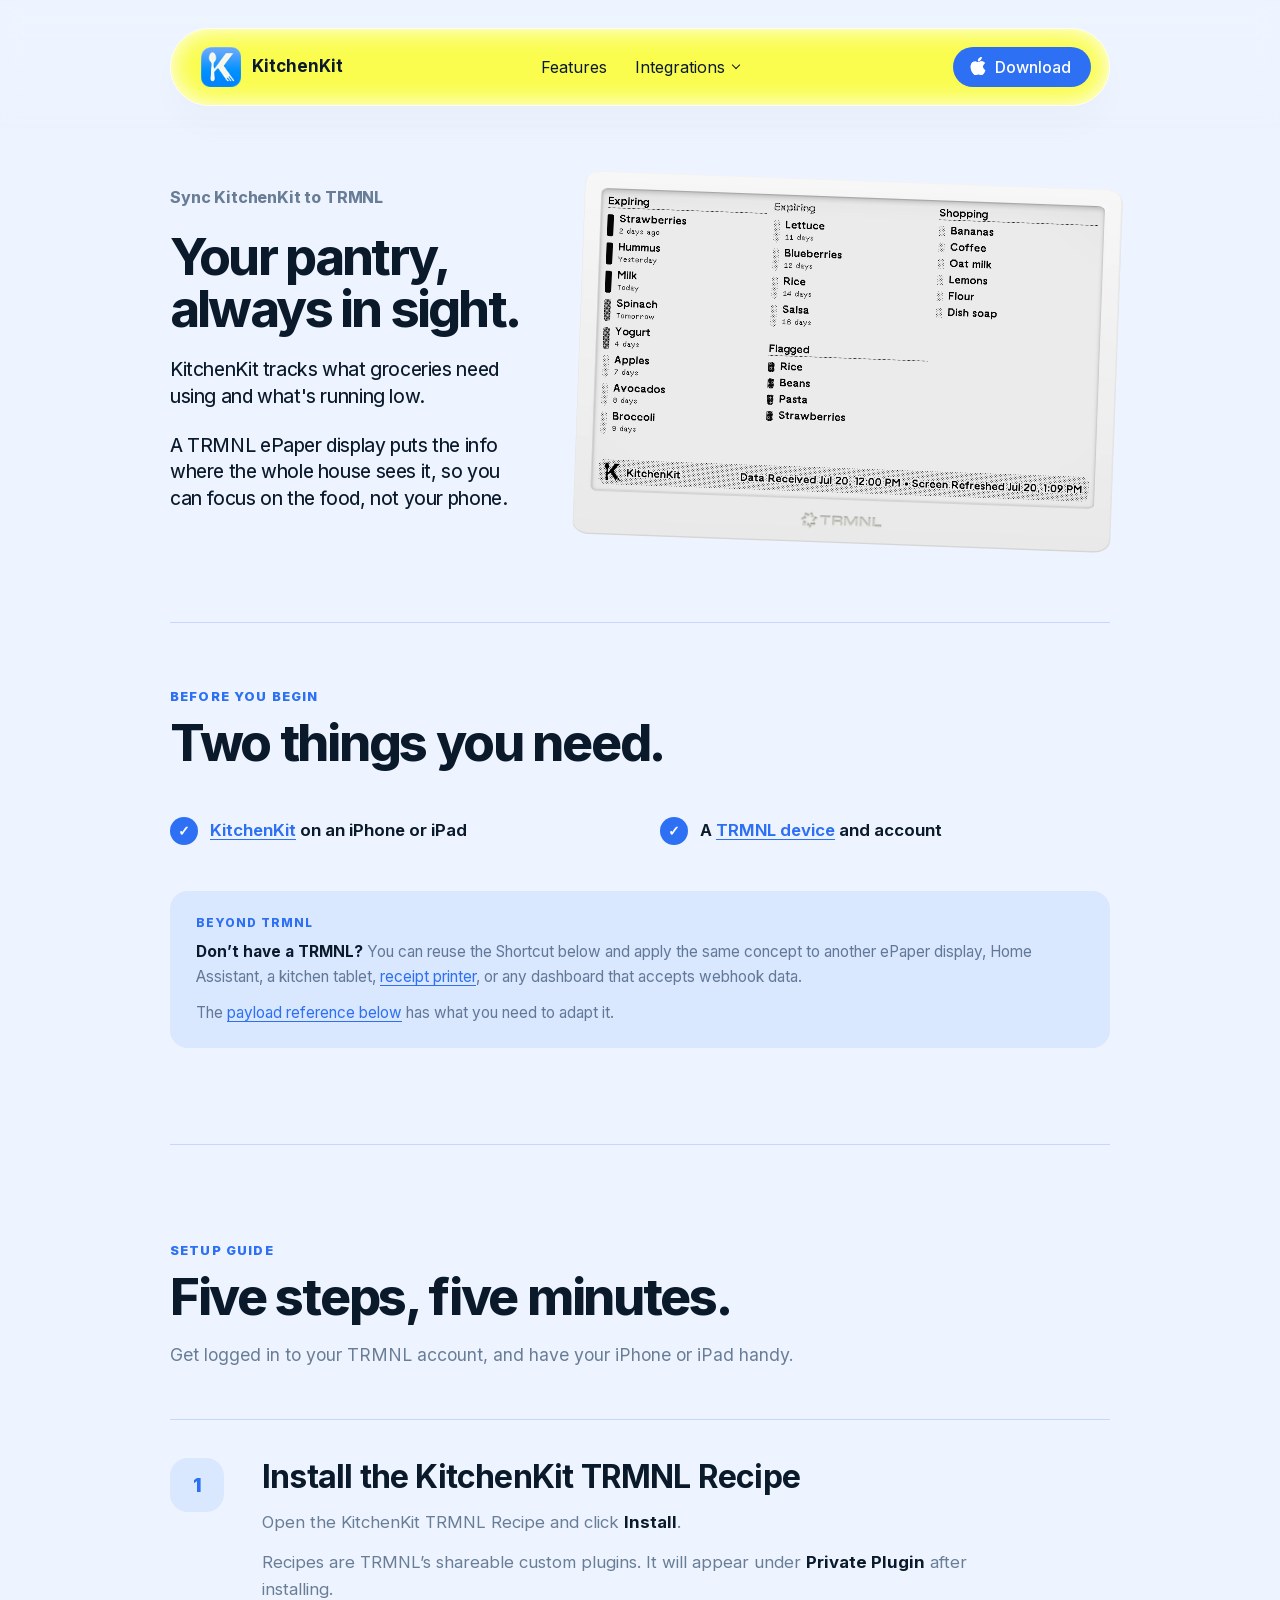
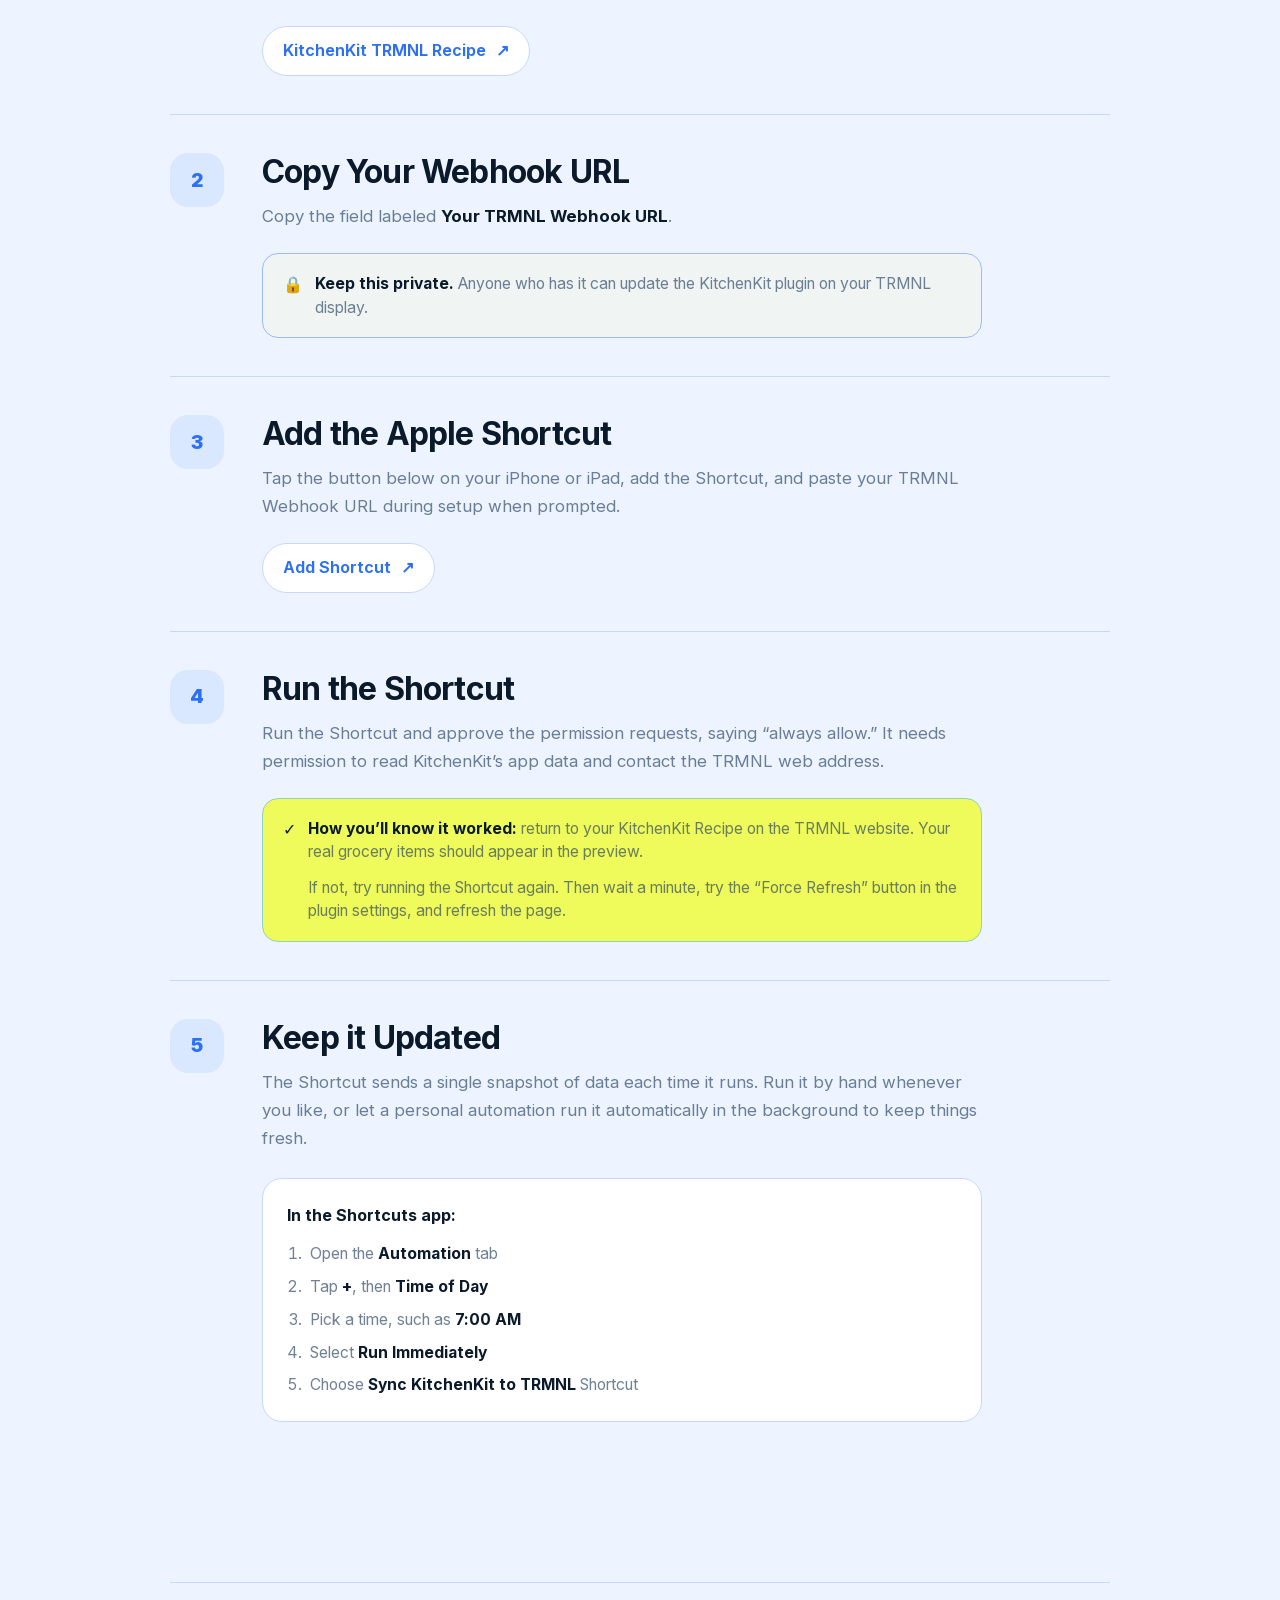
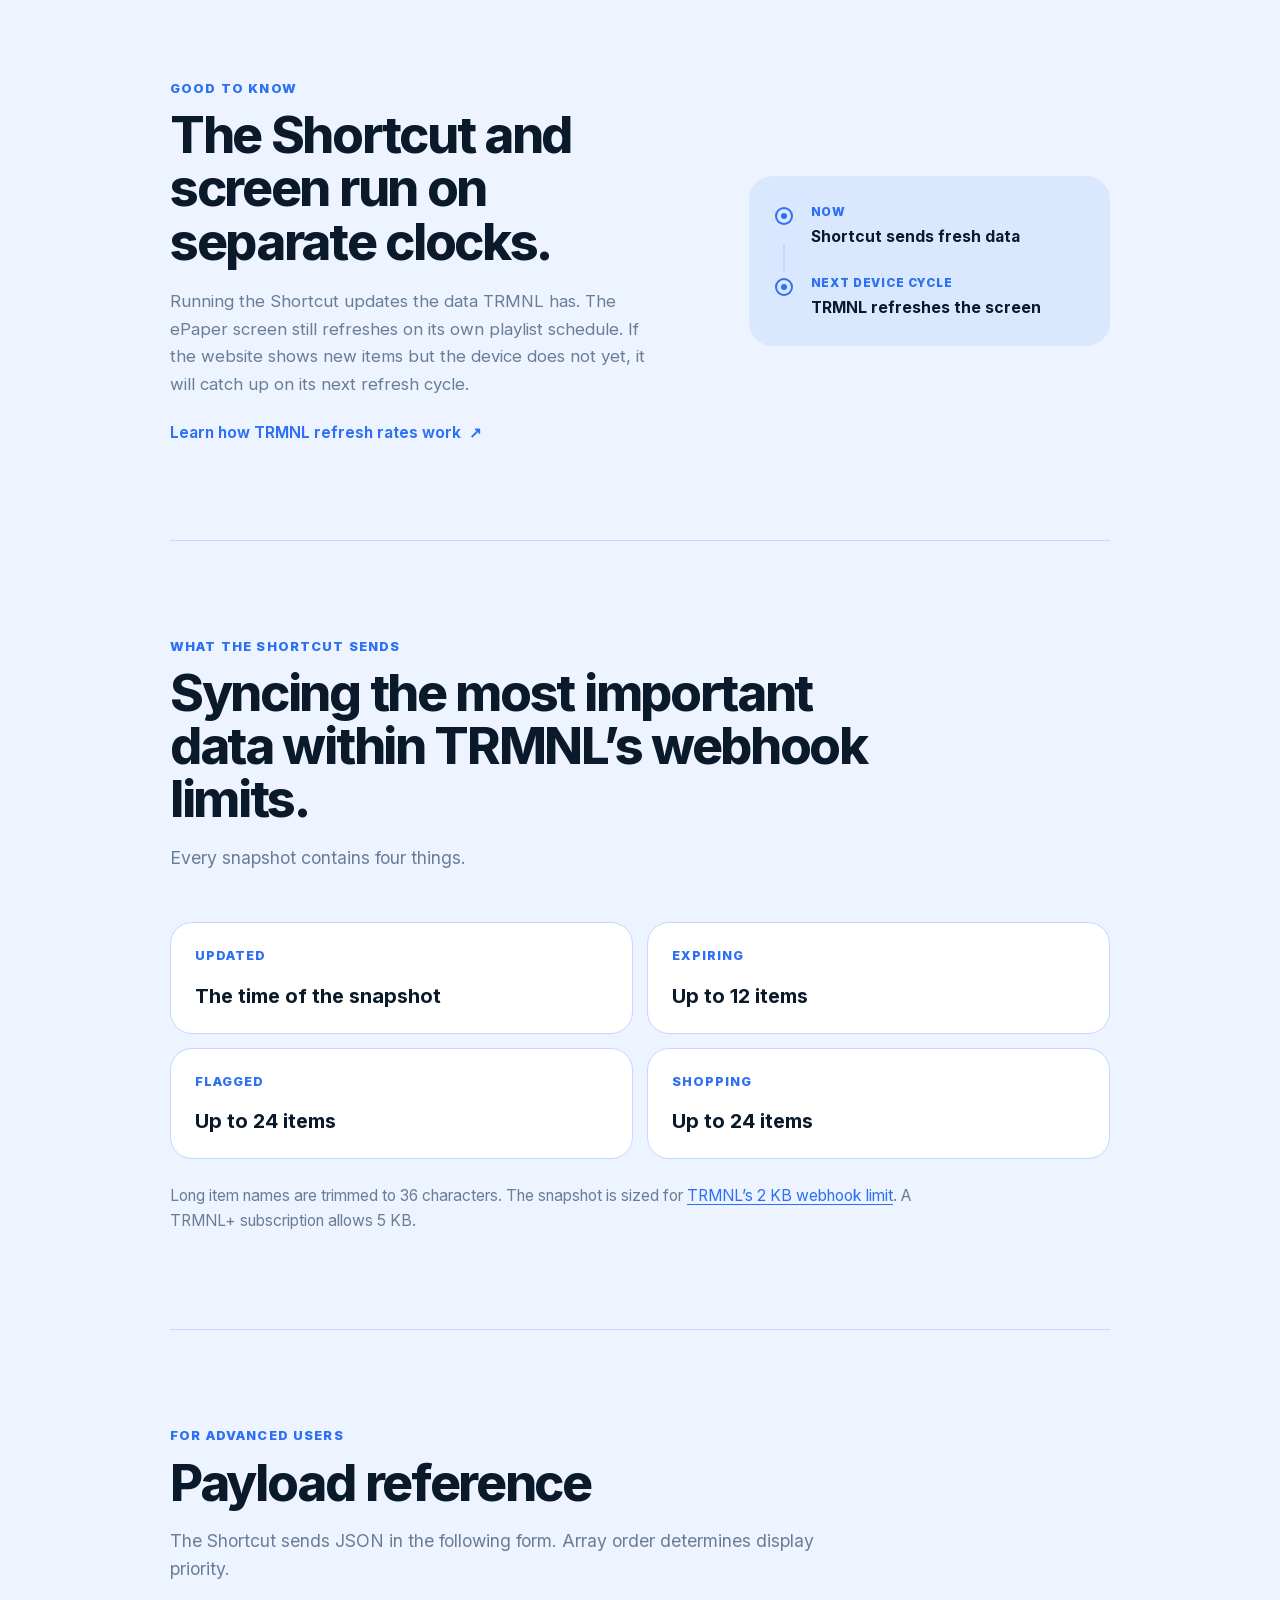
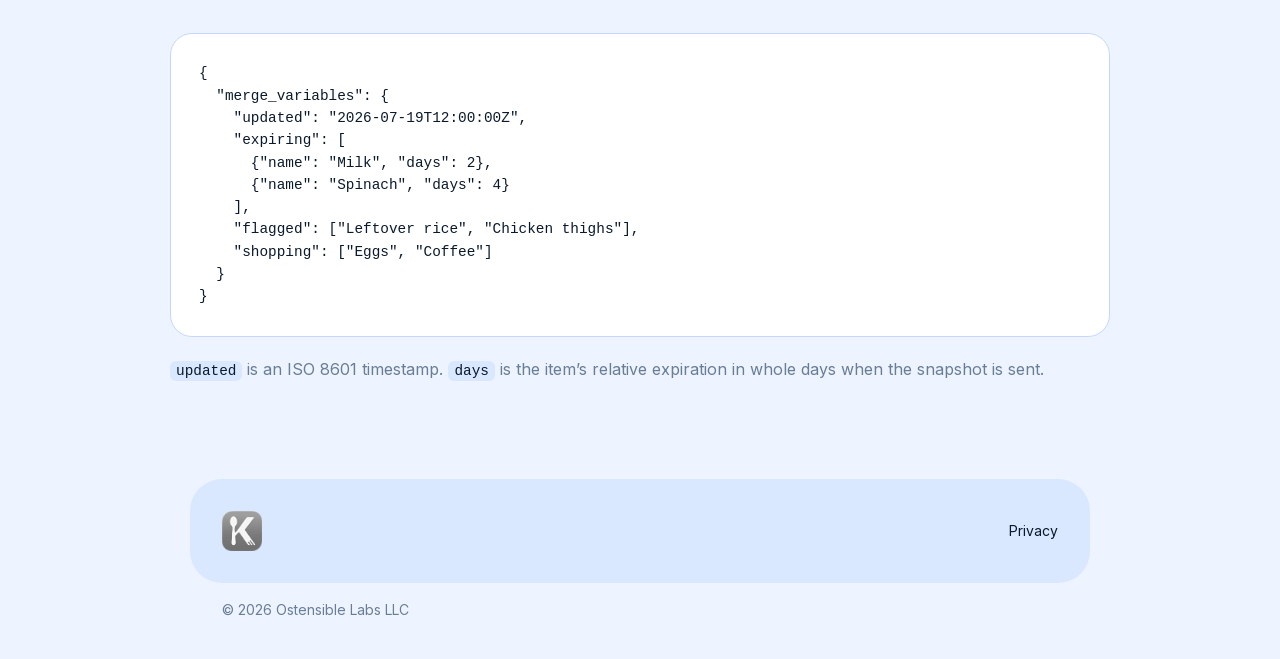
<file: trmnl.html>
<!DOCTYPE html><html lang="en" data-theme="system"><head><meta charSet="utf-8"/><meta name="viewport" content="width=device-width, initial-scale=1"/><link rel="preload" href="/_next/static/media/406d3fc8d5ec9f59-s.p.06~5xv2ritwv5.woff2" as="font" crossorigin="" type="font/woff2"/><link rel="preload" href="/_next/static/media/83afe278b6a6bb3c-s.p.0q-301v4kxxnr.woff2" as="font" crossorigin="" type="font/woff2"/><link rel="preload" href="/_next/static/media/a85fe84266768609-s.p.05b418i5bs~lg.woff2" as="font" crossorigin="" type="font/woff2"/><link rel="preload" as="image" href="/trmnl/trmnl-device-frame.webp"/><link rel="preload" as="image" href="/trmnl/kitchenkit-trmnl-screen.png"/><link rel="stylesheet" href="/_next/static/chunks/15udtnmsn7o_5.css" data-precedence="next"/><link rel="stylesheet" href="/_next/static/chunks/0i_fiq9~obleo.css" data-precedence="next"/><link rel="preload" as="script" fetchPriority="low" href="/_next/static/chunks/0p48-riq~l20h.js"/><script src="/_next/static/chunks/0cjlq94ctcl~c.js" async=""></script><script src="/_next/static/chunks/0.nyih6t2owxs.js" async=""></script><script src="/_next/static/chunks/02fs2wyvw114e.js" async=""></script><script src="/_next/static/chunks/turbopack-04wsvopjh2ehg.js" async=""></script><script src="/_next/static/chunks/03.egb8qn_ih4.js" async=""></script><script src="/_next/static/chunks/0i71lkp~0_t5l.js" async=""></script><script src="/_next/static/chunks/0khyz.9a2lwzv.js" async=""></script><link rel="preload" href="https://fonts.googleapis.com/css2?family=Material+Symbols+Rounded:opsz,wght,FILL,GRAD@30,600,0..1,0&amp;icon_names=block,check_circle,close,dark_mode,diamond_shine,kitchen,layers,lock,mail,menu,notifications,nutrition,open_in_full,open_in_new,pause,play_arrow,savings,send,shopping_bag_speed,star,sync,target" as="style"/><meta name="apple-itunes-app" content="app-id=6754018760"/><link rel="icon" href="/favicon.png" type="image/png" sizes="48x48"/><meta name="next-size-adjust" content=""/><title>KitchenKit for TRMNL — Setup Guide</title><meta name="description" content="Display expiring groceries, flagged items, and your shopping list from KitchenKit on a TRMNL ePaper display."/><link rel="canonical" href="https://kitchenkitapp.com/trmnl"/><meta property="og:title" content="KitchenKit for TRMNL"/><meta property="og:description" content="See what is expiring, what you have flagged, and what to buy on your TRMNL ePaper display."/><meta property="og:url" content="https://kitchenkitapp.com/trmnl"/><meta property="og:site_name" content="KitchenKit"/><meta property="og:image" content="https://kitchenkitapp.com/assets/kitchenkit-og-1200x630.png"/><meta property="og:image:type" content="image/png"/><meta property="og:image:width" content="1200"/><meta property="og:image:height" content="630"/><meta property="og:image:alt" content="KitchenKit, the grocery organizer app, with its app icon."/><meta property="og:type" content="website"/><meta name="twitter:card" content="summary_large_image"/><meta name="twitter:title" content="KitchenKit for TRMNL"/><meta name="twitter:description" content="See what is expiring, what you have flagged, and what to buy on your TRMNL ePaper display."/><meta name="twitter:image" content="https://kitchenkitapp.com/assets/kitchenkit-og-1200x630.png"/><meta name="twitter:image:alt" content="KitchenKit, the grocery organizer app, with its app icon."/><style id="theme-style">
      :root,
      :root[data-theme="light"] {
        color-scheme: light;
        --color-scheme: light;
        --color-text-primary: oklch(21.42% 0.04 252.78deg);
--color-text-secondary: oklch(34.62% 0.07 256.04deg / 0.64);
--color-fill-0: oklch(100% 0 none);
--color-fill-1: oklch(96.58% 0.02 262.77deg);
--color-fill-2: oklch(92.63% 0.04 264.4deg);
--color-fill-3: oklch(87.94% 0.06 267.05deg);
--color-accent-brand: oklch(57.99% 0.21 262.05deg);
--color-accent-orange: oklch(75.33% 0.17 55.71deg);
--color-accent-green: oklch(73.03% 0.19 147.44deg);
--color-accent-red: oklch(65.42% 0.23 28.66deg);
--color-accent-blue: oklch(60.27% 0.22 257.42deg);
--color-accent-indigo: oklch(52.94% 0.19 278.34deg);
--color-accent-mint: oklch(74.81% 0.13 189.02deg);
--color-accent-purple: oklch(61.49% 0.21 312.42deg);
--color-accent-pink: oklch(64.97% 0.24 17.9deg);
--color-text-accent-brand: oklch(100% 0 none);
      }

      @media (prefers-color-scheme: dark) {
        :root {
          color-scheme: dark;
          --color-scheme: dark;
          --color-text-primary: oklch(97.27% 0.01 266.74deg);
--color-text-secondary: oklch(87.25% 0.05 261.35deg / 0.7);
--color-fill-0: oklch(18.31% 0.03 263.38deg);
--color-fill-1: oklch(20.13% 0.03 263.36deg);
--color-fill-2: oklch(27.42% 0.05 262.63deg);
--color-fill-3: oklch(32.5% 0.06 264.64deg);
--color-accent-brand: oklch(61.2% 0.17 258.48deg);
--color-accent-orange: oklch(76.19% 0.17 57.05deg);
--color-accent-green: oklch(75.55% 0.21 146.98deg);
--color-accent-red: oklch(66.33% 0.22 28.29deg);
--color-accent-blue: oklch(62.42% 0.21 255.48deg);
--color-accent-indigo: oklch(55.64% 0.2 278.15deg);
--color-accent-mint: oklch(85.14% 0.11 192.43deg);
--color-accent-purple: oklch(65.6% 0.23 312.43deg);
--color-accent-pink: oklch(65.77% 0.23 16.02deg);
--color-text-accent-brand: oklch(100% 0 none);
        }
      }

      :root[data-theme="dark"] {
        color-scheme: dark;
        --color-scheme: dark;
        --color-text-primary: oklch(97.27% 0.01 266.74deg);
--color-text-secondary: oklch(87.25% 0.05 261.35deg / 0.7);
--color-fill-0: oklch(18.31% 0.03 263.38deg);
--color-fill-1: oklch(20.13% 0.03 263.36deg);
--color-fill-2: oklch(27.42% 0.05 262.63deg);
--color-fill-3: oklch(32.5% 0.06 264.64deg);
--color-accent-brand: oklch(61.2% 0.17 258.48deg);
--color-accent-orange: oklch(76.19% 0.17 57.05deg);
--color-accent-green: oklch(75.55% 0.21 146.98deg);
--color-accent-red: oklch(66.33% 0.22 28.29deg);
--color-accent-blue: oklch(62.42% 0.21 255.48deg);
--color-accent-indigo: oklch(55.64% 0.2 278.15deg);
--color-accent-mint: oklch(85.14% 0.11 192.43deg);
--color-accent-purple: oklch(65.6% 0.23 312.43deg);
--color-accent-pink: oklch(65.77% 0.23 16.02deg);
--color-text-accent-brand: oklch(100% 0 none);
      }
    </style><link rel="stylesheet" href="https://fonts.googleapis.com/css2?family=Material+Symbols+Rounded:opsz,wght,FILL,GRAD@30,600,0..1,0&amp;icon_names=block,check_circle,close,dark_mode,diamond_shine,kitchen,layers,lock,mail,menu,notifications,nutrition,open_in_full,open_in_new,pause,play_arrow,savings,send,shopping_bag_speed,star,sync,target"/><script src="/_next/static/chunks/03~yq9q893hmn.js" noModule=""></script></head><body class="inter_5972bc34-module__OU16Qa__className"><div hidden=""><!--$--><!--/$--></div><div class="navbar-module__X2QfBG__spacer"></div><div class="navbar-module__X2QfBG__navbarContainer"><nav class="navbar-module__X2QfBG__navbar"><div class="navbar-module__X2QfBG__content"><a class="navbar-module__X2QfBG__appIdentity" href="/"><div class="navbar-module__X2QfBG__appIconContainer"></div><div class="navbar-module__X2QfBG__appName">KitchenKit</div></a><ul class="navbar-module__X2QfBG__navLinks"><li class="navbar-module__X2QfBG__navLinkItem"><a href="/">Features</a></li><li class="navbar-module__X2QfBG__navLinkItem"><details class="navbar-module__X2QfBG__navGroup"><summary>Integrations</summary><ul class="navbar-module__X2QfBG__navDropdown"><li><a href="/trmnl">TRMNL ePaper Display</a></li><li><a href="/printer">Receipt Printer</a></li></ul></details></li></ul><div class="navbar-module__X2QfBG__action"><a href="https://apps.apple.com/app/id6754018760" class="download_action_button-module__mjE9nq__downloadActionButton download_action_button-module__mjE9nq__small" target="_blank" rel="noopener"><div class="download_action_button-module__mjE9nq__label"><div class="download_action_button-module__mjE9nq__appleLogo"><svg xmlns="http://www.w3.org/2000/svg" width="18" height="18" fill="currentColor" viewBox="0 0 16 16"><path d="M11.182.008C11.148-.03 9.923.023 8.857 1.18c-1.066 1.156-.902 2.482-.878 2.516s1.52.087 2.475-1.258.762-2.391.728-2.43m3.314 11.733c-.048-.096-2.325-1.234-2.113-3.422s1.675-2.789 1.698-2.854-.597-.79-1.254-1.157a3.7 3.7 0 0 0-1.563-.434c-.108-.003-.483-.095-1.254.116-.508.139-1.653.589-1.968.607-.316.018-1.256-.522-2.267-.665-.647-.125-1.333.131-1.824.328-.49.196-1.422.754-2.074 2.237-.652 1.482-.311 3.83-.067 4.56s.625 1.924 1.273 2.796c.576.984 1.34 1.667 1.659 1.899s1.219.386 1.843.067c.502-.308 1.408-.485 1.766-.472.357.013 1.061.154 1.782.539.571.197 1.111.115 1.652-.105.541-.221 1.324-1.059 2.238-2.758q.52-1.185.473-1.282"></path><path d="M11.182.008C11.148-.03 9.923.023 8.857 1.18c-1.066 1.156-.902 2.482-.878 2.516s1.52.087 2.475-1.258.762-2.391.728-2.43m3.314 11.733c-.048-.096-2.325-1.234-2.113-3.422s1.675-2.789 1.698-2.854-.597-.79-1.254-1.157a3.7 3.7 0 0 0-1.563-.434c-.108-.003-.483-.095-1.254.116-.508.139-1.653.589-1.968.607-.316.018-1.256-.522-2.267-.665-.647-.125-1.333.131-1.824.328-.49.196-1.422.754-2.074 2.237-.652 1.482-.311 3.83-.067 4.56s.625 1.924 1.273 2.796c.576.984 1.34 1.667 1.659 1.899s1.219.386 1.843.067c.502-.308 1.408-.485 1.766-.472.357.013 1.061.154 1.782.539.571.197 1.111.115 1.652-.105.541-.221 1.324-1.059 2.238-2.758q.52-1.185.473-1.282"></path></svg></div><div class="download_action_button-module__mjE9nq__downloadLabel">Download</div></div></a></div><button type="button" class="navbar-module__X2QfBG__mobileMenuButton" aria-label="Open menu" aria-expanded="false" aria-controls="mobile-navigation-menu"><span class="material-symbols-rounded icon-module__fq8PUW__icon icon-module__fq8PUW__iconOutlined " style="font-size:24px">menu</span></button></div></nav></div><main class="page-module__ll1R7q__page"><script type="application/ld+json">{"@context":"https://schema.org","@type":"HowTo","name":"Set up KitchenKit on TRMNL","description":"Connect KitchenKit to a TRMNL ePaper display with the KitchenKit Recipe and iOS Shortcut.","totalTime":"PT5M","supply":[{"@type":"HowToSupply","name":"KitchenKit on an iPhone or iPad"},{"@type":"HowToSupply","name":"A TRMNL account and device"}],"step":[{"@type":"HowToStep","position":1,"name":"Install the TRMNL Recipe","text":"Install the KitchenKit TRMNL Recipe.","url":"https://trmnl.com/recipes/386924"},{"@type":"HowToStep","position":2,"name":"Copy your Webhook URL","text":"Go to Plugins, KitchenKit, Edit and copy the Webhook URL."},{"@type":"HowToStep","position":3,"name":"Add the iOS Shortcut","text":"Add “Sync KitchenKit to TRMNL” and paste the Webhook URL when prompted.","url":"https://www.icloud.com/shortcuts/7b162c4ce49b42bdbc202ead0eddb9a4"},{"@type":"HowToStep","position":4,"name":"Run the Shortcut once","text":"Run the Shortcut, approve its permissions, and confirm your items appear in the TRMNL preview."},{"@type":"HowToStep","position":5,"name":"Keep it fresh","text":"Create a personal automation to send updated KitchenKit data on your preferred schedule."}]}</script><section class="page-module__ll1R7q__hero" aria-labelledby="trmnl-title"><div class="page-module__ll1R7q__heroCopy"><div class="page-module__ll1R7q__eyebrow">Sync KitchenKit to TRMNL</div><h1 id="trmnl-title">Your pantry, always in sight.</h1><p class="page-module__ll1R7q__heroLede">KitchenKit tracks what groceries need using and what&#x27;s running low.</p><p class="page-module__ll1R7q__heroLede">A TRMNL ePaper display puts the info where the whole house sees it, so you can focus on the food, not your phone.</p></div><figure class="page-module__ll1R7q__display"><img alt="" width="1532" height="1050" decoding="async" data-nimg="1" class="page-module__ll1R7q__deviceFrame" style="color:transparent" src="/trmnl/trmnl-device-frame.webp"/><img alt="KitchenKit on a TRMNL display, with columns for expiring groceries, flagged items, and a shopping list." width="800" height="480" decoding="async" data-nimg="1" class="page-module__ll1R7q__displayScreen" style="color:transparent" src="/trmnl/kitchenkit-trmnl-screen.png"/></figure></section><section class="page-module__ll1R7q__contentSection page-module__ll1R7q__requirementsSection" aria-labelledby="requirements-title"><div class="page-module__ll1R7q__sectionIntro"><p class="page-module__ll1R7q__sectionLabel">Before you begin</p><h2 id="requirements-title">Two things you need.</h2></div><ul class="page-module__ll1R7q__requirementsList"><li><span class="page-module__ll1R7q__check" aria-hidden="true">✓</span><span><a href="https://apps.apple.com/app/id6754018760" target="_blank" rel="noreferrer">KitchenKit</a> <!-- -->on an iPhone or iPad</span></li><li><span class="page-module__ll1R7q__check" aria-hidden="true">✓</span><span>A<!-- --> <a href="https://trmnl.com" target="_blank" rel="noreferrer">TRMNL device</a> <!-- -->and account</span></li></ul><aside class="page-module__ll1R7q__platformNote"><p class="page-module__ll1R7q__sectionLabel">Beyond TRMNL</p><p class="page-module__ll1R7q__platformBody"><strong>Don’t have a TRMNL?</strong> You can reuse the Shortcut below and apply the same concept to another ePaper display, Home Assistant, a kitchen tablet,<!-- --> <a href="/printer">receipt printer</a>, or any dashboard that accepts webhook data.</p><p class="page-module__ll1R7q__platformBody">The<!-- --> <a href="#payload">payload reference below</a> has what you need to adapt it.</p></aside></section><section id="setup" class="page-module__ll1R7q__contentSection" aria-labelledby="setup-title"><div class="page-module__ll1R7q__sectionIntro"><p class="page-module__ll1R7q__sectionLabel">Setup guide</p><h2 id="setup-title">Five steps, five minutes.</h2><p>Get logged in to your TRMNL account, and have your iPhone or iPad handy.</p></div><ol class="page-module__ll1R7q__steps"><li class="page-module__ll1R7q__step"><div class="page-module__ll1R7q__stepNumber">1</div><div class="page-module__ll1R7q__stepContent"><h3>Install the KitchenKit TRMNL Recipe</h3><p>Open the KitchenKit TRMNL Recipe and click <strong>Install</strong>.</p><p>Recipes are TRMNL’s shareable custom plugins. It will appear under <strong>Private Plugin</strong> after installing.</p><a class="page-module__ll1R7q__inlineButton" href="https://trmnl.com/recipes/386924" target="_blank" rel="noreferrer">KitchenKit TRMNL Recipe<span aria-hidden="true">↗</span></a></div></li><li class="page-module__ll1R7q__step"><div class="page-module__ll1R7q__stepNumber">2</div><div class="page-module__ll1R7q__stepContent"><h3>Copy Your Webhook URL</h3><p>Copy the field labeled <strong>Your TRMNL Webhook URL</strong>.</p><aside class="page-module__ll1R7q__securityNote"><span aria-hidden="true">🔒</span><p><strong>Keep this private.</strong> Anyone who has it can update the KitchenKit plugin on your TRMNL display.</p></aside></div></li><li class="page-module__ll1R7q__step"><div class="page-module__ll1R7q__stepNumber">3</div><div class="page-module__ll1R7q__stepContent"><h3>Add the Apple Shortcut</h3><p>Tap the button below on your iPhone or iPad, add the Shortcut, and paste your TRMNL Webhook URL during setup when prompted.</p><a class="page-module__ll1R7q__inlineButton" href="https://www.icloud.com/shortcuts/7b162c4ce49b42bdbc202ead0eddb9a4" target="_blank" rel="noreferrer">Add Shortcut<span aria-hidden="true">↗</span></a></div></li><li class="page-module__ll1R7q__step"><div class="page-module__ll1R7q__stepNumber">4</div><div class="page-module__ll1R7q__stepContent"><h3>Run the Shortcut</h3><p>Run the Shortcut and approve the permission requests, saying “always allow.” It needs permission to read KitchenKit’s app data and contact the TRMNL web address.</p><aside class="page-module__ll1R7q__successNote"><span aria-hidden="true">✓</span><p><strong>How you’ll know it worked:</strong> return to your KitchenKit Recipe on the TRMNL website. Your real grocery items should appear in the preview.</p><p>If not, try running the Shortcut again. Then wait a minute, try the “Force Refresh” button in the plugin settings, and refresh the page.</p></aside></div></li><li class="page-module__ll1R7q__step"><div class="page-module__ll1R7q__stepNumber">5</div><div class="page-module__ll1R7q__stepContent"><h3>Keep it Updated</h3><p>The Shortcut sends a single snapshot of data each time it runs. Run it by hand whenever you like, or let a personal automation run it automatically in the background to keep things fresh.</p><div class="page-module__ll1R7q__automationRecipe"><strong>In the Shortcuts app:</strong><ol><li>Open the <strong>Automation</strong> tab</li><li>Tap <strong>+</strong>, then <strong>Time of Day</strong></li><li>Pick a time, such as <strong>7:00 AM</strong></li><li>Select <strong>Run Immediately</strong></li><li>Choose <strong>Sync KitchenKit to TRMNL</strong> Shortcut</li></ol></div></div></li></ol></section><section class="page-module__ll1R7q__contentSection" aria-labelledby="refresh-title"><div class="page-module__ll1R7q__refreshSectionLayout"><div><p class="page-module__ll1R7q__sectionLabel">Good to know</p><h2 id="refresh-title">The Shortcut and screen run on separate clocks.</h2><p class="page-module__ll1R7q__refreshBody">Running the Shortcut updates the data TRMNL has. The ePaper screen still refreshes on its own playlist schedule. If the website shows new items but the device does not yet, it will catch up on its next refresh cycle.</p><a class="page-module__ll1R7q__supportLink" href="https://help.trmnl.com/en/articles/10113695-how-refresh-rates-work" target="_blank" rel="noreferrer">Learn how TRMNL refresh rates work<span aria-hidden="true">↗</span></a></div><ol class="page-module__ll1R7q__refreshTimeline" aria-label="Data and screen refresh timing"><li><span>Now</span><strong>Shortcut sends fresh data</strong></li><li><span>Next device cycle</span><strong>TRMNL refreshes the screen</strong></li></ol></div></section><section class="page-module__ll1R7q__contentSection" aria-labelledby="data-title"><div class="page-module__ll1R7q__sectionIntro"><p class="page-module__ll1R7q__sectionLabel">What the Shortcut sends</p><h2 id="data-title">Syncing the most important data within TRMNL’s webhook limits.</h2><p>Every snapshot contains four things.</p></div><div class="page-module__ll1R7q__dataGrid"><article><span>Updated</span><strong>The time of the snapshot</strong></article><article><span>Expiring</span><strong>Up to 12 items</strong></article><article><span>Flagged</span><strong>Up to 24 items</strong></article><article><span>Shopping</span><strong>Up to 24 items</strong></article></div><p class="page-module__ll1R7q__limitNote">Long item names are trimmed to 36 characters. The snapshot is sized for<!-- --> <a href="https://docs.trmnl.com/go/private-plugins/webhooks#rate-limits" target="_blank" rel="noreferrer">TRMNL’s 2 KB webhook limit</a>. A TRMNL+ subscription allows 5 KB.</p></section><section id="payload" class="page-module__ll1R7q__contentSection page-module__ll1R7q__payloadSection" aria-labelledby="payload-title"><div class="page-module__ll1R7q__sectionIntro"><p class="page-module__ll1R7q__sectionLabel">For advanced users</p><h2 id="payload-title">Payload reference</h2><p>The Shortcut sends JSON in the following form. Array order determines display priority.</p></div><pre class="page-module__ll1R7q__codeBlock"><code>{
  &quot;merge_variables&quot;: {
    &quot;updated&quot;: &quot;2026-07-19T12:00:00Z&quot;,
    &quot;expiring&quot;: [
      {&quot;name&quot;: &quot;Milk&quot;, &quot;days&quot;: 2},
      {&quot;name&quot;: &quot;Spinach&quot;, &quot;days&quot;: 4}
    ],
    &quot;flagged&quot;: [&quot;Leftover rice&quot;, &quot;Chicken thighs&quot;],
    &quot;shopping&quot;: [&quot;Eggs&quot;, &quot;Coffee&quot;]
  }
}</code></pre><p class="page-module__ll1R7q__codeNote"><code>updated</code> is an ISO 8601 timestamp. <code>days</code> is the item’s relative expiration in whole days when the snapshot is sent.</p></section></main><!--$--><!--/$--><footer class="compact_footer-module__0-qQYW__compactFooter"><div class="compact_footer-module__0-qQYW__main"><div aria-hidden="true"></div><div class="compact_footer-module__0-qQYW__links"><ul class="compact_footer-module__0-qQYW__links"><li><a href="/privacy" class="compact_footer-module__0-qQYW__link" target="_self">Privacy</a></li></ul></div></div><div class="compact_footer-module__0-qQYW__footnotes"><div>© 2026 Ostensible Labs LLC</div><div></div></div></footer><script src="/_next/static/chunks/0p48-riq~l20h.js" id="_R_" async=""></script><script>(self.__next_f=self.__next_f||[]).push([0])</script><script>self.__next_f.push([1,"1:\"$Sreact.fragment\"\n2:I[63007,[\"/_next/static/chunks/03.egb8qn_ih4.js\",\"/_next/static/chunks/0i71lkp~0_t5l.js\"],\"default\"]\n3:I[27620,[\"/_next/static/chunks/03.egb8qn_ih4.js\",\"/_next/static/chunks/0i71lkp~0_t5l.js\"],\"default\"]\nb:I[25559,[],\"default\",1]\n:HL[\"/_next/static/chunks/15udtnmsn7o_5.css\",\"style\"]\n:HL[\"/_next/static/chunks/0i_fiq9~obleo.css\",\"style\"]\n:HL[\"/_next/static/media/406d3fc8d5ec9f59-s.p.06~5xv2ritwv5.woff2\",\"font\",{\"crossOrigin\":\"\",\"type\":\"font/woff2\"}]\n:HL[\"/_next/static/media/83afe278b6a6bb3c-s.p.0q-301v4kxxnr.woff2\",\"font\",{\"crossOrigin\":\"\",\"type\":\"font/woff2\"}]\n:HL[\"/_next/static/media/a85fe84266768609-s.p.05b418i5bs~lg.woff2\",\"font\",{\"crossOrigin\":\"\",\"type\":\"font/woff2\"}]\n4:Tae2,"])</script><script>self.__next_f.push([1,"\n      :root,\n      :root[data-theme=\"light\"] {\n        color-scheme: light;\n        --color-scheme: light;\n        --color-text-primary: oklch(21.42% 0.04 252.78deg);\n--color-text-secondary: oklch(34.62% 0.07 256.04deg / 0.64);\n--color-fill-0: oklch(100% 0 none);\n--color-fill-1: oklch(96.58% 0.02 262.77deg);\n--color-fill-2: oklch(92.63% 0.04 264.4deg);\n--color-fill-3: oklch(87.94% 0.06 267.05deg);\n--color-accent-brand: oklch(57.99% 0.21 262.05deg);\n--color-accent-orange: oklch(75.33% 0.17 55.71deg);\n--color-accent-green: oklch(73.03% 0.19 147.44deg);\n--color-accent-red: oklch(65.42% 0.23 28.66deg);\n--color-accent-blue: oklch(60.27% 0.22 257.42deg);\n--color-accent-indigo: oklch(52.94% 0.19 278.34deg);\n--color-accent-mint: oklch(74.81% 0.13 189.02deg);\n--color-accent-purple: oklch(61.49% 0.21 312.42deg);\n--color-accent-pink: oklch(64.97% 0.24 17.9deg);\n--color-text-accent-brand: oklch(100% 0 none);\n      }\n\n      @media (prefers-color-scheme: dark) {\n        :root {\n          color-scheme: dark;\n          --color-scheme: dark;\n          --color-text-primary: oklch(97.27% 0.01 266.74deg);\n--color-text-secondary: oklch(87.25% 0.05 261.35deg / 0.7);\n--color-fill-0: oklch(18.31% 0.03 263.38deg);\n--color-fill-1: oklch(20.13% 0.03 263.36deg);\n--color-fill-2: oklch(27.42% 0.05 262.63deg);\n--color-fill-3: oklch(32.5% 0.06 264.64deg);\n--color-accent-brand: oklch(61.2% 0.17 258.48deg);\n--color-accent-orange: oklch(76.19% 0.17 57.05deg);\n--color-accent-green: oklch(75.55% 0.21 146.98deg);\n--color-accent-red: oklch(66.33% 0.22 28.29deg);\n--color-accent-blue: oklch(62.42% 0.21 255.48deg);\n--color-accent-indigo: oklch(55.64% 0.2 278.15deg);\n--color-accent-mint: oklch(85.14% 0.11 192.43deg);\n--color-accent-purple: oklch(65.6% 0.23 312.43deg);\n--color-accent-pink: oklch(65.77% 0.23 16.02deg);\n--color-text-accent-brand: oklch(100% 0 none);\n        }\n      }\n\n      :root[data-theme=\"dark\"] {\n        color-scheme: dark;\n        --color-scheme: dark;\n        --color-text-primary: oklch(97.27% 0.01 266.74deg);\n--color-text-secondary: oklch(87.25% 0.05 261.35deg / 0.7);\n--color-fill-0: oklch(18.31% 0.03 263.38deg);\n--color-fill-1: oklch(20.13% 0.03 263.36deg);\n--color-fill-2: oklch(27.42% 0.05 262.63deg);\n--color-fill-3: oklch(32.5% 0.06 264.64deg);\n--color-accent-brand: oklch(61.2% 0.17 258.48deg);\n--color-accent-orange: oklch(76.19% 0.17 57.05deg);\n--color-accent-green: oklch(75.55% 0.21 146.98deg);\n--color-accent-red: oklch(66.33% 0.22 28.29deg);\n--color-accent-blue: oklch(62.42% 0.21 255.48deg);\n--color-accent-indigo: oklch(55.64% 0.2 278.15deg);\n--color-accent-mint: oklch(85.14% 0.11 192.43deg);\n--color-accent-purple: oklch(65.6% 0.23 312.43deg);\n--color-accent-pink: oklch(65.77% 0.23 16.02deg);\n--color-text-accent-brand: oklch(100% 0 none);\n      }\n    "])</script><script>self.__next_f.push([1,"0:{\"P\":null,\"c\":[\"\",\"trmnl\"],\"q\":\"\",\"i\":false,\"f\":[[[\"\",{\"children\":[\"(main)\",{\"children\":[\"trmnl\",{\"children\":[\"__PAGE__\",{}]}]},\"$undefined\",\"$undefined\",16]}],[[\"$\",\"$1\",\"c\",{\"children\":[null,[\"$\",\"$L2\",null,{\"parallelRouterKey\":\"children\",\"error\":\"$undefined\",\"errorStyles\":\"$undefined\",\"errorScripts\":\"$undefined\",\"template\":[\"$\",\"$L3\",null,{}],\"templateStyles\":\"$undefined\",\"templateScripts\":\"$undefined\",\"notFound\":[[[\"$\",\"title\",null,{\"children\":\"404: This page could not be found.\"}],[\"$\",\"div\",null,{\"style\":{\"fontFamily\":\"system-ui,\\\"Segoe UI\\\",Roboto,Helvetica,Arial,sans-serif,\\\"Apple Color Emoji\\\",\\\"Segoe UI Emoji\\\"\",\"height\":\"100vh\",\"textAlign\":\"center\",\"display\":\"flex\",\"flexDirection\":\"column\",\"alignItems\":\"center\",\"justifyContent\":\"center\"},\"children\":[\"$\",\"div\",null,{\"children\":[[\"$\",\"style\",null,{\"dangerouslySetInnerHTML\":{\"__html\":\"body{color:#000;background:#fff;margin:0}.next-error-h1{border-right:1px solid rgba(0,0,0,.3)}@media (prefers-color-scheme:dark){body{color:#fff;background:#000}.next-error-h1{border-right:1px solid rgba(255,255,255,.3)}}\"}}],[\"$\",\"h1\",null,{\"className\":\"next-error-h1\",\"style\":{\"display\":\"inline-block\",\"margin\":\"0 20px 0 0\",\"padding\":\"0 23px 0 0\",\"fontSize\":24,\"fontWeight\":500,\"verticalAlign\":\"top\",\"lineHeight\":\"49px\"},\"children\":404}],[\"$\",\"div\",null,{\"style\":{\"display\":\"inline-block\"},\"children\":[\"$\",\"h2\",null,{\"style\":{\"fontSize\":14,\"fontWeight\":400,\"lineHeight\":\"49px\",\"margin\":0},\"children\":\"This page could not be found.\"}]}]]}]}]],[]],\"forbidden\":\"$undefined\",\"unauthorized\":\"$undefined\"}]]}],{\"children\":[[\"$\",\"$1\",\"c\",{\"children\":[[[\"$\",\"link\",\"0\",{\"rel\":\"stylesheet\",\"href\":\"/_next/static/chunks/15udtnmsn7o_5.css\",\"precedence\":\"next\",\"crossOrigin\":\"$undefined\",\"nonce\":\"$undefined\"}],[\"$\",\"link\",\"1\",{\"rel\":\"stylesheet\",\"href\":\"/_next/static/chunks/0i_fiq9~obleo.css\",\"precedence\":\"next\",\"crossOrigin\":\"$undefined\",\"nonce\":\"$undefined\"}],[\"$\",\"script\",\"script-0\",{\"src\":\"/_next/static/chunks/0khyz.9a2lwzv.js\",\"async\":true,\"nonce\":\"$undefined\"}]],[\"$\",\"html\",null,{\"lang\":\"en\",\"data-theme\":\"system\",\"children\":[[\"$\",\"head\",null,{\"children\":[[\"$\",\"meta\",null,{\"name\":\"apple-itunes-app\",\"content\":\"app-id=6754018760\"}],[\"$\",\"link\",null,{\"rel\":\"icon\",\"href\":\"/favicon.png\",\"type\":\"image/png\",\"sizes\":\"48x48\"}],[\"$\",\"style\",null,{\"id\":\"theme-style\",\"suppressHydrationWarning\":true,\"children\":\"$4\"}],\"$L5\"]}],\"$L6\"]}]]}],{\"children\":[\"$L7\",{\"children\":[\"$L8\",{},null,false,null]},null,false,\"$@9\"]},null,false,null]},null,false,\"$@9\"],\"$La\",false]],\"m\":\"$undefined\",\"G\":[\"$b\",[]],\"S\":true,\"h\":null,\"s\":\"$undefined\",\"l\":\"$undefined\",\"p\":\"$undefined\",\"d\":\"$undefined\",\"b\":\"s0GFYqSsdE5pCLeGksAww\"}\n"])</script><script>self.__next_f.push([1,"c:I[96003,[\"/_next/static/chunks/0khyz.9a2lwzv.js\"],\"ThemeProvider\"]\nd:I[26007,[\"/_next/static/chunks/0khyz.9a2lwzv.js\"],\"Navbar\"]\ne:I[43038,[\"/_next/static/chunks/0khyz.9a2lwzv.js\"],\"AppIcon\"]\nf:I[37994,[\"/_next/static/chunks/0khyz.9a2lwzv.js\"],\"DownloadActionLink\"]\n10:I[60884,[\"/_next/static/chunks/0khyz.9a2lwzv.js\"],\"TelemetryDeckAnalytics\"]\n12:I[51639,[\"/_next/static/chunks/0khyz.9a2lwzv.js\"],\"Image\"]\n1c:I[95932,[\"/_next/static/chunks/03.egb8qn_ih4.js\",\"/_next/static/chunks/0i71lkp~0_t5l.js\"],\"ViewportBoundary\"]\n1e:I[95932,[\"/_next/static/chunks/03.egb8qn_ih4.js\",\"/_next/static/chunks/0i71lkp~0_t5l.js\"],\"MetadataBoundary\"]\n1f:\"$Sreact.suspense\"\n:HL[\"https://fonts.googleapis.com/css2?family=Material+Symbols+Rounded:opsz,wght,FILL,GRAD@30,600,0..1,0\u0026icon_names=block,check_circle,close,dark_mode,diamond_shine,kitchen,layers,lock,mail,menu,notifications,nutrition,open_in_full,open_in_new,pause,play_arrow,savings,send,shopping_bag_speed,star,sync,target\",\"style\"]\n5:[\"$\",\"link\",null,{\"rel\":\"stylesheet\",\"href\":\"https://fonts.googleapis.com/css2?family=Material+Symbols+Rounded:opsz,wght,FILL,GRAD@30,600,0..1,0\u0026icon_names=block,check_circle,close,dark_mode,diamond_shine,kitchen,layers,lock,mail,menu,notifications,nutrition,open_in_full,open_in_new,pause,play_arrow,savings,send,shopping_bag_speed,star,sync,target\"}]\n"])</script><script>self.__next_f.push([1,"6:[\"$\",\"body\",null,{\"className\":\"inter_5972bc34-module__OU16Qa__className\",\"children\":[[\"$\",\"$Lc\",null,{\"children\":[[[\"$\",\"$Ld\",null,{\"icon\":[\"$\",\"$Le\",null,{\"src\":\"/app_view/app-icon.png\"}],\"appName\":\"KitchenKit\",\"links\":[{\"label\":\"Features\",\"href\":\"/\"},{\"label\":\"Integrations\",\"links\":[{\"label\":\"TRMNL ePaper Display\",\"href\":\"/trmnl\"},{\"label\":\"Receipt Printer\",\"href\":\"/printer\"}]}],\"action\":[\"$\",\"$Lf\",null,{\"href\":\"https://apps.apple.com/app/id6754018760\",\"label\":\"Download\",\"size\":\"small\",\"analyticsSource\":\"navbar\",\"appleLogoSize\":18,\"telemetryDeckAppID\":\"FBB99913-7A0A-473D-85CB-E30CD6250102\"}]}],[\"$\",\"$L2\",null,{\"parallelRouterKey\":\"children\",\"error\":\"$undefined\",\"errorStyles\":\"$undefined\",\"errorScripts\":\"$undefined\",\"template\":[\"$\",\"$L3\",null,{}],\"templateStyles\":\"$undefined\",\"templateScripts\":\"$undefined\",\"notFound\":[[[\"$\",\"title\",null,{\"children\":\"404: This page could not be found.\"}],[\"$\",\"div\",null,{\"style\":\"$0:f:0:1:0:props:children:1:props:notFound:0:1:props:style\",\"children\":[\"$\",\"div\",null,{\"children\":[[\"$\",\"style\",null,{\"dangerouslySetInnerHTML\":{\"__html\":\"body{color:#000;background:#fff;margin:0}.next-error-h1{border-right:1px solid rgba(0,0,0,.3)}@media (prefers-color-scheme:dark){body{color:#fff;background:#000}.next-error-h1{border-right:1px solid rgba(255,255,255,.3)}}\"}}],[\"$\",\"h1\",null,{\"className\":\"next-error-h1\",\"style\":\"$0:f:0:1:0:props:children:1:props:notFound:0:1:props:children:props:children:1:props:style\",\"children\":404}],[\"$\",\"div\",null,{\"style\":\"$0:f:0:1:0:props:children:1:props:notFound:0:1:props:children:props:children:2:props:style\",\"children\":[\"$\",\"h2\",null,{\"style\":\"$0:f:0:1:0:props:children:1:props:notFound:0:1:props:children:props:children:2:props:children:props:style\",\"children\":\"This page could not be found.\"}]}]]}]}]],[]],\"forbidden\":\"$undefined\",\"unauthorized\":\"$undefined\"}],[\"$\",\"footer\",null,{\"className\":\"compact_footer-module__0-qQYW__compactFooter\",\"children\":[[\"$\",\"div\",null,{\"className\":\"compact_footer-module__0-qQYW__main\",\"children\":[[\"$\",\"div\",null,{\"className\":\"$undefined\",\"aria-hidden\":\"true\",\"children\":[\"$\",\"$Le\",null,{\"src\":\"/app_view/app-icon.png\",\"filter\":\"grayscale\"}]}],[\"$\",\"div\",null,{\"className\":\"compact_footer-module__0-qQYW__links\",\"children\":[\"$\",\"ul\",null,{\"className\":\"compact_footer-module__0-qQYW__links\",\"children\":[[\"$\",\"li\",\"/privacy\",{\"children\":[\"$\",\"a\",null,{\"href\":\"/privacy\",\"className\":\"compact_footer-module__0-qQYW__link\",\"target\":\"_self\",\"rel\":\"$undefined\",\"children\":\"Privacy\"}]}]]}]}]]}],[\"$\",\"div\",null,{\"className\":\"compact_footer-module__0-qQYW__footnotes\",\"children\":[[\"$\",\"div\",null,{\"className\":\"$undefined\",\"children\":\"© 2026 Ostensible Labs LLC\"}],[\"$\",\"div\",null,{\"className\":\"$undefined\",\"children\":\"$undefined\"}]]}]]}]],false]}],[\"$\",\"$L10\",null,{\"appID\":\"FBB99913-7A0A-473D-85CB-E30CD6250102\"}]]}]\n"])</script><script>self.__next_f.push([1,"7:[\"$\",\"$1\",\"c\",{\"children\":[null,[\"$\",\"$L2\",null,{\"parallelRouterKey\":\"children\",\"error\":\"$undefined\",\"errorStyles\":\"$undefined\",\"errorScripts\":\"$undefined\",\"template\":[\"$\",\"$L3\",null,{}],\"templateStyles\":\"$undefined\",\"templateScripts\":\"$undefined\",\"notFound\":\"$undefined\",\"forbidden\":\"$undefined\",\"unauthorized\":\"$undefined\"}]]}]\n11:T4aa,{\"@context\":\"https://schema.org\",\"@type\":\"HowTo\",\"name\":\"Set up KitchenKit on TRMNL\",\"description\":\"Connect KitchenKit to a TRMNL ePaper display with the KitchenKit Recipe and iOS Shortcut.\",\"totalTime\":\"PT5M\",\"supply\":[{\"@type\":\"HowToSupply\",\"name\":\"KitchenKit on an iPhone or iPad\"},{\"@type\":\"HowToSupply\",\"name\":\"A TRMNL account and device\"}],\"step\":[{\"@type\":\"HowToStep\",\"position\":1,\"name\":\"Install the TRMNL Recipe\",\"text\":\"Install the KitchenKit TRMNL Recipe.\",\"url\":\"https://trmnl.com/recipes/386924\"},{\"@type\":\"HowToStep\",\"position\":2,\"name\":\"Copy your Webhook URL\",\"text\":\"Go to Plugins, KitchenKit, Edit and copy the Webhook URL.\"},{\"@type\":\"HowToStep\",\"position\":3,\"name\":\"Add the iOS Shortcut\",\"text\":\"Add “Sync KitchenKit to TRMNL” and paste the Webhook URL when prompted.\",\"url\":\"https://www.icloud.com/shortcuts/7b162c4ce49b42bdbc202ead0eddb9a4\"},{\"@type\":\"HowToStep\",\"position\":4,\"name\":\"Run the Shortcut once\",\"text\":\"Run the Shortcut, approve its permissions, and confirm your items appear in the TRMNL preview.\"},{\"@type\":\"HowToStep\",\"position\":5,\"name\":\"Keep it fresh\",\"text\":\"Create a personal automation to send updated KitchenKit data on your preferred schedule.\"}]}"])</script><script>self.__next_f.push([1,"8:[\"$\",\"$1\",\"c\",{\"children\":[[\"$\",\"main\",null,{\"className\":\"page-module__ll1R7q__page\",\"children\":[[\"$\",\"script\",null,{\"type\":\"application/ld+json\",\"dangerouslySetInnerHTML\":{\"__html\":\"$11\"}}],[\"$\",\"section\",null,{\"className\":\"page-module__ll1R7q__hero\",\"aria-labelledby\":\"trmnl-title\",\"children\":[[\"$\",\"div\",null,{\"className\":\"page-module__ll1R7q__heroCopy\",\"children\":[[\"$\",\"div\",null,{\"className\":\"page-module__ll1R7q__eyebrow\",\"children\":\"Sync KitchenKit to TRMNL\"}],[\"$\",\"h1\",null,{\"id\":\"trmnl-title\",\"children\":\"Your pantry, always in sight.\"}],[\"$\",\"p\",null,{\"className\":\"page-module__ll1R7q__heroLede\",\"children\":\"KitchenKit tracks what groceries need using and what's running low.\"}],[\"$\",\"p\",null,{\"className\":\"page-module__ll1R7q__heroLede\",\"children\":\"A TRMNL ePaper display puts the info where the whole house sees it, so you can focus on the food, not your phone.\"}]]}],[\"$\",\"figure\",null,{\"className\":\"page-module__ll1R7q__display\",\"children\":[[\"$\",\"$L12\",null,{\"className\":\"page-module__ll1R7q__deviceFrame\",\"src\":\"/trmnl/trmnl-device-frame.webp\",\"width\":1532,\"height\":1050,\"alt\":\"\",\"priority\":true}],[\"$\",\"$L12\",null,{\"className\":\"page-module__ll1R7q__displayScreen\",\"src\":\"/trmnl/kitchenkit-trmnl-screen.png\",\"width\":800,\"height\":480,\"alt\":\"KitchenKit on a TRMNL display, with columns for expiring groceries, flagged items, and a shopping list.\",\"priority\":true}]]}]]}],[\"$\",\"section\",null,{\"className\":\"page-module__ll1R7q__contentSection page-module__ll1R7q__requirementsSection\",\"aria-labelledby\":\"requirements-title\",\"children\":[[\"$\",\"div\",null,{\"className\":\"page-module__ll1R7q__sectionIntro\",\"children\":[[\"$\",\"p\",null,{\"className\":\"page-module__ll1R7q__sectionLabel\",\"children\":\"Before you begin\"}],[\"$\",\"h2\",null,{\"id\":\"requirements-title\",\"children\":\"Two things you need.\"}]]}],[\"$\",\"ul\",null,{\"className\":\"page-module__ll1R7q__requirementsList\",\"children\":[[\"$\",\"li\",null,{\"children\":[[\"$\",\"span\",null,{\"className\":\"page-module__ll1R7q__check\",\"aria-hidden\":\"true\",\"children\":\"✓\"}],[\"$\",\"span\",null,{\"children\":[[\"$\",\"a\",null,{\"href\":\"https://apps.apple.com/app/id6754018760\",\"target\":\"_blank\",\"rel\":\"noreferrer\",\"children\":\"KitchenKit\"}],\" \",\"on an iPhone or iPad\"]}]]}],[\"$\",\"li\",null,{\"children\":[[\"$\",\"span\",null,{\"className\":\"page-module__ll1R7q__check\",\"aria-hidden\":\"true\",\"children\":\"✓\"}],[\"$\",\"span\",null,{\"children\":[\"A\",\" \",[\"$\",\"a\",null,{\"href\":\"https://trmnl.com\",\"target\":\"_blank\",\"rel\":\"noreferrer\",\"children\":\"TRMNL device\"}],\" \",\"and account\"]}]]}]]}],[\"$\",\"aside\",null,{\"className\":\"page-module__ll1R7q__platformNote\",\"children\":[[\"$\",\"p\",null,{\"className\":\"page-module__ll1R7q__sectionLabel\",\"children\":\"Beyond TRMNL\"}],[\"$\",\"p\",null,{\"className\":\"page-module__ll1R7q__platformBody\",\"children\":[\"$L13\",\" You can reuse the Shortcut below and apply the same concept to another ePaper display, Home Assistant, a kitchen tablet,\",\" \",\"$L14\",\", or any dashboard that accepts webhook data.\"]}],\"$L15\"]}]]}],\"$L16\",\"$L17\",\"$L18\",\"$L19\"]}],null,\"$L1a\"]}]\n"])</script><script>self.__next_f.push([1,"1b:[]\n9:\"$W1b\"\na:[\"$\",\"$1\",\"h\",{\"children\":[null,[\"$\",\"$L1c\",null,{\"children\":\"$L1d\"}],[\"$\",\"div\",null,{\"hidden\":true,\"children\":[\"$\",\"$L1e\",null,{\"children\":[\"$\",\"$1f\",null,{\"name\":\"Next.Metadata\",\"children\":\"$L20\"}]}]}],[\"$\",\"meta\",null,{\"name\":\"next-size-adjust\",\"content\":\"\"}]]}]\n"])</script><script>self.__next_f.push([1,"21:I[74185,[\"/_next/static/chunks/0khyz.9a2lwzv.js\"],\"\"]\n23:I[95932,[\"/_next/static/chunks/03.egb8qn_ih4.js\",\"/_next/static/chunks/0i71lkp~0_t5l.js\"],\"OutletBoundary\"]\n13:[\"$\",\"strong\",null,{\"children\":\"Don’t have a TRMNL?\"}]\n14:[\"$\",\"$L21\",null,{\"href\":\"/printer\",\"children\":\"receipt printer\"}]\n15:[\"$\",\"p\",null,{\"className\":\"page-module__ll1R7q__platformBody\",\"children\":[\"The\",\" \",[\"$\",\"a\",null,{\"href\":\"#payload\",\"children\":\"payload reference below\"}],\" has what you need to adapt it.\"]}]\n"])</script><script>self.__next_f.push([1,"16:[\"$\",\"section\",null,{\"id\":\"setup\",\"className\":\"page-module__ll1R7q__contentSection\",\"aria-labelledby\":\"setup-title\",\"children\":[[\"$\",\"div\",null,{\"className\":\"page-module__ll1R7q__sectionIntro\",\"children\":[[\"$\",\"p\",null,{\"className\":\"page-module__ll1R7q__sectionLabel\",\"children\":\"Setup guide\"}],[\"$\",\"h2\",null,{\"id\":\"setup-title\",\"children\":\"Five steps, five minutes.\"}],[\"$\",\"p\",null,{\"children\":\"Get logged in to your TRMNL account, and have your iPhone or iPad handy.\"}]]}],[\"$\",\"ol\",null,{\"className\":\"page-module__ll1R7q__steps\",\"children\":[[\"$\",\"li\",null,{\"className\":\"page-module__ll1R7q__step\",\"children\":[[\"$\",\"div\",null,{\"className\":\"page-module__ll1R7q__stepNumber\",\"children\":\"1\"}],[\"$\",\"div\",null,{\"className\":\"page-module__ll1R7q__stepContent\",\"children\":[[\"$\",\"h3\",null,{\"children\":\"Install the KitchenKit TRMNL Recipe\"}],[\"$\",\"p\",null,{\"children\":[\"Open the KitchenKit TRMNL Recipe and click \",[\"$\",\"strong\",null,{\"children\":\"Install\"}],\".\"]}],[\"$\",\"p\",null,{\"children\":[\"Recipes are TRMNL’s shareable custom plugins. It will appear under \",[\"$\",\"strong\",null,{\"children\":\"Private Plugin\"}],\" after installing.\"]}],[\"$\",\"a\",null,{\"className\":\"page-module__ll1R7q__inlineButton\",\"href\":\"https://trmnl.com/recipes/386924\",\"target\":\"_blank\",\"rel\":\"noreferrer\",\"children\":[\"KitchenKit TRMNL Recipe\",[\"$\",\"span\",null,{\"aria-hidden\":\"true\",\"children\":\"↗\"}]]}]]}]]}],[\"$\",\"li\",null,{\"className\":\"page-module__ll1R7q__step\",\"children\":[[\"$\",\"div\",null,{\"className\":\"page-module__ll1R7q__stepNumber\",\"children\":\"2\"}],[\"$\",\"div\",null,{\"className\":\"page-module__ll1R7q__stepContent\",\"children\":[[\"$\",\"h3\",null,{\"children\":\"Copy Your Webhook URL\"}],[\"$\",\"p\",null,{\"children\":[\"Copy the field labeled \",[\"$\",\"strong\",null,{\"children\":\"Your TRMNL Webhook URL\"}],\".\"]}],[\"$\",\"aside\",null,{\"className\":\"page-module__ll1R7q__securityNote\",\"children\":[[\"$\",\"span\",null,{\"aria-hidden\":\"true\",\"children\":\"🔒\"}],[\"$\",\"p\",null,{\"children\":[[\"$\",\"strong\",null,{\"children\":\"Keep this private.\"}],\" Anyone who has it can update the KitchenKit plugin on your TRMNL display.\"]}]]}]]}]]}],[\"$\",\"li\",null,{\"className\":\"page-module__ll1R7q__step\",\"children\":[[\"$\",\"div\",null,{\"className\":\"page-module__ll1R7q__stepNumber\",\"children\":\"3\"}],[\"$\",\"div\",null,{\"className\":\"page-module__ll1R7q__stepContent\",\"children\":[[\"$\",\"h3\",null,{\"children\":\"Add the Apple Shortcut\"}],[\"$\",\"p\",null,{\"children\":\"Tap the button below on your iPhone or iPad, add the Shortcut, and paste your TRMNL Webhook URL during setup when prompted.\"}],[\"$\",\"a\",null,{\"className\":\"page-module__ll1R7q__inlineButton\",\"href\":\"https://www.icloud.com/shortcuts/7b162c4ce49b42bdbc202ead0eddb9a4\",\"target\":\"_blank\",\"rel\":\"noreferrer\",\"children\":[\"Add Shortcut\",[\"$\",\"span\",null,{\"aria-hidden\":\"true\",\"children\":\"↗\"}]]}]]}]]}],[\"$\",\"li\",null,{\"className\":\"page-module__ll1R7q__step\",\"children\":[[\"$\",\"div\",null,{\"className\":\"page-module__ll1R7q__stepNumber\",\"children\":\"4\"}],[\"$\",\"div\",null,{\"className\":\"page-module__ll1R7q__stepContent\",\"children\":[[\"$\",\"h3\",null,{\"children\":\"Run the Shortcut\"}],[\"$\",\"p\",null,{\"children\":\"Run the Shortcut and approve the permission requests, saying “always allow.” It needs permission to read KitchenKit’s app data and contact the TRMNL web address.\"}],[\"$\",\"aside\",null,{\"className\":\"page-module__ll1R7q__successNote\",\"children\":[[\"$\",\"span\",null,{\"aria-hidden\":\"true\",\"children\":\"✓\"}],[\"$\",\"p\",null,{\"children\":[[\"$\",\"strong\",null,{\"children\":\"How you’ll know it worked:\"}],\" return to your KitchenKit Recipe on the TRMNL website. Your real grocery items should appear in the preview.\"]}],[\"$\",\"p\",null,{\"children\":\"If not, try running the Shortcut again. Then wait a minute, try the “Force Refresh” button in the plugin settings, and refresh the page.\"}]]}]]}]]}],[\"$\",\"li\",null,{\"className\":\"page-module__ll1R7q__step\",\"children\":[[\"$\",\"div\",null,{\"className\":\"page-module__ll1R7q__stepNumber\",\"children\":\"5\"}],[\"$\",\"div\",null,{\"className\":\"page-module__ll1R7q__stepContent\",\"children\":[[\"$\",\"h3\",null,{\"children\":\"Keep it Updated\"}],[\"$\",\"p\",null,{\"children\":\"The Shortcut sends a single snapshot of data each time it runs. Run it by hand whenever you like, or let a personal automation run it automatically in the background to keep things fresh.\"}],\"$L22\"]}]]}]]}]]}]\n"])</script><script>self.__next_f.push([1,"17:[\"$\",\"section\",null,{\"className\":\"page-module__ll1R7q__contentSection\",\"aria-labelledby\":\"refresh-title\",\"children\":[\"$\",\"div\",null,{\"className\":\"page-module__ll1R7q__refreshSectionLayout\",\"children\":[[\"$\",\"div\",null,{\"children\":[[\"$\",\"p\",null,{\"className\":\"page-module__ll1R7q__sectionLabel\",\"children\":\"Good to know\"}],[\"$\",\"h2\",null,{\"id\":\"refresh-title\",\"children\":\"The Shortcut and screen run on separate clocks.\"}],[\"$\",\"p\",null,{\"className\":\"page-module__ll1R7q__refreshBody\",\"children\":\"Running the Shortcut updates the data TRMNL has. The ePaper screen still refreshes on its own playlist schedule. If the website shows new items but the device does not yet, it will catch up on its next refresh cycle.\"}],[\"$\",\"a\",null,{\"className\":\"page-module__ll1R7q__supportLink\",\"href\":\"https://help.trmnl.com/en/articles/10113695-how-refresh-rates-work\",\"target\":\"_blank\",\"rel\":\"noreferrer\",\"children\":[\"Learn how TRMNL refresh rates work\",[\"$\",\"span\",null,{\"aria-hidden\":\"true\",\"children\":\"↗\"}]]}]]}],[\"$\",\"ol\",null,{\"className\":\"page-module__ll1R7q__refreshTimeline\",\"aria-label\":\"Data and screen refresh timing\",\"children\":[[\"$\",\"li\",null,{\"children\":[[\"$\",\"span\",null,{\"children\":\"Now\"}],[\"$\",\"strong\",null,{\"children\":\"Shortcut sends fresh data\"}]]}],[\"$\",\"li\",null,{\"children\":[[\"$\",\"span\",null,{\"children\":\"Next device cycle\"}],[\"$\",\"strong\",null,{\"children\":\"TRMNL refreshes the screen\"}]]}]]}]]}]}]\n"])</script><script>self.__next_f.push([1,"18:[\"$\",\"section\",null,{\"className\":\"page-module__ll1R7q__contentSection\",\"aria-labelledby\":\"data-title\",\"children\":[[\"$\",\"div\",null,{\"className\":\"page-module__ll1R7q__sectionIntro\",\"children\":[[\"$\",\"p\",null,{\"className\":\"page-module__ll1R7q__sectionLabel\",\"children\":\"What the Shortcut sends\"}],[\"$\",\"h2\",null,{\"id\":\"data-title\",\"children\":\"Syncing the most important data within TRMNL’s webhook limits.\"}],[\"$\",\"p\",null,{\"children\":\"Every snapshot contains four things.\"}]]}],[\"$\",\"div\",null,{\"className\":\"page-module__ll1R7q__dataGrid\",\"children\":[[\"$\",\"article\",null,{\"children\":[[\"$\",\"span\",null,{\"children\":\"Updated\"}],[\"$\",\"strong\",null,{\"children\":\"The time of the snapshot\"}]]}],[\"$\",\"article\",null,{\"children\":[[\"$\",\"span\",null,{\"children\":\"Expiring\"}],[\"$\",\"strong\",null,{\"children\":\"Up to 12 items\"}]]}],[\"$\",\"article\",null,{\"children\":[[\"$\",\"span\",null,{\"children\":\"Flagged\"}],[\"$\",\"strong\",null,{\"children\":\"Up to 24 items\"}]]}],[\"$\",\"article\",null,{\"children\":[[\"$\",\"span\",null,{\"children\":\"Shopping\"}],[\"$\",\"strong\",null,{\"children\":\"Up to 24 items\"}]]}]]}],[\"$\",\"p\",null,{\"className\":\"page-module__ll1R7q__limitNote\",\"children\":[\"Long item names are trimmed to 36 characters. The snapshot is sized for\",\" \",[\"$\",\"a\",null,{\"href\":\"https://docs.trmnl.com/go/private-plugins/webhooks#rate-limits\",\"target\":\"_blank\",\"rel\":\"noreferrer\",\"children\":\"TRMNL’s 2 KB webhook limit\"}],\". A TRMNL+ subscription allows 5 KB.\"]}]]}]\n"])</script><script>self.__next_f.push([1,"19:[\"$\",\"section\",null,{\"id\":\"payload\",\"className\":\"page-module__ll1R7q__contentSection page-module__ll1R7q__payloadSection\",\"aria-labelledby\":\"payload-title\",\"children\":[[\"$\",\"div\",null,{\"className\":\"page-module__ll1R7q__sectionIntro\",\"children\":[[\"$\",\"p\",null,{\"className\":\"page-module__ll1R7q__sectionLabel\",\"children\":\"For advanced users\"}],[\"$\",\"h2\",null,{\"id\":\"payload-title\",\"children\":\"Payload reference\"}],[\"$\",\"p\",null,{\"children\":\"The Shortcut sends JSON in the following form. Array order determines display priority.\"}]]}],[\"$\",\"pre\",null,{\"className\":\"page-module__ll1R7q__codeBlock\",\"children\":[\"$\",\"code\",null,{\"children\":\"{\\n  \\\"merge_variables\\\": {\\n    \\\"updated\\\": \\\"2026-07-19T12:00:00Z\\\",\\n    \\\"expiring\\\": [\\n      {\\\"name\\\": \\\"Milk\\\", \\\"days\\\": 2},\\n      {\\\"name\\\": \\\"Spinach\\\", \\\"days\\\": 4}\\n    ],\\n    \\\"flagged\\\": [\\\"Leftover rice\\\", \\\"Chicken thighs\\\"],\\n    \\\"shopping\\\": [\\\"Eggs\\\", \\\"Coffee\\\"]\\n  }\\n}\"}]}],[\"$\",\"p\",null,{\"className\":\"page-module__ll1R7q__codeNote\",\"children\":[[\"$\",\"code\",null,{\"children\":\"updated\"}],\" is an ISO 8601 timestamp. \",[\"$\",\"code\",null,{\"children\":\"days\"}],\" is the item’s relative expiration in whole days when the snapshot is sent.\"]}]]}]\n1a:[\"$\",\"$L23\",null,{\"children\":[\"$\",\"$1f\",null,{\"name\":\"Next.MetadataOutlet\",\"children\":\"$@24\"}]}]\n"])</script><script>self.__next_f.push([1,"22:[\"$\",\"div\",null,{\"className\":\"page-module__ll1R7q__automationRecipe\",\"children\":[[\"$\",\"strong\",null,{\"children\":\"In the Shortcuts app:\"}],[\"$\",\"ol\",null,{\"children\":[[\"$\",\"li\",null,{\"children\":[\"Open the \",[\"$\",\"strong\",null,{\"children\":\"Automation\"}],\" tab\"]}],[\"$\",\"li\",null,{\"children\":[\"Tap \",[\"$\",\"strong\",null,{\"children\":\"+\"}],\", then \",[\"$\",\"strong\",null,{\"children\":\"Time of Day\"}]]}],[\"$\",\"li\",null,{\"children\":[\"Pick a time, such as \",[\"$\",\"strong\",null,{\"children\":\"7:00 AM\"}]]}],[\"$\",\"li\",null,{\"children\":[\"Select \",[\"$\",\"strong\",null,{\"children\":\"Run Immediately\"}]]}],[\"$\",\"li\",null,{\"children\":[\"Choose \",[\"$\",\"strong\",null,{\"children\":\"Sync KitchenKit to TRMNL\"}],\" Shortcut\"]}]]}]]}]\n"])</script><script>self.__next_f.push([1,"1d:[[\"$\",\"meta\",\"0\",{\"charSet\":\"utf-8\"}],[\"$\",\"meta\",\"1\",{\"name\":\"viewport\",\"content\":\"width=device-width, initial-scale=1\"}]]\n"])</script><script>self.__next_f.push([1,"20:[[\"$\",\"title\",\"0\",{\"children\":\"KitchenKit for TRMNL — Setup Guide\"}],[\"$\",\"meta\",\"1\",{\"name\":\"description\",\"content\":\"Display expiring groceries, flagged items, and your shopping list from KitchenKit on a TRMNL ePaper display.\"}],[\"$\",\"link\",\"2\",{\"rel\":\"canonical\",\"href\":\"https://kitchenkitapp.com/trmnl\"}],[\"$\",\"meta\",\"3\",{\"property\":\"og:title\",\"content\":\"KitchenKit for TRMNL\"}],[\"$\",\"meta\",\"4\",{\"property\":\"og:description\",\"content\":\"See what is expiring, what you have flagged, and what to buy on your TRMNL ePaper display.\"}],[\"$\",\"meta\",\"5\",{\"property\":\"og:url\",\"content\":\"https://kitchenkitapp.com/trmnl\"}],[\"$\",\"meta\",\"6\",{\"property\":\"og:site_name\",\"content\":\"KitchenKit\"}],[\"$\",\"meta\",\"7\",{\"property\":\"og:image\",\"content\":\"https://kitchenkitapp.com/assets/kitchenkit-og-1200x630.png\"}],[\"$\",\"meta\",\"8\",{\"property\":\"og:image:type\",\"content\":\"image/png\"}],[\"$\",\"meta\",\"9\",{\"property\":\"og:image:width\",\"content\":\"1200\"}],[\"$\",\"meta\",\"10\",{\"property\":\"og:image:height\",\"content\":\"630\"}],[\"$\",\"meta\",\"11\",{\"property\":\"og:image:alt\",\"content\":\"KitchenKit, the grocery organizer app, with its app icon.\"}],[\"$\",\"meta\",\"12\",{\"property\":\"og:type\",\"content\":\"website\"}],[\"$\",\"meta\",\"13\",{\"name\":\"twitter:card\",\"content\":\"summary_large_image\"}],[\"$\",\"meta\",\"14\",{\"name\":\"twitter:title\",\"content\":\"KitchenKit for TRMNL\"}],[\"$\",\"meta\",\"15\",{\"name\":\"twitter:description\",\"content\":\"See what is expiring, what you have flagged, and what to buy on your TRMNL ePaper display.\"}],[\"$\",\"meta\",\"16\",{\"name\":\"twitter:image\",\"content\":\"https://kitchenkitapp.com/assets/kitchenkit-og-1200x630.png\"}],[\"$\",\"meta\",\"17\",{\"name\":\"twitter:image:alt\",\"content\":\"KitchenKit, the grocery organizer app, with its app icon.\"}]]\n"])</script><script>self.__next_f.push([1,"24:null\n"])</script></body></html>
</file>
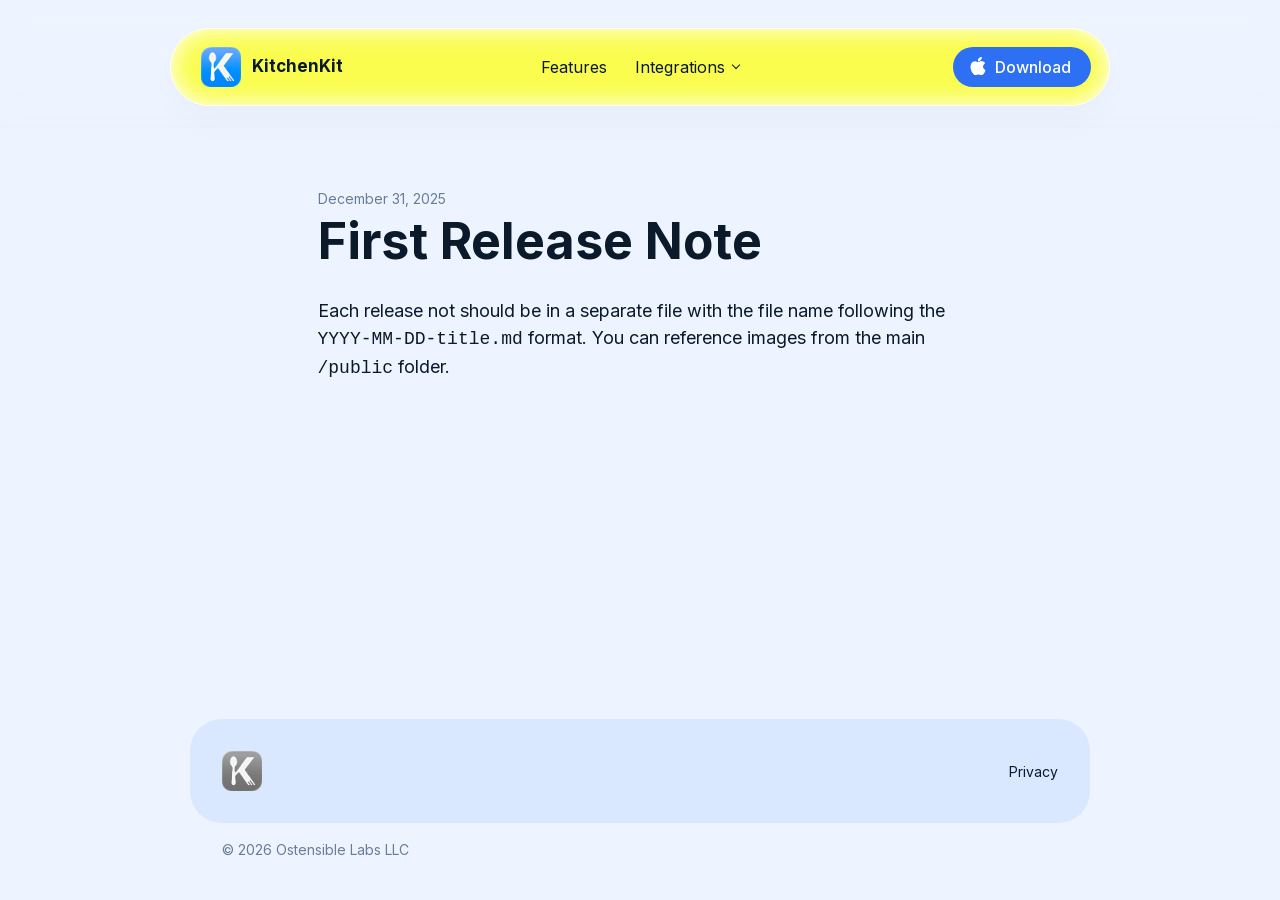
<file: release-notes/1.html>
<!DOCTYPE html><html lang="en" data-theme="system"><head><meta charSet="utf-8"/><meta name="viewport" content="width=device-width, initial-scale=1"/><link rel="preload" href="/_next/static/media/406d3fc8d5ec9f59-s.p.06~5xv2ritwv5.woff2" as="font" crossorigin="" type="font/woff2"/><link rel="preload" href="/_next/static/media/83afe278b6a6bb3c-s.p.0q-301v4kxxnr.woff2" as="font" crossorigin="" type="font/woff2"/><link rel="preload" href="/_next/static/media/a85fe84266768609-s.p.05b418i5bs~lg.woff2" as="font" crossorigin="" type="font/woff2"/><link rel="stylesheet" href="/_next/static/chunks/15udtnmsn7o_5.css" data-precedence="next"/><link rel="stylesheet" href="/_next/static/chunks/0i_fiq9~obleo.css" data-precedence="next"/><link rel="stylesheet" href="/_next/static/chunks/107vbaqnajemn.css" data-precedence="next"/><link rel="preload" as="script" fetchPriority="low" href="/_next/static/chunks/0p48-riq~l20h.js"/><script src="/_next/static/chunks/0cjlq94ctcl~c.js" async=""></script><script src="/_next/static/chunks/0.nyih6t2owxs.js" async=""></script><script src="/_next/static/chunks/02fs2wyvw114e.js" async=""></script><script src="/_next/static/chunks/turbopack-04wsvopjh2ehg.js" async=""></script><script src="/_next/static/chunks/03.egb8qn_ih4.js" async=""></script><script src="/_next/static/chunks/0i71lkp~0_t5l.js" async=""></script><script src="/_next/static/chunks/0khyz.9a2lwzv.js" async=""></script><link rel="preload" href="https://fonts.googleapis.com/css2?family=Material+Symbols+Rounded:opsz,wght,FILL,GRAD@30,600,0..1,0&amp;icon_names=block,check_circle,close,dark_mode,diamond_shine,kitchen,layers,lock,mail,menu,notifications,nutrition,open_in_full,open_in_new,pause,play_arrow,savings,send,shopping_bag_speed,star,sync,target" as="style"/><meta name="apple-itunes-app" content="app-id=6754018760"/><link rel="icon" href="/favicon.png" type="image/png" sizes="48x48"/><meta name="next-size-adjust" content=""/><title>KitchenKit: Grocery Organizer App</title><meta name="description" content="Stop losing groceries in the fridge. KitchenKit helps you track what food you have, see what&#x27;s expiring soon, and shop without buying duplicates."/><meta property="og:title" content="KitchenKit: Grocery Organizer App"/><meta property="og:description" content="Stop losing groceries in the fridge. Track what food you have, see what&#x27;s expiring soon, and shop without buying duplicates."/><meta property="og:url" content="https://kitchenkitapp.com"/><meta property="og:site_name" content="KitchenKit"/><meta property="og:image" content="https://kitchenkitapp.com/assets/kitchenkit-og-1200x630.png"/><meta property="og:image:type" content="image/png"/><meta property="og:image:width" content="1200"/><meta property="og:image:height" content="630"/><meta property="og:image:alt" content="KitchenKit, the grocery organizer app, with its app icon."/><meta property="og:type" content="website"/><meta name="twitter:card" content="summary_large_image"/><meta name="twitter:title" content="KitchenKit: Grocery Organizer App"/><meta name="twitter:description" content="Stop losing groceries in the fridge. Track what food you have, see what&#x27;s expiring soon, and shop without buying duplicates."/><meta name="twitter:image" content="https://kitchenkitapp.com/assets/kitchenkit-og-1200x630.png"/><meta name="twitter:image:alt" content="KitchenKit, the grocery organizer app, with its app icon."/><style id="theme-style">
      :root,
      :root[data-theme="light"] {
        color-scheme: light;
        --color-scheme: light;
        --color-text-primary: oklch(21.42% 0.04 252.78deg);
--color-text-secondary: oklch(34.62% 0.07 256.04deg / 0.64);
--color-fill-0: oklch(100% 0 none);
--color-fill-1: oklch(96.58% 0.02 262.77deg);
--color-fill-2: oklch(92.63% 0.04 264.4deg);
--color-fill-3: oklch(87.94% 0.06 267.05deg);
--color-accent-brand: oklch(57.99% 0.21 262.05deg);
--color-accent-orange: oklch(75.33% 0.17 55.71deg);
--color-accent-green: oklch(73.03% 0.19 147.44deg);
--color-accent-red: oklch(65.42% 0.23 28.66deg);
--color-accent-blue: oklch(60.27% 0.22 257.42deg);
--color-accent-indigo: oklch(52.94% 0.19 278.34deg);
--color-accent-mint: oklch(74.81% 0.13 189.02deg);
--color-accent-purple: oklch(61.49% 0.21 312.42deg);
--color-accent-pink: oklch(64.97% 0.24 17.9deg);
--color-text-accent-brand: oklch(100% 0 none);
      }

      @media (prefers-color-scheme: dark) {
        :root {
          color-scheme: dark;
          --color-scheme: dark;
          --color-text-primary: oklch(97.27% 0.01 266.74deg);
--color-text-secondary: oklch(87.25% 0.05 261.35deg / 0.7);
--color-fill-0: oklch(18.31% 0.03 263.38deg);
--color-fill-1: oklch(20.13% 0.03 263.36deg);
--color-fill-2: oklch(27.42% 0.05 262.63deg);
--color-fill-3: oklch(32.5% 0.06 264.64deg);
--color-accent-brand: oklch(61.2% 0.17 258.48deg);
--color-accent-orange: oklch(76.19% 0.17 57.05deg);
--color-accent-green: oklch(75.55% 0.21 146.98deg);
--color-accent-red: oklch(66.33% 0.22 28.29deg);
--color-accent-blue: oklch(62.42% 0.21 255.48deg);
--color-accent-indigo: oklch(55.64% 0.2 278.15deg);
--color-accent-mint: oklch(85.14% 0.11 192.43deg);
--color-accent-purple: oklch(65.6% 0.23 312.43deg);
--color-accent-pink: oklch(65.77% 0.23 16.02deg);
--color-text-accent-brand: oklch(100% 0 none);
        }
      }

      :root[data-theme="dark"] {
        color-scheme: dark;
        --color-scheme: dark;
        --color-text-primary: oklch(97.27% 0.01 266.74deg);
--color-text-secondary: oklch(87.25% 0.05 261.35deg / 0.7);
--color-fill-0: oklch(18.31% 0.03 263.38deg);
--color-fill-1: oklch(20.13% 0.03 263.36deg);
--color-fill-2: oklch(27.42% 0.05 262.63deg);
--color-fill-3: oklch(32.5% 0.06 264.64deg);
--color-accent-brand: oklch(61.2% 0.17 258.48deg);
--color-accent-orange: oklch(76.19% 0.17 57.05deg);
--color-accent-green: oklch(75.55% 0.21 146.98deg);
--color-accent-red: oklch(66.33% 0.22 28.29deg);
--color-accent-blue: oklch(62.42% 0.21 255.48deg);
--color-accent-indigo: oklch(55.64% 0.2 278.15deg);
--color-accent-mint: oklch(85.14% 0.11 192.43deg);
--color-accent-purple: oklch(65.6% 0.23 312.43deg);
--color-accent-pink: oklch(65.77% 0.23 16.02deg);
--color-text-accent-brand: oklch(100% 0 none);
      }
    </style><link rel="stylesheet" href="https://fonts.googleapis.com/css2?family=Material+Symbols+Rounded:opsz,wght,FILL,GRAD@30,600,0..1,0&amp;icon_names=block,check_circle,close,dark_mode,diamond_shine,kitchen,layers,lock,mail,menu,notifications,nutrition,open_in_full,open_in_new,pause,play_arrow,savings,send,shopping_bag_speed,star,sync,target"/><script src="/_next/static/chunks/03~yq9q893hmn.js" noModule=""></script></head><body class="inter_5972bc34-module__OU16Qa__className"><div hidden=""><!--$--><!--/$--></div><div class="navbar-module__X2QfBG__spacer"></div><div class="navbar-module__X2QfBG__navbarContainer"><nav class="navbar-module__X2QfBG__navbar"><div class="navbar-module__X2QfBG__content"><a class="navbar-module__X2QfBG__appIdentity" href="/"><div class="navbar-module__X2QfBG__appIconContainer"></div><div class="navbar-module__X2QfBG__appName">KitchenKit</div></a><ul class="navbar-module__X2QfBG__navLinks"><li class="navbar-module__X2QfBG__navLinkItem"><a href="/">Features</a></li><li class="navbar-module__X2QfBG__navLinkItem"><details class="navbar-module__X2QfBG__navGroup"><summary>Integrations</summary><ul class="navbar-module__X2QfBG__navDropdown"><li><a href="/trmnl">TRMNL ePaper Display</a></li><li><a href="/printer">Receipt Printer</a></li></ul></details></li></ul><div class="navbar-module__X2QfBG__action"><a href="https://apps.apple.com/app/id6754018760" class="download_action_button-module__mjE9nq__downloadActionButton download_action_button-module__mjE9nq__small" target="_blank" rel="noopener"><div class="download_action_button-module__mjE9nq__label"><div class="download_action_button-module__mjE9nq__appleLogo"><svg xmlns="http://www.w3.org/2000/svg" width="18" height="18" fill="currentColor" viewBox="0 0 16 16"><path d="M11.182.008C11.148-.03 9.923.023 8.857 1.18c-1.066 1.156-.902 2.482-.878 2.516s1.52.087 2.475-1.258.762-2.391.728-2.43m3.314 11.733c-.048-.096-2.325-1.234-2.113-3.422s1.675-2.789 1.698-2.854-.597-.79-1.254-1.157a3.7 3.7 0 0 0-1.563-.434c-.108-.003-.483-.095-1.254.116-.508.139-1.653.589-1.968.607-.316.018-1.256-.522-2.267-.665-.647-.125-1.333.131-1.824.328-.49.196-1.422.754-2.074 2.237-.652 1.482-.311 3.83-.067 4.56s.625 1.924 1.273 2.796c.576.984 1.34 1.667 1.659 1.899s1.219.386 1.843.067c.502-.308 1.408-.485 1.766-.472.357.013 1.061.154 1.782.539.571.197 1.111.115 1.652-.105.541-.221 1.324-1.059 2.238-2.758q.52-1.185.473-1.282"></path><path d="M11.182.008C11.148-.03 9.923.023 8.857 1.18c-1.066 1.156-.902 2.482-.878 2.516s1.52.087 2.475-1.258.762-2.391.728-2.43m3.314 11.733c-.048-.096-2.325-1.234-2.113-3.422s1.675-2.789 1.698-2.854-.597-.79-1.254-1.157a3.7 3.7 0 0 0-1.563-.434c-.108-.003-.483-.095-1.254.116-.508.139-1.653.589-1.968.607-.316.018-1.256-.522-2.267-.665-.647-.125-1.333.131-1.824.328-.49.196-1.422.754-2.074 2.237-.652 1.482-.311 3.83-.067 4.56s.625 1.924 1.273 2.796c.576.984 1.34 1.667 1.659 1.899s1.219.386 1.843.067c.502-.308 1.408-.485 1.766-.472.357.013 1.061.154 1.782.539.571.197 1.111.115 1.652-.105.541-.221 1.324-1.059 2.238-2.758q.52-1.185.473-1.282"></path></svg></div><div class="download_action_button-module__mjE9nq__downloadLabel">Download</div></div></a></div><button type="button" class="navbar-module__X2QfBG__mobileMenuButton" aria-label="Open menu" aria-expanded="false" aria-controls="mobile-navigation-menu"><span class="material-symbols-rounded icon-module__fq8PUW__icon icon-module__fq8PUW__iconOutlined " style="font-size:24px">menu</span></button></div></nav></div><article class="article-module__YzHWya__article release_note-module__-MVzlW__releaseNote"><span class="release_note-module__-MVzlW__publishDate">December 31, 2025</span><h1 class="release_note-module__-MVzlW__title">First Release Note</h1><p>Each release not should be in a separate file with the file name following the <code>YYYY-MM-DD-title.md</code> format. You can reference images from the main <code>/public</code> folder.</p></article><!--$--><!--/$--><footer class="compact_footer-module__0-qQYW__compactFooter"><div class="compact_footer-module__0-qQYW__main"><div aria-hidden="true"></div><div class="compact_footer-module__0-qQYW__links"><ul class="compact_footer-module__0-qQYW__links"><li><a href="/privacy" class="compact_footer-module__0-qQYW__link" target="_self">Privacy</a></li></ul></div></div><div class="compact_footer-module__0-qQYW__footnotes"><div>© 2026 Ostensible Labs LLC</div><div></div></div></footer><script src="/_next/static/chunks/0p48-riq~l20h.js" id="_R_" async=""></script><script>(self.__next_f=self.__next_f||[]).push([0])</script><script>self.__next_f.push([1,"1:\"$Sreact.fragment\"\n2:I[63007,[\"/_next/static/chunks/03.egb8qn_ih4.js\",\"/_next/static/chunks/0i71lkp~0_t5l.js\"],\"default\"]\n3:I[27620,[\"/_next/static/chunks/03.egb8qn_ih4.js\",\"/_next/static/chunks/0i71lkp~0_t5l.js\"],\"default\"]\nc:I[25559,[],\"default\",1]\n:HL[\"/_next/static/chunks/15udtnmsn7o_5.css\",\"style\"]\n:HL[\"/_next/static/chunks/0i_fiq9~obleo.css\",\"style\"]\n:HL[\"/_next/static/media/406d3fc8d5ec9f59-s.p.06~5xv2ritwv5.woff2\",\"font\",{\"crossOrigin\":\"\",\"type\":\"font/woff2\"}]\n:HL[\"/_next/static/media/83afe278b6a6bb3c-s.p.0q-301v4kxxnr.woff2\",\"font\",{\"crossOrigin\":\"\",\"type\":\"font/woff2\"}]\n:HL[\"/_next/static/media/a85fe84266768609-s.p.05b418i5bs~lg.woff2\",\"font\",{\"crossOrigin\":\"\",\"type\":\"font/woff2\"}]\n:HL[\"/_next/static/chunks/107vbaqnajemn.css\",\"style\"]\n4:Tae2,"])</script><script>self.__next_f.push([1,"\n      :root,\n      :root[data-theme=\"light\"] {\n        color-scheme: light;\n        --color-scheme: light;\n        --color-text-primary: oklch(21.42% 0.04 252.78deg);\n--color-text-secondary: oklch(34.62% 0.07 256.04deg / 0.64);\n--color-fill-0: oklch(100% 0 none);\n--color-fill-1: oklch(96.58% 0.02 262.77deg);\n--color-fill-2: oklch(92.63% 0.04 264.4deg);\n--color-fill-3: oklch(87.94% 0.06 267.05deg);\n--color-accent-brand: oklch(57.99% 0.21 262.05deg);\n--color-accent-orange: oklch(75.33% 0.17 55.71deg);\n--color-accent-green: oklch(73.03% 0.19 147.44deg);\n--color-accent-red: oklch(65.42% 0.23 28.66deg);\n--color-accent-blue: oklch(60.27% 0.22 257.42deg);\n--color-accent-indigo: oklch(52.94% 0.19 278.34deg);\n--color-accent-mint: oklch(74.81% 0.13 189.02deg);\n--color-accent-purple: oklch(61.49% 0.21 312.42deg);\n--color-accent-pink: oklch(64.97% 0.24 17.9deg);\n--color-text-accent-brand: oklch(100% 0 none);\n      }\n\n      @media (prefers-color-scheme: dark) {\n        :root {\n          color-scheme: dark;\n          --color-scheme: dark;\n          --color-text-primary: oklch(97.27% 0.01 266.74deg);\n--color-text-secondary: oklch(87.25% 0.05 261.35deg / 0.7);\n--color-fill-0: oklch(18.31% 0.03 263.38deg);\n--color-fill-1: oklch(20.13% 0.03 263.36deg);\n--color-fill-2: oklch(27.42% 0.05 262.63deg);\n--color-fill-3: oklch(32.5% 0.06 264.64deg);\n--color-accent-brand: oklch(61.2% 0.17 258.48deg);\n--color-accent-orange: oklch(76.19% 0.17 57.05deg);\n--color-accent-green: oklch(75.55% 0.21 146.98deg);\n--color-accent-red: oklch(66.33% 0.22 28.29deg);\n--color-accent-blue: oklch(62.42% 0.21 255.48deg);\n--color-accent-indigo: oklch(55.64% 0.2 278.15deg);\n--color-accent-mint: oklch(85.14% 0.11 192.43deg);\n--color-accent-purple: oklch(65.6% 0.23 312.43deg);\n--color-accent-pink: oklch(65.77% 0.23 16.02deg);\n--color-text-accent-brand: oklch(100% 0 none);\n        }\n      }\n\n      :root[data-theme=\"dark\"] {\n        color-scheme: dark;\n        --color-scheme: dark;\n        --color-text-primary: oklch(97.27% 0.01 266.74deg);\n--color-text-secondary: oklch(87.25% 0.05 261.35deg / 0.7);\n--color-fill-0: oklch(18.31% 0.03 263.38deg);\n--color-fill-1: oklch(20.13% 0.03 263.36deg);\n--color-fill-2: oklch(27.42% 0.05 262.63deg);\n--color-fill-3: oklch(32.5% 0.06 264.64deg);\n--color-accent-brand: oklch(61.2% 0.17 258.48deg);\n--color-accent-orange: oklch(76.19% 0.17 57.05deg);\n--color-accent-green: oklch(75.55% 0.21 146.98deg);\n--color-accent-red: oklch(66.33% 0.22 28.29deg);\n--color-accent-blue: oklch(62.42% 0.21 255.48deg);\n--color-accent-indigo: oklch(55.64% 0.2 278.15deg);\n--color-accent-mint: oklch(85.14% 0.11 192.43deg);\n--color-accent-purple: oklch(65.6% 0.23 312.43deg);\n--color-accent-pink: oklch(65.77% 0.23 16.02deg);\n--color-text-accent-brand: oklch(100% 0 none);\n      }\n    "])</script><script>self.__next_f.push([1,"0:{\"P\":null,\"c\":[\"\",\"release-notes\",\"1\"],\"q\":\"\",\"i\":false,\"f\":[[[\"\",{\"children\":[\"(main)\",{\"children\":[\"release-notes\",{\"children\":[[\"page\",\"1\",\"d\",null],{\"children\":[\"__PAGE__\",{}]}]}]},\"$undefined\",\"$undefined\",16]}],[[\"$\",\"$1\",\"c\",{\"children\":[null,[\"$\",\"$L2\",null,{\"parallelRouterKey\":\"children\",\"error\":\"$undefined\",\"errorStyles\":\"$undefined\",\"errorScripts\":\"$undefined\",\"template\":[\"$\",\"$L3\",null,{}],\"templateStyles\":\"$undefined\",\"templateScripts\":\"$undefined\",\"notFound\":[[[\"$\",\"title\",null,{\"children\":\"404: This page could not be found.\"}],[\"$\",\"div\",null,{\"style\":{\"fontFamily\":\"system-ui,\\\"Segoe UI\\\",Roboto,Helvetica,Arial,sans-serif,\\\"Apple Color Emoji\\\",\\\"Segoe UI Emoji\\\"\",\"height\":\"100vh\",\"textAlign\":\"center\",\"display\":\"flex\",\"flexDirection\":\"column\",\"alignItems\":\"center\",\"justifyContent\":\"center\"},\"children\":[\"$\",\"div\",null,{\"children\":[[\"$\",\"style\",null,{\"dangerouslySetInnerHTML\":{\"__html\":\"body{color:#000;background:#fff;margin:0}.next-error-h1{border-right:1px solid rgba(0,0,0,.3)}@media (prefers-color-scheme:dark){body{color:#fff;background:#000}.next-error-h1{border-right:1px solid rgba(255,255,255,.3)}}\"}}],[\"$\",\"h1\",null,{\"className\":\"next-error-h1\",\"style\":{\"display\":\"inline-block\",\"margin\":\"0 20px 0 0\",\"padding\":\"0 23px 0 0\",\"fontSize\":24,\"fontWeight\":500,\"verticalAlign\":\"top\",\"lineHeight\":\"49px\"},\"children\":404}],[\"$\",\"div\",null,{\"style\":{\"display\":\"inline-block\"},\"children\":[\"$\",\"h2\",null,{\"style\":{\"fontSize\":14,\"fontWeight\":400,\"lineHeight\":\"49px\",\"margin\":0},\"children\":\"This page could not be found.\"}]}]]}]}]],[]],\"forbidden\":\"$undefined\",\"unauthorized\":\"$undefined\"}]]}],{\"children\":[[\"$\",\"$1\",\"c\",{\"children\":[[[\"$\",\"link\",\"0\",{\"rel\":\"stylesheet\",\"href\":\"/_next/static/chunks/15udtnmsn7o_5.css\",\"precedence\":\"next\",\"crossOrigin\":\"$undefined\",\"nonce\":\"$undefined\"}],[\"$\",\"link\",\"1\",{\"rel\":\"stylesheet\",\"href\":\"/_next/static/chunks/0i_fiq9~obleo.css\",\"precedence\":\"next\",\"crossOrigin\":\"$undefined\",\"nonce\":\"$undefined\"}],[\"$\",\"script\",\"script-0\",{\"src\":\"/_next/static/chunks/0khyz.9a2lwzv.js\",\"async\":true,\"nonce\":\"$undefined\"}]],[\"$\",\"html\",null,{\"lang\":\"en\",\"data-theme\":\"system\",\"children\":[[\"$\",\"head\",null,{\"children\":[[\"$\",\"meta\",null,{\"name\":\"apple-itunes-app\",\"content\":\"app-id=6754018760\"}],[\"$\",\"link\",null,{\"rel\":\"icon\",\"href\":\"/favicon.png\",\"type\":\"image/png\",\"sizes\":\"48x48\"}],[\"$\",\"style\",null,{\"id\":\"theme-style\",\"suppressHydrationWarning\":true,\"children\":\"$4\"}],\"$L5\"]}],\"$L6\"]}]]}],{\"children\":[\"$L7\",{\"children\":[\"$L8\",{\"children\":[\"$L9\",{},null,false,null]},null,false,\"$@a\"]},null,false,\"$@a\"]},null,false,null]},null,false,\"$@a\"],\"$Lb\",false]],\"m\":\"$undefined\",\"G\":[\"$c\",[]],\"S\":true,\"h\":null,\"s\":\"$undefined\",\"l\":\"$undefined\",\"p\":\"$undefined\",\"d\":\"$undefined\",\"b\":\"s0GFYqSsdE5pCLeGksAww\"}\n"])</script><script>self.__next_f.push([1,"d:I[96003,[\"/_next/static/chunks/0khyz.9a2lwzv.js\"],\"ThemeProvider\"]\ne:I[26007,[\"/_next/static/chunks/0khyz.9a2lwzv.js\"],\"Navbar\"]\nf:I[43038,[\"/_next/static/chunks/0khyz.9a2lwzv.js\"],\"AppIcon\"]\n10:I[37994,[\"/_next/static/chunks/0khyz.9a2lwzv.js\"],\"DownloadActionLink\"]\n11:I[60884,[\"/_next/static/chunks/0khyz.9a2lwzv.js\"],\"TelemetryDeckAnalytics\"]\n13:I[95932,[\"/_next/static/chunks/03.egb8qn_ih4.js\",\"/_next/static/chunks/0i71lkp~0_t5l.js\"],\"OutletBoundary\"]\n14:\"$Sreact.suspense\"\n17:I[95932,[\"/_next/static/chunks/03.egb8qn_ih4.js\",\"/_next/static/chunks/0i71lkp~0_t5l.js\"],\"ViewportBoundary\"]\n19:I[95932,[\"/_next/static/chunks/03.egb8qn_ih4.js\",\"/_next/static/chunks/0i71lkp~0_t5l.js\"],\"MetadataBoundary\"]\n:HL[\"https://fonts.googleapis.com/css2?family=Material+Symbols+Rounded:opsz,wght,FILL,GRAD@30,600,0..1,0\u0026icon_names=block,check_circle,close,dark_mode,diamond_shine,kitchen,layers,lock,mail,menu,notifications,nutrition,open_in_full,open_in_new,pause,play_arrow,savings,send,shopping_bag_speed,star,sync,target\",\"style\"]\n5:[\"$\",\"link\",null,{\"rel\":\"stylesheet\",\"href\":\"https://fonts.googleapis.com/css2?family=Material+Symbols+Rounded:opsz,wght,FILL,GRAD@30,600,0..1,0\u0026icon_names=block,check_circle,close,dark_mode,diamond_shine,kitchen,layers,lock,mail,menu,notifications,nutrition,open_in_full,open_in_new,pause,play_arrow,savings,send,shopping_bag_speed,star,sync,target\"}]\n"])</script><script>self.__next_f.push([1,"6:[\"$\",\"body\",null,{\"className\":\"inter_5972bc34-module__OU16Qa__className\",\"children\":[[\"$\",\"$Ld\",null,{\"children\":[[[\"$\",\"$Le\",null,{\"icon\":[\"$\",\"$Lf\",null,{\"src\":\"/app_view/app-icon.png\"}],\"appName\":\"KitchenKit\",\"links\":[{\"label\":\"Features\",\"href\":\"/\"},{\"label\":\"Integrations\",\"links\":[{\"label\":\"TRMNL ePaper Display\",\"href\":\"/trmnl\"},{\"label\":\"Receipt Printer\",\"href\":\"/printer\"}]}],\"action\":[\"$\",\"$L10\",null,{\"href\":\"https://apps.apple.com/app/id6754018760\",\"label\":\"Download\",\"size\":\"small\",\"analyticsSource\":\"navbar\",\"appleLogoSize\":18,\"telemetryDeckAppID\":\"FBB99913-7A0A-473D-85CB-E30CD6250102\"}]}],[\"$\",\"$L2\",null,{\"parallelRouterKey\":\"children\",\"error\":\"$undefined\",\"errorStyles\":\"$undefined\",\"errorScripts\":\"$undefined\",\"template\":[\"$\",\"$L3\",null,{}],\"templateStyles\":\"$undefined\",\"templateScripts\":\"$undefined\",\"notFound\":[[[\"$\",\"title\",null,{\"children\":\"404: This page could not be found.\"}],[\"$\",\"div\",null,{\"style\":\"$0:f:0:1:0:props:children:1:props:notFound:0:1:props:style\",\"children\":[\"$\",\"div\",null,{\"children\":[[\"$\",\"style\",null,{\"dangerouslySetInnerHTML\":{\"__html\":\"body{color:#000;background:#fff;margin:0}.next-error-h1{border-right:1px solid rgba(0,0,0,.3)}@media (prefers-color-scheme:dark){body{color:#fff;background:#000}.next-error-h1{border-right:1px solid rgba(255,255,255,.3)}}\"}}],[\"$\",\"h1\",null,{\"className\":\"next-error-h1\",\"style\":\"$0:f:0:1:0:props:children:1:props:notFound:0:1:props:children:props:children:1:props:style\",\"children\":404}],[\"$\",\"div\",null,{\"style\":\"$0:f:0:1:0:props:children:1:props:notFound:0:1:props:children:props:children:2:props:style\",\"children\":[\"$\",\"h2\",null,{\"style\":\"$0:f:0:1:0:props:children:1:props:notFound:0:1:props:children:props:children:2:props:children:props:style\",\"children\":\"This page could not be found.\"}]}]]}]}]],[]],\"forbidden\":\"$undefined\",\"unauthorized\":\"$undefined\"}],[\"$\",\"footer\",null,{\"className\":\"compact_footer-module__0-qQYW__compactFooter\",\"children\":[[\"$\",\"div\",null,{\"className\":\"compact_footer-module__0-qQYW__main\",\"children\":[[\"$\",\"div\",null,{\"className\":\"$undefined\",\"aria-hidden\":\"true\",\"children\":[\"$\",\"$Lf\",null,{\"src\":\"/app_view/app-icon.png\",\"filter\":\"grayscale\"}]}],[\"$\",\"div\",null,{\"className\":\"compact_footer-module__0-qQYW__links\",\"children\":[\"$\",\"ul\",null,{\"className\":\"compact_footer-module__0-qQYW__links\",\"children\":[[\"$\",\"li\",\"/privacy\",{\"children\":[\"$\",\"a\",null,{\"href\":\"/privacy\",\"className\":\"compact_footer-module__0-qQYW__link\",\"target\":\"_self\",\"rel\":\"$undefined\",\"children\":\"Privacy\"}]}]]}]}]]}],[\"$\",\"div\",null,{\"className\":\"compact_footer-module__0-qQYW__footnotes\",\"children\":[[\"$\",\"div\",null,{\"className\":\"$undefined\",\"children\":\"© 2026 Ostensible Labs LLC\"}],[\"$\",\"div\",null,{\"className\":\"$undefined\",\"children\":\"$undefined\"}]]}]]}]],false]}],[\"$\",\"$L11\",null,{\"appID\":\"FBB99913-7A0A-473D-85CB-E30CD6250102\"}]]}]\n"])</script><script>self.__next_f.push([1,"7:[\"$\",\"$1\",\"c\",{\"children\":[null,[\"$\",\"$L2\",null,{\"parallelRouterKey\":\"children\",\"error\":\"$undefined\",\"errorStyles\":\"$undefined\",\"errorScripts\":\"$undefined\",\"template\":[\"$\",\"$L3\",null,{}],\"templateStyles\":\"$undefined\",\"templateScripts\":\"$undefined\",\"notFound\":\"$undefined\",\"forbidden\":\"$undefined\",\"unauthorized\":\"$undefined\"}]]}]\n8:[\"$\",\"$1\",\"c\",{\"children\":[null,[\"$\",\"$L2\",null,{\"parallelRouterKey\":\"children\",\"error\":\"$undefined\",\"errorStyles\":\"$undefined\",\"errorScripts\":\"$undefined\",\"template\":[\"$\",\"$L3\",null,{}],\"templateStyles\":\"$undefined\",\"templateScripts\":\"$undefined\",\"notFound\":\"$undefined\",\"forbidden\":\"$undefined\",\"unauthorized\":\"$undefined\"}]]}]\n9:[\"$\",\"$1\",\"c\",{\"children\":[\"$L12\",[[\"$\",\"link\",\"0\",{\"rel\":\"stylesheet\",\"href\":\"/_next/static/chunks/107vbaqnajemn.css\",\"precedence\":\"next\",\"crossOrigin\":\"$undefined\",\"nonce\":\"$undefined\"}]],[\"$\",\"$L13\",null,{\"children\":[\"$\",\"$14\",null,{\"name\":\"Next.MetadataOutlet\",\"children\":\"$@15\"}]}]]}]\n16:[]\na:\"$W16\"\nb:[\"$\",\"$1\",\"h\",{\"children\":[null,[\"$\",\"$L17\",null,{\"children\":\"$L18\"}],[\"$\",\"div\",null,{\"hidden\":true,\"children\":[\"$\",\"$L19\",null,{\"children\":[\"$\",\"$14\",null,{\"name\":\"Next.Metadata\",\"children\":\"$L1a\"}]}]}],[\"$\",\"meta\",null,{\"name\":\"next-size-adjust\",\"content\":\"\"}]]}]\n"])</script><script>self.__next_f.push([1,"18:[[\"$\",\"meta\",\"0\",{\"charSet\":\"utf-8\"}],[\"$\",\"meta\",\"1\",{\"name\":\"viewport\",\"content\":\"width=device-width, initial-scale=1\"}]]\n"])</script><script>self.__next_f.push([1,"15:null\n"])</script><script>self.__next_f.push([1,"1a:[[\"$\",\"title\",\"0\",{\"children\":\"KitchenKit: Grocery Organizer App\"}],[\"$\",\"meta\",\"1\",{\"name\":\"description\",\"content\":\"Stop losing groceries in the fridge. KitchenKit helps you track what food you have, see what's expiring soon, and shop without buying duplicates.\"}],[\"$\",\"meta\",\"2\",{\"property\":\"og:title\",\"content\":\"KitchenKit: Grocery Organizer App\"}],[\"$\",\"meta\",\"3\",{\"property\":\"og:description\",\"content\":\"Stop losing groceries in the fridge. Track what food you have, see what's expiring soon, and shop without buying duplicates.\"}],[\"$\",\"meta\",\"4\",{\"property\":\"og:url\",\"content\":\"https://kitchenkitapp.com\"}],[\"$\",\"meta\",\"5\",{\"property\":\"og:site_name\",\"content\":\"KitchenKit\"}],[\"$\",\"meta\",\"6\",{\"property\":\"og:image\",\"content\":\"https://kitchenkitapp.com/assets/kitchenkit-og-1200x630.png\"}],[\"$\",\"meta\",\"7\",{\"property\":\"og:image:type\",\"content\":\"image/png\"}],[\"$\",\"meta\",\"8\",{\"property\":\"og:image:width\",\"content\":\"1200\"}],[\"$\",\"meta\",\"9\",{\"property\":\"og:image:height\",\"content\":\"630\"}],[\"$\",\"meta\",\"10\",{\"property\":\"og:image:alt\",\"content\":\"KitchenKit, the grocery organizer app, with its app icon.\"}],[\"$\",\"meta\",\"11\",{\"property\":\"og:type\",\"content\":\"website\"}],[\"$\",\"meta\",\"12\",{\"name\":\"twitter:card\",\"content\":\"summary_large_image\"}],[\"$\",\"meta\",\"13\",{\"name\":\"twitter:title\",\"content\":\"KitchenKit: Grocery Organizer App\"}],[\"$\",\"meta\",\"14\",{\"name\":\"twitter:description\",\"content\":\"Stop losing groceries in the fridge. Track what food you have, see what's expiring soon, and shop without buying duplicates.\"}],[\"$\",\"meta\",\"15\",{\"name\":\"twitter:image\",\"content\":\"https://kitchenkitapp.com/assets/kitchenkit-og-1200x630.png\"}],[\"$\",\"meta\",\"16\",{\"name\":\"twitter:image:alt\",\"content\":\"KitchenKit, the grocery organizer app, with its app icon.\"}]]\n"])</script><script>self.__next_f.push([1,"12:[[[\"$\",\"article\",\"hello\",{\"className\":\"article-module__YzHWya__article release_note-module__-MVzlW__releaseNote\",\"children\":[[\"$\",\"span\",null,{\"className\":\"release_note-module__-MVzlW__publishDate\",\"children\":\"December 31, 2025\"}],[\"$\",\"h1\",null,{\"className\":\"release_note-module__-MVzlW__title\",\"children\":\"First Release Note\"}],[\"$\",\"p\",null,{\"children\":[\"Each release not should be in a separate file with the file name following the \",[\"$\",\"code\",null,{\"children\":\"YYYY-MM-DD-title.md\"}],\" format. You can reference images from the main \",[\"$\",\"code\",null,{\"children\":\"/public\"}],\" folder.\"]}]]}]],false]\n"])</script></body></html>
</file>
<file: _next/static/chunks/15udtnmsn7o_5.css>
.instructions-module__YqqWKq__instructions h1,.instructions-module__YqqWKq__instructions h2,.instructions-module__YqqWKq__instructions h3,.instructions-module__YqqWKq__instructions h4,.instructions-module__YqqWKq__instructions h5,.instructions-module__YqqWKq__instructions h6{margin:2rem 0 .75rem;font-weight:700;line-height:1.2}.instructions-module__YqqWKq__instructions h1{font-size:clamp(32px,4vw,50px)}.instructions-module__YqqWKq__instructions h2{font-size:clamp(1.75rem,2.5vw,2.25rem)}.instructions-module__YqqWKq__instructions h3{font-size:clamp(1.5rem,2vw,1.9rem)}.instructions-module__YqqWKq__instructions h4{font-size:1.25rem}.instructions-module__YqqWKq__instructions h5{font-size:1.1rem}.instructions-module__YqqWKq__instructions h6{text-transform:uppercase;letter-spacing:.04em;font-size:1rem}.instructions-module__YqqWKq__instructions p{margin:26px 0}.instructions-module__YqqWKq__instructions p:first-of-type{margin-top:0}.instructions-module__YqqWKq__instructions ul,.instructions-module__YqqWKq__instructions ol{margin:1rem 0 1rem 1.5rem;padding:0}.instructions-module__YqqWKq__instructions li+li{margin-top:.4rem}.instructions-module__YqqWKq__instructions a{text-underline-offset:4px;text-decoration:underline;text-decoration-thickness:1px;transition:opacity .15s ease-in-out}.instructions-module__YqqWKq__instructions a:hover{opacity:.6}.instructions-module__YqqWKq__instructions code{background:#f2f2f7;border-radius:3px;padding:2px 6px;font-family:ui-monospace,SFMono-Regular,SF Mono,Menlo,Monaco,Consolas,Liberation Mono,Courier New,monospace;font-size:14px}
@font-face{font-family:Caveat;font-style:normal;font-weight:400 700;font-display:swap;src:url(../media/da4b870ab52b3094-s.0v_p~5_c0b~1d.woff2)format("woff2");unicode-range:U+460-52F,U+1C80-1C8A,U+20B4,U+2DE0-2DFF,U+A640-A69F,U+FE2E-FE2F}@font-face{font-family:Caveat;font-style:normal;font-weight:400 700;font-display:swap;src:url(../media/86d70b7c76b6ec6e-s.17_wf1k7ou9-q.woff2)format("woff2");unicode-range:U+301,U+400-45F,U+490-491,U+4B0-4B1,U+2116}@font-face{font-family:Caveat;font-style:normal;font-weight:400 700;font-display:swap;src:url(../media/11cc37d7380d16b4-s.0ptcwqi9jx~4d.woff2)format("woff2");unicode-range:U+100-2BA,U+2BD-2C5,U+2C7-2CC,U+2CE-2D7,U+2DD-2FF,U+304,U+308,U+329,U+1D00-1DBF,U+1E00-1E9F,U+1EF2-1EFF,U+2020,U+20A0-20AB,U+20AD-20C0,U+2113,U+2C60-2C7F,U+A720-A7FF}@font-face{font-family:Caveat;font-style:normal;font-weight:400 700;font-display:swap;src:url(../media/a85fe84266768609-s.p.05b418i5bs~lg.woff2)format("woff2");unicode-range:U+??,U+131,U+152-153,U+2BB-2BC,U+2C6,U+2DA,U+2DC,U+304,U+308,U+329,U+2000-206F,U+20AC,U+2122,U+2191,U+2193,U+2212,U+2215,U+FEFF,U+FFFD}@font-face{font-family:Caveat Fallback;src:local(Arial);ascent-override:124.77%;descent-override:38.99%;line-gap-override:0.0%;size-adjust:76.94%}.caveat_79ef359-module__NsTana__className{font-family:Caveat,Caveat Fallback;font-style:normal}
@font-face{font-family:Dancing Script;font-style:normal;font-weight:400 700;font-display:swap;src:url(../media/32fe63294b6cd18c-s.090h5ho-armea.woff2)format("woff2");unicode-range:U+102-103,U+110-111,U+128-129,U+168-169,U+1A0-1A1,U+1AF-1B0,U+300-301,U+303-304,U+308-309,U+323,U+329,U+1EA0-1EF9,U+20AB}@font-face{font-family:Dancing Script;font-style:normal;font-weight:400 700;font-display:swap;src:url(../media/73091b67359a1d13-s.0oa818ucctjip.woff2)format("woff2");unicode-range:U+100-2BA,U+2BD-2C5,U+2C7-2CC,U+2CE-2D7,U+2DD-2FF,U+304,U+308,U+329,U+1D00-1DBF,U+1E00-1E9F,U+1EF2-1EFF,U+2020,U+20A0-20AB,U+20AD-20C0,U+2113,U+2C60-2C7F,U+A720-A7FF}@font-face{font-family:Dancing Script;font-style:normal;font-weight:400 700;font-display:swap;src:url(../media/406d3fc8d5ec9f59-s.p.06~5xv2ritwv5.woff2)format("woff2");unicode-range:U+??,U+131,U+152-153,U+2BB-2BC,U+2C6,U+2DA,U+2DC,U+304,U+308,U+329,U+2000-206F,U+20AC,U+2122,U+2191,U+2193,U+2212,U+2215,U+FEFF,U+FFFD}@font-face{font-family:Dancing Script Fallback;src:local(Arial);ascent-override:112.99%;descent-override:34.39%;line-gap-override:0.0%;size-adjust:81.43%}.dancing_script_c4d2103-module__e2DA9G__className{font-family:Dancing Script,Dancing Script Fallback;font-style:normal}
.card_grid-module__MYVjaq__cardGrid{--layout:grid;--card-gap:20px;width:100%;max-width:var(--base-width);flex-wrap:wrap;align-items:flex-start;gap:20px;padding:0 20px;display:flex;container-name:cardGrid}.card_grid-module__MYVjaq__cardGrid+.card_grid-module__MYVjaq__cardGrid{margin-top:20px}@container root not (min-width:768px){.card_grid-module__MYVjaq__cardGrid{--layout:column;gap:30px}}
@font-face{font-family:Inter;font-style:normal;font-weight:100 900;font-display:swap;src:url(../media/2c55a0e60120577a-s.0bjc5tiuqdqro.woff2)format("woff2");unicode-range:U+460-52F,U+1C80-1C8A,U+20B4,U+2DE0-2DFF,U+A640-A69F,U+FE2E-FE2F}@font-face{font-family:Inter;font-style:normal;font-weight:100 900;font-display:swap;src:url(../media/9c72aa0f40e4eef8-s.0m6w47a4e5dy9.woff2)format("woff2");unicode-range:U+301,U+400-45F,U+490-491,U+4B0-4B1,U+2116}@font-face{font-family:Inter;font-style:normal;font-weight:100 900;font-display:swap;src:url(../media/ad66f9afd8947f86-s.11u06r12fd6v_.woff2)format("woff2");unicode-range:U+1F??}@font-face{font-family:Inter;font-style:normal;font-weight:100 900;font-display:swap;src:url(../media/5476f68d60460930-s.0wxq9webf.ew4.woff2)format("woff2");unicode-range:U+370-377,U+37A-37F,U+384-38A,U+38C,U+38E-3A1,U+3A3-3FF}@font-face{font-family:Inter;font-style:normal;font-weight:100 900;font-display:swap;src:url(../media/2bbe8d2671613f1f-s.067x_6k0k23tk.woff2)format("woff2");unicode-range:U+102-103,U+110-111,U+128-129,U+168-169,U+1A0-1A1,U+1AF-1B0,U+300-301,U+303-304,U+308-309,U+323,U+329,U+1EA0-1EF9,U+20AB}@font-face{font-family:Inter;font-style:normal;font-weight:100 900;font-display:swap;src:url(../media/1bffadaabf893a1e-s.16ipb6fqu393i.woff2)format("woff2");unicode-range:U+100-2BA,U+2BD-2C5,U+2C7-2CC,U+2CE-2D7,U+2DD-2FF,U+304,U+308,U+329,U+1D00-1DBF,U+1E00-1E9F,U+1EF2-1EFF,U+2020,U+20A0-20AB,U+20AD-20C0,U+2113,U+2C60-2C7F,U+A720-A7FF}@font-face{font-family:Inter;font-style:normal;font-weight:100 900;font-display:swap;src:url(../media/83afe278b6a6bb3c-s.p.0q-301v4kxxnr.woff2)format("woff2");unicode-range:U+??,U+131,U+152-153,U+2BB-2BC,U+2C6,U+2DA,U+2DC,U+304,U+308,U+329,U+2000-206F,U+20AC,U+2122,U+2191,U+2193,U+2212,U+2215,U+FEFF,U+FFFD}@font-face{font-family:Inter Fallback;src:local(Arial);ascent-override:90.44%;descent-override:22.52%;line-gap-override:0.0%;size-adjust:107.12%}.inter_5972bc34-module__OU16Qa__className{font-family:Inter,Inter Fallback;font-style:normal}
.icon-module__fq8PUW__icon.icon-module__fq8PUW__small{font-size:18px}.icon-module__fq8PUW__icon.icon-module__fq8PUW__medium{font-size:24px}.icon-module__fq8PUW__icon.icon-module__fq8PUW__large{font-size:36px}.icon-module__fq8PUW__iconOutlined{font-size:inherit;font-variation-settings:"FILL" 0, "wght" 600, "GRAD" 0, "opsz" 30}.icon-module__fq8PUW__iconFilled{font-size:inherit;font-variation-settings:"FILL" 1, "wght" 600, "GRAD" 0, "opsz" 30}
.shared-module__Prmz1W__gridCardItem{--min-width:calc((100% - var(--card-gap) * 2) / 3);--color-base-background:var(--color-fill-2);height:var(--card-height);box-sizing:border-box;color:var(--color-text-primary);background-color:color-mix(in srgb, var(--color-fill-1) 84%, var(--color-fill-2) 16%);background-image:linear-gradient(to bottom, color-mix(in srgb, var(--color-fill-0) 94%, var(--color-accent-blue) 2%) 0%, color-mix(in srgb, var(--color-fill-1) 88%, var(--color-accent-blue) 3%) 52%, color-mix(in srgb, var(--color-fill-2) 96%, var(--color-accent-blue) 1%) 100%);-webkit-backdrop-filter:blur(10px);backdrop-filter:blur(10px);border:1px solid color-mix(in srgb, var(--color-fill-0) 70%, var(--color-fill-2) 30%);box-shadow:inset 0 0 10px color-mix(in srgb, var(--color-fill-0) 60%, transparent);border-radius:35px;position:relative;overflow:hidden;container:mediaCard/inline-size}.shared-module__Prmz1W__gridCardItem.shared-module__Prmz1W__third{width:var(--min-width)}.shared-module__Prmz1W__gridCardItem.shared-module__Prmz1W__half{width:calc((100% - var(--card-gap)) / 2)}.shared-module__Prmz1W__gridCardItem.shared-module__Prmz1W__twoThirds{width:calc(100% - var(--card-gap) - var(--min-width))}.shared-module__Prmz1W__gridCardItem.shared-module__Prmz1W__full{width:100%}@supports (corner-shape:squircle){.shared-module__Prmz1W__gridCardItem{corner-shape:squircle;border-radius:60px}}@container cardGrid style(--layout:column){.shared-module__Prmz1W__gridCardItem.shared-module__Prmz1W__third,.shared-module__Prmz1W__gridCardItem.shared-module__Prmz1W__half,.shared-module__Prmz1W__gridCardItem.shared-module__Prmz1W__twoThirds,.shared-module__Prmz1W__gridCardItem.shared-module__Prmz1W__full{width:100%}}@container root style(--color-scheme:dark){.shared-module__Prmz1W__gridCardItem{--color-base-background:var(--color-fill-0);background-color:color-mix(in srgb, var(--color-base-background) 98%, var(--color-accent-blue) 2%);background-image:linear-gradient(to bottom, color-mix(in srgb, var(--color-fill-1) 82%, var(--color-accent-blue) 5%) 0%, color-mix(in srgb, var(--color-fill-1) 86%, var(--color-accent-blue) 4%) 52%, color-mix(in srgb, var(--color-fill-0) 90%, black 10%) 100%);border:1px solid var(--color-fill-3);box-shadow:inset 0 0 16px color-mix(in srgb, var(--color-fill-2) 70%, transparent)}}
.app_icon-module__aNLoEa__appIcon{position:relative}.app_icon-module__aNLoEa__appIcon.app_icon-module__aNLoEa__grayscale{filter:grayscale()}.app_icon-module__aNLoEa__mask{-webkit-mask:url(/app_view/app_icon_mask.svg) 50%/contain no-repeat;mask:url(/app_view/app_icon_mask.svg) 50%/contain no-repeat}.app_icon-module__aNLoEa__tintOverlay{background-color:var(--color-accent-brand);opacity:1;pointer-events:none;border-radius:inherit;mix-blend-mode:hue;width:100%;height:100%;position:absolute;top:0;left:0;-webkit-mask:url(/app_view/app_icon_mask.svg) 50%/contain no-repeat;mask:url(/app_view/app_icon_mask.svg) 50%/contain no-repeat}
.icon_card-module__-dRvYq__iconCard{text-align:start;flex-direction:column;justify-content:space-between;align-items:start;gap:0;height:100%;padding:30px;display:flex}.icon_card-module__-dRvYq__icon{height:32px;color:var(--color-accent-brand);flex-shrink:0}.icon_card-module__-dRvYq__info{flex-direction:column;gap:8px;min-height:50%;display:flex}.icon_card-module__-dRvYq__title{font-size:17px;font-weight:700;line-height:1.1}.icon_card-module__-dRvYq__title.icon_card-module__-dRvYq__whimsical{font-size:32px}.icon_card-module__-dRvYq__title.icon_card-module__-dRvYq__cursive{font-size:30px}.icon_card-module__-dRvYq__description{color:var(--color-text-secondary);font-size:17px;font-weight:400;line-height:1.1}@container mediaCard (min-width:580px){.icon_card-module__-dRvYq__iconCard{text-align:center;justify-content:center;align-items:center;gap:32px;position:relative;top:-16px}.icon_card-module__-dRvYq__info{max-width:370px;min-height:auto}.icon_card-module__-dRvYq__title{font-size:24px}}
.overlaid_card-module__X_aimW__overlaidCard{display:flex;position:relative}.overlaid_card-module__X_aimW__overlaidCard.overlaid_card-module__X_aimW__leading{text-align:start;justify-content:start;align-items:center}.overlaid_card-module__X_aimW__overlaidCard.overlaid_card-module__X_aimW__center{text-align:center;justify-content:center;align-items:center}.overlaid_card-module__X_aimW__overlaidCard.overlaid_card-module__X_aimW__trailing{text-align:end;justify-content:end;align-items:center}.overlaid_card-module__X_aimW__overlaidCard.overlaid_card-module__X_aimW__topLeading{text-align:start;justify-content:start;align-items:start}.overlaid_card-module__X_aimW__overlaidCard.overlaid_card-module__X_aimW__topCenter{text-align:center;justify-content:center;align-items:start}.overlaid_card-module__X_aimW__overlaidCard.overlaid_card-module__X_aimW__topTrailing{text-align:end;justify-content:end;align-items:start}.overlaid_card-module__X_aimW__overlaidCard.overlaid_card-module__X_aimW__bottomLeading{text-align:start;justify-content:start;align-items:end}.overlaid_card-module__X_aimW__overlaidCard.overlaid_card-module__X_aimW__bottomCenter{text-align:center;justify-content:center;align-items:end}.overlaid_card-module__X_aimW__overlaidCard.overlaid_card-module__X_aimW__bottomTrailing{text-align:end;justify-content:end;align-items:end}.overlaid_card-module__X_aimW__image{z-index:0;width:100%;height:100%;position:absolute;top:0;left:0}.overlaid_card-module__X_aimW__text{z-index:1;opacity:0;--overlaid-card-text-backdrop-color:#000;color:#fff;flex-direction:column;width:100%;padding:30px;transition:opacity .1s .3s;display:flex;position:relative}.overlaid_card-module__X_aimW__text.overlaid_card-module__X_aimW__darkBackgroundImage{--overlaid-card-text-backdrop-color:color-mix(in srgb, var(--color-fill-1) 20%, #000);color:#fff;opacity:1}.overlaid_card-module__X_aimW__text.overlaid_card-module__X_aimW__lightBackgroundImage{--overlaid-card-text-backdrop-color:color-mix(in srgb, var(--color-fill-1) 80%, #fff);color:#000;opacity:1}:is(.overlaid_card-module__X_aimW__text.overlaid_card-module__X_aimW__bottomLeading,.overlaid_card-module__X_aimW__text.overlaid_card-module__X_aimW__bottomCenter,.overlaid_card-module__X_aimW__text.overlaid_card-module__X_aimW__bottomTrailing):before{content:"";background-color:var(--overlaid-card-text-backdrop-color);z-index:-1;opacity:.8;width:100%;height:110%;position:absolute;bottom:0;left:0;-webkit-mask-image:linear-gradient(#0000 10%,#000 100%);mask-image:linear-gradient(#0000 10%,#000 100%)}:is(.overlaid_card-module__X_aimW__text.overlaid_card-module__X_aimW__topLeading,.overlaid_card-module__X_aimW__text.overlaid_card-module__X_aimW__topCenter,.overlaid_card-module__X_aimW__text.overlaid_card-module__X_aimW__topTrailing):before{content:"";background-color:var(--overlaid-card-text-backdrop-color);z-index:-1;opacity:.8;height:110%;position:absolute;top:0;left:0;right:0;-webkit-mask-image:linear-gradient(#000 0%,#0000 90%);mask-image:linear-gradient(#000 0%,#0000 90%)}@container root style(--color-scheme:dark){.overlaid_card-module__X_aimW__text.overlaid_card-module__X_aimW__darkBackgroundImage{--overlaid-card-text-backdrop-color:color-mix(in srgb, var(--color-fill-1) 85%, #000)}.overlaid_card-module__X_aimW__text.overlaid_card-module__X_aimW__lightBackgroundImage{--overlaid-card-text-backdrop-color:color-mix(in srgb, var(--color-fill-1) 15%, #fff)}}.overlaid_card-module__X_aimW__title{font-size:24px;font-weight:800;line-height:1.1}.overlaid_card-module__X_aimW__title.overlaid_card-module__X_aimW__whimsical{font-size:32px}.overlaid_card-module__X_aimW__title.overlaid_card-module__X_aimW__cursive{font-size:30px}.overlaid_card-module__X_aimW__description{margin-top:6px;font-size:16px;font-weight:500;line-height:1.15}@container mediaCard (min-width:580px){.overlaid_card-module__X_aimW__text .overlaid_card-module__X_aimW__title{font-size:44px;font-weight:900}.overlaid_card-module__X_aimW__text .overlaid_card-module__X_aimW__title.overlaid_card-module__X_aimW__whimsical{font-size:52px}.overlaid_card-module__X_aimW__text .overlaid_card-module__X_aimW__title.overlaid_card-module__X_aimW__cursive{font-size:50px}.overlaid_card-module__X_aimW__text .overlaid_card-module__X_aimW__description{margin-top:8px;font-size:18px;font-weight:500}.overlaid_card-module__X_aimW__text.overlaid_card-module__X_aimW__topLeading,.overlaid_card-module__X_aimW__text.overlaid_card-module__X_aimW__bottomLeading{padding-right:30%}.overlaid_card-module__X_aimW__text.overlaid_card-module__X_aimW__topTrailing,.overlaid_card-module__X_aimW__text.overlaid_card-module__X_aimW__bottomTrailing{padding-left:30%}.overlaid_card-module__X_aimW__text.overlaid_card-module__X_aimW__center,.overlaid_card-module__X_aimW__text.overlaid_card-module__X_aimW__topCenter,.overlaid_card-module__X_aimW__text.overlaid_card-module__X_aimW__bottomCenter{padding-left:20%;padding-right:20%}}
.compact_footer-module__0-qQYW__compactFooter{width:100%;max-width:var(--base-width);flex-direction:column;flex-grow:1;justify-content:end;gap:16px;margin-bottom:40px;padding:0 20px;display:flex}.compact_footer-module__0-qQYW__main{background-color:var(--color-fill-2);border-radius:32px;justify-content:space-between;padding:32px;display:flex}.compact_footer-module__0-qQYW__links{flex-direction:row;align-items:center;gap:32px;font-size:14px;list-style:none;display:flex}.compact_footer-module__0-qQYW__link{opacity:1;text-decoration:none;transition:opacity 50ms ease-in-out}.compact_footer-module__0-qQYW__link:hover{opacity:.5}.compact_footer-module__0-qQYW__footnotes{color:var(--color-text-secondary);justify-content:space-between;padding:0 32px;font-size:14px;display:flex}.compact_footer-module__0-qQYW__footnotes a{text-decoration:underline;transition:color 50ms ease-in-out}.compact_footer-module__0-qQYW__footnotes a:hover{color:var(--color-text-primary)}@container root not (min-width:768px){.compact_footer-module__0-qQYW__main{flex-direction:column;gap:48px;padding:32px 32px 40px}.compact_footer-module__0-qQYW__links{flex-direction:column;align-items:start;gap:16px}.compact_footer-module__0-qQYW__footnotes{text-align:center;flex-direction:column;gap:12px;padding:0}}
.stacked_card_shared-module__bbiDbG__stackedCardMedia{width:100%;height:100%;display:flex;position:relative;overflow:hidden;container:stackedCardMedia/size}.stacked_card_shared-module__bbiDbG__mediaObject.stacked_card_shared-module__bbiDbG__padded{padding:30px}@container mediaCard (min-width:580px){.stacked_card_shared-module__bbiDbG__mediaObject.stacked_card_shared-module__bbiDbG__padded{padding:40px}}.stacked_card_shared-module__bbiDbG__mediaObject{object-fit:contain;object-position:center;width:100%;height:100%}.stacked_card_shared-module__bbiDbG__mediaObject.stacked_card_shared-module__bbiDbG__croppedTop{object-position:top;padding-top:0}.stacked_card_shared-module__bbiDbG__mediaObject.stacked_card_shared-module__bbiDbG__croppedBottom{object-position:bottom;padding-bottom:0}@container stackedCardContent style(--media-position:leading){.stacked_card_shared-module__bbiDbG__mediaObject.stacked_card_shared-module__bbiDbG__padded{padding-right:0}}@container stackedCardContent style(--media-position:trailing){.stacked_card_shared-module__bbiDbG__mediaObject.stacked_card_shared-module__bbiDbG__padded{padding-left:0}}@container stackedCardContent style(--media-position:top){.stacked_card_shared-module__bbiDbG__mediaObject.stacked_card_shared-module__bbiDbG__padded{padding-bottom:0}}@container stackedCardContent style(--media-position:bottom){.stacked_card_shared-module__bbiDbG__mediaObject.stacked_card_shared-module__bbiDbG__padded{padding-top:0}}
.download_action_button-module__mjE9nq__downloadActionButton:link,.download_action_button-module__mjE9nq__downloadActionButton:visited{color:var(--color-text-accent-brand);background-color:var(--color-accent-brand);border:none;border-radius:999px;transition:transform .15s ease-in-out;display:block}.download_action_button-module__mjE9nq__downloadActionButton:hover{transform:scale(1.03)}.download_action_button-module__mjE9nq__downloadActionButton:active{transform:scale(.97)}.download_action_button-module__mjE9nq__downloadActionButton .download_action_button-module__mjE9nq__label{justify-content:center;align-items:center;display:flex;position:relative;left:-2px}.download_action_button-module__mjE9nq__downloadActionButton .download_action_button-module__mjE9nq__appleLogo{position:relative;top:-1px}.download_action_button-module__mjE9nq__downloadActionButton .download_action_button-module__mjE9nq__downloadLabel{font-weight:500}.download_action_button-module__mjE9nq__downloadActionButton.download_action_button-module__mjE9nq__small{padding:8px 18px}.download_action_button-module__mjE9nq__downloadActionButton.download_action_button-module__mjE9nq__small .download_action_button-module__mjE9nq__label{gap:8px}.download_action_button-module__mjE9nq__downloadActionButton.download_action_button-module__mjE9nq__small .download_action_button-module__mjE9nq__downloadLabel{font-size:16px}.download_action_button-module__mjE9nq__downloadActionButton.download_action_button-module__mjE9nq__medium{padding:10px 20px}.download_action_button-module__mjE9nq__downloadActionButton.download_action_button-module__mjE9nq__medium .download_action_button-module__mjE9nq__label{gap:8px}.download_action_button-module__mjE9nq__downloadActionButton.download_action_button-module__mjE9nq__medium .download_action_button-module__mjE9nq__downloadLabel{font-size:18px}.download_action_button-module__mjE9nq__downloadActionButton.download_action_button-module__mjE9nq__large{padding:14px 26px}.download_action_button-module__mjE9nq__downloadActionButton.download_action_button-module__mjE9nq__large .download_action_button-module__mjE9nq__label{gap:10px}.download_action_button-module__mjE9nq__downloadActionButton.download_action_button-module__mjE9nq__large .download_action_button-module__mjE9nq__downloadLabel{font-size:22px}
.email_form-module__9m3SEa__emailForm{flex-direction:column;justify-content:space-between;align-items:start;gap:18px;display:flex}.email_form-module__9m3SEa__controls{--offset:10px;left:calc(var(--offset) * -1);width:calc(100% + var(--offset));justify-content:space-between;align-items:center;height:56px;display:flex;position:relative}.email_form-module__9m3SEa__controls.email_form-module__9m3SEa__invalid{animation:.32s email_form-module__9m3SEa__shake}.email_form-module__9m3SEa__defaultHeader{color:var(--color-text);align-items:center;gap:6px;font-size:16px;display:flex}.email_form-module__9m3SEa__defaultHeader .email_form-module__9m3SEa__appleLogo{position:relative;top:-1px}.email_form-module__9m3SEa__footer{font-size:14px;display:grid;position:relative}.email_form-module__9m3SEa__footerMessage{text-align:start;grid-area:1/1;transition:opacity .35s .5s,transform .35s .5s}.email_form-module__9m3SEa__footerPrimary{opacity:1;color:var(--color-text-secondary);transform:translateY(0)}.email_form-module__9m3SEa__footerSecondary{opacity:0;color:var(--color-text);transform:translateY(6px)}.email_form-module__9m3SEa__footerError{opacity:0;color:var(--color-accent-orange);transform:translateY(6px)}.email_form-module__9m3SEa__footer.email_form-module__9m3SEa__sent .email_form-module__9m3SEa__footerPrimary{opacity:0;transform:translateY(-6px)}.email_form-module__9m3SEa__footer.email_form-module__9m3SEa__sent .email_form-module__9m3SEa__footerSecondary{opacity:1;transform:translateY(0)}.email_form-module__9m3SEa__footer.email_form-module__9m3SEa__error .email_form-module__9m3SEa__footerMessage{transition-delay:0s}.email_form-module__9m3SEa__footer.email_form-module__9m3SEa__error .email_form-module__9m3SEa__footerPrimary,.email_form-module__9m3SEa__footer.email_form-module__9m3SEa__error .email_form-module__9m3SEa__footerSecondary{opacity:0;transform:translateY(-6px)}.email_form-module__9m3SEa__footer.email_form-module__9m3SEa__error .email_form-module__9m3SEa__footerError{opacity:1;transform:translateY(0)}.email_form-module__9m3SEa__emailInput{background-color:var(--color-fill-0);border:1px solid var(--color-fill-0);box-shadow:inset 0 0 20px var(--color-fill-0), 0 4px 48px 0 #0000000f;border-radius:999px;padding:0 46px 0 24px;font-size:16px;font-weight:400;transition:border-color .25s ease-out;position:absolute;inset:0}@supports (color:color(display-p3 0 0 0)){.email_form-module__9m3SEa__emailInput{box-shadow:inset 0 0 20px var(--color-fill-0), 0 4px 48px 0 color(display-p3 0 0 0/.06)}}.email_form-module__9m3SEa__emailInput::placeholder{color:var(--color-text-secondary)}.email_form-module__9m3SEa__emailInput:focus{border-color:var(--color-accent-brand);outline:none}.email_form-module__9m3SEa__sendButton{--icon-size:26px;background-color:var(--color-accent-brand);width:44px;height:44px;color:var(--color-text-accent-brand);cursor:default;-webkit-tap-highlight-color:transparent;border:none;border-radius:999px;justify-content:center;align-items:center;display:flex;position:absolute;top:6px;right:6px;overflow:hidden}.email_form-module__9m3SEa__sendIcon{width:var(--icon-size);height:var(--icon-size);font-size:var(--icon-size);line-height:var(--icon-size);text-align:center;transform-origin:50%;cursor:default;justify-content:center;align-items:center;display:inline-flex;position:absolute;top:7px;left:10.5px;transform:rotate(-35deg)}.email_form-module__9m3SEa__checkIcon{width:var(--icon-size);height:var(--icon-size);font-size:var(--icon-size);line-height:var(--icon-size);text-align:center;opacity:0;justify-content:center;align-items:center;display:inline-flex;position:absolute;top:9px;left:9px;transform:scale(.6)}.email_form-module__9m3SEa__sent .email_form-module__9m3SEa__sendIcon{animation:1.35s cubic-bezier(.25,.8,.35,1) forwards email_form-module__9m3SEa__planeFly}.email_form-module__9m3SEa__sent .email_form-module__9m3SEa__checkIcon{animation:.4s ease-out .25s forwards email_form-module__9m3SEa__checkReveal}@keyframes email_form-module__9m3SEa__planeFly{0%{filter:blur();transform:translate(0)rotate(-35deg)}12%{filter:blur();transform:translate(-8px,6px)rotate(-35deg)}to{filter:blur(4px);transform:translate(140px,-90px)scale(1.06)rotate(-35deg)}}@keyframes email_form-module__9m3SEa__checkReveal{0%{opacity:0;filter:blur(4px);transform:scale(.4)}55%{opacity:1;transform:scale(1.08)}to{opacity:1;filter:blur();transform:scale(1)}}@keyframes email_form-module__9m3SEa__shake{0%{transform:translate(0)}20%{transform:translate(-6px)}40%{transform:translate(6px)}60%{transform:translate(-5px)}80%{transform:translate(4px)}to{transform:translate(0)}}@container root not (min-width:768px){.email_form-module__9m3SEa__emailForm{text-align:center;align-items:center}.email_form-module__9m3SEa__footerMessage{text-align:center}}@container root style(--color-scheme:dark){.email_form-module__9m3SEa__emailInput{background-color:color-mix(in srgb, var(--color-fill-3) 70%, transparent);border:1px solid var(--color-fill-3);box-shadow:inset 0 0 25px var(--color-fill-3)}}
.stacked_card-module__vKp07a__content{container-name:stackedCardContent;container-type:style;width:100%;height:100%;display:grid}.stacked_card-module__vKp07a__content.stacked_card-module__vKp07a__forward{--media-position:top;grid-template:"media"3fr"text"1fr/1fr}.stacked_card-module__vKp07a__content.stacked_card-module__vKp07a__reverse{--media-position:bottom;grid-template:"text"1fr"media"3fr/1fr}.stacked_card-module__vKp07a__content .stacked_card-module__vKp07a__media{z-index:0;grid-area:media;position:relative}.stacked_card-module__vKp07a__content .stacked_card-module__vKp07a__text{z-index:1;grid-area:text;justify-content:start;align-items:center;padding:30px;display:flex;position:relative}.stacked_card-module__vKp07a__content .stacked_card-module__vKp07a__text .stacked_card-module__vKp07a__textContent{text-align:start}.stacked_card-module__vKp07a__content .stacked_card-module__vKp07a__text.stacked_card-module__vKp07a__center{justify-content:center;align-items:center}.stacked_card-module__vKp07a__content .stacked_card-module__vKp07a__text.stacked_card-module__vKp07a__center .stacked_card-module__vKp07a__textContent{text-align:center}.stacked_card-module__vKp07a__content .stacked_card-module__vKp07a__text.stacked_card-module__vKp07a__trailing{justify-content:end;align-items:center}.stacked_card-module__vKp07a__content .stacked_card-module__vKp07a__text.stacked_card-module__vKp07a__trailing .stacked_card-module__vKp07a__textContent{text-align:end}.stacked_card-module__vKp07a__content .stacked_card-module__vKp07a__text .stacked_card-module__vKp07a__title{font-size:36px;font-weight:700;line-height:1.05}.stacked_card-module__vKp07a__content .stacked_card-module__vKp07a__text .stacked_card-module__vKp07a__title.stacked_card-module__vKp07a__whimsical{font-size:32px;line-height:.9}.stacked_card-module__vKp07a__content .stacked_card-module__vKp07a__text .stacked_card-module__vKp07a__title.stacked_card-module__vKp07a__cursive{font-size:30px}.stacked_card-module__vKp07a__content .stacked_card-module__vKp07a__text .stacked_card-module__vKp07a__description{color:var(--color-text-secondary);margin-top:6px;font-size:16px;font-weight:500;line-height:1.15}@container mediaCard (420px<=width<580px){.stacked_card-module__vKp07a__content .stacked_card-module__vKp07a__text.stacked_card-module__vKp07a__leading{padding:30px 120px 30px 30px}.stacked_card-module__vKp07a__content .stacked_card-module__vKp07a__text.stacked_card-module__vKp07a__center{padding:30px 60px}.stacked_card-module__vKp07a__content .stacked_card-module__vKp07a__text.stacked_card-module__vKp07a__trailing{padding:30px 30px 30px 120px}.stacked_card-module__vKp07a__content .stacked_card-module__vKp07a__text .stacked_card-module__vKp07a__title{font-size:24px;font-weight:700}.stacked_card-module__vKp07a__content .stacked_card-module__vKp07a__text .stacked_card-module__vKp07a__title.stacked_card-module__vKp07a__whimsical{font-size:44px;line-height:.9}.stacked_card-module__vKp07a__content .stacked_card-module__vKp07a__text .stacked_card-module__vKp07a__title.stacked_card-module__vKp07a__cursive{font-size:42px}}@container mediaCard (min-width:580px){.stacked_card-module__vKp07a__content.stacked_card-module__vKp07a__forward{--media-position:leading;grid-template:"media text"1fr/1fr 1fr}.stacked_card-module__vKp07a__content.stacked_card-module__vKp07a__forward .stacked_card-module__vKp07a__text{padding:40px 40px 40px 30px}.stacked_card-module__vKp07a__content.stacked_card-module__vKp07a__reverse{--media-position:trailing;grid-template:"text media"1fr/1fr 1fr}.stacked_card-module__vKp07a__content.stacked_card-module__vKp07a__reverse .stacked_card-module__vKp07a__text{padding:40px 30px 40px 40px}.stacked_card-module__vKp07a__content .stacked_card-module__vKp07a__text{justify-content:start;align-items:start}.stacked_card-module__vKp07a__content .stacked_card-module__vKp07a__text .stacked_card-module__vKp07a__textContent{text-align:start}.stacked_card-module__vKp07a__content .stacked_card-module__vKp07a__text.stacked_card-module__vKp07a__center{justify-content:start;align-items:center}.stacked_card-module__vKp07a__content .stacked_card-module__vKp07a__text.stacked_card-module__vKp07a__center .stacked_card-module__vKp07a__textContent{text-align:start}.stacked_card-module__vKp07a__content .stacked_card-module__vKp07a__text.stacked_card-module__vKp07a__trailing{justify-content:start;align-items:end}.stacked_card-module__vKp07a__content .stacked_card-module__vKp07a__text.stacked_card-module__vKp07a__trailing .stacked_card-module__vKp07a__textContent{text-align:start}.stacked_card-module__vKp07a__content .stacked_card-module__vKp07a__text .stacked_card-module__vKp07a__title{font-size:36px;font-weight:700}.stacked_card-module__vKp07a__content .stacked_card-module__vKp07a__text .stacked_card-module__vKp07a__title.stacked_card-module__vKp07a__whimsical{font-size:52px}.stacked_card-module__vKp07a__content .stacked_card-module__vKp07a__text .stacked_card-module__vKp07a__title.stacked_card-module__vKp07a__cursive{font-size:50px}.stacked_card-module__vKp07a__content .stacked_card-module__vKp07a__text .stacked_card-module__vKp07a__description{margin-top:8px;font-size:18px;font-weight:500}}@container mediaCard (min-width:820px){.stacked_card-module__vKp07a__content.stacked_card-module__vKp07a__forward{grid-template-columns:2fr 1fr;grid-template-areas:"media text"}.stacked_card-module__vKp07a__content.stacked_card-module__vKp07a__reverse{grid-template-columns:1fr 2fr;grid-template-areas:"text media"}}
.hero_image-module__nOVdra__heroImage{width:100%;height:100%;position:relative;overflow:visible}.hero_image-module__nOVdra__imageCanvas{z-index:1;object-fit:contain;object-position:center;width:100%;height:100%;position:absolute;top:0;left:0}.hero_image-module__nOVdra__shadow{z-index:0;bottom:calc(-7px + var(--bottom-offset));opacity:0;animation:1.5s ease-out .5s forwards hero_image-module__nOVdra__shadowFadeIn;position:absolute;left:0}@keyframes hero_image-module__nOVdra__shadowFadeIn{0%{opacity:0}to{opacity:1}}
.hero_video-module__eaQI4a__heroVideo{width:100%;height:100%;position:relative;overflow:visible}.hero_video-module__eaQI4a__videoCanvas{z-index:1;object-fit:contain;object-position:center;width:100%;height:100%;position:absolute;top:0;left:0}.hero_video-module__eaQI4a__shadow{z-index:0;bottom:calc(-7px + var(--bottom-offset));opacity:0;animation:1.5s ease-out .5s forwards hero_video-module__eaQI4a__shadowFadeIn;position:absolute;left:0}@keyframes hero_video-module__eaQI4a__shadowFadeIn{0%{opacity:0}to{opacity:1}}.hero_video-module__eaQI4a__hiddenVideoContainer{opacity:0;position:absolute}.hero_video-module__eaQI4a__controls{z-index:2;flex-direction:column;gap:12px;display:flex;position:absolute;bottom:30px;right:-37px}.hero_video-module__eaQI4a__controls>button{background-color:var(--color-fill-3);width:24px;height:24px;color:var(--color-text-primary);cursor:default;border:none;border-radius:50px;justify-content:center;align-items:center;transition:opacity .1s ease-in-out;display:flex}.hero_video-module__eaQI4a__controls>button:hover{opacity:.7}@container root not (min-width:768px){.hero_video-module__eaQI4a__controls{flex-direction:row;bottom:-40px;right:50%;transform:translate(50%)}}
.hero-module__C0jTtW__hero{--media-min-height:640px;max-width:var(--base-width);grid-template-columns:1fr 310px;grid-template-rows:minmax(var(--media-min-height), 1fr);grid-template-areas:"content video";gap:80px;margin-bottom:40px;padding:0 100px 0 60px;display:grid}.hero-module__C0jTtW__content{flex-direction:column;grid-area:content;justify-content:center;align-items:start;padding-bottom:40px;display:flex}.hero-module__C0jTtW__content .hero-module__C0jTtW__title{font-size:66px;font-weight:900;line-height:1.03}.hero-module__C0jTtW__content .hero-module__C0jTtW__title.hero-module__C0jTtW__whimsical{font-size:92px}.hero-module__C0jTtW__content .hero-module__C0jTtW__title.hero-module__C0jTtW__cursive{font-size:88px}.hero-module__C0jTtW__content .hero-module__C0jTtW__subtitle{margin-top:16px;font-size:26px;font-weight:300;line-height:1.1}.hero-module__C0jTtW__content .hero-module__C0jTtW__action{flex-direction:column;align-items:start;gap:16px;width:100%;margin-top:32px;display:flex}.hero-module__C0jTtW__media{width:100%;max-width:310px;min-height:var(--media-min-height);grid-area:video;align-items:center;display:flex}.hero-module__C0jTtW__badges{flex-wrap:wrap;align-items:center;gap:50px 24px;margin-bottom:32px;display:flex}@container root not (min-width:768px){.hero-module__C0jTtW__hero{grid-template-columns:1fr;grid-template-rows:auto minmax(var(--media-min-height), auto);grid-template-areas:"content""video";gap:40px;padding:0 30px}.hero-module__C0jTtW__content{text-align:center;align-items:center;padding:0 20px}.hero-module__C0jTtW__content .hero-module__C0jTtW__title{font-size:52px}.hero-module__C0jTtW__content .hero-module__C0jTtW__title.hero-module__C0jTtW__whimsical{font-size:72px}.hero-module__C0jTtW__content .hero-module__C0jTtW__title.hero-module__C0jTtW__cursive{font-size:68px}.hero-module__C0jTtW__content .hero-module__C0jTtW__subtitle{font-size:20px}.hero-module__C0jTtW__content .hero-module__C0jTtW__action{align-items:center}.hero-module__C0jTtW__media{justify-self:center}.hero-module__C0jTtW__badges{justify-content:center}}
.navbar-module__X2QfBG__navbarContainer{z-index:10;justify-content:center;width:100%;padding-top:28px;display:flex;position:fixed;top:0}.navbar-module__X2QfBG__navbarContainer:before{content:"";background-color:var(--color-fill-1);z-index:-1;height:140%;position:absolute;top:0;left:0;right:0;-webkit-mask-image:linear-gradient(#000 0%,#0000 100%);mask-image:linear-gradient(#000 0%,#0000 100%)}.navbar-module__X2QfBG__navbarContainer:after{content:"";-webkit-backdrop-filter:blur(10px);backdrop-filter:blur(10px);z-index:-1;height:130%;position:absolute;top:0;left:0;right:0;-webkit-mask-image:linear-gradient(#000 0%,#0000 100%);mask-image:linear-gradient(#000 0%,#0000 100%)}.navbar-module__X2QfBG__spacer{width:100%;height:104px}.navbar-module__X2QfBG__navbar{width:100%;max-width:var(--base-width);height:78px;position:relative}.navbar-module__X2QfBG__content{-webkit-backdrop-filter:blur(24px);backdrop-filter:blur(24px);background-color:color-mix(in srgb, var(--color-fill-0) 70%, transparent);border:1px solid var(--color-fill-0);width:100%;height:100%;box-shadow:inset 0 0 25px var(--color-fill-0), 0 20px 30px #00000005;border-radius:999px;grid-template-columns:.5fr 1fr .5fr;align-items:center;padding:18px;display:grid}@supports (color:color(display-p3 0 0 0)){.navbar-module__X2QfBG__content{box-shadow:inset 0 0 25px var(--color-fill-0), 0 20px 30px color(display-p3 0 0 0/.02)}}.navbar-module__X2QfBG__appIdentity{justify-self:start;align-items:center;margin-left:12px;display:flex}.navbar-module__X2QfBG__appIconContainer{flex-grow:0;flex-shrink:0;width:40px;height:40px}.navbar-module__X2QfBG__appName{margin-left:11px;font-size:17px;font-weight:700}.navbar-module__X2QfBG__navLinks{justify-self:center;align-items:center;gap:28px;list-style:none;display:flex}.navbar-module__X2QfBG__navLinks a{transition:opacity 50ms}.navbar-module__X2QfBG__navLinks a:hover{opacity:.5}.navbar-module__X2QfBG__navLinkItem{position:relative}.navbar-module__X2QfBG__navGroup summary{cursor:pointer;align-items:center;gap:8px;list-style:none;transition:opacity 50ms;display:flex}.navbar-module__X2QfBG__navGroup summary::-webkit-details-marker{display:none}.navbar-module__X2QfBG__navGroup summary:after{content:"";border-bottom:1.5px solid;border-right:1.5px solid;width:6px;height:6px;transition:transform .15s;transform:translateY(-2px)rotate(45deg)}.navbar-module__X2QfBG__navGroup[open] summary:after{transform:translateY(2px)rotate(225deg)}.navbar-module__X2QfBG__navGroup summary:hover{opacity:.5}.navbar-module__X2QfBG__navGroup summary:focus-visible{outline:3px solid color-mix(in srgb, var(--color-accent-brand) 45%, transparent);outline-offset:4px;border-radius:4px}.navbar-module__X2QfBG__navDropdown{border:1px solid var(--color-fill-3);background:color-mix(in srgb, var(--color-fill-0) 94%, transparent);-webkit-backdrop-filter:blur(24px);backdrop-filter:blur(24px);border-radius:16px;gap:3px;width:max-content;min-width:230px;padding:8px;list-style:none;display:grid;position:absolute;top:calc(100% + 16px);left:50%;transform:translate(-50%);box-shadow:0 18px 40px #0000001f;box-shadow:0 18px 40px color(display-p3 0 0 0/.12)}.navbar-module__X2QfBG__navDropdown a{white-space:nowrap;border-radius:10px;padding:12px 14px;font-size:15px;font-weight:650;display:block}.navbar-module__X2QfBG__navDropdown a:hover{background:var(--color-fill-1);opacity:1}.navbar-module__X2QfBG__action{justify-self:end}.navbar-module__X2QfBG__mobileMenuButton,.navbar-module__X2QfBG__mobileMenuPanel{display:none}@container root not (min-width:768px){.navbar-module__X2QfBG__navbarContainer{padding-top:12px}.navbar-module__X2QfBG__content{justify-content:space-between;gap:10px;display:flex}.navbar-module__X2QfBG__navbar{padding:0 12px}.navbar-module__X2QfBG__appName{font-size:16px}.navbar-module__X2QfBG__navLinks{display:none}.navbar-module__X2QfBG__action{margin-left:auto}.navbar-module__X2QfBG__action a{padding:7px 16px}.navbar-module__X2QfBG__action a>div{gap:0;left:0}.navbar-module__X2QfBG__action a>div>div:first-child{display:none}.navbar-module__X2QfBG__action a>div>div:last-child{font-size:15px}.navbar-module__X2QfBG__mobileMenuButton{border:1px solid var(--color-fill-3);width:40px;height:40px;color:var(--color-text-primary);background:color-mix(in srgb, var(--color-fill-0) 72%, transparent);cursor:pointer;border-radius:999px;flex:none;justify-content:center;align-items:center;display:inline-flex}.navbar-module__X2QfBG__mobileMenuButton:hover{background:color-mix(in srgb, var(--color-fill-0) 90%, transparent)}.navbar-module__X2QfBG__mobileMenuPanel{border:1px solid var(--color-fill-3);background:color-mix(in srgb, var(--color-fill-0) 92%, transparent);-webkit-backdrop-filter:blur(24px);backdrop-filter:blur(24px);width:min(320px,100vw - 24px);box-shadow:inset 0 0 18px var(--color-fill-0), 0 18px 40px #0000001f;border-radius:18px;padding:8px;display:block;position:absolute;top:calc(100% + 10px);right:12px}@supports (color:color(display-p3 0 0 0)){.navbar-module__X2QfBG__mobileMenuPanel{box-shadow:inset 0 0 18px var(--color-fill-0), 0 18px 40px color(display-p3 0 0 0/.12)}}.navbar-module__X2QfBG__mobileMenuLinks{gap:4px;margin:0;padding:0;list-style:none;display:grid}.navbar-module__X2QfBG__mobileMenuLinks a{color:var(--color-text-primary);border-radius:12px;padding:14px 16px;font-size:17px;font-weight:700;display:block}.navbar-module__X2QfBG__mobileMenuLinks a:hover{background:var(--color-fill-1)}.navbar-module__X2QfBG__mobileMenuGroup>span{color:var(--color-text-secondary);letter-spacing:.08em;text-transform:uppercase;padding:14px 16px 7px;font-size:12px;font-weight:800;display:block}.navbar-module__X2QfBG__mobileSubmenuLinks{gap:4px;margin:0;padding:0;list-style:none;display:grid}.navbar-module__X2QfBG__mobileSubmenuLinks a{padding-left:28px;font-size:16px}}@container root not (min-width:380px){.navbar-module__X2QfBG__content{gap:8px}.navbar-module__X2QfBG__appIdentity{margin-left:8px}.navbar-module__X2QfBG__appName{display:none}}@container root style(--color-scheme:dark){.navbar-module__X2QfBG__content{background-color:color-mix(in srgb, var(--color-fill-2) 70%, transparent);border:1px solid var(--color-fill-3);box-shadow:inset 0 0 25px var(--color-fill-2)}.navbar-module__X2QfBG__mobileMenuButton{background:color-mix(in srgb, var(--color-fill-2) 72%, transparent)}.navbar-module__X2QfBG__mobileMenuButton:hover{background:color-mix(in srgb, var(--color-fill-2) 90%, transparent)}.navbar-module__X2QfBG__mobileMenuPanel{background:color-mix(in srgb, var(--color-fill-2) 94%, transparent);box-shadow:inset 0 0 18px var(--color-fill-2), 0 18px 40px #00000038}@supports (color:color(display-p3 0 0 0)){.navbar-module__X2QfBG__mobileMenuPanel{box-shadow:inset 0 0 18px var(--color-fill-2), 0 18px 40px color(display-p3 0 0 0/.22)}}.navbar-module__X2QfBG__navDropdown{background:color-mix(in srgb, var(--color-fill-2) 96%, transparent);box-shadow:0 18px 40px #00000038;box-shadow:0 18px 40px color(display-p3 0 0 0/.22)}}
.open_graph_preview-module__REN3Va__openGraphPreview{background-color:var(--color-fill-1);width:1280px;height:720px;color:var(--color-text-primary);transform-origin:0 0;transform:scale(var(--preview-scale-factor));border-radius:32px;grid-template-rows:720px;grid-template-columns:auto 640px;display:grid;position:absolute;top:0;left:0;overflow:hidden}@supports (corner-shape:squircle){.open_graph_preview-module__REN3Va__openGraphPreview{corner-shape:squircle;border-radius:64px}}.open_graph_preview-module__REN3Va__content{flex-direction:column;justify-content:space-between;align-items:start;gap:20px;padding:80px 40px 80px 80px;display:flex}.open_graph_preview-module__REN3Va__title{font-size:78px;font-weight:700;line-height:1.1}.open_graph_preview-module__REN3Va__title.open_graph_preview-module__REN3Va__whimsical{font-size:94px}.open_graph_preview-module__REN3Va__title.open_graph_preview-module__REN3Va__cursive{font-size:90px}.open_graph_preview-module__REN3Va__screenshot{width:100%;height:100%}.open_graph_preview-module__REN3Va__screenshotCanvas{object-fit:contain;object-position:center;width:100%;height:100%;padding:60px 60px 60px 0}.open_graph_preview-module__REN3Va__screenshotCanvas.open_graph_preview-module__REN3Va__croppedTop{object-position:top;padding-top:0}.open_graph_preview-module__REN3Va__screenshotCanvas.open_graph_preview-module__REN3Va__croppedBottom{object-position:bottom;padding-bottom:0}
.section-module__MNCEUG__section{width:100%;max-width:var(--base-width);flex-direction:column;justify-content:start;align-items:center;padding:20px 0;scroll-margin-top:100px;display:flex}.section-module__MNCEUG__section+.section-module__MNCEUG__section{margin-top:60px}.section-module__MNCEUG__title{width:100%;margin-bottom:32px;padding:0 30px;font-size:34px;font-weight:700;line-height:1.2}
.page-module__7wan7G__ogBuilder{--content-max-width:calc(1280px * .5 - 60px);color:#000;background-color:#fff;flex-direction:column;justify-content:start;align-items:center;width:100%;min-height:100vh;display:flex}.page-module__7wan7G__preview{--preview-scale-factor:.5;width:calc(1280px * var(--preview-scale-factor));height:calc(720px * var(--preview-scale-factor));position:relative;overflow:hidden}.page-module__7wan7G__sectionTitle{width:100%;max-width:var(--content-max-width);color:#0006;text-transform:uppercase;margin:80px 0 16px;font-size:18px;font-weight:800}.page-module__7wan7G__instructions{width:100%;max-width:var(--content-max-width)}
.page-module__LOFOpW__receiptBanner{border:1px solid var(--color-fill-3);background:var(--color-fill-1);width:100%;color:var(--color-text-secondary);text-align:center;border-radius:999px;padding:14px 22px;font-size:17px;font-weight:650;line-height:1.35}.page-module__LOFOpW__receiptBannerLink{color:var(--color-accent-brand);font-weight:800}@container root not (min-width:768px){.page-module__LOFOpW__receiptBanner{width:calc(100% - 24px)}}
.page-module__ll1R7q__page{width:100%;color:var(--color-text-primary)}.page-module__ll1R7q__hero,.page-module__ll1R7q__contentSection,.page-module__ll1R7q__finalCta{width:min(calc(100% - 48px), var(--base-width));margin-left:auto;margin-right:auto}.page-module__ll1R7q__hero{grid-template-columns:minmax(0,.82fr) minmax(430px,1.18fr);align-items:center;gap:clamp(28px,4vw,48px);padding:68px 0 60px;display:grid}.page-module__ll1R7q__heroCopy{transform:translateY(-18px)}.page-module__ll1R7q__eyebrow{color:var(--color-text-secondary);letter-spacing:-.01em;align-items:center;margin-bottom:22px;font-size:1rem;font-weight:750;display:inline-flex}.page-module__ll1R7q__hero h1{letter-spacing:-.055em;max-width:410px;font-size:clamp(2.4rem,4vw,3.2rem);font-weight:740;line-height:1}.page-module__ll1R7q__heroLede{letter-spacing:-.02em;max-width:440px;margin-top:22px;font-size:clamp(1.05rem,1.5vw,1.2rem);font-weight:450;line-height:1.4}.page-module__ll1R7q__heroDetail{max-width:580px;color:var(--color-text-secondary);margin-top:16px;font-size:.98rem;line-height:1.6}.page-module__ll1R7q__heroActions{flex-wrap:wrap;gap:12px;margin-top:24px;display:flex}.page-module__ll1R7q__scrollCue{color:var(--color-accent-brand);align-items:center;gap:9px;font-size:.95rem;font-weight:650;transition:opacity .15s;display:inline-flex}.page-module__ll1R7q__scrollCue:hover{opacity:.65}.page-module__ll1R7q__primaryButton,.page-module__ll1R7q__secondaryButton,.page-module__ll1R7q__inlineButton{border-radius:999px;justify-content:center;align-items:center;gap:10px;min-height:50px;padding:12px 20px;font-weight:650;line-height:1.2;transition:transform .15s,opacity .15s,background .15s;display:inline-flex}.page-module__ll1R7q__primaryButton{color:var(--color-text-accent-brand);background:var(--color-accent-brand)}.page-module__ll1R7q__secondaryButton,.page-module__ll1R7q__inlineButton{border:1px solid var(--color-fill-3);background:var(--color-fill-0)}.page-module__ll1R7q__primaryButton:hover,.page-module__ll1R7q__secondaryButton:hover,.page-module__ll1R7q__inlineButton:hover{transform:translateY(-2px)}.page-module__ll1R7q__primaryButton:focus-visible,.page-module__ll1R7q__secondaryButton:focus-visible,.page-module__ll1R7q__inlineButton:focus-visible,.page-module__ll1R7q__scrollCue:focus-visible,.page-module__ll1R7q__faqList summary:focus-visible{outline:3px solid color-mix(in srgb, var(--color-accent-brand) 45%, transparent);outline-offset:3px}.page-module__ll1R7q__display{justify-self:center;width:108%;max-width:620px;margin:0;position:relative;transform:rotate(2.1deg)}.page-module__ll1R7q__deviceFrame{z-index:0;clip-path:inset(2.1% 2.6% 4.67% 2.74% round 3%);filter:drop-shadow(0 10px 14px #00000014);filter:drop-shadow(0 10px 14px color(display-p3 0 0 0/.08));width:100%;height:auto;display:block;position:relative}.page-module__ll1R7q__displayScreen{z-index:1;filter:grayscale()contrast(.96)brightness(.94);object-fit:fill;background-color:#f2f0e8;border-radius:.74%/1.23%;width:88.51%;height:77.43%;display:block;position:absolute;top:6.57%;left:5.74%}.page-module__ll1R7q__display:after{content:"";z-index:2;pointer-events:none;background:linear-gradient(#00000005,#0000 7%),radial-gradient(#0000 78%,#00000004);border-radius:.74%/1.23%;width:88.51%;height:77.43%;position:absolute;top:6.57%;left:5.74%;box-shadow:inset 0 2px 5px #0000002e,inset 0 -1px 3px #00000012,inset 1px 0 2px #0000000f,inset -1px 0 2px #0000000f}.page-module__ll1R7q__sectionLabel{color:var(--color-accent-brand);letter-spacing:.09em;text-transform:uppercase;margin-bottom:10px;font-size:.8rem;font-weight:850}.page-module__ll1R7q__contentSection h2,.page-module__ll1R7q__finalCta h2{letter-spacing:-.045em;font-size:clamp(2rem,4vw,3.5rem);font-weight:760;line-height:1.04}.page-module__ll1R7q__contentSection.page-module__ll1R7q__requirementsSection{border-top:1px solid var(--color-fill-3);padding-top:64px}.page-module__ll1R7q__requirementsSection .page-module__ll1R7q__sectionIntro{margin-bottom:28px}.page-module__ll1R7q__contentSection.page-module__ll1R7q__partnershipSection{border-top:1px solid var(--color-fill-3);border-bottom:0;padding:72px 0}.page-module__ll1R7q__partnershipCopy{max-width:900px}.page-module__ll1R7q__partnershipCopy>p:last-child{max-width:760px;color:var(--color-text-secondary);margin-top:22px;font-size:1.08rem;line-height:1.65}.page-module__ll1R7q__requirementsList{grid-template-columns:repeat(2,minmax(0,1fr));column-gap:40px;list-style:none;display:grid}.page-module__ll1R7q__requirementsList li{align-items:center;gap:12px;padding:20px 0;font-size:1.05rem;font-weight:650;display:flex}.page-module__ll1R7q__requirementsList a{color:var(--color-accent-brand);text-underline-offset:3px;text-decoration:underline}.page-module__ll1R7q__check{width:28px;height:28px;color:var(--color-text-accent-brand);background:var(--color-accent-brand);border-radius:999px;flex:none;place-items:center;font-size:.85rem;font-weight:900;display:grid}.page-module__ll1R7q__contentSection{border-bottom:1px solid var(--color-fill-3);padding:96px 0}.page-module__ll1R7q__contentSection.page-module__ll1R7q__payloadSection{border-bottom:0}.page-module__ll1R7q__sectionIntro{max-width:720px;margin-bottom:50px}.page-module__ll1R7q__sectionIntro>p:last-child{max-width:650px;color:var(--color-text-secondary);margin-top:18px;font-size:1.1rem;line-height:1.6}.page-module__ll1R7q__benefitGrid{grid-template-columns:repeat(3,minmax(0,1fr));gap:14px;display:grid}.page-module__ll1R7q__benefitGrid article{border:1px solid var(--color-fill-3);background:var(--color-fill-0);border-radius:24px;min-height:280px;padding:26px}.page-module__ll1R7q__benefitGrid span{color:var(--color-accent-brand);letter-spacing:.08em;text-transform:uppercase;font-size:.78rem;font-weight:850}.page-module__ll1R7q__benefitGrid h3{letter-spacing:-.035em;margin-top:48px;font-size:1.45rem;line-height:1.15}.page-module__ll1R7q__benefitGrid p{color:var(--color-text-secondary);margin-top:14px;line-height:1.6}.page-module__ll1R7q__flowStrip{grid-template-columns:repeat(4,minmax(0,1fr));gap:12px;list-style:none;display:grid}.page-module__ll1R7q__flowStrip li{background:var(--color-fill-2);border-radius:20px;flex-direction:column;min-height:175px;padding:20px;display:flex;position:relative}.page-module__ll1R7q__flowStrip li:not(:last-child):after{content:"→";z-index:2;width:24px;height:24px;color:var(--color-accent-brand);background:var(--color-fill-0);border-radius:999px;place-items:center;font-weight:900;display:grid;position:absolute;top:50%;right:-18px;transform:translateY(-50%)}.page-module__ll1R7q__flowStrip li>span{width:28px;height:28px;color:var(--color-text-accent-brand);background:var(--color-accent-brand);border-radius:9px;place-items:center;font-size:.78rem;font-weight:850;display:grid}.page-module__ll1R7q__flowStrip strong{margin-top:auto;font-size:1.08rem;line-height:1.2}.page-module__ll1R7q__flowStrip small{color:var(--color-text-secondary);margin-top:7px;font-size:.82rem;line-height:1.4}.page-module__ll1R7q__flowNote{max-width:780px;color:var(--color-text-secondary);margin-top:24px;font-size:1.03rem;line-height:1.65}.page-module__ll1R7q__steps{gap:0;list-style:none;display:grid}.page-module__ll1R7q__step{border-top:1px solid var(--color-fill-3);grid-template-columns:64px 1fr;gap:28px;padding:38px 0;display:grid}.page-module__ll1R7q__stepNumber{width:54px;height:54px;color:var(--color-accent-brand);background:var(--color-fill-2);border-radius:18px;place-items:center;font-size:1.2rem;font-weight:850;display:grid}.page-module__ll1R7q__stepContent{max-width:720px}.page-module__ll1R7q__stepContent h3{letter-spacing:-.025em;font-size:clamp(1.45rem,3vw,2rem);line-height:1.2}.page-module__ll1R7q__stepContent p{color:var(--color-text-secondary);margin-top:12px;font-size:1.05rem;line-height:1.65}.page-module__ll1R7q__stepContent strong{color:var(--color-text-primary)}.page-module__ll1R7q__inlineButton{color:var(--color-accent-brand);margin-top:22px}.page-module__ll1R7q__securityNote,.page-module__ll1R7q__successNote{border:1px solid color-mix(in srgb, var(--color-accent-orange) 38%, var(--color-fill-3));background:color-mix(in srgb, var(--color-accent-orange) 8%, var(--color-fill-0));border-radius:16px;align-items:flex-start;gap:12px;margin-top:22px;padding:18px 20px;display:flex}.page-module__ll1R7q__securityNote p,.page-module__ll1R7q__successNote p{margin-top:0;font-size:.98rem;line-height:1.5}.page-module__ll1R7q__securityNote{border-color:color-mix(in srgb, var(--color-accent-brand) 28%, var(--color-fill-3));background:color-mix(in srgb, var(--color-accent-brand) 7%, var(--color-fill-0))}.page-module__ll1R7q__successNote{border-color:color-mix(in srgb, var(--color-accent-green) 38%, var(--color-fill-3));background:color-mix(in srgb, var(--color-accent-green) 8%, var(--color-fill-0));grid-template-columns:auto minmax(0,1fr);gap:12px;display:grid}.page-module__ll1R7q__successNote p{grid-column:2}.page-module__ll1R7q__automationRecipe{border:1px solid var(--color-fill-3);color:var(--color-text-primary);background:var(--color-fill-0);border-radius:20px;margin:26px 0;padding:24px}.page-module__ll1R7q__automationRecipe>strong{margin-bottom:16px;display:block}.page-module__ll1R7q__automationRecipe ol{gap:10px;margin-left:1.2rem;display:grid}.page-module__ll1R7q__automationRecipe li{color:var(--color-text-secondary);padding-left:4px;font-size:.98rem;line-height:1.45}.page-module__ll1R7q__automationRecipe li strong{color:var(--color-text-primary)}.page-module__ll1R7q__refreshSectionLayout{grid-template-columns:1.15fr .85fr;align-items:center;gap:clamp(48px,7vw,90px);display:grid}.page-module__ll1R7q__refreshBody{max-width:650px;color:var(--color-text-secondary);margin-top:20px;font-size:1.05rem;line-height:1.65}.page-module__ll1R7q__supportLink{color:var(--color-accent-brand);align-items:center;gap:8px;margin-top:22px;font-size:.96rem;font-weight:650;transition:opacity .15s;display:inline-flex}.page-module__ll1R7q__supportLink:hover{opacity:.65}.page-module__ll1R7q__supportLink:focus-visible{outline:3px solid color-mix(in srgb, var(--color-accent-brand) 45%, transparent);outline-offset:3px}.page-module__ll1R7q__refreshTimeline{background:var(--color-fill-2);border-radius:24px;gap:28px;padding:28px;list-style:none;display:grid}.page-module__ll1R7q__refreshTimeline li{gap:4px;padding-left:34px;display:grid;position:relative}.page-module__ll1R7q__refreshTimeline li:before{content:"";border:4px solid var(--color-fill-2);background:var(--color-accent-brand);width:14px;height:14px;box-shadow:0 0 0 2px var(--color-accent-brand);border-radius:999px;position:absolute;top:5px;left:0}.page-module__ll1R7q__refreshTimeline li+li:after{content:"";background:var(--color-fill-3);width:2px;height:28px;position:absolute;bottom:calc(100% + 3px);left:6px}.page-module__ll1R7q__refreshTimeline span{color:var(--color-accent-brand);letter-spacing:.07em;text-transform:uppercase;font-size:.74rem;font-weight:850}.page-module__ll1R7q__refreshTimeline strong{font-size:.98rem;line-height:1.35}.page-module__ll1R7q__platformNote{background:var(--color-fill-2);border-radius:18px;margin-top:26px;padding:22px 26px}.page-module__ll1R7q__platformNote p{color:var(--color-text-secondary);font-size:.96rem;line-height:1.6}.page-module__ll1R7q__platformNote .page-module__ll1R7q__sectionLabel{color:var(--color-accent-brand);letter-spacing:.08em;text-transform:uppercase;margin-bottom:8px;font-size:.75rem;font-weight:800}.page-module__ll1R7q__platformNote strong{color:var(--color-text-primary)}.page-module__ll1R7q__platformBody+.page-module__ll1R7q__platformBody{margin-top:12px}.page-module__ll1R7q__platformNote a{color:var(--color-accent-brand);text-underline-offset:3px;text-decoration:underline}.page-module__ll1R7q__dataGrid{grid-template-columns:repeat(2,minmax(0,1fr));gap:14px;display:grid}.page-module__ll1R7q__dataGrid article{border:1px solid var(--color-fill-3);background:var(--color-fill-0);border-radius:22px;align-content:start;gap:18px;padding:24px;display:grid}.page-module__ll1R7q__dataGrid span{color:var(--color-accent-brand);letter-spacing:.08em;text-transform:uppercase;font-size:.78rem;font-weight:850}.page-module__ll1R7q__dataGrid strong{align-self:start;max-width:300px;font-size:1.25rem;line-height:1.25}.page-module__ll1R7q__limitNote{max-width:760px;color:var(--color-text-secondary);margin-top:24px;font-size:.98rem;line-height:1.6}.page-module__ll1R7q__limitNote a{color:var(--color-accent-brand);text-underline-offset:3px;text-decoration:underline}.page-module__ll1R7q__faqList{border-top:1px solid var(--color-fill-3)}.page-module__ll1R7q__faqList details{border-bottom:1px solid var(--color-fill-3)}.page-module__ll1R7q__faqList summary{cursor:pointer;padding:25px 52px 25px 0;font-size:1.12rem;font-weight:750;list-style:none;position:relative}.page-module__ll1R7q__faqList summary::-webkit-details-marker{display:none}.page-module__ll1R7q__faqList summary:after{content:"+";color:var(--color-accent-brand);font-size:1.8rem;font-weight:400;position:absolute;top:50%;right:10px;transform:translateY(-50%)}.page-module__ll1R7q__faqList details[open] summary:after{content:"−"}.page-module__ll1R7q__faqList details p{max-width:760px;color:var(--color-text-secondary);padding:0 52px 25px 0;line-height:1.65}.page-module__ll1R7q__codeBlock{border:1px solid var(--color-fill-3);background:var(--color-fill-0);tab-size:2;border-radius:22px;margin:0;padding:28px;font-size:.9rem;line-height:1.55;overflow-x:auto}.page-module__ll1R7q__codeBlock code,.page-module__ll1R7q__codeNote code{font-family:ui-monospace,SFMono-Regular,Menlo,Monaco,Consolas,monospace}.page-module__ll1R7q__codeNote{color:var(--color-text-secondary);margin-top:20px;line-height:1.6}.page-module__ll1R7q__codeNote code{color:var(--color-text-primary);background:var(--color-fill-2);border-radius:6px;padding:2px 6px;font-size:.9em}.page-module__ll1R7q__finalCta{background:var(--color-fill-2);border-radius:30px;justify-content:space-between;align-items:center;gap:40px;margin-top:32px;margin-bottom:60px;padding:46px 50px;display:flex}.page-module__ll1R7q__finalCta h2{max-width:600px;font-size:clamp(2rem,4vw,3rem)}.page-module__ll1R7q__finalCta .page-module__ll1R7q__primaryButton{flex:none}.page-module__ll1R7q__finalActions{flex-wrap:wrap;flex:none;justify-content:flex-end;gap:10px;display:flex}@container root not (min-width:800px){.page-module__ll1R7q__hero{grid-template-columns:1fr;padding:50px 0 56px}.page-module__ll1R7q__contentSection.page-module__ll1R7q__requirementsSection{padding-top:56px}.page-module__ll1R7q__contentSection.page-module__ll1R7q__partnershipSection{padding:64px 0}.page-module__ll1R7q__heroCopy{max-width:680px;transform:none}.page-module__ll1R7q__display{justify-self:center;width:min(100%,600px);transform:rotate(1deg)}.page-module__ll1R7q__requirementsList{grid-template-columns:1fr}.page-module__ll1R7q__refreshSectionLayout{grid-template-columns:1fr;gap:30px}.page-module__ll1R7q__platformNote{margin-top:22px}.page-module__ll1R7q__benefitGrid{grid-template-columns:1fr}.page-module__ll1R7q__benefitGrid article{min-height:220px}.page-module__ll1R7q__flowStrip{grid-template-columns:repeat(2,minmax(0,1fr))}.page-module__ll1R7q__flowStrip li:nth-child(2):after{display:none}.page-module__ll1R7q__contentSection{padding:76px 0}.page-module__ll1R7q__finalCta{flex-direction:column;align-items:flex-start;padding:38px}}@container root not (min-width:560px){.page-module__ll1R7q__hero,.page-module__ll1R7q__contentSection,.page-module__ll1R7q__finalCta{width:min(calc(100% - 36px), var(--base-width))}.page-module__ll1R7q__hero{gap:48px;padding-top:38px}.page-module__ll1R7q__heroActions{flex-direction:column;align-items:flex-start}.page-module__ll1R7q__primaryButton,.page-module__ll1R7q__secondaryButton{width:100%}.page-module__ll1R7q__display{width:calc(100% + 12px);margin-left:-6px}.page-module__ll1R7q__hero h1{font-size:clamp(2.2rem,9vw,2.85rem)}.page-module__ll1R7q__requirementsList li{align-items:flex-start}.page-module__ll1R7q__contentSection{padding:64px 0}.page-module__ll1R7q__sectionIntro{margin-bottom:38px}.page-module__ll1R7q__step{grid-template-columns:44px 1fr;gap:14px;padding:30px 0}.page-module__ll1R7q__stepNumber{border-radius:14px;width:42px;height:42px;font-size:1rem}.page-module__ll1R7q__inlineButton{text-align:center;width:100%;padding-left:15px;padding-right:15px;font-size:.93rem}.page-module__ll1R7q__flowStrip{grid-template-columns:1fr}.page-module__ll1R7q__flowStrip li{min-height:150px}.page-module__ll1R7q__flowStrip li:not(:last-child):after{top:auto;bottom:-18px;right:50%;transform:translate(50%)rotate(90deg)}.page-module__ll1R7q__flowStrip li:nth-child(2):after{display:grid}.page-module__ll1R7q__benefitGrid h3{margin-top:34px}.page-module__ll1R7q__dataGrid{grid-template-columns:1fr}.page-module__ll1R7q__codeBlock{padding:20px;font-size:.74rem}.page-module__ll1R7q__finalCta{border-radius:24px;margin-bottom:36px;padding:30px 24px}.page-module__ll1R7q__finalActions{width:100%}}
</file>
<file: _next/static/chunks/0i_fiq9~obleo.css>
*,:before,:after{box-sizing:border-box}*{margin:0;padding:0}html{scroll-behavior:smooth}:root{--base-width:940px;width:100%;container:root/inline-size}body{text-rendering:optimizespeed;background:var(--color-fill-1);width:100%;min-height:100vh;color:var(--color-text-primary);flex-direction:column;justify-content:center;align-items:center;font-family:system-ui,-apple-system,BlinkMacSystemFont,Segoe UI,sans-serif;line-height:1.5;display:flex;overflow:hidden auto}img,picture,video,canvas,svg{max-width:100%;display:block}input,button,textarea,select{font:inherit}button{cursor:pointer}a{color:inherit;text-decoration:none}ul[role=list],ol[role=list]{list-style:none}@media (prefers-reduced-motion:reduce){html:focus-within{scroll-behavior:auto}*,:before,:after{scroll-behavior:auto!important;transition-duration:.01ms!important;animation-duration:.01ms!important;animation-iteration-count:1!important}}.whimsicalFont{line-height:1.06}.cursiveFont{line-height:1.13}.monoFont{font-family:ui-monospace,SFMono-Regular,SF Mono,Menlo,Monaco,Consolas,Liberation Mono,Courier New,monospace}.roundedFont{font-family:ui-rounded,SF Pro Rounded,SF Pro Display,Segoe UI Rounded,Segoe UI,Roboto,Noto Sans Rounded,Nunito,sans-serif}
</file>
<file: _next/static/chunks/107vbaqnajemn.css>
.article-module__YzHWya__article{width:100%;max-width:calc(.75 * var(--base-width));padding:20px 30px;font-size:18px;line-height:1.5}.article-module__YzHWya__article h1,.article-module__YzHWya__article h2,.article-module__YzHWya__article h3,.article-module__YzHWya__article h4,.article-module__YzHWya__article h5,.article-module__YzHWya__article h6{color:var(--color-text-primary);margin:2rem 0 .75rem;font-weight:700;line-height:1.2}.article-module__YzHWya__article h1{font-size:clamp(32px,4vw,50px)}.article-module__YzHWya__article h2{font-size:clamp(1.75rem,2.5vw,2.25rem)}.article-module__YzHWya__article h3{font-size:clamp(1.5rem,2vw,1.9rem)}.article-module__YzHWya__article h4{font-size:1.25rem}.article-module__YzHWya__article h5{font-size:1.1rem}.article-module__YzHWya__article h6{text-transform:uppercase;letter-spacing:.04em;font-size:1rem}.article-module__YzHWya__article p{color:var(--color-text-primary);margin:26px 0}.article-module__YzHWya__article ul,.article-module__YzHWya__article ol{color:var(--color-text-primary);margin:1rem 0 1rem 1.5rem;padding:0}.article-module__YzHWya__article li+li{margin-top:.4rem}.article-module__YzHWya__article a{color:var(--color-accent-brand);text-underline-offset:4px;text-decoration:underline;text-decoration-thickness:1px;transition:opacity .15s ease-in-out}.article-module__YzHWya__article a:hover{opacity:.6}.article-module__YzHWya__article code{font-family:ui-monospace,SFMono-Regular,SF Mono,Menlo,Monaco,Consolas,Liberation Mono,Courier New,monospace}.article-module__YzHWya__article pre{background:var(--color-fill-2);border-radius:16px;margin:1.25rem 0;padding:24px 32px;overflow-x:auto}.article-module__YzHWya__article blockquote{border-left:4px solid var(--color-accent-brand);background:var(--color-fill-1);color:var(--color-text-secondary);margin:1.25rem 0;padding:.5rem 1rem}.article-module__YzHWya__article blockquote>p{color:var(--color-text-secondary);margin:12px 0}.article-module__YzHWya__article img{border-radius:.5rem;max-width:100%;height:auto;margin:1.25rem auto;display:block}.article-module__YzHWya__article hr{border:none;border-top:1px solid var(--color-fill-3);width:70%;margin:2rem auto}
.release_note-module__-MVzlW__releaseNote{scroll-margin-top:150px}.release_note-module__-MVzlW__releaseNote .release_note-module__-MVzlW__publishDate{color:var(--color-text-secondary);margin-bottom:8px;font-size:14px}.release_note-module__-MVzlW__releaseNote .release_note-module__-MVzlW__title{margin-top:0}.release_note-module__-MVzlW__releaseNote:first-of-type,.release_note-module__-MVzlW__releaseNote+.release_note-module__-MVzlW__releaseNote{margin-top:60px}
.release_notes_pagination-module__BXVHSW__pagination{justify-content:space-between;gap:32px;margin:40px 0;display:flex}.release_notes_pagination-module__BXVHSW__button{background-color:var(--color-accent-brand);color:var(--color-text-accent-brand);cursor:pointer;border-radius:9999px;padding:8px 18px;font-weight:400;transition:opacity .1s ease-in-out}.release_notes_pagination-module__BXVHSW__button:hover{opacity:.7}.release_notes_pagination-module__BXVHSW__button:disabled{opacity:.3;cursor:not-allowed;border:1px solid var(--color-accent-brand);color:var(--color-accent-brand);background:0 0}
.page-module__iJxYBq__printerArticle{max-width:920px}.page-module__iJxYBq__printerArticle h1{max-width:820px;margin-top:.4rem}.page-module__iJxYBq__printerArticle h2{margin-top:3rem}.page-module__iJxYBq__eyebrow{color:var(--color-text-secondary);letter-spacing:0;text-transform:uppercase;margin:0;font-size:.85rem;font-weight:700}.page-module__iJxYBq__lede{max-width:820px;color:var(--color-text-secondary);font-size:clamp(1.15rem,2vw,1.4rem);line-height:1.45}.page-module__iJxYBq__workflowDiagram{flex-direction:column;gap:12px;margin:2.5rem 0 3rem;display:flex}.page-module__iJxYBq__workflowDiagram img{border:1px solid var(--color-fill-3);border-radius:8px;width:100%;height:auto;margin:0;display:block}.page-module__iJxYBq__workflowDiagram figcaption{color:var(--color-text-secondary);margin:0;font-size:.95rem;line-height:1.45}.page-module__iJxYBq__digitalMediaGrid{grid-template-columns:1fr;gap:28px;margin:2rem 0 2.5rem;display:grid}.page-module__iJxYBq__digitalMediaGrid figure,.page-module__iJxYBq__shortcutFigure,.page-module__iJxYBq__sectionFigure,.page-module__iJxYBq__resultFigure{flex-direction:column;gap:12px;margin:0;display:flex}.page-module__iJxYBq__digitalMediaGrid img,.page-module__iJxYBq__shortcutFigure img,.page-module__iJxYBq__sectionFigure img,.page-module__iJxYBq__resultFigure img{border:1px solid var(--color-fill-3);border-radius:8px;width:100%;height:auto;margin:0;display:block}.page-module__iJxYBq__digitalMediaGrid figcaption,.page-module__iJxYBq__shortcutFigure figcaption,.page-module__iJxYBq__sectionFigure figcaption,.page-module__iJxYBq__resultFigure figcaption{color:var(--color-text-secondary);margin:0;font-size:.95rem;line-height:1.45}.page-module__iJxYBq__shortcutFigure{margin:2rem 0 2.5rem}.page-module__iJxYBq__sectionFigure{max-width:500px;margin:2rem auto 2.5rem}.page-module__iJxYBq__resultFigure{max-width:460px;margin:2rem auto 2.25rem}.page-module__iJxYBq__videoSection{margin:3.5rem 0 3rem}.page-module__iJxYBq__videoSection h2{margin-top:0}.page-module__iJxYBq__tiktokEmbed{justify-content:center;margin:1.25rem 0;display:flex}.page-module__iJxYBq__tiktokEmbed iframe{background:var(--color-fill-1);border:0;border-radius:8px;width:min(100%,605px);height:760px}.page-module__iJxYBq__videoFallback{text-align:center;margin-top:.75rem;font-size:.95rem}.page-module__iJxYBq__mobileVideoLink{display:none}.page-module__iJxYBq__printerArticle pre{white-space:pre-wrap}.page-module__iJxYBq__workflowList{gap:.85rem;margin-left:0;padding-left:1.35rem;display:grid}.page-module__iJxYBq__choiceGrid{grid-template-columns:repeat(3,minmax(0,1fr));gap:18px;margin:1.5rem 0 2rem;display:grid}.page-module__iJxYBq__choiceGrid section{border:1px solid var(--color-fill-3);background:var(--color-fill-1);border-radius:8px;padding:18px}.page-module__iJxYBq__choiceGrid h3{margin-top:0;font-size:1.15rem}.page-module__iJxYBq__choiceGrid p{color:var(--color-text-secondary);margin-bottom:0;font-size:1rem}@container root not (min-width:768px){.page-module__iJxYBq__printerArticle{padding:12px 20px}.page-module__iJxYBq__digitalMediaGrid,.page-module__iJxYBq__choiceGrid{grid-template-columns:1fr}.page-module__iJxYBq__workflowDiagram{gap:10px;margin:2.25rem 0 2.75rem}.page-module__iJxYBq__digitalMediaGrid{gap:26px;margin:2rem 0 2.75rem}.page-module__iJxYBq__resultFigure{margin:2rem 0 2.5rem}.page-module__iJxYBq__sectionFigure{margin:2rem 0 2.75rem}.page-module__iJxYBq__workflowDiagram figcaption,.page-module__iJxYBq__digitalMediaGrid figcaption,.page-module__iJxYBq__shortcutFigure figcaption,.page-module__iJxYBq__sectionFigure figcaption,.page-module__iJxYBq__resultFigure figcaption{font-size:1rem}.page-module__iJxYBq__tiktokEmbed,.page-module__iJxYBq__videoFallback{display:none}.page-module__iJxYBq__mobileVideoLink{border:1px solid var(--color-fill-3);background:var(--color-fill-1);border-radius:16px;width:min(100%,290px);margin:1rem auto 2.25rem;padding:10px;text-decoration:none;display:block;position:relative;overflow:hidden;box-shadow:0 16px 32px #00000014;box-shadow:0 16px 32px color(display-p3 0 0 0/.08)}.page-module__iJxYBq__mobileVideoLink img{aspect-ratio:644/1452;object-fit:cover;border-radius:10px;width:100%;height:auto;margin:0;display:block}.page-module__iJxYBq__mobileVideoPlayIcon{width:64px;height:64px;color:var(--color-text-accent-brand);background:color-mix(in srgb, var(--color-accent-brand) 94%, white);border-radius:999px;place-items:center;padding-left:4px;font-size:28px;display:grid;position:absolute;top:44%;left:50%;transform:translate(-50%,-50%);box-shadow:0 10px 28px #00000047;box-shadow:0 10px 28px color(display-p3 0 0 0/.28)}.page-module__iJxYBq__mobileVideoLabel{color:var(--color-text-primary);text-align:center;margin-top:12px;font-size:1rem;font-weight:700;line-height:1.3;display:block}}
</file>
